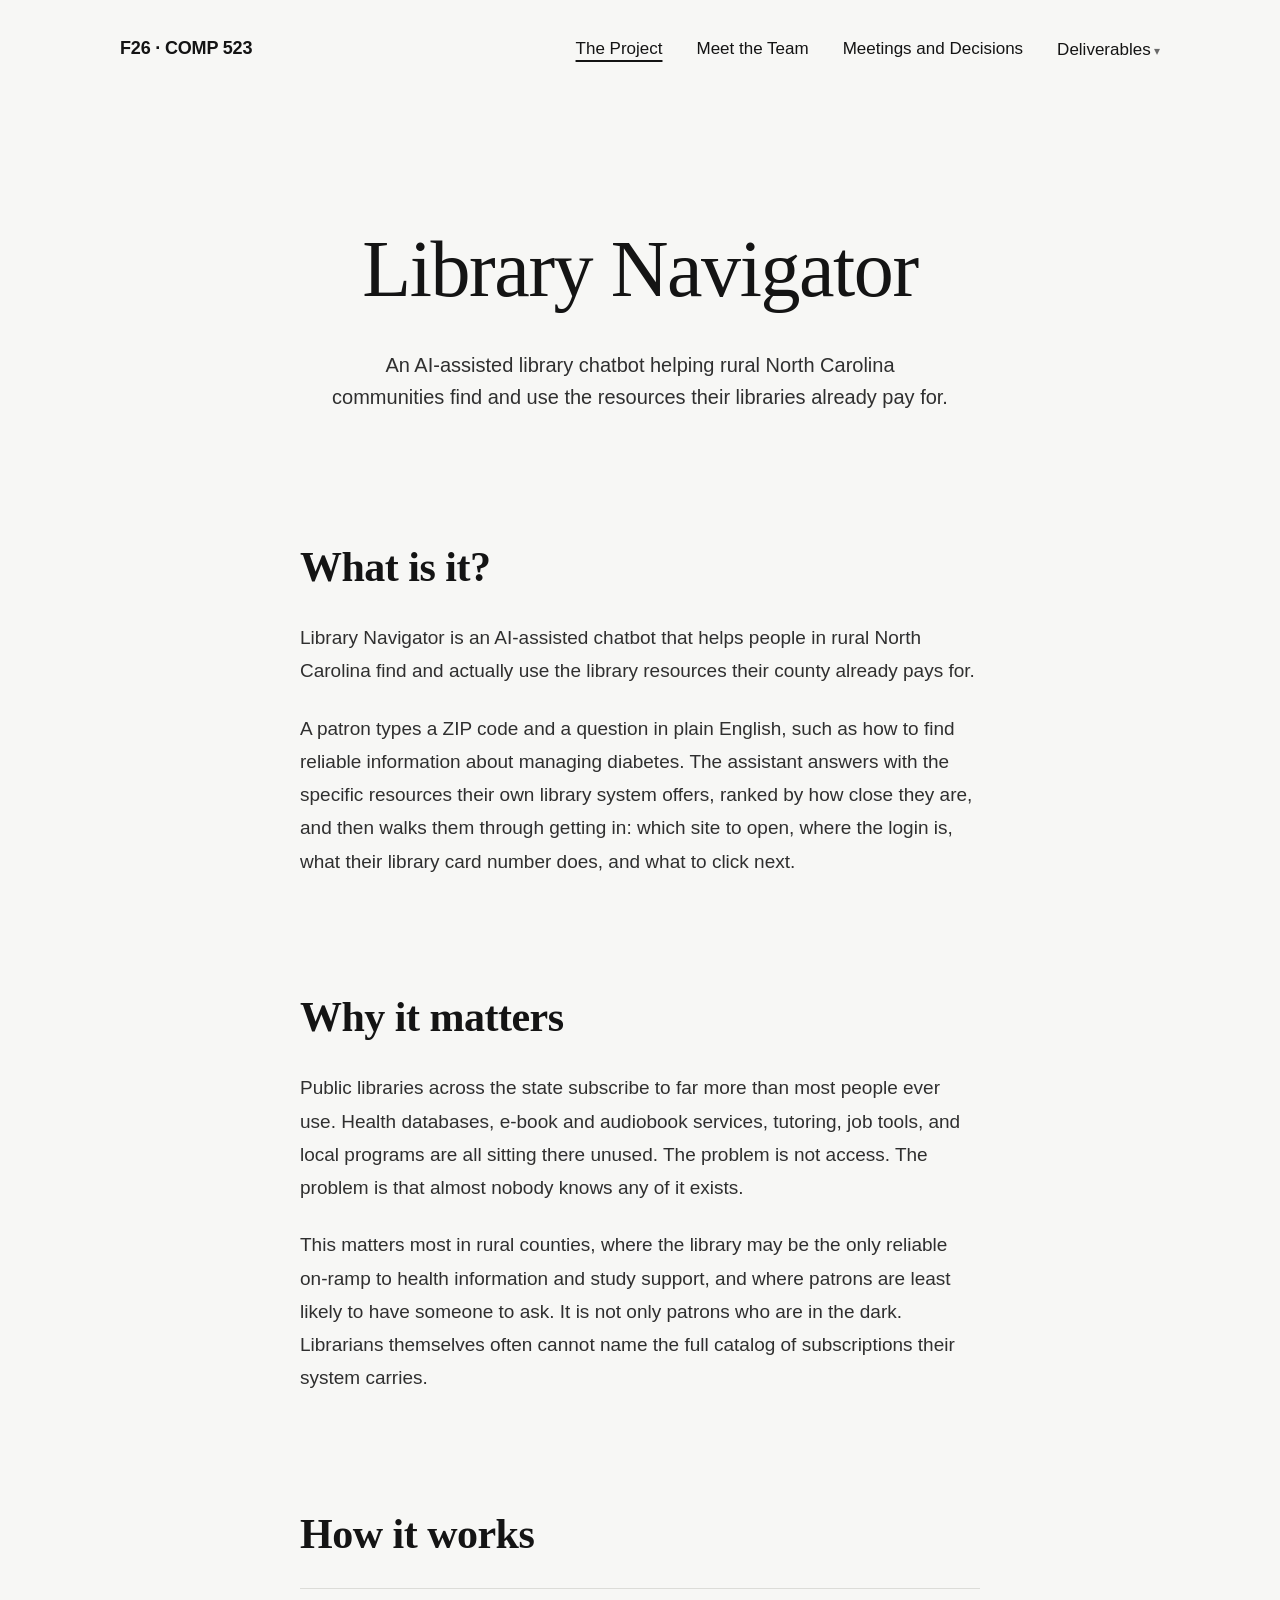
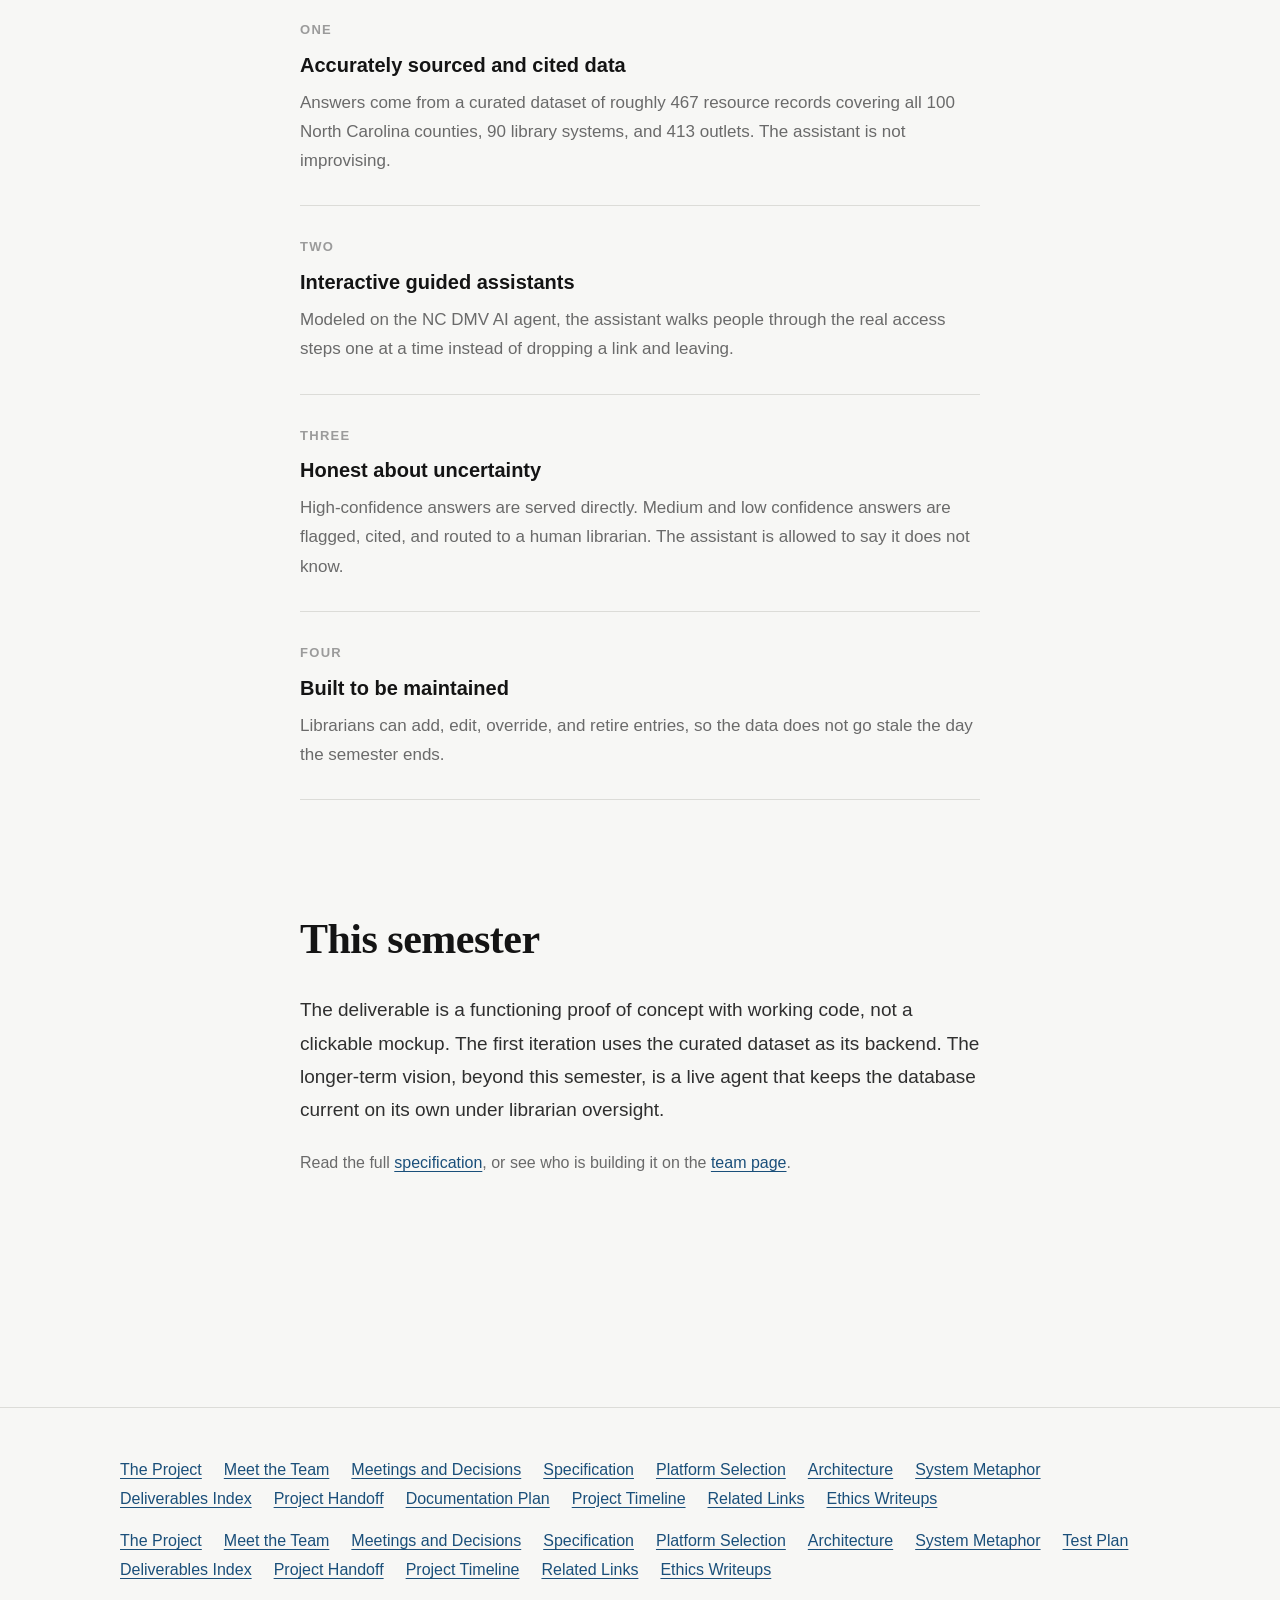
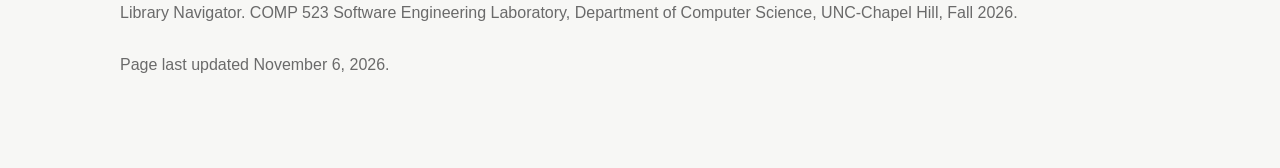
<file: index.html>
<!DOCTYPE html>
<html lang="en">
<head>
<meta charset="utf-8">
<meta name="viewport" content="width=device-width, initial-scale=1">
<title>Library Navigator | F26 COMP 523</title>
<meta name="description" content="An AI-assisted library chatbot helping rural North Carolina communities find the resources their libraries already pay for.">
<link rel="stylesheet" href="assets/site.css">
</head>
<body>
<a class="skip" href="#main">Skip to content</a>

<header>
  <div class="masthead">
    <a class="brand" href="index.html">F26 &middot; COMP 523</a>
    <button class="navtoggle" type="button" aria-expanded="false" aria-controls="primary-nav">Menu</button>
    <nav class="nav" id="primary-nav" aria-label="Primary">
      <a href="index.html" data-page="index.html">The Project</a>
      <a href="team.html" data-page="team.html">Meet the Team</a>
      <a href="meetings.html" data-page="meetings.html">Meetings and Decisions</a>
      <div class="menu">
        <button class="menubtn" type="button" aria-expanded="false" aria-haspopup="true">Deliverables</button>
        <ul class="menulist">
          <li><a href="specification.html" data-page="specification.html">Specification</a></li>
          <li><a href="platform.html" data-page="platform.html">Platform Selection</a></li>
          <li><a href="architecture.html" data-page="architecture.html">Architecture</a></li>
          <li><a href="metaphor.html" data-page="metaphor.html">System Metaphor</a></li>
          <li><a href="testplan.html" data-page="testplan.html">Test Plan</a></li>
          <li><a href="deliverables.html" data-page="deliverables.html">Deliverables Index</a></li>
          <li><a href="handoff.html" data-page="handoff.html">Project Handoff</a></li>
          <li><a href="documentation-plan.html" data-page="documentation-plan.html">Documentation Plan</a></li>
          <li><a href="timeline.html" data-page="timeline.html">Project Timeline</a></li>
          <li><a href="resources.html" data-page="resources.html">Related Links</a></li>
          <li><a href="ethics.html" data-page="ethics.html">Ethics Writeups</a></li>
        </ul>
      </div>
    </nav>
  </div>
</header>

<main id="main">

  <div class="pagehead">
    <h1 class="pagetitle">Library Navigator</h1>
    <p class="deck">An AI-assisted library chatbot helping rural North Carolina communities find and use the resources their libraries already pay for.</p>
  </div>

  <section class="section">
    <div class="col">
      <h2>What is it?</h2>
      <p>Library Navigator is an AI-assisted chatbot that helps people in rural
      North Carolina find and actually use the library resources their county
      already pays for.</p>
      <p>A patron types a ZIP code and a question in plain English, such as how to
      find reliable information about managing diabetes. The assistant answers with
      the specific resources their own library system offers, ranked by how close
      they are, and then walks them through getting in: which site to open, where
      the login is, what their library card number does, and what to click next.</p>
    </div>
  </section>
  <section class="section">
    <div class="col">
      <h2>Why it matters</h2>
      <p>Public libraries across the state subscribe to far more than most people
      ever use. Health databases, e-book and audiobook services, tutoring, job
      tools, and local programs are all sitting there unused. The problem is not
      access. The problem is that almost nobody knows any of it exists.</p>
      <p>This matters most in rural counties, where the library may be the only
      reliable on-ramp to health information and study support, and where patrons
      are least likely to have someone to ask. It is not only patrons who are in
      the dark. Librarians themselves often cannot name the full catalog of
      subscriptions their system carries.</p>
    </div>
  </section>
  <section class="section">
    <div class="col">
      <h2>How it works</h2>
      <div class="records">
      <div class="record">
        <div class="record-label">One</div>
        <div class="record-title">Accurately sourced and cited data</div>
        <div class="record-body">Answers come from a curated dataset of roughly 467 resource records covering all 100 North Carolina counties, 90 library systems, and 413 outlets. The assistant is not improvising.</div>
      </div>
      <div class="record">
        <div class="record-label">Two</div>
        <div class="record-title">Interactive guided assistants</div>
        <div class="record-body">Modeled on the NC DMV AI agent, the assistant walks people through the real access steps one at a time instead of dropping a link and leaving.</div>
      </div>
      <div class="record">
        <div class="record-label">Three</div>
        <div class="record-title">Honest about uncertainty</div>
        <div class="record-body">High-confidence answers are served directly. Medium and low confidence answers are flagged, cited, and routed to a human librarian. The assistant is allowed to say it does not know.</div>
      </div>
      <div class="record">
        <div class="record-label">Four</div>
        <div class="record-title">Built to be maintained</div>
        <div class="record-body">Librarians can add, edit, override, and retire entries, so the data does not go stale the day the semester ends.</div>
      </div>
      </div>
    </div>
  </section>
  <section class="section">
    <div class="col">
      <h2>This semester</h2>
      <p>The deliverable is a functioning proof of concept with working code, not a
      clickable mockup. The first iteration uses the curated dataset as its
      backend. The longer-term vision, beyond this semester, is a live agent that
      keeps the database current on its own under librarian oversight.</p>
      <p class="small muted">Read the full <a href="specification.html">specification</a>,
      or see who is building it on the <a href="team.html">team page</a>.</p>
    </div>
  </section>


</main>

<footer class="sitefoot">
  <div class="sitefoot-inner">
    <div class="sitefoot-nav"><a href="index.html">The Project</a><a href="team.html">Meet the Team</a><a href="meetings.html">Meetings and Decisions</a><a href="specification.html">Specification</a><a href="platform.html">Platform Selection</a><a href="architecture.html">Architecture</a><a href="metaphor.html">System Metaphor</a><a href="deliverables.html">Deliverables Index</a><a href="handoff.html">Project Handoff</a><a href="documentation-plan.html">Documentation Plan</a><a href="timeline.html">Project Timeline</a><a href="resources.html">Related Links</a><a href="ethics.html">Ethics Writeups</a></div>
    <div class="sitefoot-nav"><a href="index.html">The Project</a><a href="team.html">Meet the Team</a><a href="meetings.html">Meetings and Decisions</a><a href="specification.html">Specification</a><a href="platform.html">Platform Selection</a><a href="architecture.html">Architecture</a><a href="metaphor.html">System Metaphor</a><a href="testplan.html">Test Plan</a><a href="deliverables.html">Deliverables Index</a><a href="handoff.html">Project Handoff</a><a href="timeline.html">Project Timeline</a><a href="resources.html">Related Links</a><a href="ethics.html">Ethics Writeups</a></div>
    <p>Library Navigator. COMP 523 Software Engineering Laboratory, Department of
    Computer Science, UNC-Chapel Hill, Fall 2026.</p>
    <p class="updated small"></p>
  </div>
</footer>

<script src="assets/data.js"></script>
<script src="assets/site.js"></script>
</body>
</html>
</file>
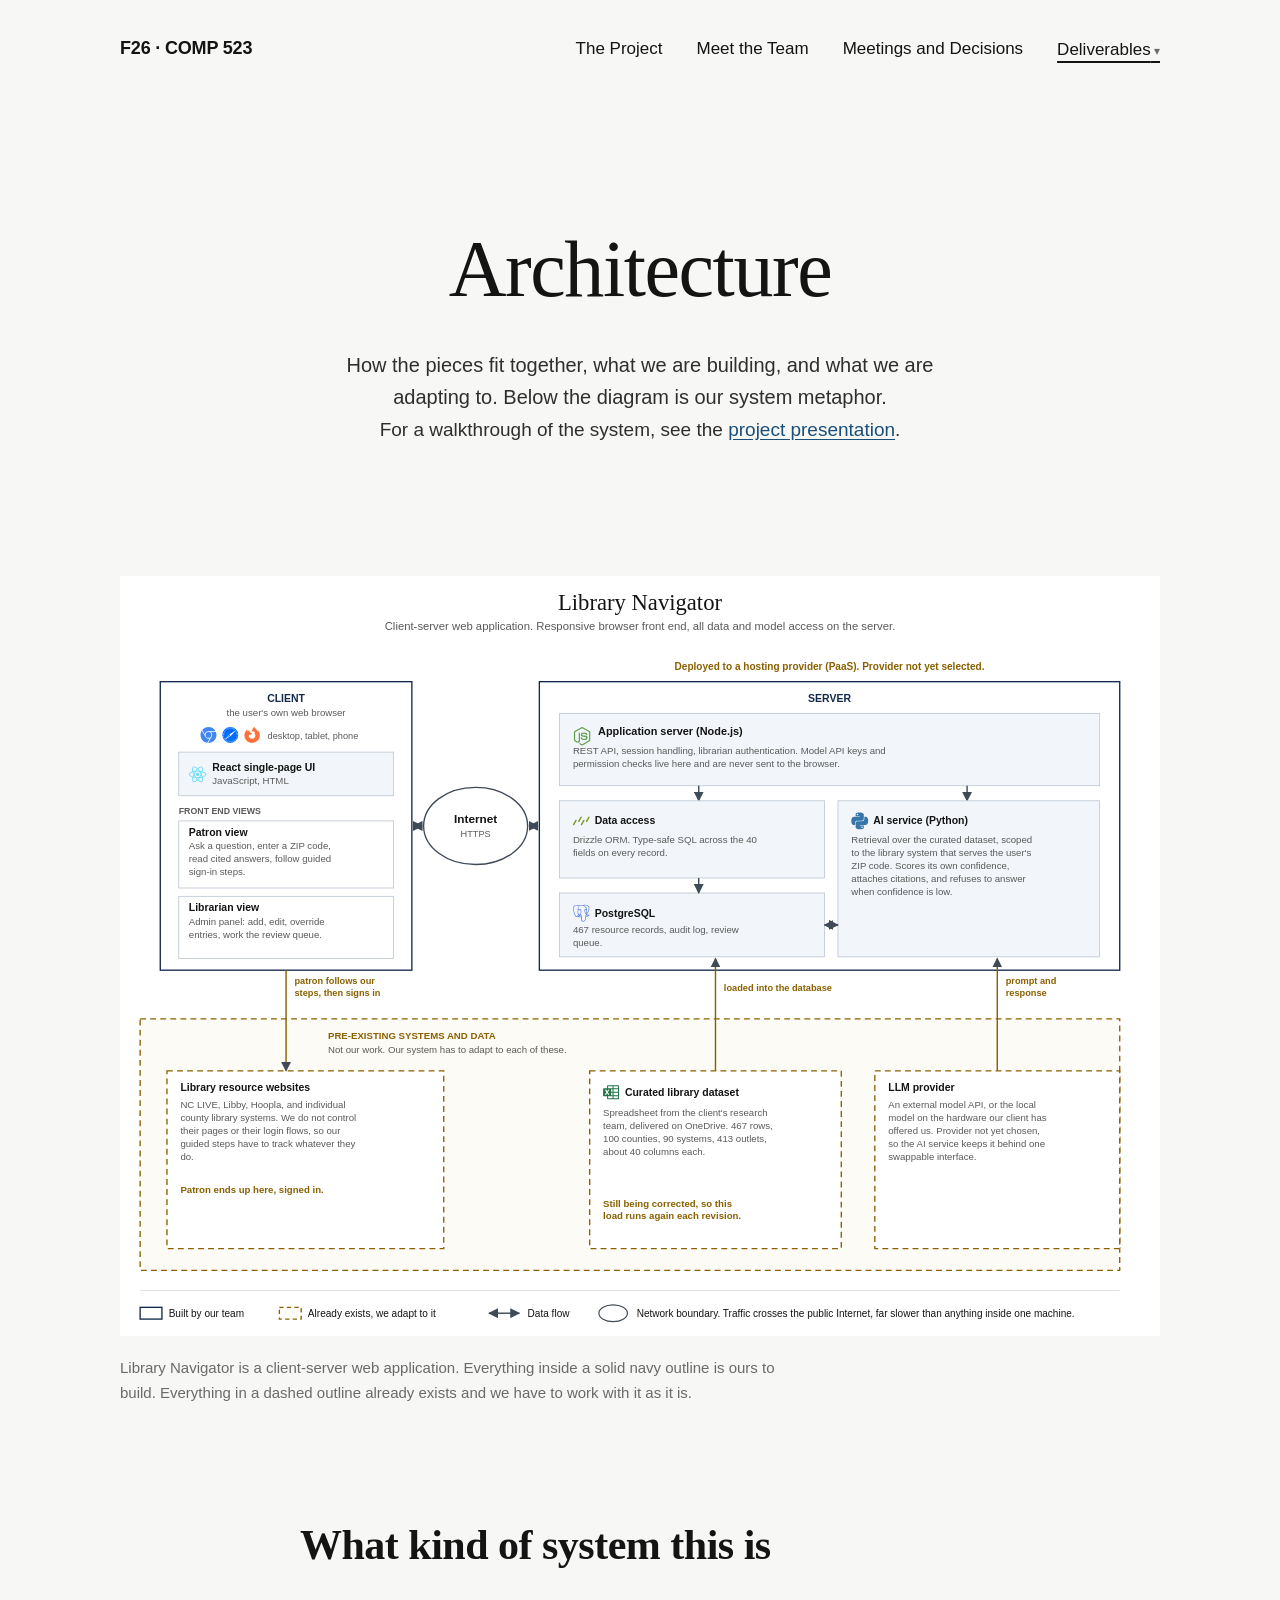
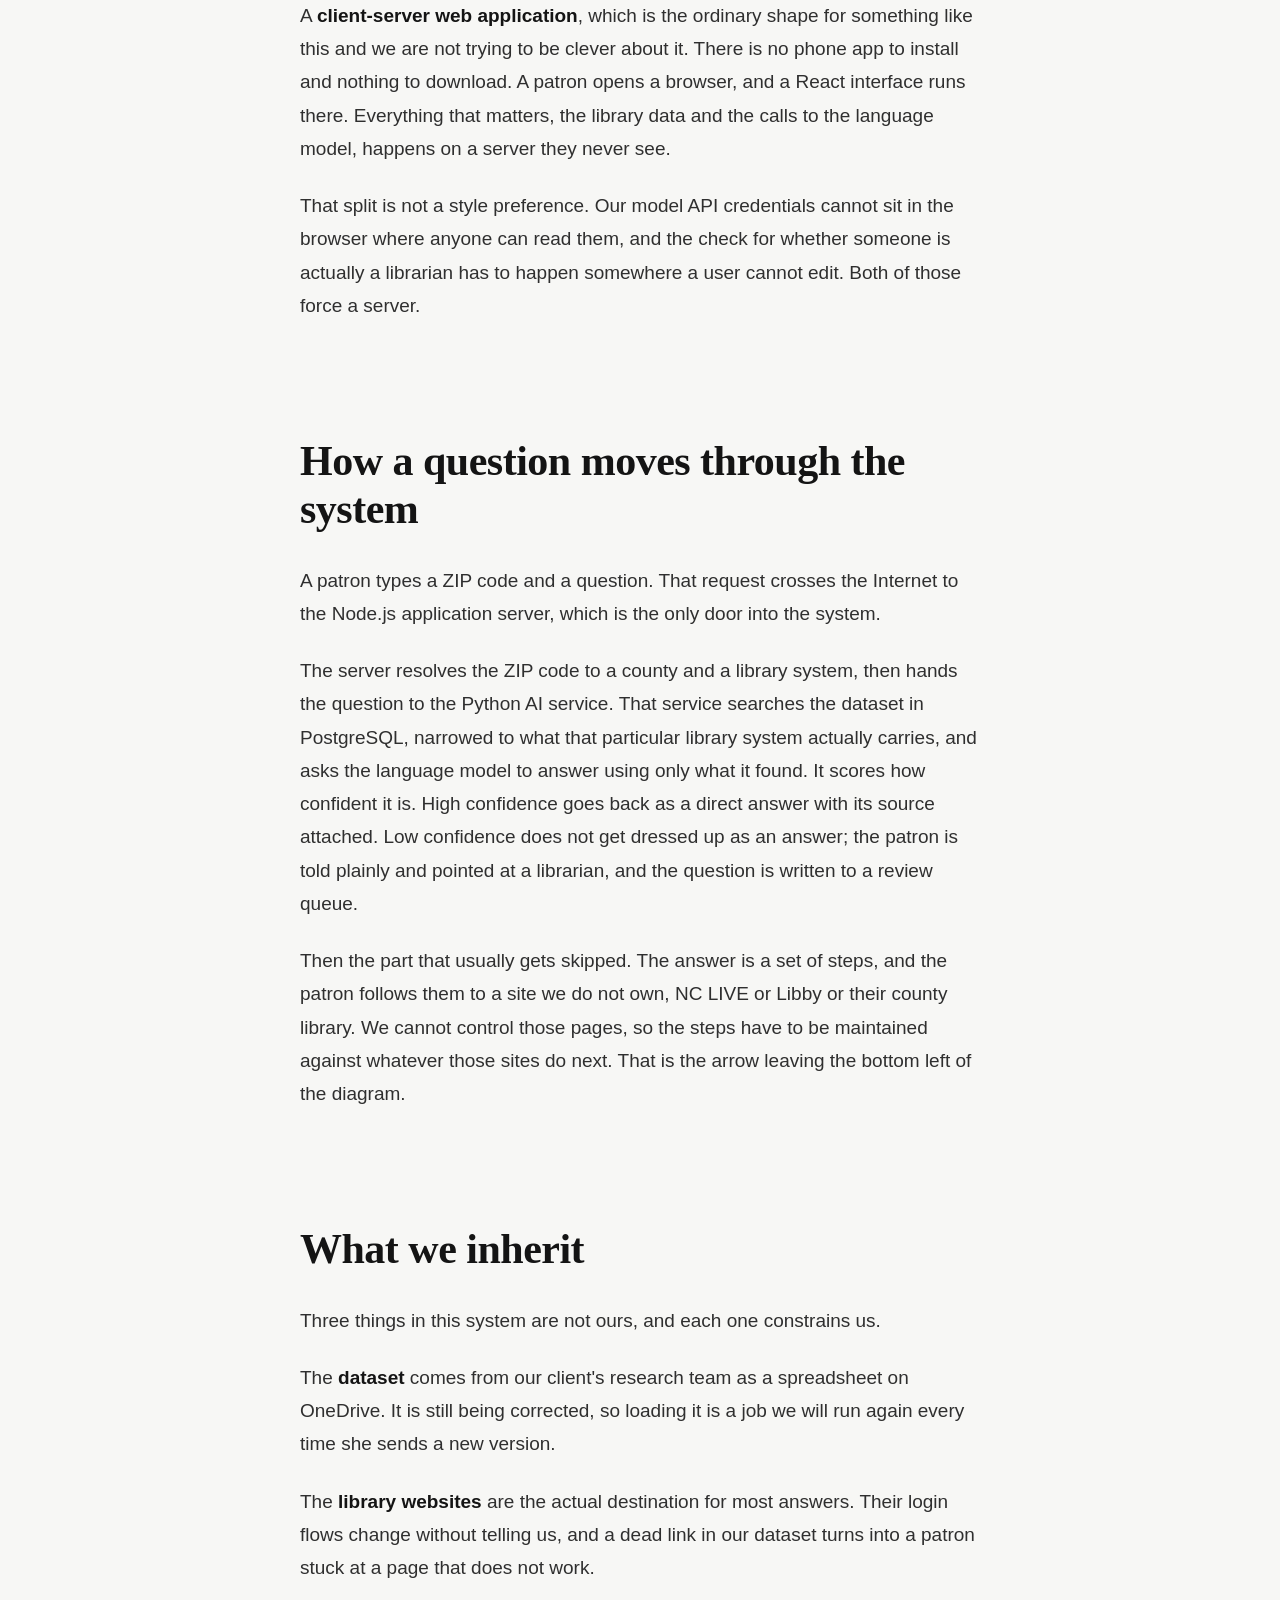
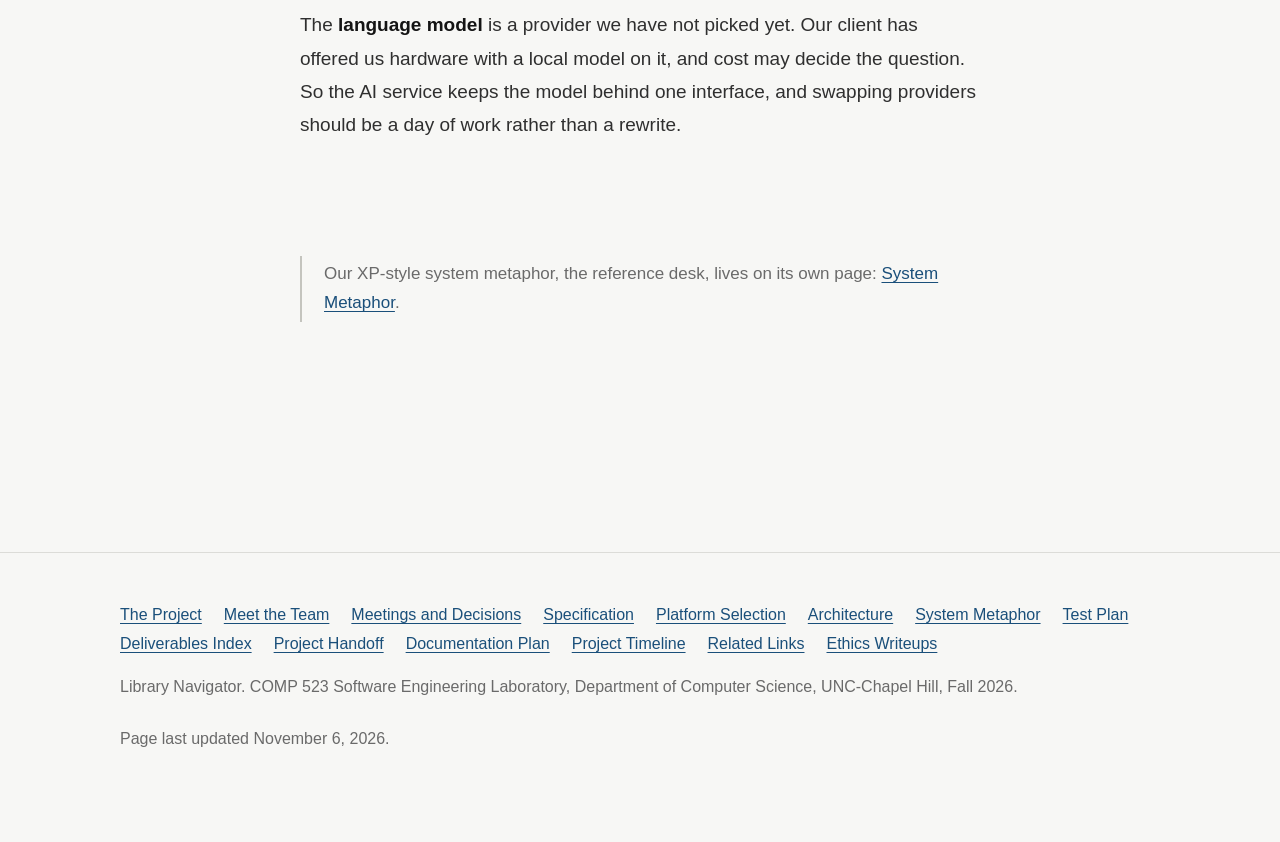
<file: architecture.html>
<!DOCTYPE html>
<html lang="en">
<head>
<meta charset="utf-8">
<meta name="viewport" content="width=device-width, initial-scale=1">
<title>Architecture and System Metaphor | F26 COMP 523</title>
<meta name="description" content="Architecture diagram and XP-style system metaphor for Library Navigator, a client-server web application.">
<link rel="stylesheet" href="assets/site.css">
</head>
<body>
<a class="skip" href="#main">Skip to content</a>

<header>
  <div class="masthead">
    <a class="brand" href="index.html">F26 &middot; COMP 523</a>
    <button class="navtoggle" type="button" aria-expanded="false" aria-controls="primary-nav">Menu</button>
    <nav class="nav" id="primary-nav" aria-label="Primary">
      <a href="index.html" data-page="index.html">The Project</a>
      <a href="team.html" data-page="team.html">Meet the Team</a>
      <a href="meetings.html" data-page="meetings.html">Meetings and Decisions</a>
      <div class="menu">
        <button class="menubtn" type="button" aria-expanded="false" aria-haspopup="true">Deliverables</button>
        <ul class="menulist">
          <li><a href="specification.html" data-page="specification.html">Specification</a></li>
          <li><a href="platform.html" data-page="platform.html">Platform Selection</a></li>
          <li><a href="architecture.html" data-page="architecture.html">Architecture</a></li>
          <li><a href="metaphor.html" data-page="metaphor.html">System Metaphor</a></li>
          <li><a href="testplan.html" data-page="testplan.html">Test Plan</a></li>
          <li><a href="deliverables.html" data-page="deliverables.html">Deliverables Index</a></li>
          <li><a href="handoff.html" data-page="handoff.html">Project Handoff</a></li>
          <li><a href="documentation-plan.html" data-page="documentation-plan.html">Documentation Plan</a></li>
          <li><a href="timeline.html" data-page="timeline.html">Project Timeline</a></li>
          <li><a href="resources.html" data-page="resources.html">Related Links</a></li>
          <li><a href="ethics.html" data-page="ethics.html">Ethics Writeups</a></li>
        </ul>
      </div>
    </nav>
  </div>
</header>

<main id="main">

  <div class="pagehead">
    <h1 class="pagetitle">Architecture</h1>
    <p class="deck">How the pieces fit together, what we are building, and what we are
    adapting to. Below the diagram is our system metaphor.</p>
    <p>For a walkthrough of the system, see the 
      <a href="https://docs.google.com/presentation/d/1XlP-alvGlKUiFMnP3gaOsZP42ueCCMOlAE8kYZl3Lm4/view?usp=sharing" target="_blank" rel="noopener">project presentation</a>.
    </p>
  </div>

  <section class="section">
    <figure class="diagram">
      <svg xmlns="http://www.w3.org/2000/svg" viewBox="0 0 1240 906" role="img" aria-labelledby="archtitle archdesc">
<title id="archtitle">Library Navigator architecture diagram</title>
<desc id="archdesc">A client-server web application. Patrons and librarians use a React interface in a web browser, which communicates over the Internet with a Node.js application server. The server holds a Python AI service for retrieval and guardrails, a Drizzle ORM data access layer, and a PostgreSQL database. Three pre-existing systems sit outside our work: the library resource websites patrons are guided to, the curated dataset supplied by the client, and an external LLM provider.</desc>
<defs><marker id="ah" viewBox="0 0 10 10" refX="9" refY="5" markerWidth="7" markerHeight="7" orient="auto-start-reverse"><path d="M0 0 L10 5 L0 10 z" fill="#3f4a57"/></marker><marker id="ahs" viewBox="0 0 10 10" refX="9" refY="5" markerWidth="7" markerHeight="7" orient="auto-start-reverse"><path d="M0 0 L10 5 L0 10 z" fill="#3f4a57"/></marker></defs>
<rect width="1240" height="906" fill="#ffffff"/>
<text x="620" y="40" font-family="ui-serif, Georgia, 'Times New Roman', serif" font-size="27" fill="#141414" font-weight="400" text-anchor="middle">Library Navigator</text>
<text x="620" y="64" font-family="-apple-system, BlinkMacSystemFont, 'Segoe UI', Helvetica, Arial, sans-serif" font-size="13.5" fill="#5a5a5a" font-weight="400" text-anchor="middle">Client-server web application. Responsive browser front end, all data and model access on the server.</text>
<text x="846" y="112" font-family="-apple-system, BlinkMacSystemFont, 'Segoe UI', Helvetica, Arial, sans-serif" font-size="12" fill="#8a6000" font-weight="600" text-anchor="middle">Deployed to a hosting provider (PaaS). Provider not yet selected.</text>
<rect x="48" y="126" width="300" height="344" fill="#ffffff" stroke="#13294B" stroke-width="1.6"/>
<text x="198" y="150" font-family="-apple-system, BlinkMacSystemFont, 'Segoe UI', Helvetica, Arial, sans-serif" font-size="12.5" fill="#13294B" font-weight="700" text-anchor="middle">CLIENT</text>
<text x="198" y="167" font-family="-apple-system, BlinkMacSystemFont, 'Segoe UI', Helvetica, Arial, sans-serif" font-size="11.5" fill="#5a5a5a" font-weight="400" text-anchor="middle">the user's own web browser</text>
<g transform="translate(96,180) scale(0.791667)"><path d="M12 0C8.21 0 4.831 1.757 2.632 4.501l3.953 6.848A5.454 5.454 0 0 1 12 6.545h10.691A12 12 0 0 0 12 0zM1.931 5.47A11.943 11.943 0 0 0 0 12c0 6.012 4.42 10.991 10.189 11.864l3.953-6.847a5.45 5.45 0 0 1-6.865-2.29zm13.342 2.166a5.446 5.446 0 0 1 1.45 7.09l.002.001h-.002l-5.344 9.257c.206.01.413.016.621.016 6.627 0 12-5.373 12-12 0-1.54-.29-3.011-.818-4.364zM12 16.364a4.364 4.364 0 1 1 0-8.728 4.364 4.364 0 0 1 0 8.728Z" fill="#4285F4"/></g>
<g transform="translate(122,180) scale(0.791667)"><path d="M12 0A12 12 0 0 0 0 12a12 12 0 0 0 12 12 12 12 0 0 0 12-12A12 12 0 0 0 12 0zm-.004.953h.006c.063 0 .113.05.113.113v1.842c0 .063-.05.113-.113.113h-.006a.112.112 0 0 1-.113-.113V1.066c0-.063.05-.113.113-.113zm-.941.041c.056.001.104.046.11.104l.077.918a.112.112 0 0 1-.101.12h-.01a.11.11 0 0 1-.12-.1l-.08-.919a.112.112 0 0 1 .102-.12h.01l.012-.003zm1.892 0H12.965a.113.113 0 0 1 .103.121l-.08.92a.111.111 0 0 1-.12.102h-.009a.111.111 0 0 1-.101-.121l.078-.92a.112.112 0 0 1 .111-.102zm-2.838.123a.11.11 0 0 1 .106.092l.32 1.818c.01.06-.03.119-.09.13l-.01.001a.111.111 0 0 1-.128-.09l-.32-1.818a.111.111 0 0 1 .09-.129l.01-.002a.103.103 0 0 1 .022-.002zm3.784.002h.021l.008.002c.061.01.102.07.092.131l-.32 1.814c-.011.062-.07.101-.132.09h-.005a.113.113 0 0 1-.092-.13l.32-1.815a.111.111 0 0 1 .108-.092zm-4.715.203c.048.002.09.035.103.084l.239.893a.112.112 0 0 1-.079.139l-.005.001a.114.114 0 0 1-.14-.08l-.237-.894a.11.11 0 0 1 .078-.137l.006-.002a.123.123 0 0 1 .035-.004zm5.644 0a.11.11 0 0 1 .033.004l.006.002c.06.016.097.079.08.139l-.24.892a.112.112 0 0 1-.137.08l-.005-.002a.114.114 0 0 1-.08-.138l.24-.893a.112.112 0 0 1 .103-.084zm-6.562.285a.11.11 0 0 1 .107.073L9 3.42a.107.107 0 0 1-.064.139l-.012.005a.11.11 0 0 1-.14-.066L8.15 1.76a.11.11 0 0 1 .065-.14l.014-.005a.106.106 0 0 1 .03-.008zm7.469.002c.014 0 .028.001.042.006l.012.006c.057.02.087.082.067.139l-.633 1.738a.11.11 0 0 1-.14.066l-.013-.003A.11.11 0 0 1 15 3.42l.633-1.738a.108.108 0 0 1 .096-.073zm-8.352.366a.112.112 0 0 1 .105.064l.393.838a.112.112 0 0 1-.055.148l-.008.004a.11.11 0 0 1-.146-.054l-.395-.838a.112.112 0 0 1 .055-.149l.008-.004a.11.11 0 0 1 .043-.01zm9.246 0a.11.11 0 0 1 .043.01l.006.003a.11.11 0 0 1 .053.149l-.391.838a.112.112 0 0 1-.148.054l-.006-.002a.112.112 0 0 1-.055-.148l.393-.84a.112.112 0 0 1 .105-.064zm-10.092.44c.04-.002.08.018.102.056l.922 1.597a.113.113 0 0 1-.041.155l-.006.002a.113.113 0 0 1-.154-.041l-.922-1.598a.113.113 0 0 1 .04-.154l.007-.002a.11.11 0 0 1 .052-.016zm10.94.001c.018 0 .035.004.052.014l.004.002a.114.114 0 0 1 .041.156l-.923 1.596a.114.114 0 0 1-.157.04l-.004-.001a.112.112 0 0 1-.04-.155l.925-1.595a.113.113 0 0 1 .102-.057zM5.729 2.93a.11.11 0 0 1 .093.047l.532.753a.114.114 0 0 1-.028.159l-.004.002a.114.114 0 0 1-.158-.028l-.531-.752a.114.114 0 0 1 .027-.158l.006-.002a.113.113 0 0 1 .063-.021zm12.542 0a.11.11 0 0 1 .063.02l.006.003a.112.112 0 0 1 .027.156l-.531.756a.112.112 0 0 1-.156.028l-.006-.004a.112.112 0 0 1-.028-.157l.532-.755a.11.11 0 0 1 .093-.047zm.747.578a.11.11 0 0 1 .08.027l.006.004c.047.04.053.111.013.158L17.932 5.11a.11.11 0 0 1-.157.016l-.005-.006a.11.11 0 0 1-.014-.156l1.185-1.414a.114.114 0 0 1 .077-.041zM4.984 3.51a.11.11 0 0 1 .077.039L6.244 4.96a.112.112 0 0 1-.014.158l-.003.004a.112.112 0 0 1-.159-.014L4.883 3.697a.112.112 0 0 1 .013-.158l.006-.004a.111.111 0 0 1 .082-.025zm-.714.64c.027 0 .055.01.076.032l.658.66a.107.107 0 0 1 0 .152l-.01.01a.107.107 0 0 1-.152 0l-.66-.658a.11.11 0 0 1 0-.155l.01-.01a.111.111 0 0 1 .078-.03zm15.462 0c.028 0 .055.01.077.032l.007.007a.109.109 0 0 1 0 .155l-.658.66a.109.109 0 0 1-.154 0l-.008-.008a.109.109 0 0 1 0-.154l.658-.66a.11.11 0 0 1 .078-.032zm.707.66c.038 0 .071.02.092.075a.112.112 0 0 1-.023.117l-7.606 8.08c-3.084 2.024-6.149 4.04-9.222 6.05-.078.051-.17.082-.211-.028a.112.112 0 0 1 .023-.118l7.594-8.08c3.084-2.023 6.161-4.039 9.234-6.049a.247.247 0 0 1 .12-.046zm-16.824.045a.109.109 0 0 1 .08.026l1.416 1.187a.11.11 0 0 1 .014.157l-.006.005a.11.11 0 0 1-.156.014L3.549 5.057a.109.109 0 0 1-.014-.155l.006-.007a.108.108 0 0 1 .074-.04zm17.336.756c.036 0 .072.017.094.05l.004.003a.114.114 0 0 1-.028.158l-.753.53a.112.112 0 0 1-.157-.028l-.004-.004a.114.114 0 0 1 .028-.158l.754-.53a.113.113 0 0 1 .062-.02zm-17.904.002c.02 0 .042.007.06.02l.76.531c.05.035.06.103.026.152l-.006.01a.109.109 0 0 1-.153.026l-.76-.532a.109.109 0 0 1-.025-.152l.006-.01a.108.108 0 0 1 .092-.045zm-.512.803c.018 0 .036.006.053.016l1.596.923a.111.111 0 0 1 .04.153l-.003.006a.111.111 0 0 1-.153.04L2.473 6.63a.111.111 0 0 1-.041-.152l.004-.006a.11.11 0 0 1 .1-.055zm18.932 0a.11.11 0 0 1 .1.055l.001.004a.113.113 0 0 1-.04.154l-1.596.926a.113.113 0 0 1-.155-.041l-.002-.004a.113.113 0 0 1 .041-.155l1.596-.925a.115.115 0 0 1 .055-.014zm-19.373.846c.014 0 .029.003.043.01l.838.392a.11.11 0 0 1 .052.147l-.004.01a.11.11 0 0 1-.146.052l-.838-.393a.11.11 0 0 1-.053-.146l.004-.01a.109.109 0 0 1 .104-.062zm19.81.002a.11.11 0 0 1 .106.062l.002.008a.11.11 0 0 1-.053.146l-.838.393a.11.11 0 0 1-.146-.053l-.004-.008a.11.11 0 0 1 .052-.146l.838-.393a.11.11 0 0 1 .043-.01zm-20.183.88c.014 0 .028.001.043.006l1.732.631a.112.112 0 0 1 .067.145l-.002.006a.11.11 0 0 1-.143.066l-1.732-.63a.113.113 0 0 1-.069-.145l.002-.004a.115.115 0 0 1 .102-.074zm20.549 0a.113.113 0 0 1 .11.075l.003.004a.115.115 0 0 1-.069.146l-1.732.629a.112.112 0 0 1-.145-.066l-.001-.006a.113.113 0 0 1 .068-.145l1.732-.63a.11.11 0 0 1 .034-.006zm-20.836.909a.11.11 0 0 1 .033.004l.892.24c.06.016.096.077.08.137l-.002.007a.11.11 0 0 1-.136.079l-.895-.239a.113.113 0 0 1-.078-.138l.002-.006a.113.113 0 0 1 .104-.084zm21.13.002a.115.115 0 0 1 .106.084v.004a.112.112 0 0 1-.078.138l-.893.239a.112.112 0 0 1-.138-.079v-.005a.112.112 0 0 1 .078-.14l.892-.237a.11.11 0 0 1 .033-.004zm-21.335.93.023.001 1.814.323c.062.01.101.069.09.13v.006a.111.111 0 0 1-.13.09l-1.815-.322a.113.113 0 0 1-.092-.131l.002-.006a.11.11 0 0 1 .108-.092zm21.519.001h.022c.052.002.1.038.109.092v.006c.01.062-.03.12-.092.13l-1.814.321a.113.113 0 0 1-.131-.092v-.005a.113.113 0 0 1 .092-.131l1.814-.32zm-21.644.944h.011l.922.084a.11.11 0 0 1 .102.119l-.002.01a.11.11 0 0 1-.121.1l-.922-.083a.11.11 0 0 1-.1-.12v-.009a.111.111 0 0 1 .11-.101zm21.779.002h.012c.056 0 .106.043.11.101v.008a.111.111 0 0 1-.1.121l-.923.08a.111.111 0 0 1-.12-.101v-.008a.111.111 0 0 1 .1-.121l.92-.08zm-11.82.73L6.091 16.95c2.02-1.324 4.039-2.646 6.066-3.976l-1.095-1.31zm11.87.219c.063 0 .114.05.114.113v.004c0 .063-.05.113-.113.113l-1.844.004a.113.113 0 0 1-.113-.113v-.004c0-.063.05-.113.113-.113l1.844-.004zm-21.869.002h1.844c.062 0 .112.05.112.111v.008c0 .062-.05.111-.112.111H1.064a.111.111 0 0 1-.11-.111v-.008c0-.061.049-.111.11-.111zm.952.875h.011a.11.11 0 0 1 .11.101v.006a.111.111 0 0 1-.102.121l-.922.08a.11.11 0 0 1-.119-.101l-.002-.006a.111.111 0 0 1 .102-.121l.922-.08zm19.955 0h.011l.922.08a.11.11 0 0 1 .102.119v.008a.112.112 0 0 1-.121.101l-.922-.08a.11.11 0 0 1-.102-.119v-.008a.111.111 0 0 1 .11-.101zm-18.924.705c.053.001.098.04.107.094l.002.004c.011.061-.03.12-.092.13l-1.812.32a.113.113 0 0 1-.13-.091v-.004a.115.115 0 0 1 .09-.133l1.811-.318a.117.117 0 0 1 .024-.002zm17.902 0c.008 0 .016 0 .024.002l1.816.32c.061.011.1.07.09.131v.004a.113.113 0 0 1-.131.092l-1.816-.32a.112.112 0 0 1-.09-.131v-.004a.113.113 0 0 1 .107-.094zM2.332 14.477a.11.11 0 0 1 .104.082l.002.005c.016.06-.02.121-.08.137l-.891.24a.112.112 0 0 1-.137-.08l-.002-.006a.112.112 0 0 1 .08-.136l.89-.239a.112.112 0 0 1 .034-.003zm19.332 0c.011 0 .024 0 .035.003l.893.239c.06.016.096.077.08.136l-.002.006a.111.111 0 0 1-.137.078l-.894-.238a.111.111 0 0 1-.078-.137l.002-.005a.109.109 0 0 1 .101-.082zm-18.213.517a.11.11 0 0 1 .11.074l.002.004a.112.112 0 0 1-.067.145l-1.732.63a.113.113 0 0 1-.145-.068l-.002-.004a.113.113 0 0 1 .069-.144L3.418 15a.11.11 0 0 1 .033-.006zm17.086 0c.015 0 .029 0 .043.006l1.734.63a.111.111 0 0 1 .067.143l-.002.008a.111.111 0 0 1-.143.067l-1.734-.631a.111.111 0 0 1-.066-.143l.002-.008a.111.111 0 0 1 .1-.072zM2.92 16.117a.109.109 0 0 1 .103.063l.004.01a.108.108 0 0 1-.052.144l-.838.393a.11.11 0 0 1-.147-.055l-.004-.008a.11.11 0 0 1 .053-.146l.838-.391a.112.112 0 0 1 .043-.01zm18.158 0a.11.11 0 0 1 .043.01l.838.39c.056.027.08.093.055.149l-.002.004a.112.112 0 0 1-.149.055l-.838-.391a.112.112 0 0 1-.054-.148l.002-.004a.112.112 0 0 1 .105-.065zm-16.957.315c.04-.001.078.02.1.056l.004.004a.11.11 0 0 1-.041.153l-1.596.921a.113.113 0 0 1-.154-.04l-.002-.005a.113.113 0 0 1 .04-.154l1.596-.922a.109.109 0 0 1 .053-.013zm15.756 0c.018 0 .036.004.053.013l1.597.924a.11.11 0 0 1 .041.152l-.002.004a.11.11 0 0 1-.152.041l-1.598-.921a.113.113 0 0 1-.04-.155l.001-.002a.111.111 0 0 1 .1-.056zm.328 1.193a.11.11 0 0 1 .06.021l.758.534c.05.035.061.102.026.152l-.004.008a.111.111 0 0 1-.154.027l-.756-.535a.109.109 0 0 1-.028-.152l.006-.008a.11.11 0 0 1 .092-.047zm-16.412.002c.035 0 .072.016.094.047l.004.008a.109.109 0 0 1-.028.152l-.756.531a.108.108 0 0 1-.152-.025l-.006-.008a.109.109 0 0 1 .028-.152l.755-.534a.107.107 0 0 1 .061-.019zm15.162.102a.112.112 0 0 1 .082.025l1.414 1.187a.11.11 0 0 1 .014.157l-.004.004a.113.113 0 0 1-.158.013L18.89 17.93a.11.11 0 0 1-.014-.157l.004-.005a.108.108 0 0 1 .074-.04zm-12.812 1.12a.11.11 0 0 1 .08.026l.007.008a.11.11 0 0 1 .014.154L5.06 20.451a.11.11 0 0 1-.155.012l-.008-.006a.11.11 0 0 1-.013-.154l1.185-1.414a.11.11 0 0 1 .075-.04zm11.703 0c.032 0 .065.015.088.042l1.181 1.41c.04.048.035.12-.013.16l-.002.002a.114.114 0 0 1-.16-.014l-1.182-1.41a.114.114 0 0 1 .013-.16l.002-.002a.115.115 0 0 1 .073-.027zm-12.928.114c.027 0 .054.01.074.031l.014.012a.107.107 0 0 1 0 .15l-.662.66a.105.105 0 0 1-.149 0l-.011-.011a.105.105 0 0 1 0-.149l.66-.662a.105.105 0 0 1 .074-.031zm14.164 0c.027 0 .053.01.074.031l.66.662a.106.106 0 0 1 0 .15l-.011.012a.106.106 0 0 1-.15-.002l-.66-.66a.106.106 0 0 1 .001-.15l.01-.012a.108.108 0 0 1 .076-.031zm-11.627.797c.018 0 .034.006.05.015l.007.004a.11.11 0 0 1 .04.15l-.921 1.598a.11.11 0 0 1-.15.041l-.008-.004a.111.111 0 0 1-.04-.152l.922-1.596a.113.113 0 0 1 .1-.056zm9.088.002a.11.11 0 0 1 .1.054l.925 1.596a.113.113 0 0 1-.04.154h-.005a.11.11 0 0 1-.152-.039l-.926-1.595a.113.113 0 0 1 .041-.155l.004-.002a.108.108 0 0 1 .053-.013zm-10.285.324c.021 0 .043.008.062.021l.004.002c.051.036.063.106.028.157l-.53.755a.112.112 0 0 1-.156.028l-.004-.002a.112.112 0 0 1-.027-.156l.53-.756a.113.113 0 0 1 .093-.05zm11.484.002c.036 0 .072.015.094.047l.53.756c.035.05.023.12-.028.156l-.004.002a.112.112 0 0 1-.156-.028l-.53-.755a.112.112 0 0 1 .028-.157l.004-.002a.112.112 0 0 1 .062-.02zm-8.863.342a.11.11 0 0 1 .043.006l.012.005c.056.02.084.081.064.137l-.633 1.74a.105.105 0 0 1-.136.063l-.014-.004a.106.106 0 0 1-.065-.137l.633-1.74a.107.107 0 0 1 .096-.07zm6.232 0a.107.107 0 0 1 .106.07l.633 1.738a.107.107 0 0 1-.065.137l-.015.006a.107.107 0 0 1-.137-.065L15 20.578a.107.107 0 0 1 .064-.137l.014-.005a.117.117 0 0 1 .033-.006zm-4.695.41c.008 0 .014 0 .021.002l.006.002c.062.01.101.067.09.129l-.318 1.812a.113.113 0 0 1-.131.092l-.004-.002a.111.111 0 0 1-.092-.129l.32-1.812a.113.113 0 0 1 .108-.094zm3.146.002c.008-.002.015 0 .022 0a.111.111 0 0 1 .107.092l.32 1.812c.012.061-.03.12-.091.131l-.004.002a.113.113 0 0 1-.13-.092l-.321-1.812a.113.113 0 0 1 .092-.131l.005-.002zm-5.79.119a.11.11 0 0 1 .042.01l.004.002a.114.114 0 0 1 .055.15l-.393.834a.112.112 0 0 1-.148.055l-.004-.002a.112.112 0 0 1-.055-.149l.393-.836a.112.112 0 0 1 .105-.064zm8.458 0a.108.108 0 0 1 .104.062l.39.84a.11.11 0 0 1-.052.147l-.008.004a.11.11 0 0 1-.146-.055l-.391-.838a.11.11 0 0 1 .053-.146l.008-.004a.11.11 0 0 1 .042-.01zm-4.236.018H12c.063 0 .115.05.115.113l.002 1.84c0 .063-.05.113-.113.113h-.006a.113.113 0 0 1-.113-.113l-.004-1.838c0-.063.05-.115.113-.115zm-2.592.578c.011 0 .022 0 .034.004l.005.002c.06.016.095.077.079.136l-.24.893a.111.111 0 0 1-.137.078l-.006-.002a.111.111 0 0 1-.078-.137l.24-.89a.113.113 0 0 1 .103-.084zm5.196.002a.11.11 0 0 1 .103.082l.24.89a.11.11 0 0 1-.078.137l-.006.002a.11.11 0 0 1-.136-.078l-.24-.89a.11.11 0 0 1 .078-.138l.005-.002a.112.112 0 0 1 .034-.003zm-3.475.302h.01l.008.002c.061.006.107.06.101.121l-.08.92a.112.112 0 0 1-.121.102h-.008a.11.11 0 0 1-.1-.121l.08-.922a.111.111 0 0 1 .11-.102zm1.736 0h.02a.11.11 0 0 1 .107.102l.08.924a.11.11 0 0 1-.101.119l-.008.002a.11.11 0 0 1-.12-.102l-.08-.924a.112.112 0 0 1 .102-.12z" fill="#006CFF"/></g>
<g transform="translate(148,180) scale(0.791667)"><path d="M8.824 7.287c.008 0 .004 0 0 0zm-2.8-1.4c.006 0 .003 0 0 0zm16.754 2.161c-.505-1.215-1.53-2.528-2.333-2.943.654 1.283 1.033 2.57 1.177 3.53l.002.02c-1.314-3.278-3.544-4.6-5.366-7.477-.091-.147-.184-.292-.273-.446a3.545 3.545 0 01-.13-.24 2.118 2.118 0 01-.172-.46.03.03 0 00-.027-.03.038.038 0 00-.021 0l-.006.001a.037.037 0 00-.01.005L15.624 0c-2.585 1.515-3.657 4.168-3.932 5.856a6.197 6.197 0 00-2.305.587.297.297 0 00-.147.37c.057.162.24.24.396.17a5.622 5.622 0 012.008-.523l.067-.005a5.847 5.847 0 011.957.222l.095.03a5.816 5.816 0 01.616.228c.08.036.16.073.238.112l.107.055a5.835 5.835 0 01.368.211 5.953 5.953 0 012.034 2.104c-.62-.437-1.733-.868-2.803-.681 4.183 2.09 3.06 9.292-2.737 9.02a5.164 5.164 0 01-1.513-.292 4.42 4.42 0 01-.538-.232c-1.42-.735-2.593-2.121-2.74-3.806 0 0 .537-2 3.845-2 .357 0 1.38-.998 1.398-1.287-.005-.095-2.029-.9-2.817-1.677-.422-.416-.622-.616-.8-.767a3.47 3.47 0 00-.301-.227 5.388 5.388 0 01-.032-2.842c-1.195.544-2.124 1.403-2.8 2.163h-.006c-.46-.584-.428-2.51-.402-2.913-.006-.025-.343.176-.389.206-.406.29-.787.616-1.136.974-.397.403-.76.839-1.085 1.303a9.816 9.816 0 00-1.562 3.52c-.003.013-.11.487-.19 1.073-.013.09-.026.181-.037.272a7.8 7.8 0 00-.069.667l-.002.034-.023.387-.001.06C.386 18.795 5.593 24 12.016 24c5.752 0 10.527-4.176 11.463-9.661.02-.149.035-.298.052-.448.232-1.994-.025-4.09-.753-5.844z" fill="#FF7139"/></g>
<text x="176" y="194" font-family="-apple-system, BlinkMacSystemFont, 'Segoe UI', Helvetica, Arial, sans-serif" font-size="11" fill="#5a5a5a" font-weight="400" text-anchor="start">desktop, tablet, phone</text>
<rect x="70" y="210" width="256" height="52" fill="#f2f5f9" stroke="#c3cdd9" stroke-width="1.1"/>
<g transform="translate(82,226) scale(0.875)"><path d="M14.23 12.004a2.236 2.236 0 0 1-2.235 2.236 2.236 2.236 0 0 1-2.236-2.236 2.236 2.236 0 0 1 2.235-2.236 2.236 2.236 0 0 1 2.236 2.236zm2.648-10.69c-1.346 0-3.107.96-4.888 2.622-1.78-1.653-3.542-2.602-4.887-2.602-.41 0-.783.093-1.106.278-1.375.793-1.683 3.264-.973 6.365C1.98 8.917 0 10.42 0 12.004c0 1.59 1.99 3.097 5.043 4.03-.704 3.113-.39 5.588.988 6.38.32.187.69.275 1.102.275 1.345 0 3.107-.96 4.888-2.624 1.78 1.654 3.542 2.603 4.887 2.603.41 0 .783-.09 1.106-.275 1.374-.792 1.683-3.263.973-6.365C22.02 15.096 24 13.59 24 12.004c0-1.59-1.99-3.097-5.043-4.032.704-3.11.39-5.587-.988-6.38-.318-.184-.688-.277-1.092-.278zm-.005 1.09v.006c.225 0 .406.044.558.127.666.382.955 1.835.73 3.704-.054.46-.142.945-.25 1.44-.96-.236-2.006-.417-3.107-.534-.66-.905-1.345-1.727-2.035-2.447 1.592-1.48 3.087-2.292 4.105-2.295zm-9.77.02c1.012 0 2.514.808 4.11 2.28-.686.72-1.37 1.537-2.02 2.442-1.107.117-2.154.298-3.113.538-.112-.49-.195-.964-.254-1.42-.23-1.868.054-3.32.714-3.707.19-.09.4-.127.563-.132zm4.882 3.05c.455.468.91.992 1.36 1.564-.44-.02-.89-.034-1.345-.034-.46 0-.915.01-1.36.034.44-.572.895-1.096 1.345-1.565zM12 8.1c.74 0 1.477.034 2.202.093.406.582.802 1.203 1.183 1.86.372.64.71 1.29 1.018 1.946-.308.655-.646 1.31-1.013 1.95-.38.66-.773 1.288-1.18 1.87-.728.063-1.466.098-2.21.098-.74 0-1.477-.035-2.202-.093-.406-.582-.802-1.204-1.183-1.86-.372-.64-.71-1.29-1.018-1.946.303-.657.646-1.313 1.013-1.954.38-.66.773-1.286 1.18-1.868.728-.064 1.466-.098 2.21-.098zm-3.635.254c-.24.377-.48.763-.704 1.16-.225.39-.435.782-.635 1.174-.265-.656-.49-1.31-.676-1.947.64-.15 1.315-.283 2.015-.386zm7.26 0c.695.103 1.365.23 2.006.387-.18.632-.405 1.282-.66 1.933-.2-.39-.41-.783-.64-1.174-.225-.392-.465-.774-.705-1.146zm3.063.675c.484.15.944.317 1.375.498 1.732.74 2.852 1.708 2.852 2.476-.005.768-1.125 1.74-2.857 2.475-.42.18-.88.342-1.355.493-.28-.958-.646-1.956-1.1-2.98.45-1.017.81-2.01 1.085-2.964zm-13.395.004c.278.96.645 1.957 1.1 2.98-.45 1.017-.812 2.01-1.086 2.964-.484-.15-.944-.318-1.37-.5-1.732-.737-2.852-1.706-2.852-2.474 0-.768 1.12-1.742 2.852-2.476.42-.18.88-.342 1.356-.494zm11.678 4.28c.265.657.49 1.312.676 1.948-.64.157-1.316.29-2.016.39.24-.375.48-.762.705-1.158.225-.39.435-.788.636-1.18zm-9.945.02c.2.392.41.783.64 1.175.23.39.465.772.705 1.143-.695-.102-1.365-.23-2.006-.386.18-.63.406-1.282.66-1.933zM17.92 16.32c.112.493.2.968.254 1.423.23 1.868-.054 3.32-.714 3.708-.147.09-.338.128-.563.128-1.012 0-2.514-.807-4.11-2.28.686-.72 1.37-1.536 2.02-2.44 1.107-.118 2.154-.3 3.113-.54zm-11.83.01c.96.234 2.006.415 3.107.532.66.905 1.345 1.727 2.035 2.446-1.595 1.483-3.092 2.295-4.11 2.295-.22-.005-.406-.05-.553-.132-.666-.38-.955-1.834-.73-3.703.054-.46.142-.944.25-1.438zm4.56.64c.44.02.89.034 1.345.034.46 0 .915-.01 1.36-.034-.44.572-.895 1.095-1.345 1.565-.455-.47-.91-.993-1.36-1.565z" fill="#61DAFB"/></g>
<text x="110" y="232" font-family="-apple-system, BlinkMacSystemFont, 'Segoe UI', Helvetica, Arial, sans-serif" font-size="12.5" fill="#141414" font-weight="600" text-anchor="start">React single-page UI</text>
<text x="110" y="248" font-family="-apple-system, BlinkMacSystemFont, 'Segoe UI', Helvetica, Arial, sans-serif" font-size="11.5" fill="#5a5a5a" font-weight="400" text-anchor="start">JavaScript, HTML</text>
<text x="70" y="284" font-family="-apple-system, BlinkMacSystemFont, 'Segoe UI', Helvetica, Arial, sans-serif" font-size="10.5" fill="#5a5a5a" font-weight="700" text-anchor="start">FRONT END VIEWS</text>
<rect x="70" y="292" width="256" height="80" fill="#ffffff" stroke="#c3cdd9" stroke-width="1.1"/>
<text x="82" y="310" font-family="-apple-system, BlinkMacSystemFont, 'Segoe UI', Helvetica, Arial, sans-serif" font-size="12.5" fill="#141414" font-weight="600" text-anchor="start">Patron view</text>
<text x="82" y="326" font-family="-apple-system, BlinkMacSystemFont, 'Segoe UI', Helvetica, Arial, sans-serif" font-size="11.5" fill="#5a5a5a" font-weight="400" text-anchor="start"><tspan x="82" dy="0">Ask a question, enter a ZIP code,</tspan><tspan x="82" dy="15.5">read cited answers, follow guided</tspan><tspan x="82" dy="15.5">sign-in steps.</tspan></text>
<rect x="70" y="382" width="256" height="74" fill="#ffffff" stroke="#c3cdd9" stroke-width="1.1"/>
<text x="82" y="400" font-family="-apple-system, BlinkMacSystemFont, 'Segoe UI', Helvetica, Arial, sans-serif" font-size="12.5" fill="#141414" font-weight="600" text-anchor="start">Librarian view</text>
<text x="82" y="416" font-family="-apple-system, BlinkMacSystemFont, 'Segoe UI', Helvetica, Arial, sans-serif" font-size="11.5" fill="#5a5a5a" font-weight="400" text-anchor="start"><tspan x="82" dy="0">Admin panel: add, edit, override</tspan><tspan x="82" dy="15.5">entries, work the review queue.</tspan></text>
<ellipse cx="424" cy="298" rx="62" ry="46" fill="#ffffff" stroke="#3f4a57" stroke-width="1.6"/>
<text x="424" y="294" font-family="-apple-system, BlinkMacSystemFont, 'Segoe UI', Helvetica, Arial, sans-serif" font-size="14" fill="#141414" font-weight="600" text-anchor="middle">Internet</text>
<text x="424" y="311" font-family="-apple-system, BlinkMacSystemFont, 'Segoe UI', Helvetica, Arial, sans-serif" font-size="11" fill="#5a5a5a" font-weight="400" text-anchor="middle">HTTPS</text>
<line x1="350" y1="298" x2="360" y2="298" stroke="#3f4a57" stroke-width="1.7" marker-end="url(#ah)" marker-start="url(#ahs)"/>
<line x1="488" y1="298" x2="498" y2="298" stroke="#3f4a57" stroke-width="1.7" marker-end="url(#ah)" marker-start="url(#ahs)"/>
<rect x="500" y="126" width="692" height="344" fill="#ffffff" stroke="#13294B" stroke-width="1.6"/>
<text x="846" y="150" font-family="-apple-system, BlinkMacSystemFont, 'Segoe UI', Helvetica, Arial, sans-serif" font-size="12.5" fill="#13294B" font-weight="700" text-anchor="middle">SERVER</text>
<rect x="524" y="164" width="644" height="86" fill="#f2f5f9" stroke="#c3cdd9" stroke-width="1.1"/>
<g transform="translate(540,180) scale(0.916667)"><path d="M11.998,24c-0.321,0-0.641-0.084-0.922-0.247l-2.936-1.737c-0.438-0.245-0.224-0.332-0.08-0.383 c0.585-0.203,0.703-0.25,1.328-0.604c0.065-0.037,0.151-0.023,0.218,0.017l2.256,1.339c0.082,0.045,0.197,0.045,0.272,0l8.795-5.076 c0.082-0.047,0.134-0.141,0.134-0.238V6.921c0-0.099-0.053-0.192-0.137-0.242l-8.791-5.072c-0.081-0.047-0.189-0.047-0.271,0 L3.075,6.68C2.99,6.729,2.936,6.825,2.936,6.921v10.15c0,0.097,0.054,0.189,0.139,0.235l2.409,1.392 c1.307,0.654,2.108-0.116,2.108-0.89V7.787c0-0.142,0.114-0.253,0.256-0.253h1.115c0.139,0,0.255,0.112,0.255,0.253v10.021 c0,1.745-0.95,2.745-2.604,2.745c-0.508,0-0.909,0-2.026-0.551L2.28,18.675c-0.57-0.329-0.922-0.945-0.922-1.604V6.921 c0-0.659,0.353-1.275,0.922-1.603l8.795-5.082c0.557-0.315,1.296-0.315,1.848,0l8.794,5.082c0.57,0.329,0.924,0.944,0.924,1.603 v10.15c0,0.659-0.354,1.273-0.924,1.604l-8.794,5.078C12.643,23.916,12.324,24,11.998,24z M19.099,13.993 c0-1.9-1.284-2.406-3.987-2.763c-2.731-0.361-3.009-0.548-3.009-1.187c0-0.528,0.235-1.233,2.258-1.233 c1.807,0,2.473,0.389,2.747,1.607c0.024,0.115,0.129,0.199,0.247,0.199h1.141c0.071,0,0.138-0.031,0.186-0.081 c0.048-0.054,0.074-0.123,0.067-0.196c-0.177-2.098-1.571-3.076-4.388-3.076c-2.508,0-4.004,1.058-4.004,2.833 c0,1.925,1.488,2.457,3.895,2.695c2.88,0.282,3.103,0.703,3.103,1.269c0,0.983-0.789,1.402-2.642,1.402 c-2.327,0-2.839-0.584-3.011-1.742c-0.02-0.124-0.126-0.215-0.253-0.215h-1.137c-0.141,0-0.254,0.112-0.254,0.253 c0,1.482,0.806,3.248,4.655,3.248C17.501,17.007,19.099,15.91,19.099,13.993z" fill="#5FA04E"/></g>
<text x="570" y="190" font-family="-apple-system, BlinkMacSystemFont, 'Segoe UI', Helvetica, Arial, sans-serif" font-size="13" fill="#141414" font-weight="600" text-anchor="start">Application server (Node.js)</text>
<text x="540" y="212" font-family="-apple-system, BlinkMacSystemFont, 'Segoe UI', Helvetica, Arial, sans-serif" font-size="11.5" fill="#5a5a5a" font-weight="400" text-anchor="start"><tspan x="540" dy="0">REST API, session handling, librarian authentication. Model API keys and</tspan><tspan x="540" dy="15.5">permission checks live here and are never sent to the browser.</tspan></text>
<line x1="690" y1="250" x2="690" y2="268" stroke="#3f4a57" stroke-width="1.7" marker-end="url(#ah)"/>
<line x1="1010" y1="250" x2="1010" y2="268" stroke="#3f4a57" stroke-width="1.7" marker-end="url(#ah)"/>
<rect x="524" y="268" width="316" height="92" fill="#f2f5f9" stroke="#c3cdd9" stroke-width="1.1"/>
<g transform="translate(540,282) scale(0.833333)"><path d="M5.353 11.823a1.036 1.036 0 0 0-.395-1.422 1.063 1.063 0 0 0-1.437.399L.138 16.702a1.035 1.035 0 0 0 .395 1.422 1.063 1.063 0 0 0 1.437-.398l3.383-5.903Zm11.216 0a1.036 1.036 0 0 0-.394-1.422 1.064 1.064 0 0 0-1.438.399l-3.382 5.902a1.036 1.036 0 0 0 .394 1.422c.506.283 1.15.104 1.438-.398l3.382-5.903Zm7.293-4.525a1.036 1.036 0 0 0-.395-1.422 1.062 1.062 0 0 0-1.437.399l-3.383 5.902a1.036 1.036 0 0 0 .395 1.422 1.063 1.063 0 0 0 1.437-.399l3.383-5.902Zm-11.219 0a1.035 1.035 0 0 0-.394-1.422 1.064 1.064 0 0 0-1.438.398l-3.382 5.903a1.036 1.036 0 0 0 .394 1.422c.506.282 1.15.104 1.438-.399l3.382-5.902Z" fill="#7a9b2e"/></g>
<text x="566" y="296" font-family="-apple-system, BlinkMacSystemFont, 'Segoe UI', Helvetica, Arial, sans-serif" font-size="12.5" fill="#141414" font-weight="600" text-anchor="start">Data access</text>
<text x="540" y="318" font-family="-apple-system, BlinkMacSystemFont, 'Segoe UI', Helvetica, Arial, sans-serif" font-size="11.5" fill="#5a5a5a" font-weight="400" text-anchor="start"><tspan x="540" dy="0">Drizzle ORM. Type-safe SQL across the 40</tspan><tspan x="540" dy="15.5">fields on every record.</tspan></text>
<rect x="524" y="378" width="316" height="76" fill="#f2f5f9" stroke="#c3cdd9" stroke-width="1.1"/>
<g transform="translate(540,392) scale(0.833333)"><path d="M23.5594 14.7228a.5269.5269 0 0 0-.0563-.1191c-.139-.2632-.4768-.3418-1.0074-.2321-1.6533.3411-2.2935.1312-2.5256-.0191 1.342-2.0482 2.445-4.522 3.0411-6.8297.2714-1.0507.7982-3.5237.1222-4.7316a1.5641 1.5641 0 0 0-.1509-.235C21.6931.9086 19.8007.0248 17.5099.0005c-1.4947-.0158-2.7705.3461-3.1161.4794a9.449 9.449 0 0 0-.5159-.0816 8.044 8.044 0 0 0-1.3114-.1278c-1.1822-.0184-2.2038.2642-3.0498.8406-.8573-.3211-4.7888-1.645-7.2219.0788C.9359 2.1526.3086 3.8733.4302 6.3043c.0409.818.5069 3.334 1.2423 5.7436.4598 1.5065.9387 2.7019 1.4334 3.582.553.9942 1.1259 1.5933 1.7143 1.7895.4474.1491 1.1327.1441 1.8581-.7279.8012-.9635 1.5903-1.8258 1.9446-2.2069.4351.2355.9064.3625 1.39.3772a.0569.0569 0 0 0 .0004.0041 11.0312 11.0312 0 0 0-.2472.3054c-.3389.4302-.4094.5197-1.5002.7443-.3102.064-1.1344.2339-1.1464.8115-.0025.1224.0329.2309.0919.3268.2269.4231.9216.6097 1.015.6331 1.3345.3335 2.5044.092 3.3714-.6787-.017 2.231.0775 4.4174.3454 5.0874.2212.5529.7618 1.9045 2.4692 1.9043.2505 0 .5263-.0291.8296-.0941 1.7819-.3821 2.5557-1.1696 2.855-2.9059.1503-.8707.4016-2.8753.5388-4.1012.0169-.0703.0357-.1207.057-.1362.0007-.0005.0697-.0471.4272.0307a.3673.3673 0 0 0 .0443.0068l.2539.0223.0149.001c.8468.0384 1.9114-.1426 2.5312-.4308.6438-.2988 1.8057-1.0323 1.5951-1.6698zM2.371 11.8765c-.7435-2.4358-1.1779-4.8851-1.2123-5.5719-.1086-2.1714.4171-3.6829 1.5623-4.4927 1.8367-1.2986 4.8398-.5408 6.108-.13-.0032.0032-.0066.0061-.0098.0094-2.0238 2.044-1.9758 5.536-1.9708 5.7495-.0002.0823.0066.1989.0162.3593.0348.5873.0996 1.6804-.0735 2.9184-.1609 1.1504.1937 2.2764.9728 3.0892.0806.0841.1648.1631.2518.2374-.3468.3714-1.1004 1.1926-1.9025 2.1576-.5677.6825-.9597.5517-1.0886.5087-.3919-.1307-.813-.5871-1.2381-1.3223-.4796-.839-.9635-2.0317-1.4155-3.5126zm6.0072 5.0871c-.1711-.0428-.3271-.1132-.4322-.1772.0889-.0394.2374-.0902.4833-.1409 1.2833-.2641 1.4815-.4506 1.9143-1.0002.0992-.126.2116-.2687.3673-.4426a.3549.3549 0 0 0 .0737-.1298c.1708-.1513.2724-.1099.4369-.0417.156.0646.3078.26.3695.4752.0291.1016.0619.2945-.0452.4444-.9043 1.2658-2.2216 1.2494-3.1676 1.0128zm2.094-3.988-.0525.141c-.133.3566-.2567.6881-.3334 1.003-.6674-.0021-1.3168-.2872-1.8105-.8024-.6279-.6551-.9131-1.5664-.7825-2.5004.1828-1.3079.1153-2.4468.079-3.0586-.005-.0857-.0095-.1607-.0122-.2199.2957-.2621 1.6659-.9962 2.6429-.7724.4459.1022.7176.4057.8305.928.5846 2.7038.0774 3.8307-.3302 4.7363-.084.1866-.1633.3629-.2311.5454zm7.3637 4.5725c-.0169.1768-.0358.376-.0618.5959l-.146.4383a.3547.3547 0 0 0-.0182.1077c-.0059.4747-.054.6489-.115.8693-.0634.2292-.1353.4891-.1794 1.0575-.11 1.4143-.8782 2.2267-2.4172 2.5565-1.5155.3251-1.7843-.4968-2.0212-1.2217a6.5824 6.5824 0 0 0-.0769-.2266c-.2154-.5858-.1911-1.4119-.1574-2.5551.0165-.5612-.0249-1.9013-.3302-2.6462.0044-.2932.0106-.5909.019-.8918a.3529.3529 0 0 0-.0153-.1126 1.4927 1.4927 0 0 0-.0439-.208c-.1226-.4283-.4213-.7866-.7797-.9351-.1424-.059-.4038-.1672-.7178-.0869.067-.276.1831-.5875.309-.9249l.0529-.142c.0595-.16.134-.3257.213-.5012.4265-.9476 1.0106-2.2453.3766-5.1772-.2374-1.0981-1.0304-1.6343-2.2324-1.5098-.7207.0746-1.3799.3654-1.7088.5321a5.6716 5.6716 0 0 0-.1958.1041c.0918-1.1064.4386-3.1741 1.7357-4.4823a4.0306 4.0306 0 0 1 .3033-.276.3532.3532 0 0 0 .1447-.0644c.7524-.5706 1.6945-.8506 2.802-.8325.4091.0067.8017.0339 1.1742.081 1.939.3544 3.2439 1.4468 4.0359 2.3827.8143.9623 1.2552 1.9315 1.4312 2.4543-1.3232-.1346-2.2234.1268-2.6797.779-.9926 1.4189.543 4.1729 1.2811 5.4964.1353.2426.2522.4522.2889.5413.2403.5825.5515.9713.7787 1.2552.0696.087.1372.1714.1885.245-.4008.1155-1.1208.3825-1.0552 1.717-.0123.1563-.0423.4469-.0834.8148-.0461.2077-.0702.4603-.0994.7662zm.8905-1.6211c-.0405-.8316.2691-.9185.5967-1.0105a2.8566 2.8566 0 0 0 .135-.0406 1.202 1.202 0 0 0 .1342.103c.5703.3765 1.5823.4213 3.0068.1344-.2016.1769-.5189.3994-.9533.6011-.4098.1903-1.0957.333-1.7473.3636-.7197.0336-1.0859-.0807-1.1721-.151zm.5695-9.2712c-.0059.3508-.0542.6692-.1054 1.0017-.055.3576-.112.7274-.1264 1.1762-.0142.4368.0404.8909.0932 1.3301.1066.887.216 1.8003-.2075 2.7014a3.5272 3.5272 0 0 1-.1876-.3856c-.0527-.1276-.1669-.3326-.3251-.6162-.6156-1.1041-2.0574-3.6896-1.3193-4.7446.3795-.5427 1.3408-.5661 2.1781-.463zm.2284 7.0137a12.3762 12.3762 0 0 0-.0853-.1074l-.0355-.0444c.7262-1.1995.5842-2.3862.4578-3.4385-.0519-.4318-.1009-.8396-.0885-1.2226.0129-.4061.0666-.7543.1185-1.0911.0639-.415.1288-.8443.1109-1.3505.0134-.0531.0188-.1158.0118-.1902-.0457-.4855-.5999-1.938-1.7294-3.253-.6076-.7073-1.4896-1.4972-2.6889-2.0395.5251-.1066 1.2328-.2035 2.0244-.1859 2.0515.0456 3.6746.8135 4.8242 2.2824a.908.908 0 0 1 .0667.1002c.7231 1.3556-.2762 6.2751-2.9867 10.5405zm-8.8166-6.1162c-.025.1794-.3089.4225-.6211.4225a.5821.5821 0 0 1-.0809-.0056c-.1873-.026-.3765-.144-.5059-.3156-.0458-.0605-.1203-.178-.1055-.2844.0055-.0401.0261-.0985.0925-.1488.1182-.0894.3518-.1226.6096-.0867.3163.0441.6426.1938.6113.4186zm7.9305-.4114c.0111.0792-.049.201-.1531.3102-.0683.0717-.212.1961-.4079.2232a.5456.5456 0 0 1-.075.0052c-.2935 0-.5414-.2344-.5607-.3717-.024-.1765.2641-.3106.5611-.352.297-.0414.6111.0088.6356.1851z" fill="#4169E1"/></g>
<text x="566" y="406" font-family="-apple-system, BlinkMacSystemFont, 'Segoe UI', Helvetica, Arial, sans-serif" font-size="12.5" fill="#141414" font-weight="600" text-anchor="start">PostgreSQL</text>
<text x="540" y="426" font-family="-apple-system, BlinkMacSystemFont, 'Segoe UI', Helvetica, Arial, sans-serif" font-size="11.5" fill="#5a5a5a" font-weight="400" text-anchor="start"><tspan x="540" dy="0">467 resource records, audit log, review</tspan><tspan x="540" dy="15.5">queue.</tspan></text>
<line x1="690" y1="360" x2="690" y2="378" stroke="#3f4a57" stroke-width="1.7" marker-end="url(#ah)"/>
<rect x="856" y="268" width="312" height="186" fill="#f2f5f9" stroke="#c3cdd9" stroke-width="1.1"/>
<g transform="translate(872,282) scale(0.833333)"><path d="M14.25.18l.9.2.73.26.59.3.45.32.34.34.25.34.16.33.1.3.04.26.02.2-.01.13V8.5l-.05.63-.13.55-.21.46-.26.38-.3.31-.33.25-.35.19-.35.14-.33.1-.3.07-.26.04-.21.02H8.77l-.69.05-.59.14-.5.22-.41.27-.33.32-.27.35-.2.36-.15.37-.1.35-.07.32-.04.27-.02.21v3.06H3.17l-.21-.03-.28-.07-.32-.12-.35-.18-.36-.26-.36-.36-.35-.46-.32-.59-.28-.73-.21-.88-.14-1.05-.05-1.23.06-1.22.16-1.04.24-.87.32-.71.36-.57.4-.44.42-.33.42-.24.4-.16.36-.1.32-.05.24-.01h.16l.06.01h8.16v-.83H6.18l-.01-2.75-.02-.37.05-.34.11-.31.17-.28.25-.26.31-.23.38-.2.44-.18.51-.15.58-.12.64-.1.71-.06.77-.04.84-.02 1.27.05zm-6.3 1.98l-.23.33-.08.41.08.41.23.34.33.22.41.09.41-.09.33-.22.23-.34.08-.41-.08-.41-.23-.33-.33-.22-.41-.09-.41.09zm13.09 3.95l.28.06.32.12.35.18.36.27.36.35.35.47.32.59.28.73.21.88.14 1.04.05 1.23-.06 1.23-.16 1.04-.24.86-.32.71-.36.57-.4.45-.42.33-.42.24-.4.16-.36.09-.32.05-.24.02-.16-.01h-8.22v.82h5.84l.01 2.76.02.36-.05.34-.11.31-.17.29-.25.25-.31.24-.38.2-.44.17-.51.15-.58.13-.64.09-.71.07-.77.04-.84.01-1.27-.04-1.07-.14-.9-.2-.73-.25-.59-.3-.45-.33-.34-.34-.25-.34-.16-.33-.1-.3-.04-.25-.02-.2.01-.13v-5.34l.05-.64.13-.54.21-.46.26-.38.3-.32.33-.24.35-.2.35-.14.33-.1.3-.06.26-.04.21-.02.13-.01h5.84l.69-.05.59-.14.5-.21.41-.28.33-.32.27-.35.2-.36.15-.36.1-.35.07-.32.04-.28.02-.21V6.07h2.09l.14.01zm-6.47 14.25l-.23.33-.08.41.08.41.23.33.33.23.41.08.41-.08.33-.23.23-.33.08-.41-.08-.41-.23-.33-.33-.23-.41-.08-.41.08z" fill="#3776AB"/></g>
<text x="898" y="296" font-family="-apple-system, BlinkMacSystemFont, 'Segoe UI', Helvetica, Arial, sans-serif" font-size="12.5" fill="#141414" font-weight="600" text-anchor="start">AI service (Python)</text>
<text x="872" y="318" font-family="-apple-system, BlinkMacSystemFont, 'Segoe UI', Helvetica, Arial, sans-serif" font-size="11.5" fill="#5a5a5a" font-weight="400" text-anchor="start"><tspan x="872" dy="0">Retrieval over the curated dataset, scoped</tspan><tspan x="872" dy="15.5">to the library system that serves the user's</tspan><tspan x="872" dy="15.5">ZIP code. Scores its own confidence,</tspan><tspan x="872" dy="15.5">attaches citations, and refuses to answer</tspan><tspan x="872" dy="15.5">when confidence is low.</tspan></text>
<line x1="856" y1="416" x2="840" y2="416" stroke="#3f4a57" stroke-width="1.7" marker-end="url(#ah)" marker-start="url(#ahs)"/>
<rect x="24" y="528" width="1168" height="300" fill="#fdfbf5" stroke="#8a6000" stroke-width="1.6" stroke-dasharray="7 5"/>
<text x="248" y="552" font-family="-apple-system, BlinkMacSystemFont, 'Segoe UI', Helvetica, Arial, sans-serif" font-size="11.5" fill="#8a6000" font-weight="700" text-anchor="start">PRE-EXISTING SYSTEMS AND DATA</text>
<text x="248" y="569" font-family="-apple-system, BlinkMacSystemFont, 'Segoe UI', Helvetica, Arial, sans-serif" font-size="11.5" fill="#5a5a5a" font-weight="400" text-anchor="start">Not our work. Our system has to adapt to each of these.</text>
<rect x="56" y="590" width="330" height="212" fill="#ffffff" stroke="#8a6000" stroke-width="1.6" stroke-dasharray="7 5"/>
<text x="72" y="614" font-family="-apple-system, BlinkMacSystemFont, 'Segoe UI', Helvetica, Arial, sans-serif" font-size="12.5" fill="#141414" font-weight="600" text-anchor="start">Library resource websites</text>
<text x="72" y="634" font-family="-apple-system, BlinkMacSystemFont, 'Segoe UI', Helvetica, Arial, sans-serif" font-size="11.5" fill="#5a5a5a" font-weight="400" text-anchor="start"><tspan x="72" dy="0">NC LIVE, Libby, Hoopla, and individual</tspan><tspan x="72" dy="15.5">county library systems. We do not control</tspan><tspan x="72" dy="15.5">their pages or their login flows, so our</tspan><tspan x="72" dy="15.5">guided steps have to track whatever they</tspan><tspan x="72" dy="15.5">do.</tspan></text>
<text x="72" y="736" font-family="-apple-system, BlinkMacSystemFont, 'Segoe UI', Helvetica, Arial, sans-serif" font-size="11.5" fill="#8a6000" font-weight="600" text-anchor="start">Patron ends up here, signed in.</text>
<rect x="560" y="590" width="300" height="212" fill="#ffffff" stroke="#8a6000" stroke-width="1.6" stroke-dasharray="7 5"/>
<g transform="translate(576,606) scale(0.791667)"><path d="M23 1.5q.41 0 .7.3.3.29.3.7v19q0 .41-.3.7-.29.3-.7.3H7q-.41 0-.7-.3-.3-.29-.3-.7V18H1q-.41 0-.7-.3-.3-.29-.3-.7V7q0-.41.3-.7Q.58 6 1 6h5V2.5q0-.41.3-.7.29-.3.7-.3zM6 13.28l1.42 2.66h2.14l-2.38-3.87 2.34-3.8H7.46l-1.3 2.4-.05.08-.04.09-.64-1.28-.66-1.29H2.59l2.27 3.82-2.48 3.85h2.16zM14.25 21v-3H7.5v3zm0-4.5v-3.75H12v3.75zm0-5.25V7.5H12v3.75zm0-5.25V3H7.5v3zm8.25 15v-3h-6.75v3zm0-4.5v-3.75h-6.75v3.75zm0-5.25V7.5h-6.75v3.75zm0-5.25V3h-6.75v3Z" fill="#217346"/></g>
<text x="602" y="620" font-family="-apple-system, BlinkMacSystemFont, 'Segoe UI', Helvetica, Arial, sans-serif" font-size="12.5" fill="#141414" font-weight="600" text-anchor="start">Curated library dataset</text>
<text x="576" y="644" font-family="-apple-system, BlinkMacSystemFont, 'Segoe UI', Helvetica, Arial, sans-serif" font-size="11.5" fill="#5a5a5a" font-weight="400" text-anchor="start"><tspan x="576" dy="0">Spreadsheet from the client's research</tspan><tspan x="576" dy="15.5">team, delivered on OneDrive. 467 rows,</tspan><tspan x="576" dy="15.5">100 counties, 90 systems, 413 outlets,</tspan><tspan x="576" dy="15.5">about 40 columns each.</tspan></text>
<text x="576" y="752" font-family="-apple-system, BlinkMacSystemFont, 'Segoe UI', Helvetica, Arial, sans-serif" font-size="11.5" fill="#8a6000" font-weight="600" text-anchor="start">Still being corrected, so this</text>
<text x="576" y="767" font-family="-apple-system, BlinkMacSystemFont, 'Segoe UI', Helvetica, Arial, sans-serif" font-size="11.5" fill="#8a6000" font-weight="600" text-anchor="start">load runs again each revision.</text>
<rect x="900" y="590" width="292" height="212" fill="#ffffff" stroke="#8a6000" stroke-width="1.6" stroke-dasharray="7 5"/>
<text x="916" y="614" font-family="-apple-system, BlinkMacSystemFont, 'Segoe UI', Helvetica, Arial, sans-serif" font-size="12.5" fill="#141414" font-weight="600" text-anchor="start">LLM provider</text>
<text x="916" y="634" font-family="-apple-system, BlinkMacSystemFont, 'Segoe UI', Helvetica, Arial, sans-serif" font-size="11.5" fill="#5a5a5a" font-weight="400" text-anchor="start"><tspan x="916" dy="0">An external model API, or the local</tspan><tspan x="916" dy="15.5">model on the hardware our client has</tspan><tspan x="916" dy="15.5">offered us. Provider not yet chosen,</tspan><tspan x="916" dy="15.5">so the AI service keeps it behind one</tspan><tspan x="916" dy="15.5">swappable interface.</tspan></text>
<line x1="198" y1="470" x2="198" y2="590" stroke="#8a6000" stroke-width="1.7" marker-end="url(#ah)"/>
<text x="208" y="487" font-family="-apple-system, BlinkMacSystemFont, 'Segoe UI', Helvetica, Arial, sans-serif" font-size="11" fill="#8a6000" font-weight="600" text-anchor="start">patron follows our</text>
<text x="208" y="501" font-family="-apple-system, BlinkMacSystemFont, 'Segoe UI', Helvetica, Arial, sans-serif" font-size="11" fill="#8a6000" font-weight="600" text-anchor="start">steps, then signs in</text>
<line x1="710" y1="590" x2="710" y2="456" stroke="#8a6000" stroke-width="1.7" marker-end="url(#ah)"/>
<text x="720" y="495" font-family="-apple-system, BlinkMacSystemFont, 'Segoe UI', Helvetica, Arial, sans-serif" font-size="11" fill="#8a6000" font-weight="600" text-anchor="start">loaded into the database</text>
<line x1="1046" y1="590" x2="1046" y2="456" stroke="#8a6000" stroke-width="1.7" marker-end="url(#ah)"/>
<text x="1056" y="487" font-family="-apple-system, BlinkMacSystemFont, 'Segoe UI', Helvetica, Arial, sans-serif" font-size="11" fill="#8a6000" font-weight="600" text-anchor="start">prompt and</text>
<text x="1056" y="501" font-family="-apple-system, BlinkMacSystemFont, 'Segoe UI', Helvetica, Arial, sans-serif" font-size="11" fill="#8a6000" font-weight="600" text-anchor="start">response</text>
<line x1="24" y1="852" x2="1192" y2="852" stroke="#dcdcd8" stroke-width="1"/>
<rect x="24" y="872" width="26" height="14" fill="#ffffff" stroke="#13294B" stroke-width="1.6"/>
<text x="58" y="883" font-family="-apple-system, BlinkMacSystemFont, 'Segoe UI', Helvetica, Arial, sans-serif" font-size="12" fill="#141414" font-weight="400" text-anchor="start">Built by our team</text>
<rect x="190" y="872" width="26" height="14" fill="#fdfbf5" stroke="#8a6000" stroke-width="1.6" stroke-dasharray="5 4"/>
<text x="224" y="883" font-family="-apple-system, BlinkMacSystemFont, 'Segoe UI', Helvetica, Arial, sans-serif" font-size="12" fill="#141414" font-weight="400" text-anchor="start">Already exists, we adapt to it</text>
<line x1="440" y1="879" x2="476" y2="879" stroke="#3f4a57" stroke-width="1.7" marker-end="url(#ah)" marker-start="url(#ahs)"/>
<text x="486" y="883" font-family="-apple-system, BlinkMacSystemFont, 'Segoe UI', Helvetica, Arial, sans-serif" font-size="12" fill="#141414" font-weight="400" text-anchor="start">Data flow</text>
<ellipse cx="588" cy="879" rx="17" ry="10" fill="#ffffff" stroke="#3f4a57" stroke-width="1.4"/>
<text x="616" y="883" font-family="-apple-system, BlinkMacSystemFont, 'Segoe UI', Helvetica, Arial, sans-serif" font-size="12" fill="#141414" font-weight="400" text-anchor="start">Network boundary. Traffic crosses the public Internet, far slower than anything inside one machine.</text>
</svg>
      <figcaption class="diagram-caption">Library Navigator is a client-server web
      application. Everything inside a solid navy outline is ours to build. Everything in a
      dashed outline already exists and we have to work with it as it is.</figcaption>
    </figure>
  </section>

  <section class="section">
    <div class="col">
      <h2>What kind of system this is</h2>
      <p>A <strong>client-server web application</strong>, which is the ordinary shape for
      something like this and we are not trying to be clever about it. There is no phone app
      to install and nothing to download. A patron opens a browser, and a React interface runs
      there. Everything that matters, the library data and the calls to the language model,
      happens on a server they never see.</p>
      <p>That split is not a style preference. Our model API credentials cannot sit in the
      browser where anyone can read them, and the check for whether someone is actually a
      librarian has to happen somewhere a user cannot edit. Both of those force a server.</p>
    </div>
  </section>

  <section class="section">
    <div class="col">
      <h2>How a question moves through the system</h2>
      <p>A patron types a ZIP code and a question. That request crosses the Internet to the
      Node.js application server, which is the only door into the system.</p>
      <p>The server resolves the ZIP code to a county and a library system, then hands the
      question to the Python AI service. That service searches the dataset in PostgreSQL,
      narrowed to what that particular library system actually carries, and asks the language
      model to answer using only what it found. It scores how confident it is. High confidence
      goes back as a direct answer with its source attached. Low confidence does not get
      dressed up as an answer; the patron is told plainly and pointed at a librarian, and the
      question is written to a review queue.</p>
      <p>Then the part that usually gets skipped. The answer is a set of steps, and the patron
      follows them to a site we do not own, NC LIVE or Libby or their county library. We cannot
      control those pages, so the steps have to be maintained against whatever those sites do
      next. That is the arrow leaving the bottom left of the diagram.</p>
    </div>
  </section>

  <section class="section">
    <div class="col">
      <h2>What we inherit</h2>
      <p>Three things in this system are not ours, and each one constrains us.</p>
      <p>The <strong>dataset</strong> comes from our client's research team as a spreadsheet on
      OneDrive. It is still being corrected, so loading it is a job we will run again every
      time she sends a new version.</p>
      <p>The <strong>library websites</strong> are the actual destination for most answers. Their
      login flows change without telling us, and a dead link in our dataset turns into a patron
      stuck at a page that does not work.</p>
      <p>The <strong>language model</strong> is a provider we have not picked yet. Our client has
      offered us hardware with a local model on it, and cost may decide the question. So the AI
      service keeps the model behind one interface, and swapping providers should be a day of
      work rather than a rewrite.</p>
    </div>
  </section>

  <section class="section">
    <div class="col">
      <p class="note">Our XP-style system metaphor, the reference desk, lives on its own
      page: <a href="metaphor.html">System Metaphor</a>.</p>
    </div>
  </section>

</main>

<footer class="sitefoot">
  <div class="sitefoot-inner">
    <div class="sitefoot-nav"><a href="index.html">The Project</a><a href="team.html">Meet the Team</a><a href="meetings.html">Meetings and Decisions</a><a href="specification.html">Specification</a><a href="platform.html">Platform Selection</a><a href="architecture.html">Architecture</a><a href="metaphor.html">System Metaphor</a><a href="testplan.html">Test Plan</a><a href="deliverables.html">Deliverables Index</a><a href="handoff.html">Project Handoff</a><a href="documentation-plan.html">Documentation Plan</a><a href="timeline.html">Project Timeline</a><a href="resources.html">Related Links</a><a href="ethics.html">Ethics Writeups</a></div>
    <p>Library Navigator. COMP 523 Software Engineering Laboratory, Department of
    Computer Science, UNC-Chapel Hill, Fall 2026.</p>
    <p class="updated small"></p>
  </div>
</footer>

<script src="assets/data.js"></script>
<script src="assets/site.js"></script>
</body>
</html>
</file>
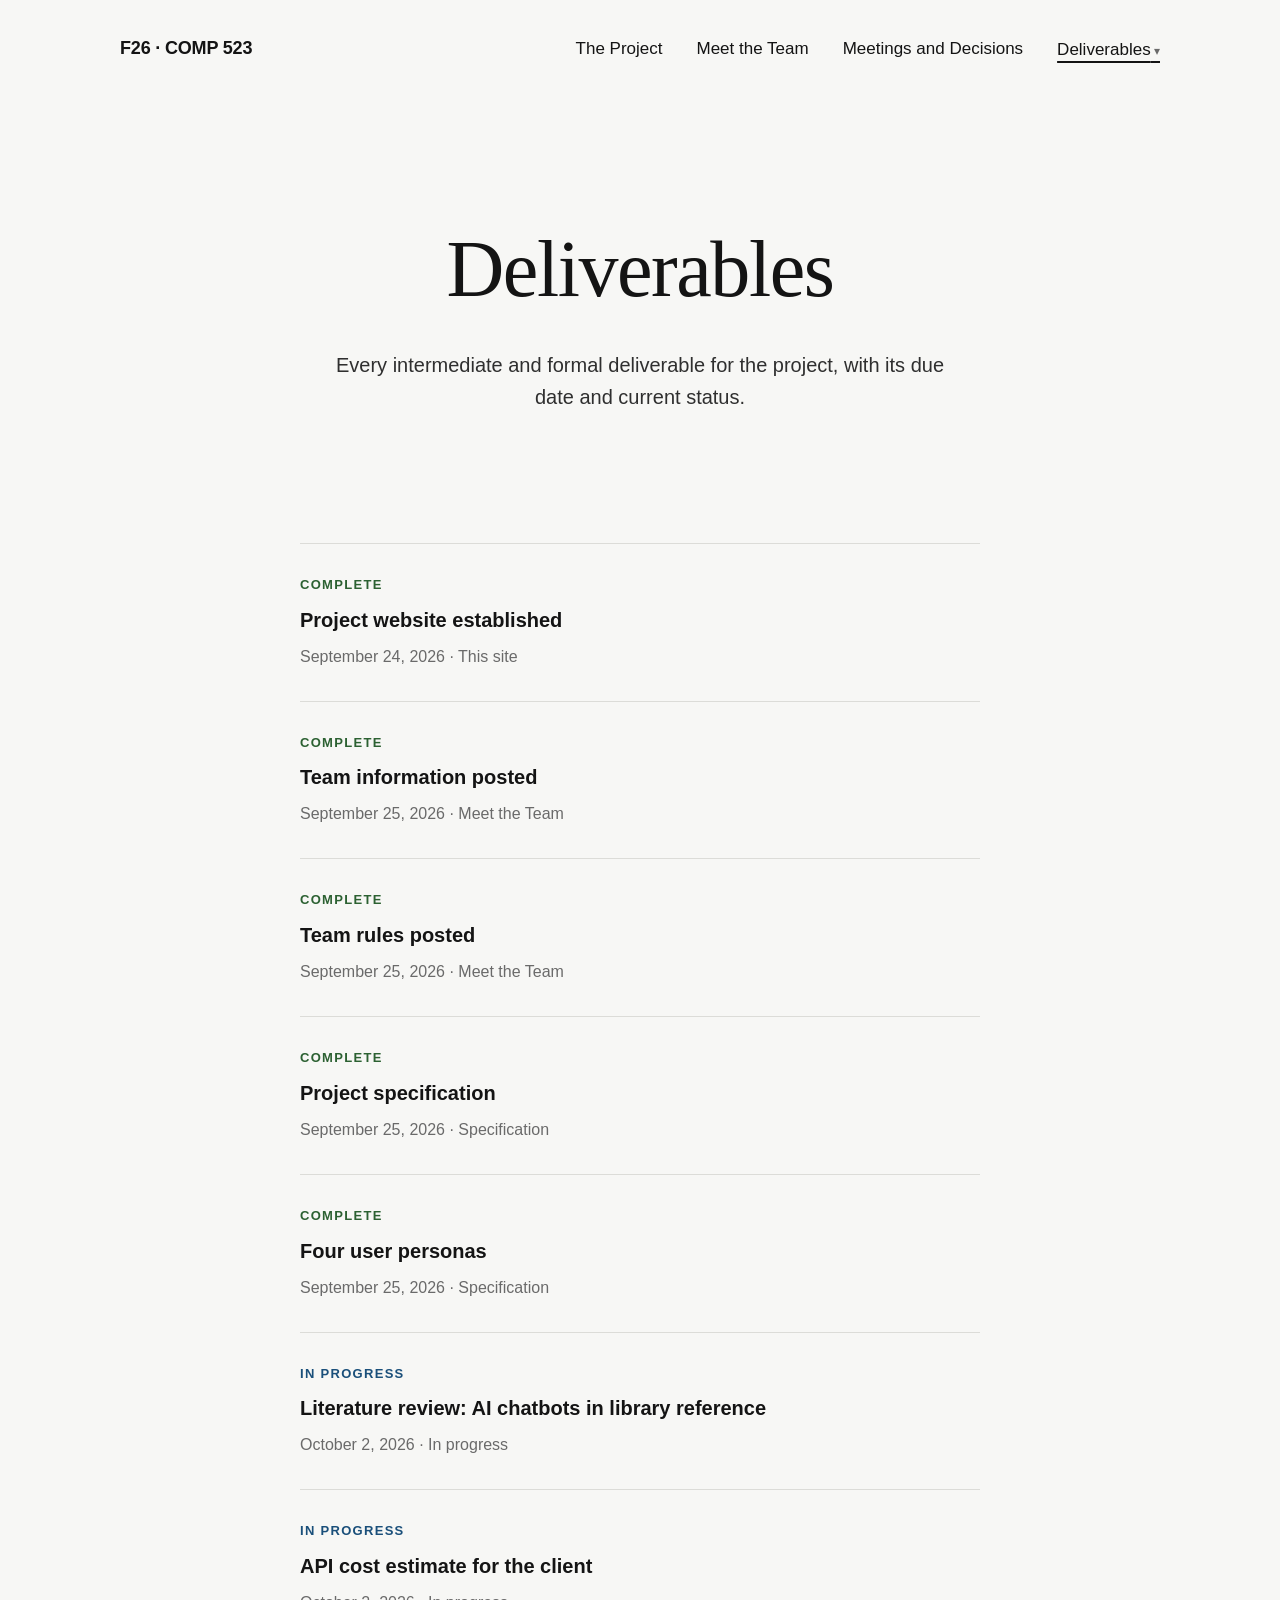
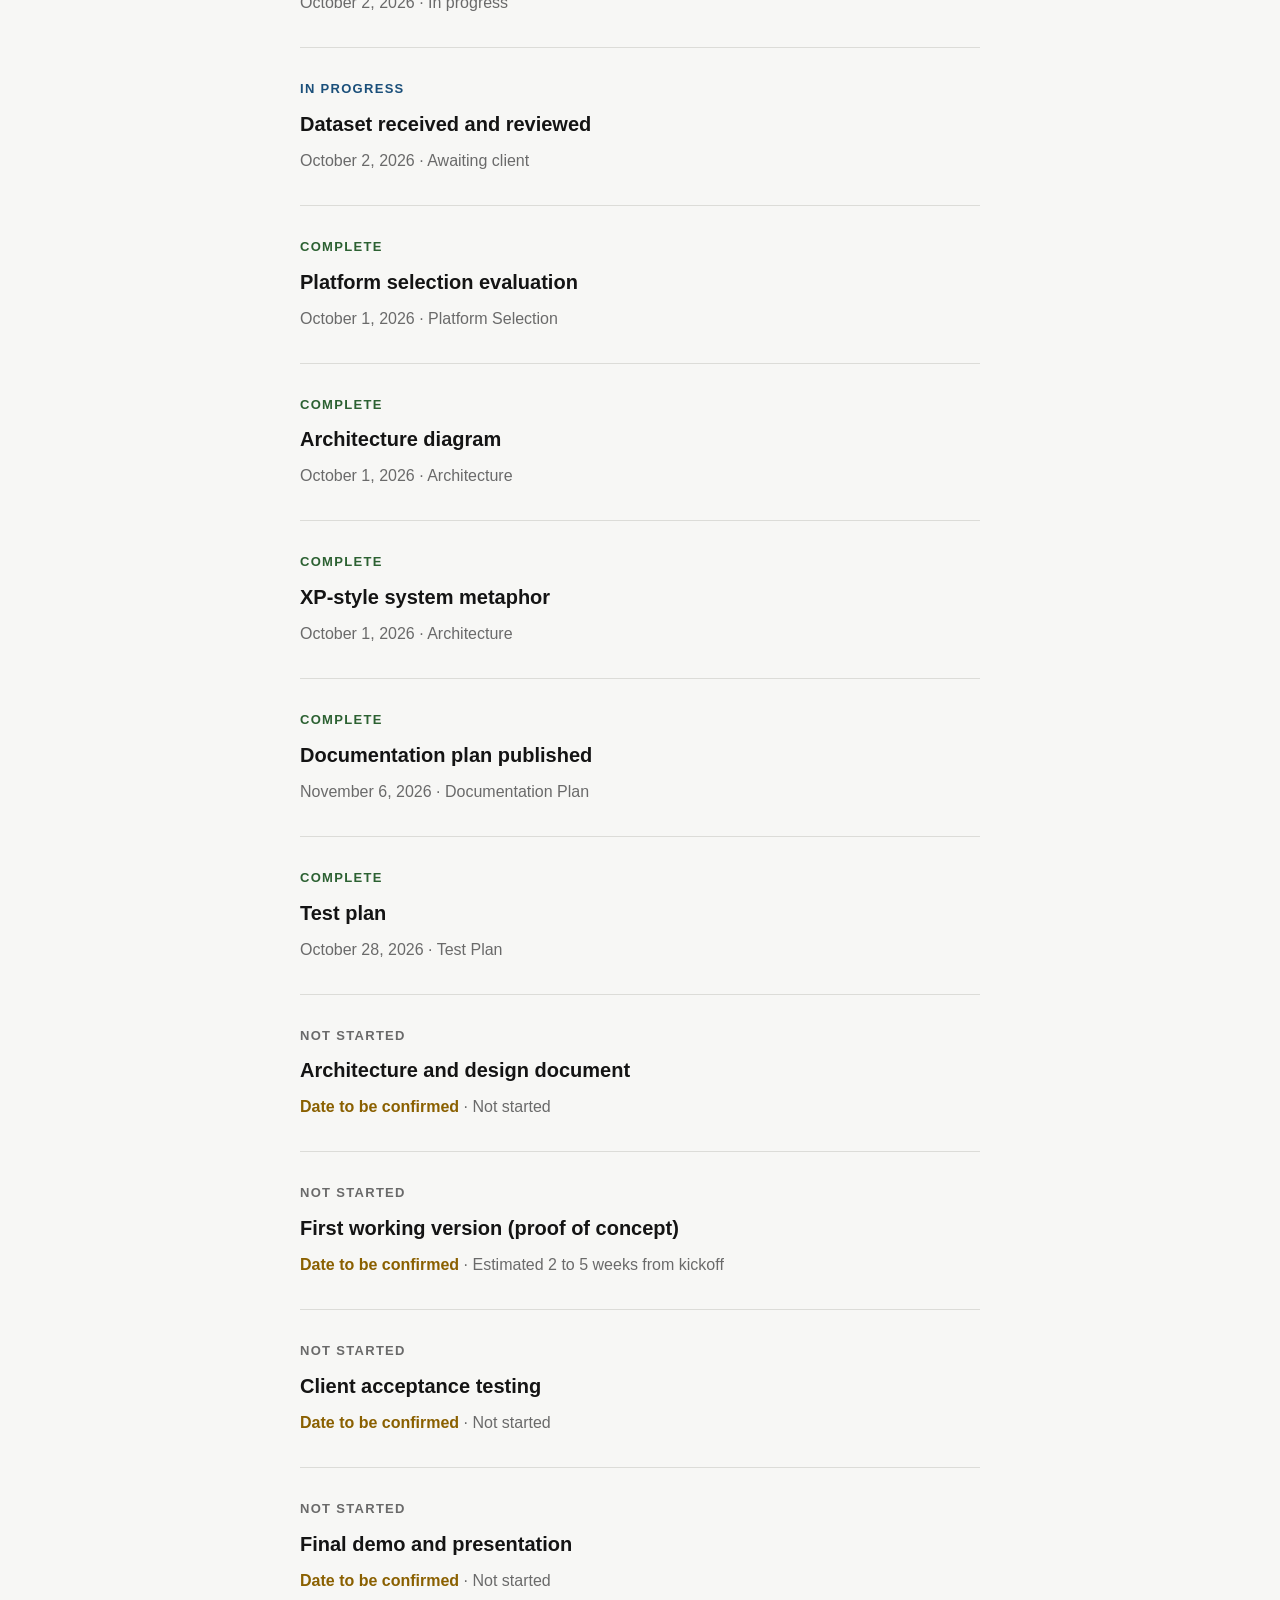
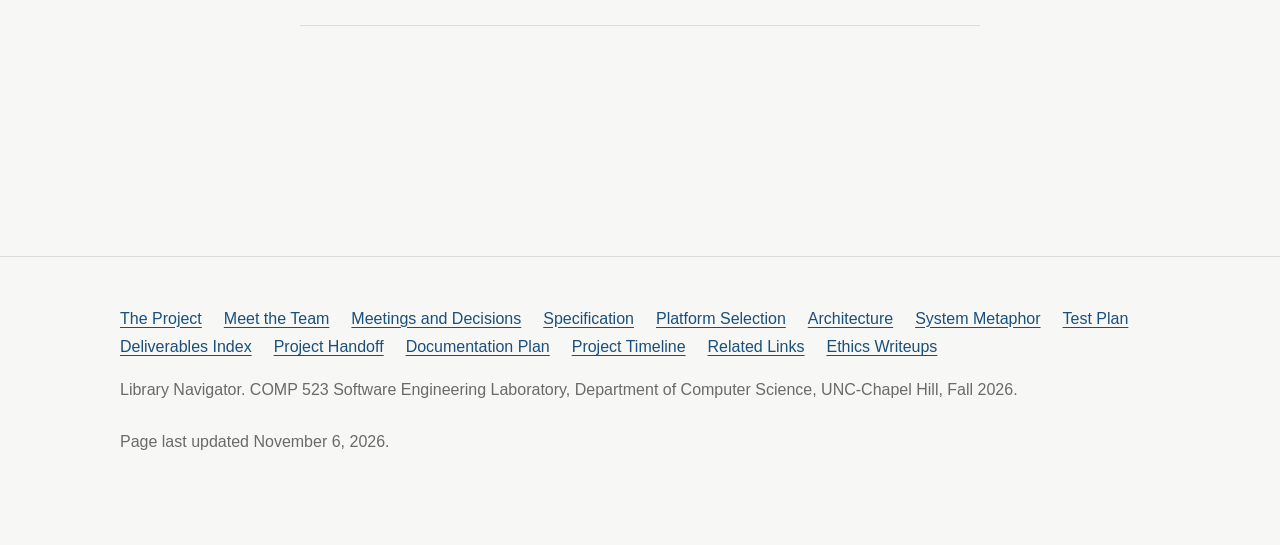
<file: deliverables.html>
<!DOCTYPE html>
<html lang="en">
<head>
<meta charset="utf-8">
<meta name="viewport" content="width=device-width, initial-scale=1">
<title>Deliverables | F26 COMP 523</title>
<meta name="description" content="Course deliverables for the Library Navigator project, with due dates and status.">
<link rel="stylesheet" href="assets/site.css">
</head>
<body>
<a class="skip" href="#main">Skip to content</a>

<header>
  <div class="masthead">
    <a class="brand" href="index.html">F26 &middot; COMP 523</a>
    <button class="navtoggle" type="button" aria-expanded="false" aria-controls="primary-nav">Menu</button>
    <nav class="nav" id="primary-nav" aria-label="Primary">
      <a href="index.html" data-page="index.html">The Project</a>
      <a href="team.html" data-page="team.html">Meet the Team</a>
      <a href="meetings.html" data-page="meetings.html">Meetings and Decisions</a>
      <div class="menu">
        <button class="menubtn" type="button" aria-expanded="false" aria-haspopup="true">Deliverables</button>
        <ul class="menulist">
          <li><a href="specification.html" data-page="specification.html">Specification</a></li>
          <li><a href="platform.html" data-page="platform.html">Platform Selection</a></li>
          <li><a href="architecture.html" data-page="architecture.html">Architecture</a></li>
          <li><a href="metaphor.html" data-page="metaphor.html">System Metaphor</a></li>
          <li><a href="testplan.html" data-page="testplan.html">Test Plan</a></li>
          <li><a href="deliverables.html" data-page="deliverables.html">Deliverables Index</a></li>
          <li><a href="handoff.html" data-page="handoff.html">Project Handoff</a></li>
          <li><a href="documentation-plan.html" data-page="documentation-plan.html">Documentation Plan</a></li>
          <li><a href="timeline.html" data-page="timeline.html">Project Timeline</a></li>
          <li><a href="resources.html" data-page="resources.html">Related Links</a></li>
          <li><a href="ethics.html" data-page="ethics.html">Ethics Writeups</a></li>
        </ul>
      </div>
    </nav>
  </div>
</header>

<main id="main">

  <div class="pagehead">
    <h1 class="pagetitle">Deliverables</h1>
    <p class="deck">Every intermediate and formal deliverable for the project, with its due date and current status.</p>
  </div>

  <section class="section">
    <div class="col">
      <div id="deliverables-list"></div>
    </div>
  </section>


</main>

<footer class="sitefoot">
  <div class="sitefoot-inner">
    <div class="sitefoot-nav"><a href="index.html">The Project</a><a href="team.html">Meet the Team</a><a href="meetings.html">Meetings and Decisions</a><a href="specification.html">Specification</a><a href="platform.html">Platform Selection</a><a href="architecture.html">Architecture</a><a href="metaphor.html">System Metaphor</a><a href="testplan.html">Test Plan</a><a href="deliverables.html">Deliverables Index</a><a href="handoff.html">Project Handoff</a><a href="documentation-plan.html">Documentation Plan</a><a href="timeline.html">Project Timeline</a><a href="resources.html">Related Links</a><a href="ethics.html">Ethics Writeups</a></div>
    <p>Library Navigator. COMP 523 Software Engineering Laboratory, Department of
    Computer Science, UNC-Chapel Hill, Fall 2026.</p>
    <p class="updated small"></p>
  </div>
</footer>

<script src="assets/data.js"></script>
<script src="assets/site.js"></script>
</body>
</html>
</file>
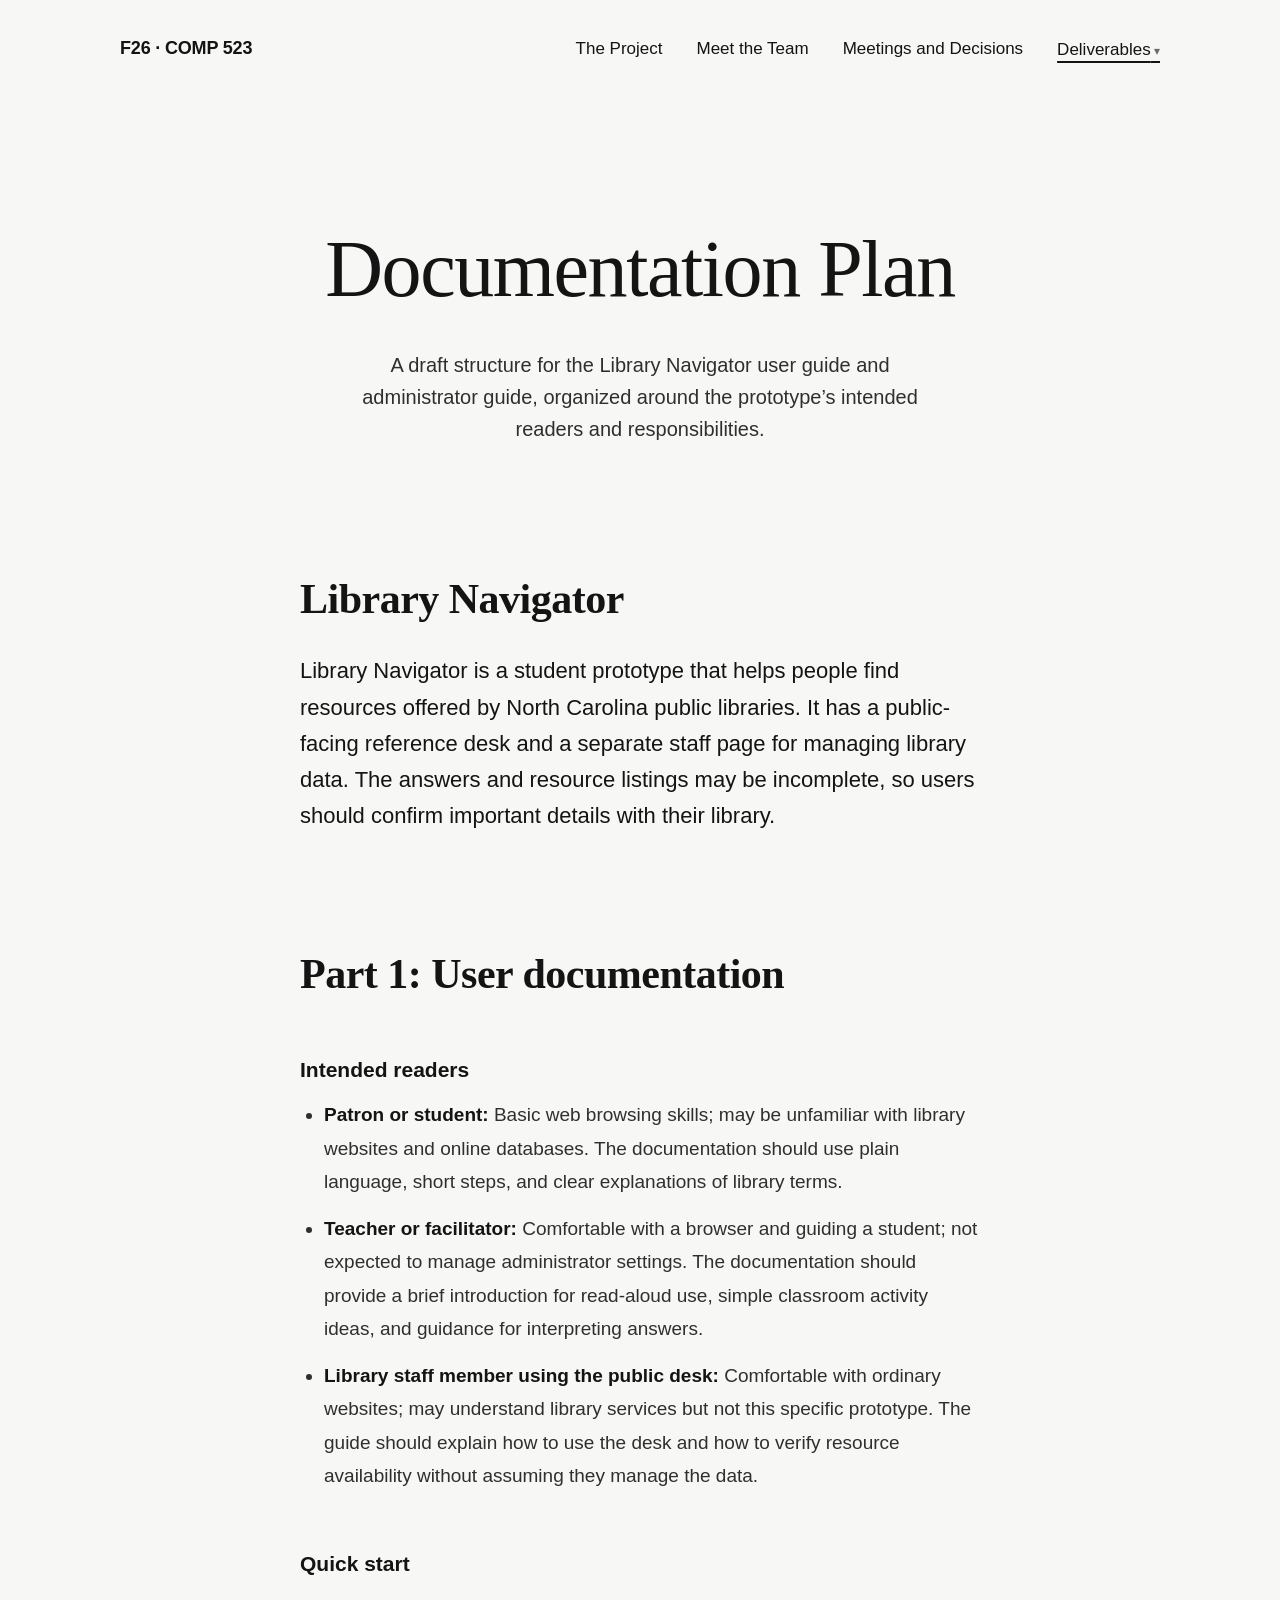
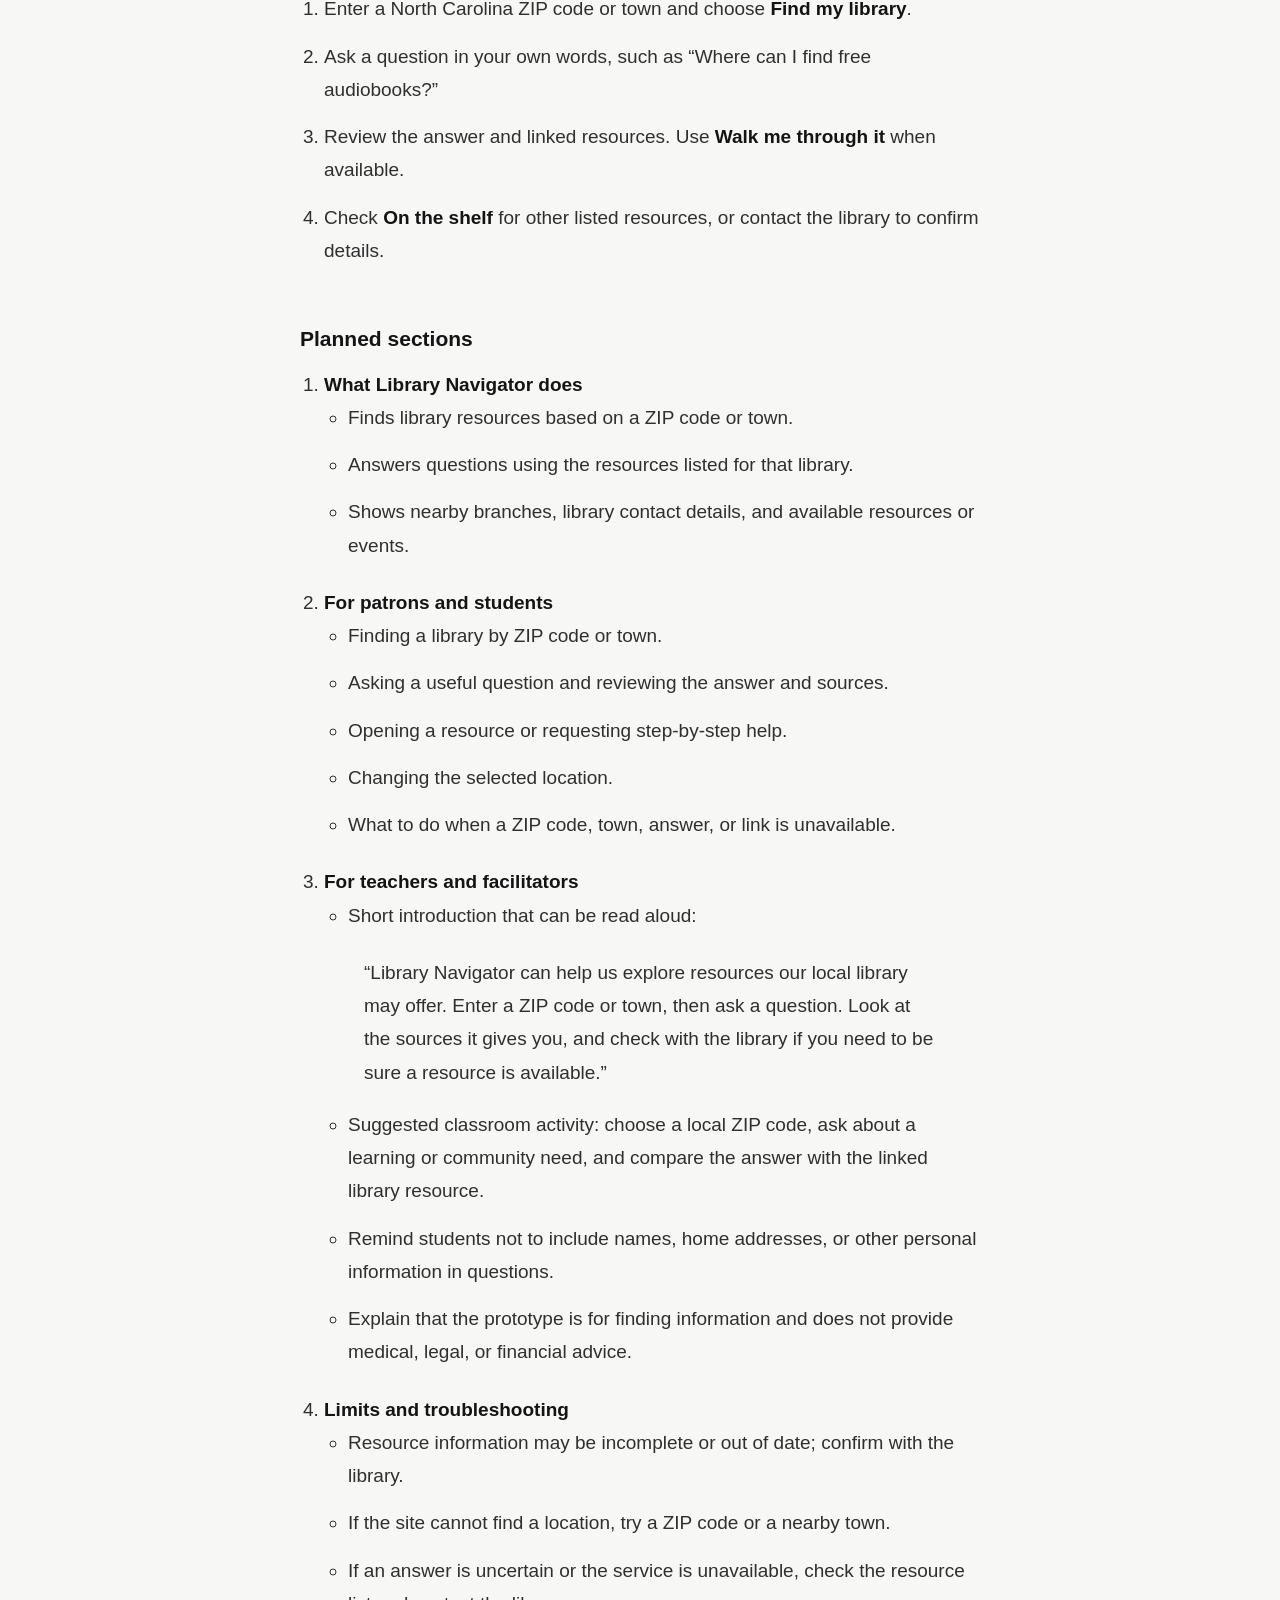
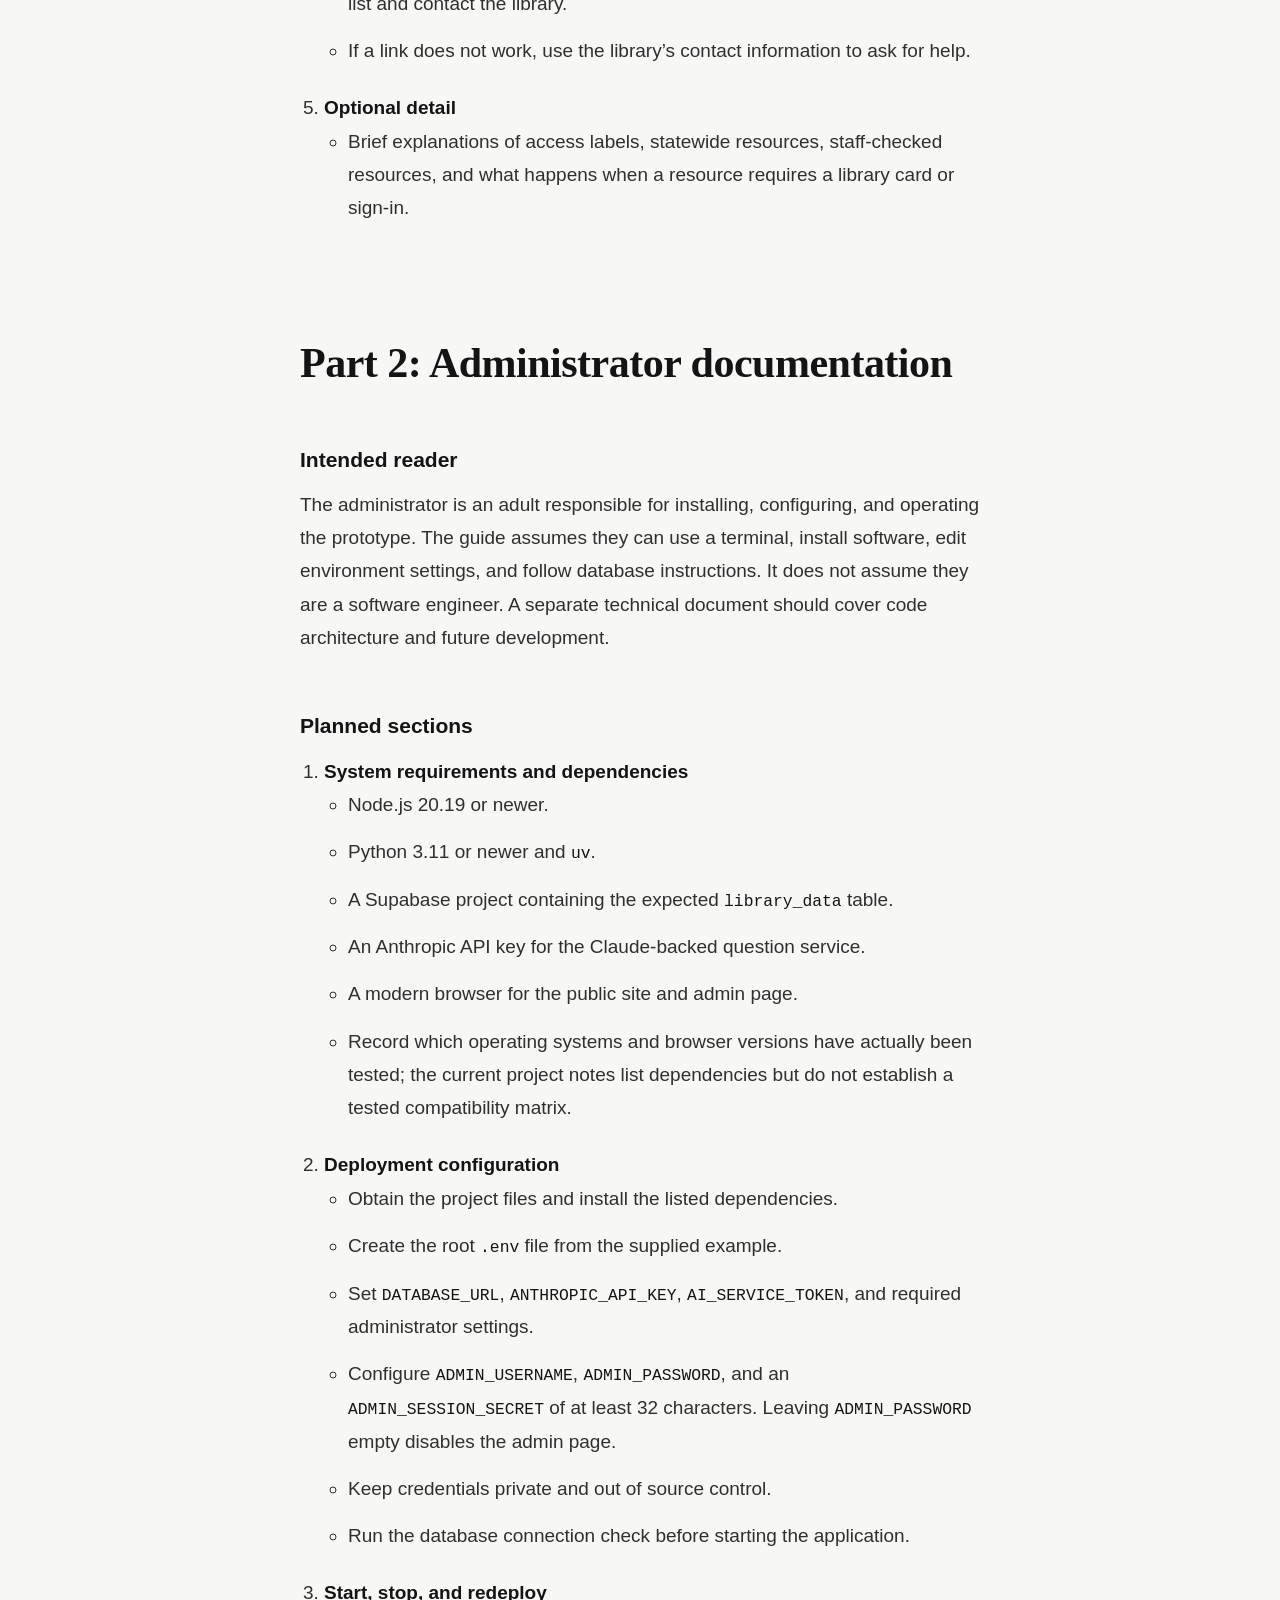
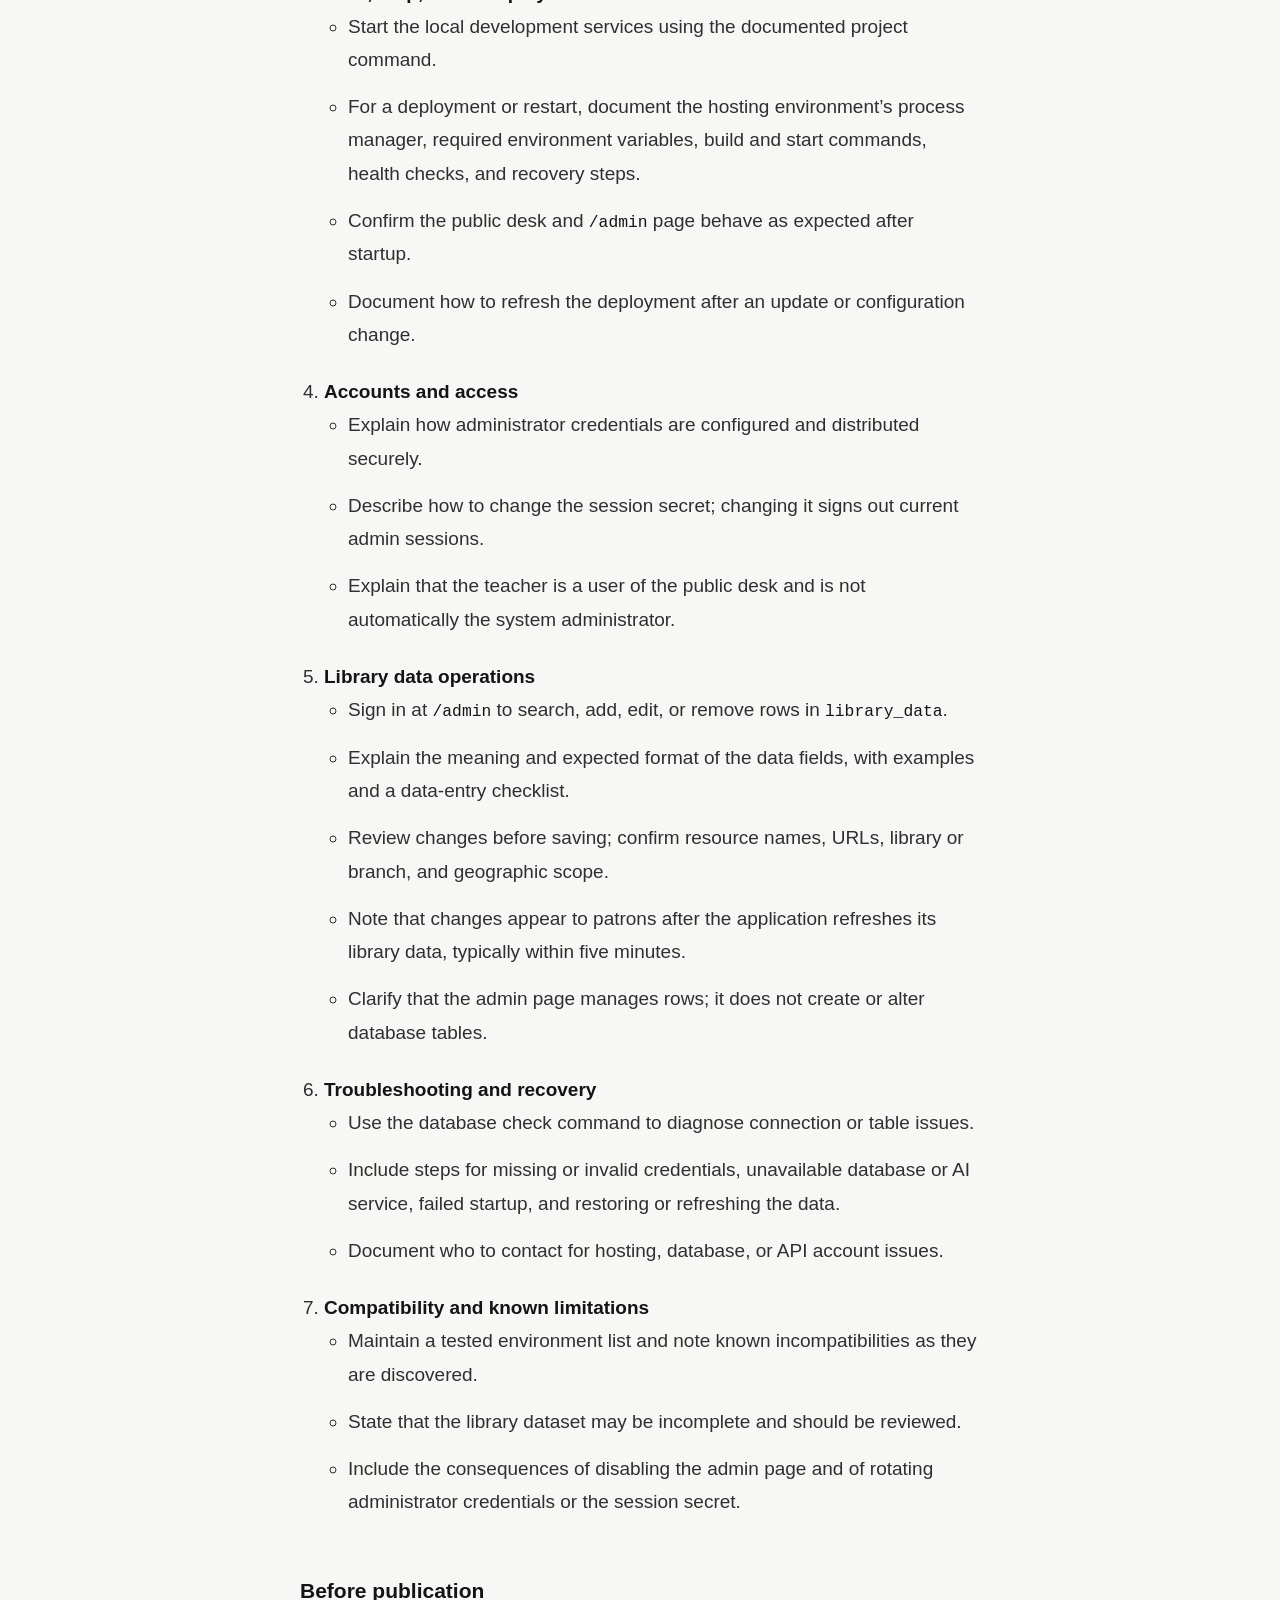
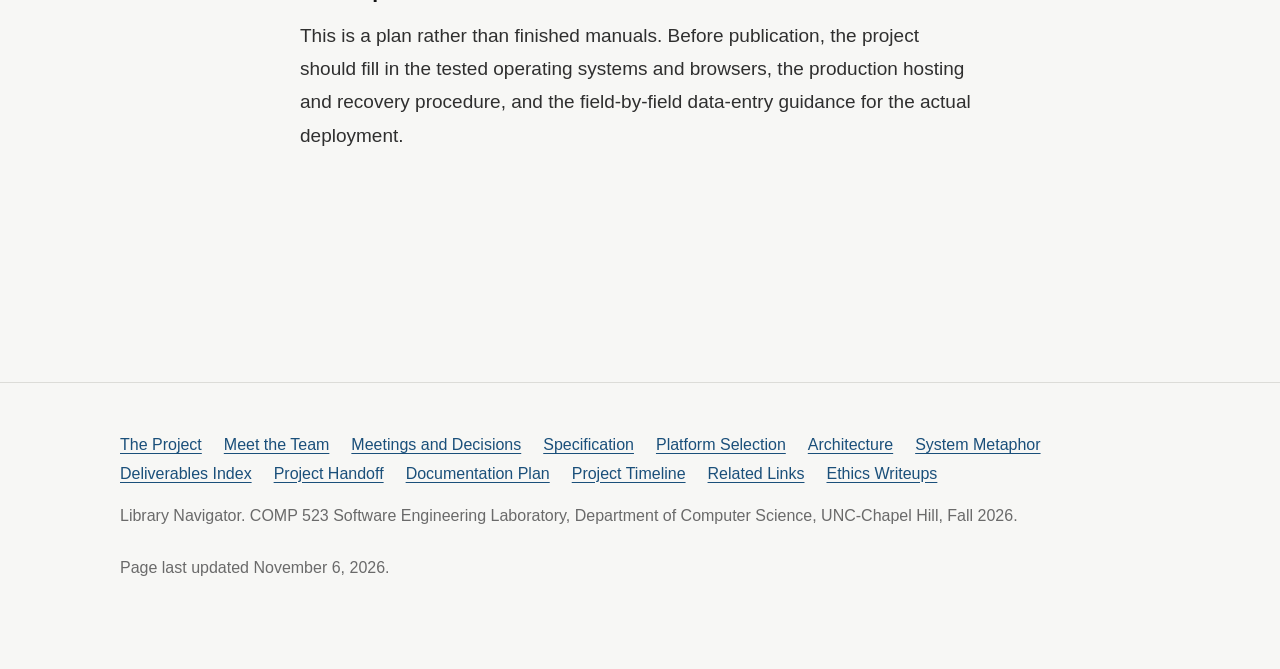
<file: documentation-plan.html>
<!DOCTYPE html>
<html lang="en">
<head>
<meta charset="utf-8">
<meta name="viewport" content="width=device-width, initial-scale=1">
<title>Documentation Plan | F26 COMP 523</title>
<meta name="description" content="Documentation plan for the Library Navigator project, covering user guidance and administrator setup.">
<link rel="stylesheet" href="assets/site.css">
</head>
<body>
<a class="skip" href="#main">Skip to content</a>

<header>
  <div class="masthead">
    <a class="brand" href="index.html">F26 &middot; COMP 523</a>
    <button class="navtoggle" type="button" aria-expanded="false" aria-controls="primary-nav">Menu</button>
    <nav class="nav" id="primary-nav" aria-label="Primary">
      <a href="index.html" data-page="index.html">The Project</a>
      <a href="team.html" data-page="team.html">Meet the Team</a>
      <a href="meetings.html" data-page="meetings.html">Meetings and Decisions</a>
      <div class="menu">
        <button class="menubtn" type="button" aria-expanded="false" aria-haspopup="true">Deliverables</button>
        <ul class="menulist">
          <li><a href="specification.html" data-page="specification.html">Specification</a></li>
          <li><a href="platform.html" data-page="platform.html">Platform Selection</a></li>
          <li><a href="architecture.html" data-page="architecture.html">Architecture</a></li>
          <li><a href="metaphor.html" data-page="metaphor.html">System Metaphor</a></li>
          <li><a href="deliverables.html" data-page="deliverables.html">Deliverables Index</a></li>
          <li><a href="handoff.html" data-page="handoff.html">Project Handoff</a></li>
          <li><a href="documentation-plan.html" data-page="documentation-plan.html">Documentation Plan</a></li>
          <li><a href="timeline.html" data-page="timeline.html">Project Timeline</a></li>
          <li><a href="resources.html" data-page="resources.html">Related Links</a></li>
          <li><a href="ethics.html" data-page="ethics.html">Ethics Writeups</a></li>
        </ul>
      </div>
    </nav>
  </div>
</header>

<main id="main">
  <div class="pagehead">
    <h1 class="pagetitle">Documentation Plan</h1>
    <p class="deck">A draft structure for the Library Navigator user guide and administrator guide, organized around the prototype’s intended readers and responsibilities.</p>
  </div>

  <section class="section">
    <div class="col">
      <h2>Library Navigator</h2>
      <p class="lede">Library Navigator is a student prototype that helps people find resources offered by North Carolina public libraries. It has a public-facing reference desk and a separate staff page for managing library data. The answers and resource listings may be incomplete, so users should confirm important details with their library.</p>
    </div>
  </section>

  <section class="section">
    <div class="col">
      <h2>Part 1: User documentation</h2>

      <h3>Intended readers</h3>
      <ul>
        <li><strong>Patron or student:</strong> Basic web browsing skills; may be unfamiliar with library websites and online databases. The documentation should use plain language, short steps, and clear explanations of library terms.</li>
        <li><strong>Teacher or facilitator:</strong> Comfortable with a browser and guiding a student; not expected to manage administrator settings. The documentation should provide a brief introduction for read-aloud use, simple classroom activity ideas, and guidance for interpreting answers.</li>
        <li><strong>Library staff member using the public desk:</strong> Comfortable with ordinary websites; may understand library services but not this specific prototype. The guide should explain how to use the desk and how to verify resource availability without assuming they manage the data.</li>
      </ul>

      <h3>Quick start</h3>
      <ol>
        <li>Enter a North Carolina ZIP code or town and choose <strong>Find my library</strong>.</li>
        <li>Ask a question in your own words, such as “Where can I find free audiobooks?”</li>
        <li>Review the answer and linked resources. Use <strong>Walk me through it</strong> when available.</li>
        <li>Check <strong>On the shelf</strong> for other listed resources, or contact the library to confirm details.</li>
      </ol>

      <h3>Planned sections</h3>
      <ol>
        <li><strong>What Library Navigator does</strong>
          <ul>
            <li>Finds library resources based on a ZIP code or town.</li>
            <li>Answers questions using the resources listed for that library.</li>
            <li>Shows nearby branches, library contact details, and available resources or events.</li>
          </ul>
        </li>
        <li><strong>For patrons and students</strong>
          <ul>
            <li>Finding a library by ZIP code or town.</li>
            <li>Asking a useful question and reviewing the answer and sources.</li>
            <li>Opening a resource or requesting step-by-step help.</li>
            <li>Changing the selected location.</li>
            <li>What to do when a ZIP code, town, answer, or link is unavailable.</li>
          </ul>
        </li>
        <li><strong>For teachers and facilitators</strong>
          <ul>
            <li>Short introduction that can be read aloud:</li>
          </ul>
          <blockquote>“Library Navigator can help us explore resources our local library may offer. Enter a ZIP code or town, then ask a question. Look at the sources it gives you, and check with the library if you need to be sure a resource is available.”</blockquote>
          <ul>
            <li>Suggested classroom activity: choose a local ZIP code, ask about a learning or community need, and compare the answer with the linked library resource.</li>
            <li>Remind students not to include names, home addresses, or other personal information in questions.</li>
            <li>Explain that the prototype is for finding information and does not provide medical, legal, or financial advice.</li>
          </ul>
        </li>
        <li><strong>Limits and troubleshooting</strong>
          <ul>
            <li>Resource information may be incomplete or out of date; confirm with the library.</li>
            <li>If the site cannot find a location, try a ZIP code or a nearby town.</li>
            <li>If an answer is uncertain or the service is unavailable, check the resource list and contact the library.</li>
            <li>If a link does not work, use the library’s contact information to ask for help.</li>
          </ul>
        </li>
        <li><strong>Optional detail</strong>
          <ul>
            <li>Brief explanations of access labels, statewide resources, staff-checked resources, and what happens when a resource requires a library card or sign-in.</li>
          </ul>
        </li>
      </ol>
    </div>
  </section>

  <section class="section">
    <div class="col">
      <h2>Part 2: Administrator documentation</h2>

      <h3>Intended reader</h3>
      <p>The administrator is an adult responsible for installing, configuring, and operating the prototype. The guide assumes they can use a terminal, install software, edit environment settings, and follow database instructions. It does not assume they are a software engineer. A separate technical document should cover code architecture and future development.</p>

      <h3>Planned sections</h3>
      <ol>
        <li><strong>System requirements and dependencies</strong>
          <ul>
            <li>Node.js 20.19 or newer.</li>
            <li>Python 3.11 or newer and <code>uv</code>.</li>
            <li>A Supabase project containing the expected <code>library_data</code> table.</li>
            <li>An Anthropic API key for the Claude-backed question service.</li>
            <li>A modern browser for the public site and admin page.</li>
            <li>Record which operating systems and browser versions have actually been tested; the current project notes list dependencies but do not establish a tested compatibility matrix.</li>
          </ul>
        </li>
        <li><strong>Deployment configuration</strong>
          <ul>
            <li>Obtain the project files and install the listed dependencies.</li>
            <li>Create the root <code>.env</code> file from the supplied example.</li>
            <li>Set <code>DATABASE_URL</code>, <code>ANTHROPIC_API_KEY</code>, <code>AI_SERVICE_TOKEN</code>, and required administrator settings.</li>
            <li>Configure <code>ADMIN_USERNAME</code>, <code>ADMIN_PASSWORD</code>, and an <code>ADMIN_SESSION_SECRET</code> of at least 32 characters. Leaving <code>ADMIN_PASSWORD</code> empty disables the admin page.</li>
            <li>Keep credentials private and out of source control.</li>
            <li>Run the database connection check before starting the application.</li>
          </ul>
        </li>
        <li><strong>Start, stop, and redeploy</strong>
          <ul>
            <li>Start the local development services using the documented project command.</li>
            <li>For a deployment or restart, document the hosting environment’s process manager, required environment variables, build and start commands, health checks, and recovery steps.</li>
            <li>Confirm the public desk and <code>/admin</code> page behave as expected after startup.</li>
            <li>Document how to refresh the deployment after an update or configuration change.</li>
          </ul>
        </li>
        <li><strong>Accounts and access</strong>
          <ul>
            <li>Explain how administrator credentials are configured and distributed securely.</li>
            <li>Describe how to change the session secret; changing it signs out current admin sessions.</li>
            <li>Explain that the teacher is a user of the public desk and is not automatically the system administrator.</li>
          </ul>
        </li>
        <li><strong>Library data operations</strong>
          <ul>
            <li>Sign in at <code>/admin</code> to search, add, edit, or remove rows in <code>library_data</code>.</li>
            <li>Explain the meaning and expected format of the data fields, with examples and a data-entry checklist.</li>
            <li>Review changes before saving; confirm resource names, URLs, library or branch, and geographic scope.</li>
            <li>Note that changes appear to patrons after the application refreshes its library data, typically within five minutes.</li>
            <li>Clarify that the admin page manages rows; it does not create or alter database tables.</li>
          </ul>
        </li>
        <li><strong>Troubleshooting and recovery</strong>
          <ul>
            <li>Use the database check command to diagnose connection or table issues.</li>
            <li>Include steps for missing or invalid credentials, unavailable database or AI service, failed startup, and restoring or refreshing the data.</li>
            <li>Document who to contact for hosting, database, or API account issues.</li>
          </ul>
        </li>
        <li><strong>Compatibility and known limitations</strong>
          <ul>
            <li>Maintain a tested environment list and note known incompatibilities as they are discovered.</li>
            <li>State that the library dataset may be incomplete and should be reviewed.</li>
            <li>Include the consequences of disabling the admin page and of rotating administrator credentials or the session secret.</li>
          </ul>
        </li>
      </ol>

      <h3>Before publication</h3>
      <p>This is a plan rather than finished manuals. Before publication, the project should fill in the tested operating systems and browsers, the production hosting and recovery procedure, and the field-by-field data-entry guidance for the actual deployment.</p>
    </div>
  </section>
</main>

<footer class="sitefoot">
  <div class="sitefoot-inner">
    <div class="sitefoot-nav"><a href="index.html">The Project</a><a href="team.html">Meet the Team</a><a href="meetings.html">Meetings and Decisions</a><a href="specification.html">Specification</a><a href="platform.html">Platform Selection</a><a href="architecture.html">Architecture</a><a href="metaphor.html">System Metaphor</a><a href="deliverables.html">Deliverables Index</a><a href="handoff.html">Project Handoff</a><a href="documentation-plan.html">Documentation Plan</a><a href="timeline.html">Project Timeline</a><a href="resources.html">Related Links</a><a href="ethics.html">Ethics Writeups</a></div>
    <p>Library Navigator. COMP 523 Software Engineering Laboratory, Department of
    Computer Science, UNC-Chapel Hill, Fall 2026.</p>
    <p class="updated small"></p>
  </div>
</footer>

<script src="assets/data.js"></script>
<script src="assets/site.js"></script>
</body>
</html>
</file>
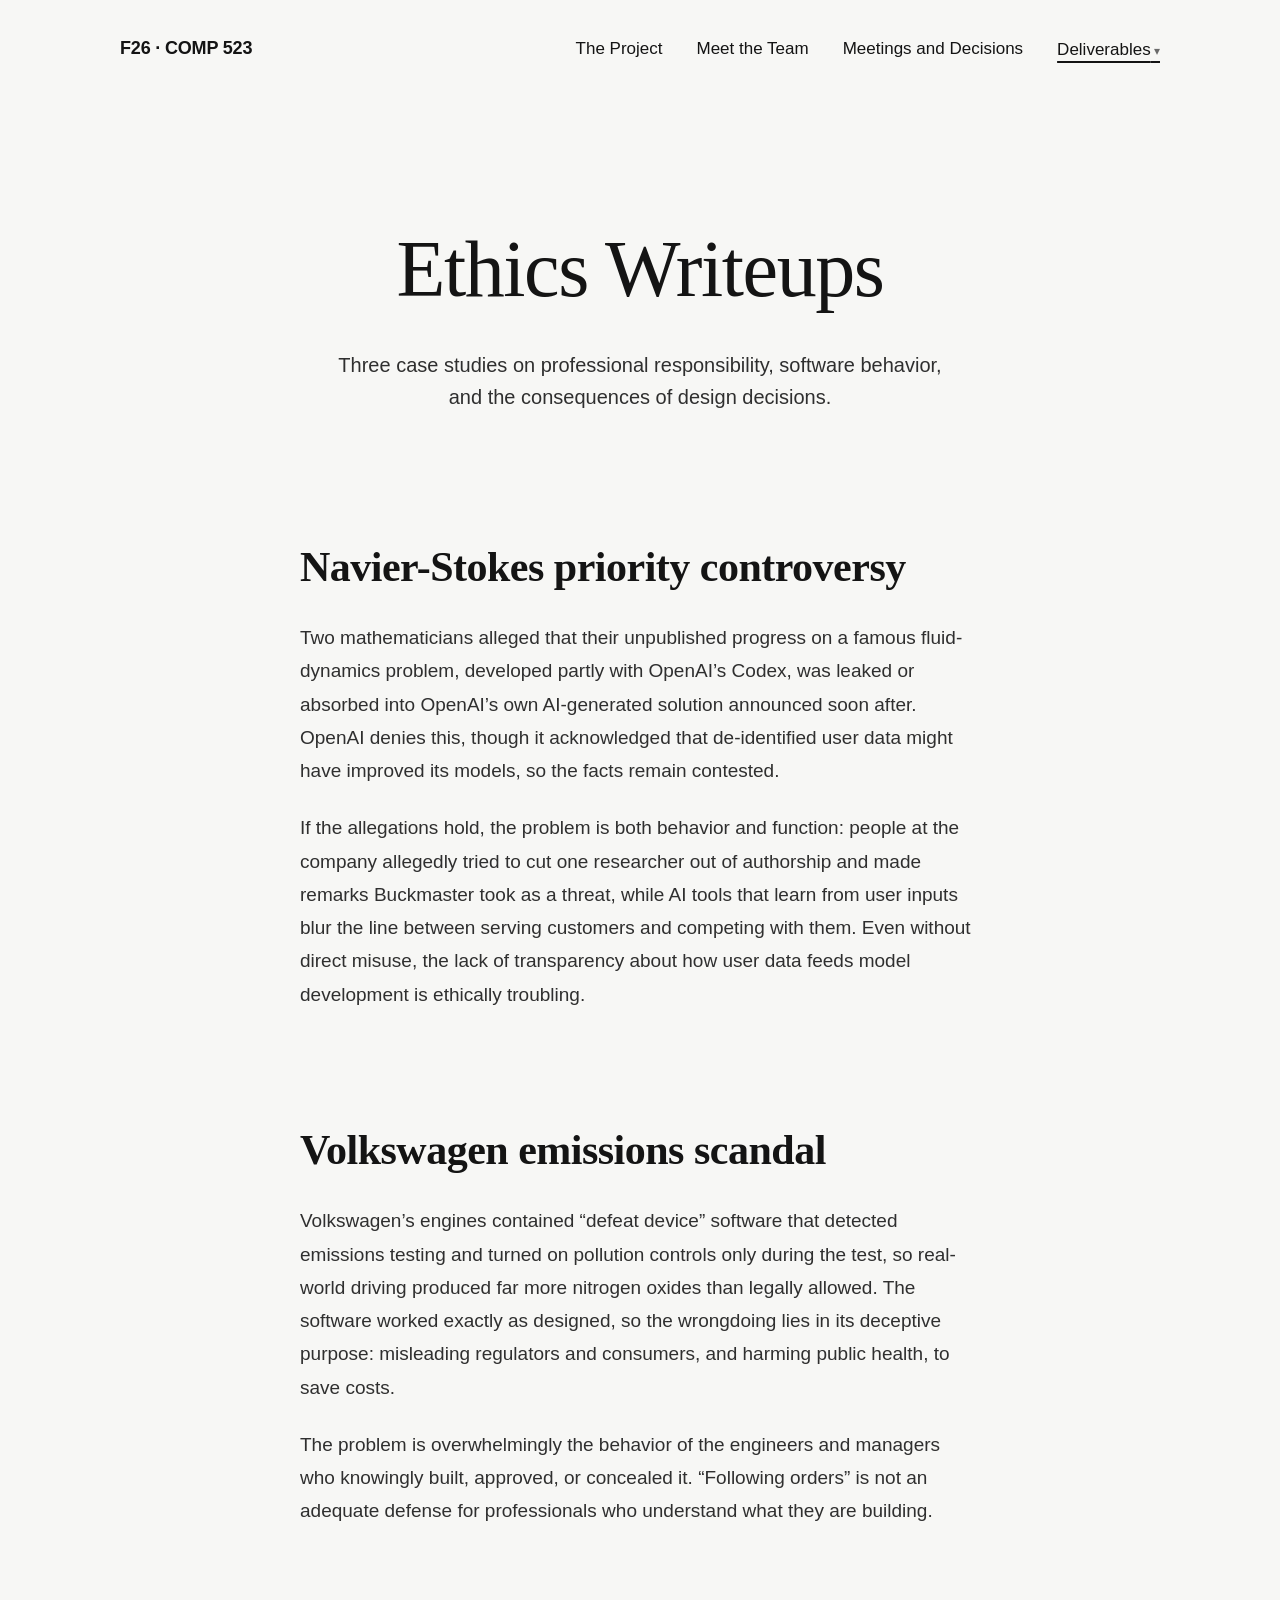
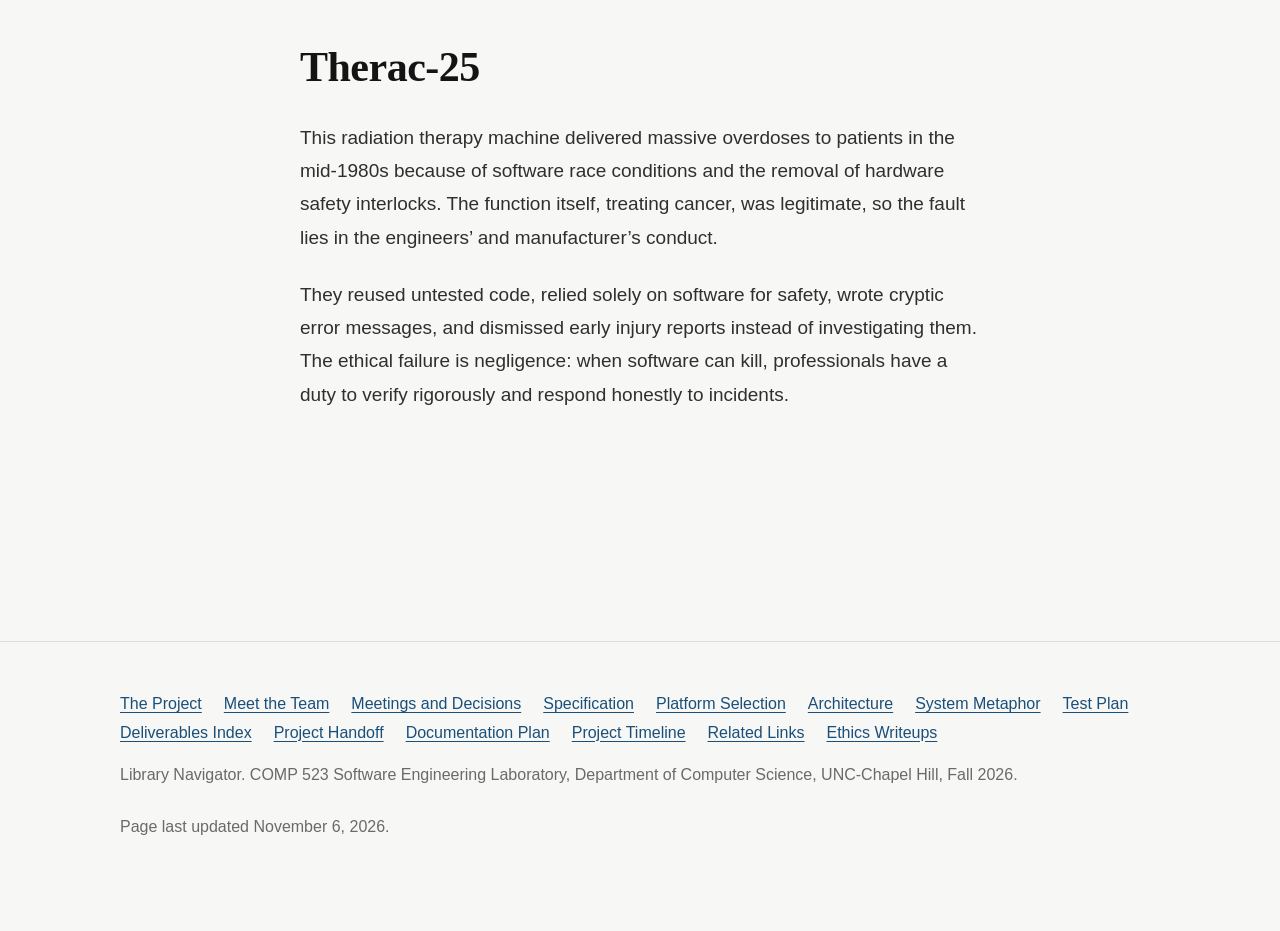
<file: ethics.html>
<!DOCTYPE html>
<html lang="en">
<head>
<meta charset="utf-8">
<meta name="viewport" content="width=device-width, initial-scale=1">
<title>Ethics Writeups | F26 COMP 523</title>
<meta name="description" content="Ethical analysis of the Navier-Stokes priority controversy, the Volkswagen emissions scandal, and Therac-25.">
<link rel="stylesheet" href="assets/site.css">
</head>
<body>
<a class="skip" href="#main">Skip to content</a>

<header>
  <div class="masthead">
    <a class="brand" href="index.html">F26 &middot; COMP 523</a>
    <button class="navtoggle" type="button" aria-expanded="false" aria-controls="primary-nav">Menu</button>
    <nav class="nav" id="primary-nav" aria-label="Primary">
      <a href="index.html" data-page="index.html">The Project</a>
      <a href="team.html" data-page="team.html">Meet the Team</a>
      <a href="meetings.html" data-page="meetings.html">Meetings and Decisions</a>
      <div class="menu">
        <button class="menubtn" type="button" aria-expanded="false" aria-haspopup="true">Deliverables</button>
        <ul class="menulist">
          <li><a href="specification.html" data-page="specification.html">Specification</a></li>
          <li><a href="platform.html" data-page="platform.html">Platform Selection</a></li>
          <li><a href="architecture.html" data-page="architecture.html">Architecture</a></li>
          <li><a href="metaphor.html" data-page="metaphor.html">System Metaphor</a></li>
          <li><a href="testplan.html" data-page="testplan.html">Test Plan</a></li>
          <li><a href="deliverables.html" data-page="deliverables.html">Deliverables Index</a></li>
          <li><a href="handoff.html" data-page="handoff.html">Project Handoff</a></li>
          <li><a href="documentation-plan.html" data-page="documentation-plan.html">Documentation Plan</a></li>
          <li><a href="timeline.html" data-page="timeline.html">Project Timeline</a></li>
          <li><a href="resources.html" data-page="resources.html">Related Links</a></li>
          <li><a href="ethics.html" data-page="ethics.html">Ethics Writeups</a></li>
        </ul>
      </div>
    </nav>
  </div>
</header>

<main id="main">
  <div class="pagehead">
    <h1 class="pagetitle">Ethics Writeups</h1>
    <p class="deck">Three case studies on professional responsibility, software behavior, and the consequences of design decisions.</p>
  </div>

  <section class="section">
    <div class="col">
      <h2>Navier-Stokes priority controversy</h2>
      <p>Two mathematicians alleged that their unpublished progress on a famous fluid-dynamics problem, developed partly with OpenAI’s Codex, was leaked or absorbed into OpenAI’s own AI-generated solution announced soon after. OpenAI denies this, though it acknowledged that de-identified user data might have improved its models, so the facts remain contested.</p>
      <p>If the allegations hold, the problem is both behavior and function: people at the company allegedly tried to cut one researcher out of authorship and made remarks Buckmaster took as a threat, while AI tools that learn from user inputs blur the line between serving customers and competing with them. Even without direct misuse, the lack of transparency about how user data feeds model development is ethically troubling.</p>
    </div>
  </section>

  <section class="section">
    <div class="col">
      <h2>Volkswagen emissions scandal</h2>
      <p>Volkswagen’s engines contained “defeat device” software that detected emissions testing and turned on pollution controls only during the test, so real-world driving produced far more nitrogen oxides than legally allowed. The software worked exactly as designed, so the wrongdoing lies in its deceptive purpose: misleading regulators and consumers, and harming public health, to save costs.</p>
      <p>The problem is overwhelmingly the behavior of the engineers and managers who knowingly built, approved, or concealed it. “Following orders” is not an adequate defense for professionals who understand what they are building.</p>
    </div>
  </section>

  <section class="section">
    <div class="col">
      <h2>Therac-25</h2>
      <p>This radiation therapy machine delivered massive overdoses to patients in the mid-1980s because of software race conditions and the removal of hardware safety interlocks. The function itself, treating cancer, was legitimate, so the fault lies in the engineers’ and manufacturer’s conduct.</p>
      <p>They reused untested code, relied solely on software for safety, wrote cryptic error messages, and dismissed early injury reports instead of investigating them. The ethical failure is negligence: when software can kill, professionals have a duty to verify rigorously and respond honestly to incidents.</p>
    </div>
  </section>
</main>

<footer class="sitefoot">
  <div class="sitefoot-inner">
    <div class="sitefoot-nav"><a href="index.html">The Project</a><a href="team.html">Meet the Team</a><a href="meetings.html">Meetings and Decisions</a><a href="specification.html">Specification</a><a href="platform.html">Platform Selection</a><a href="architecture.html">Architecture</a><a href="metaphor.html">System Metaphor</a><a href="testplan.html">Test Plan</a><a href="deliverables.html">Deliverables Index</a><a href="handoff.html">Project Handoff</a><a href="documentation-plan.html">Documentation Plan</a><a href="timeline.html">Project Timeline</a><a href="resources.html">Related Links</a><a href="ethics.html">Ethics Writeups</a></div>
    <p>Library Navigator. COMP 523 Software Engineering Laboratory, Department of
    Computer Science, UNC-Chapel Hill, Fall 2026.</p>
    <p class="updated small"></p>
  </div>
</footer>

<script src="assets/data.js"></script>
<script src="assets/site.js"></script>
</body>
</html>
</file>
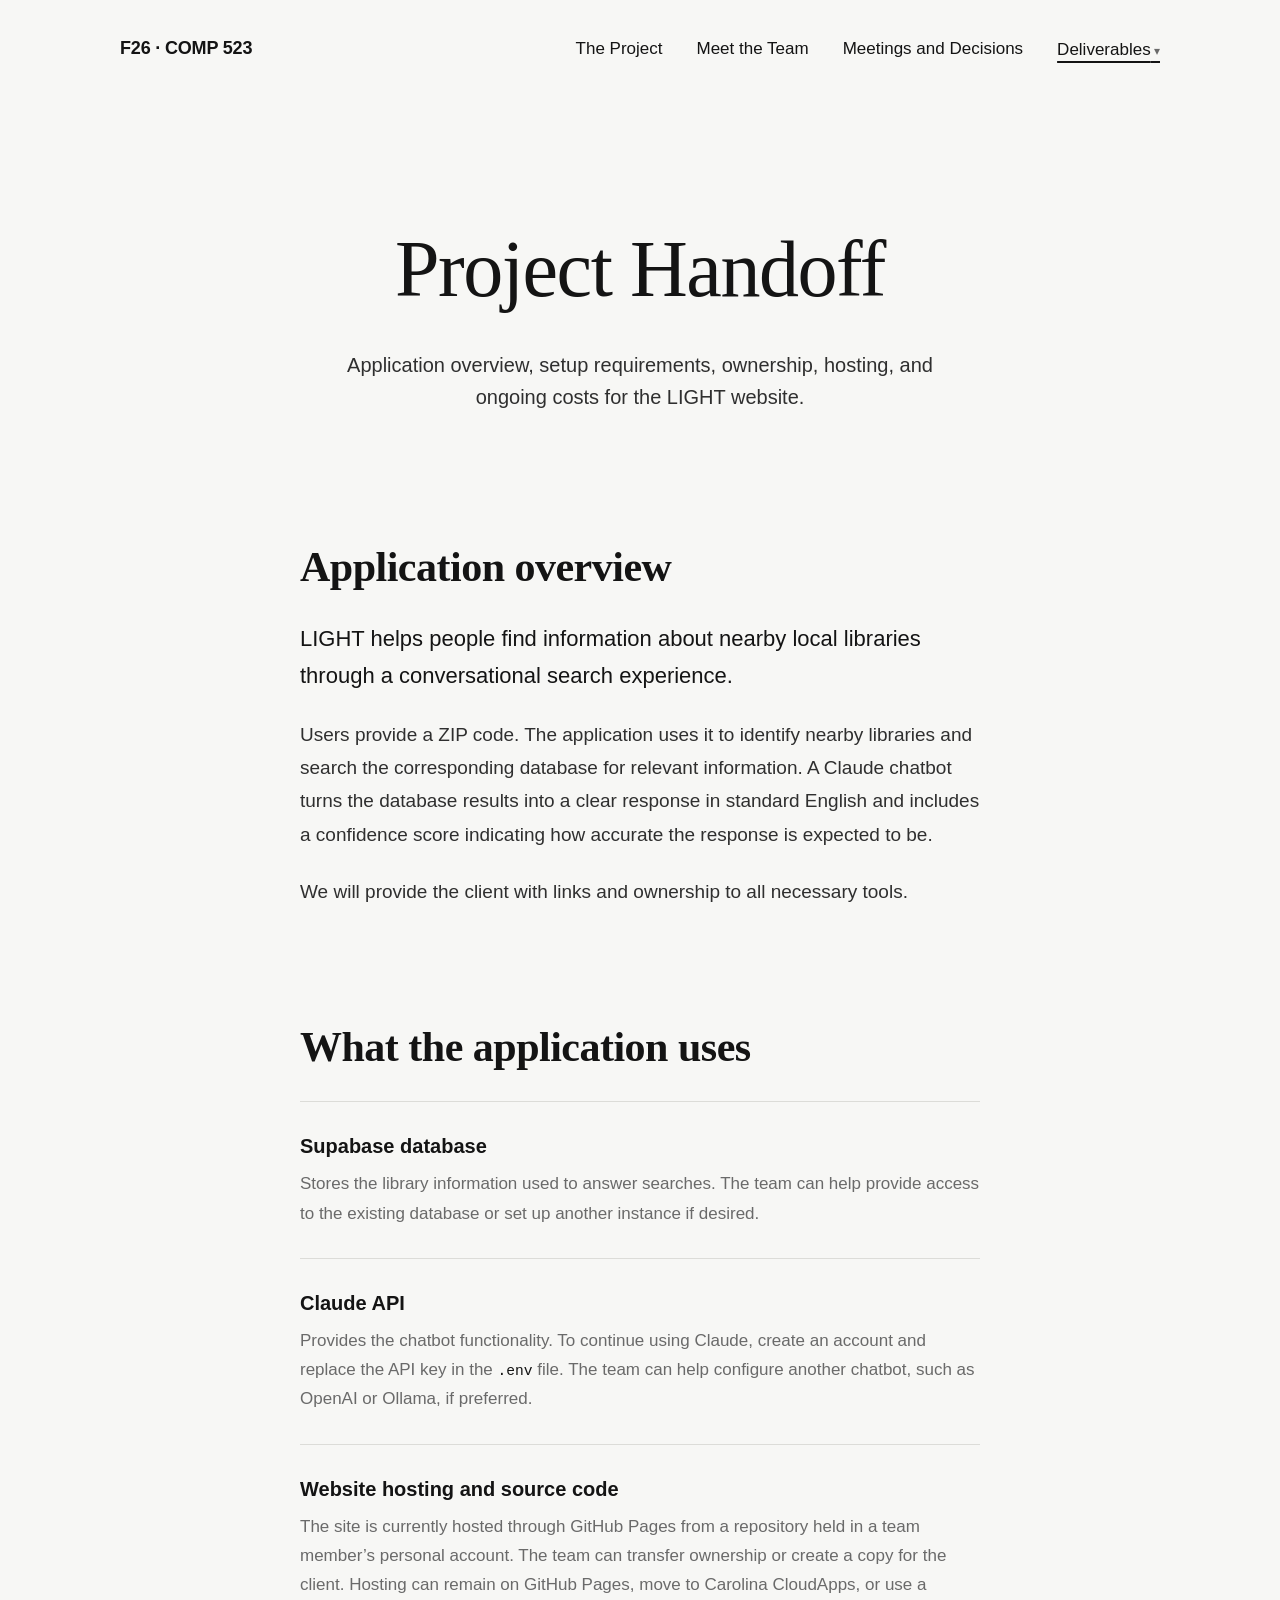
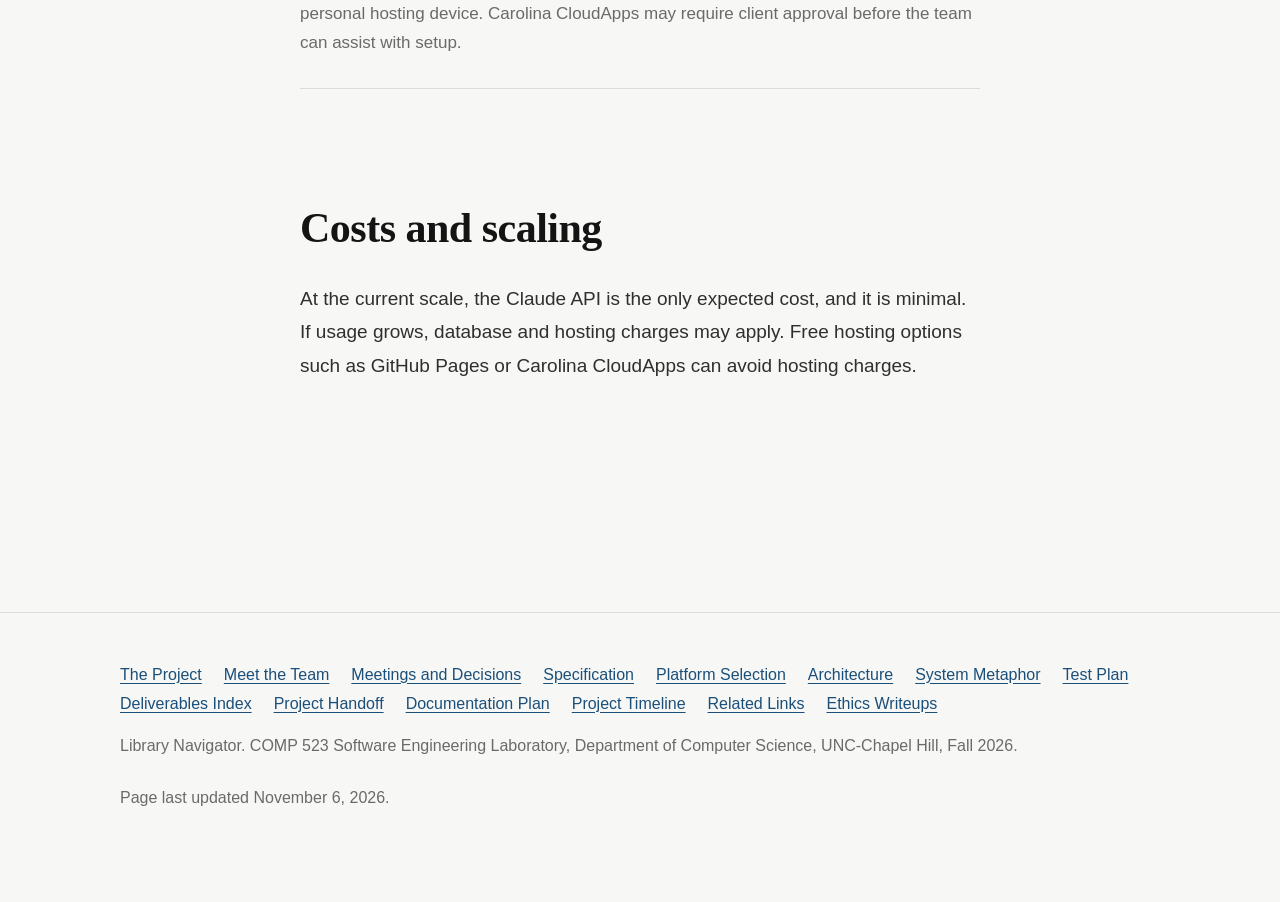
<file: handoff.html>
<!DOCTYPE html>
<html lang="en">
<head>
<meta charset="utf-8">
<meta name="viewport" content="width=device-width, initial-scale=1">
<title>Related Links | F26 COMP 523</title>
<meta name="description" content="External resources the team references while building Library Navigator.">
<link rel="stylesheet" href="assets/site.css">
</head>
<body>
<a class="skip" href="#main">Skip to content</a>

<header>
  <div class="masthead">
    <a class="brand" href="index.html">F26 &middot; COMP 523</a>
    <button class="navtoggle" type="button" aria-expanded="false" aria-controls="primary-nav">Menu</button>
    <nav class="nav" id="primary-nav" aria-label="Primary">
      <a href="index.html" data-page="index.html">The Project</a>
      <a href="team.html" data-page="team.html">Meet the Team</a>
      <a href="meetings.html" data-page="meetings.html">Meetings and Decisions</a>
      <div class="menu">
        <button class="menubtn" type="button" aria-expanded="false" aria-haspopup="true">Deliverables</button>
        <ul class="menulist">
          <li><a href="specification.html" data-page="specification.html">Specification</a></li>
          <li><a href="platform.html" data-page="platform.html">Platform Selection</a></li>
          <li><a href="architecture.html" data-page="architecture.html">Architecture</a></li>
          <li><a href="metaphor.html" data-page="metaphor.html">System Metaphor</a></li>
          <li><a href="testplan.html" data-page="testplan.html">Test Plan</a></li>
          <li><a href="deliverables.html" data-page="deliverables.html">Deliverables Index</a></li>
          <li><a href="handoff.html" data-page="handoff.html">Project Handoff</a></li>
          <li><a href="documentation-plan.html" data-page="documentation-plan.html">Documentation Plan</a></li>
          <li><a href="timeline.html" data-page="timeline.html">Project Timeline</a></li>
          <li><a href="resources.html" data-page="resources.html">Related Links</a></li>
          <li><a href="ethics.html" data-page="ethics.html">Ethics Writeups</a></li>
        </ul>
      </div>
    </nav>
  </div>
</header>

<main id="main">
  <div class="pagehead">
    <h1 class="pagetitle">Project Handoff</h1>
    <p class="deck">Application overview, setup requirements, ownership, hosting, and ongoing costs for the LIGHT website.</p>
  </div>

  <section class="section">
    <div class="col">
      <h2>Application overview</h2>
      <p class="lede">LIGHT helps people find information about nearby local libraries through a conversational search experience.</p>
      <p>Users provide a ZIP code. The application uses it to identify nearby libraries and search the corresponding database for relevant information. A Claude chatbot turns the database results into a clear response in standard English and includes a confidence score indicating how accurate the response is expected to be.</p>
      <p>We will provide the client with links and ownership to all necessary tools.</p>
    </div>
  </section>

  <section class="section">
    <div class="col">
      <h2>What the application uses</h2>
      <div class="record">
        <div class="record-title">Supabase database</div>
        <p class="record-body">Stores the library information used to answer searches. The team can help provide access to the existing database or set up another instance if desired.</p>
      </div>
      <div class="record">
        <div class="record-title">Claude API</div>
        <p class="record-body">Provides the chatbot functionality. To continue using Claude, create an account and replace the API key in the <code>.env</code> file. The team can help configure another chatbot, such as OpenAI or Ollama, if preferred.</p>
      </div>
      <div class="record">
        <div class="record-title">Website hosting and source code</div>
        <p class="record-body">The site is currently hosted through GitHub Pages from a repository held in a team member’s personal account. The team can transfer ownership or create a copy for the client. Hosting can remain on GitHub Pages, move to Carolina CloudApps, or use a personal hosting device. Carolina CloudApps may require client approval before the team can assist with setup.</p>
      </div>
    </div>
  </section>

  <section class="section">
    <div class="col">
      <h2>Costs and scaling</h2>
      <p>At the current scale, the Claude API is the only expected cost, and it is minimal. If usage grows, database and hosting charges may apply. Free hosting options such as GitHub Pages or Carolina CloudApps can avoid hosting charges.</p>
    </div>
  </section>
</main>

<footer class="sitefoot">
  <div class="sitefoot-inner">
    <div class="sitefoot-nav"><a href="index.html">The Project</a><a href="team.html">Meet the Team</a><a href="meetings.html">Meetings and Decisions</a><a href="specification.html">Specification</a><a href="platform.html">Platform Selection</a><a href="architecture.html">Architecture</a><a href="metaphor.html">System Metaphor</a><a href="testplan.html">Test Plan</a><a href="deliverables.html">Deliverables Index</a><a href="handoff.html">Project Handoff</a><a href="documentation-plan.html">Documentation Plan</a><a href="timeline.html">Project Timeline</a><a href="resources.html">Related Links</a><a href="ethics.html">Ethics Writeups</a></div>
    <p>Library Navigator. COMP 523 Software Engineering Laboratory, Department of
    Computer Science, UNC-Chapel Hill, Fall 2026.</p>
    <p class="updated small"></p>
  </div>
</footer>

<script src="assets/data.js"></script>
<script src="assets/site.js"></script>
</body>
</html>
</file>
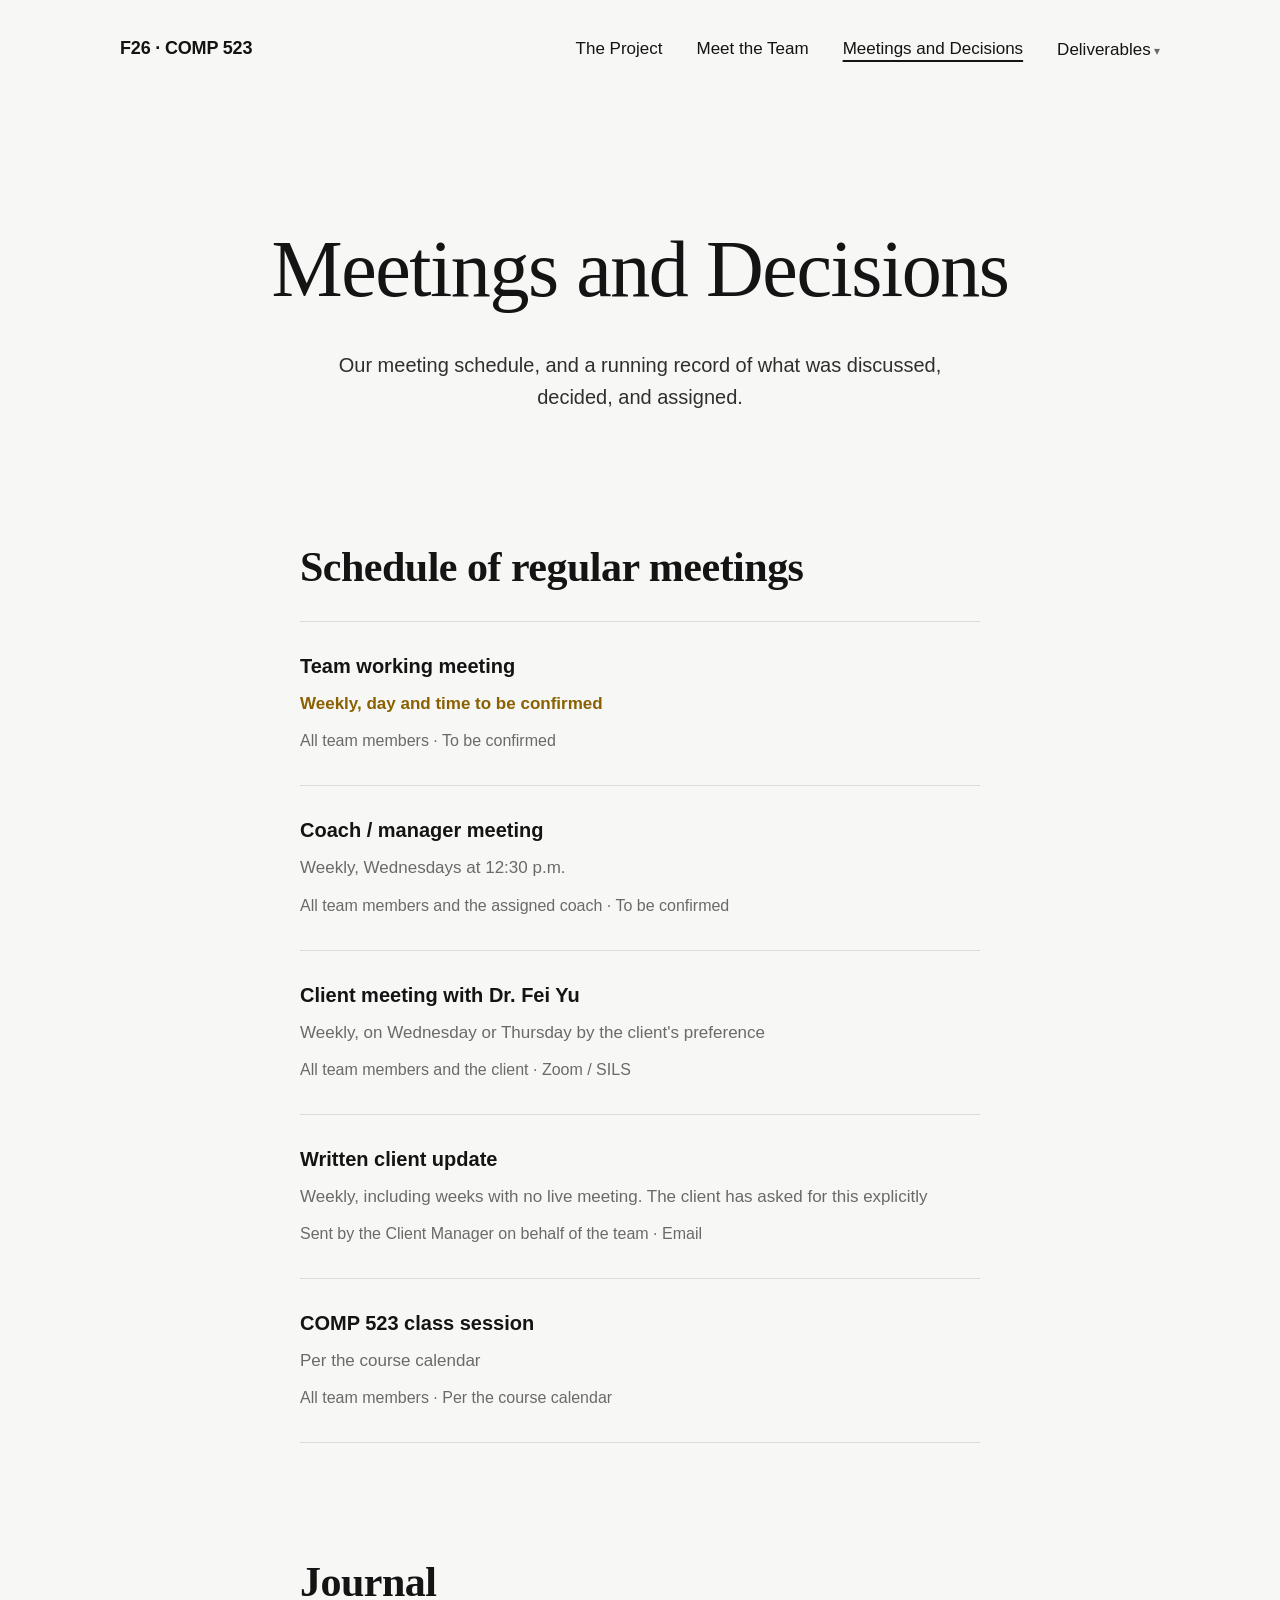
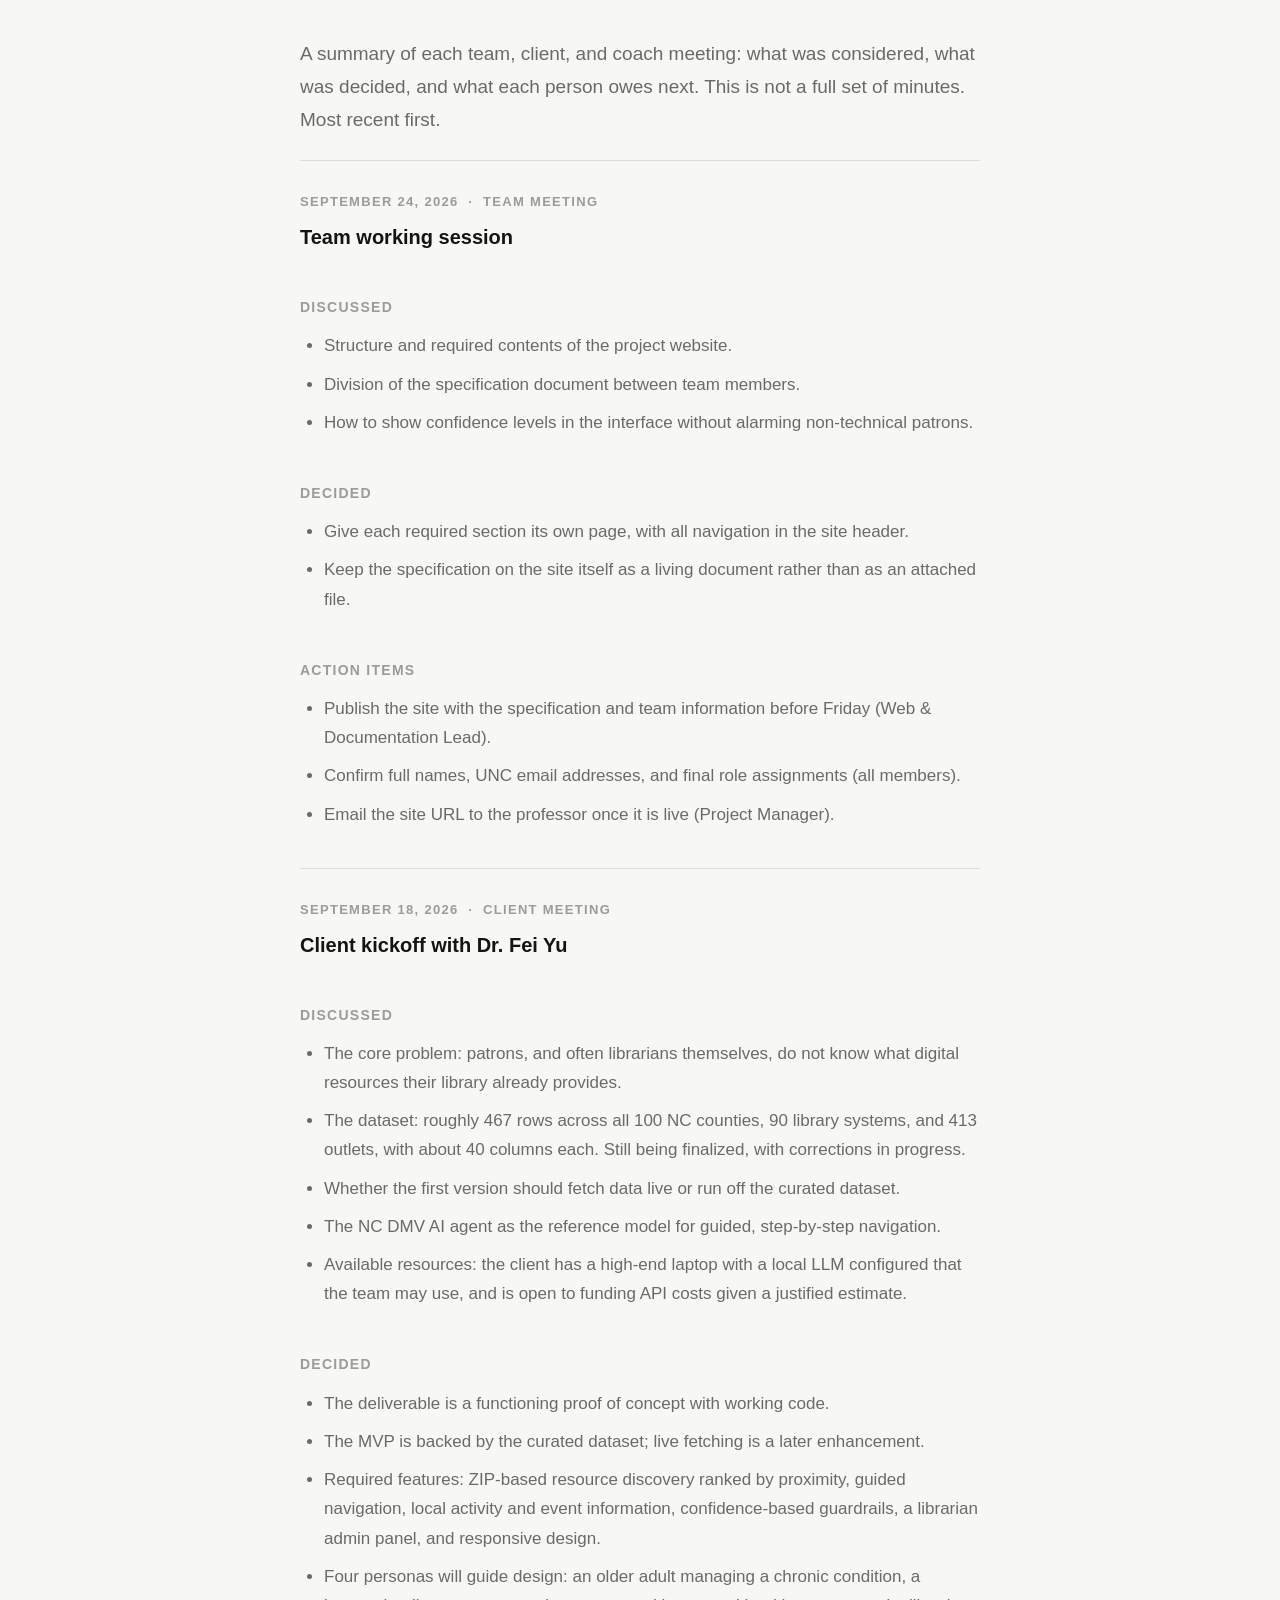
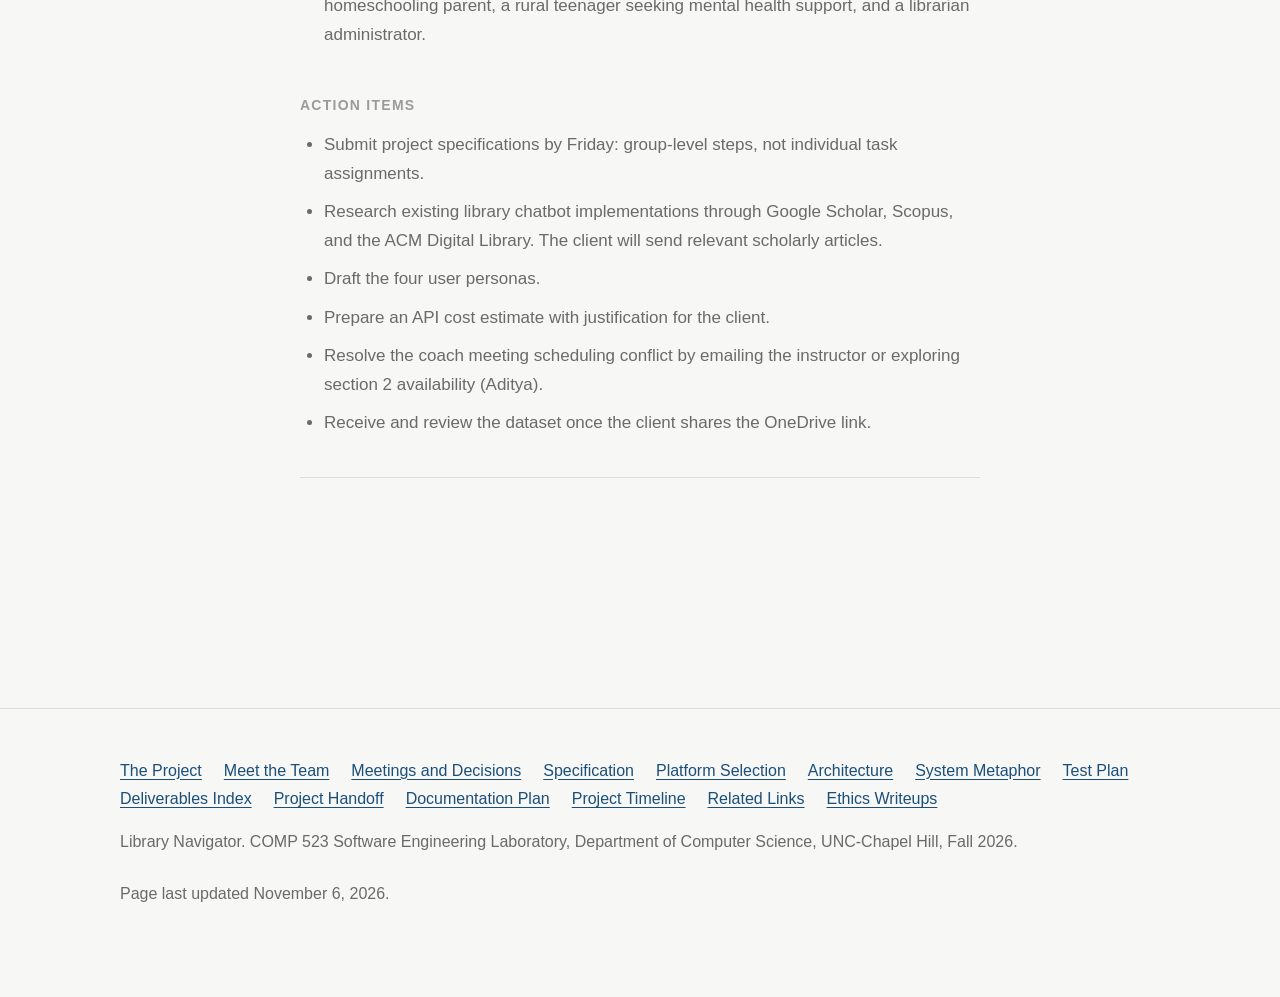
<file: meetings.html>
<!DOCTYPE html>
<html lang="en">
<head>
<meta charset="utf-8">
<meta name="viewport" content="width=device-width, initial-scale=1">
<title>Meetings and Decisions | F26 COMP 523</title>
<meta name="description" content="Schedule of regular meetings and the running journal of team, client, and coach meetings.">
<link rel="stylesheet" href="assets/site.css">
</head>
<body>
<a class="skip" href="#main">Skip to content</a>

<header>
  <div class="masthead">
    <a class="brand" href="index.html">F26 &middot; COMP 523</a>
    <button class="navtoggle" type="button" aria-expanded="false" aria-controls="primary-nav">Menu</button>
    <nav class="nav" id="primary-nav" aria-label="Primary">
      <a href="index.html" data-page="index.html">The Project</a>
      <a href="team.html" data-page="team.html">Meet the Team</a>
      <a href="meetings.html" data-page="meetings.html">Meetings and Decisions</a>
      <div class="menu">
        <button class="menubtn" type="button" aria-expanded="false" aria-haspopup="true">Deliverables</button>
        <ul class="menulist">
          <li><a href="specification.html" data-page="specification.html">Specification</a></li>
          <li><a href="platform.html" data-page="platform.html">Platform Selection</a></li>
          <li><a href="architecture.html" data-page="architecture.html">Architecture</a></li>
          <li><a href="metaphor.html" data-page="metaphor.html">System Metaphor</a></li>
          <li><a href="testplan.html" data-page="testplan.html">Test Plan</a></li>
          <li><a href="deliverables.html" data-page="deliverables.html">Deliverables Index</a></li>
          <li><a href="handoff.html" data-page="handoff.html">Project Handoff</a></li>
          <li><a href="documentation-plan.html" data-page="documentation-plan.html">Documentation Plan</a></li>
          <li><a href="timeline.html" data-page="timeline.html">Project Timeline</a></li>
          <li><a href="resources.html" data-page="resources.html">Related Links</a></li>
          <li><a href="ethics.html" data-page="ethics.html">Ethics Writeups</a></li>
        </ul>
      </div>
    </nav>
  </div>
</header>

<main id="main">

  <div class="pagehead">
    <h1 class="pagetitle">Meetings and Decisions</h1>
    <p class="deck">Our meeting schedule, and a running record of what was discussed, decided, and assigned.</p>
  </div>

  <section class="section">
    <div class="col">
      <h2>Schedule of regular meetings</h2>
      <div id="schedule-list"></div>
    </div>
  </section>
  <section class="section">
    <div class="col">
      <h2>Journal</h2>
      <p class="muted">A summary of each team, client, and coach meeting: what was
      considered, what was decided, and what each person owes next. This is not a
      full set of minutes. Most recent first.</p>
      <div id="journal-list"></div>
    </div>
  </section>


</main>

<footer class="sitefoot">
  <div class="sitefoot-inner">
    <div class="sitefoot-nav"><a href="index.html">The Project</a><a href="team.html">Meet the Team</a><a href="meetings.html">Meetings and Decisions</a><a href="specification.html">Specification</a><a href="platform.html">Platform Selection</a><a href="architecture.html">Architecture</a><a href="metaphor.html">System Metaphor</a><a href="testplan.html">Test Plan</a><a href="deliverables.html">Deliverables Index</a><a href="handoff.html">Project Handoff</a><a href="documentation-plan.html">Documentation Plan</a><a href="timeline.html">Project Timeline</a><a href="resources.html">Related Links</a><a href="ethics.html">Ethics Writeups</a></div>
    <p>Library Navigator. COMP 523 Software Engineering Laboratory, Department of
    Computer Science, UNC-Chapel Hill, Fall 2026.</p>
    <p class="updated small"></p>
  </div>
</footer>

<script src="assets/data.js"></script>
<script src="assets/site.js"></script>
</body>
</html>
</file>
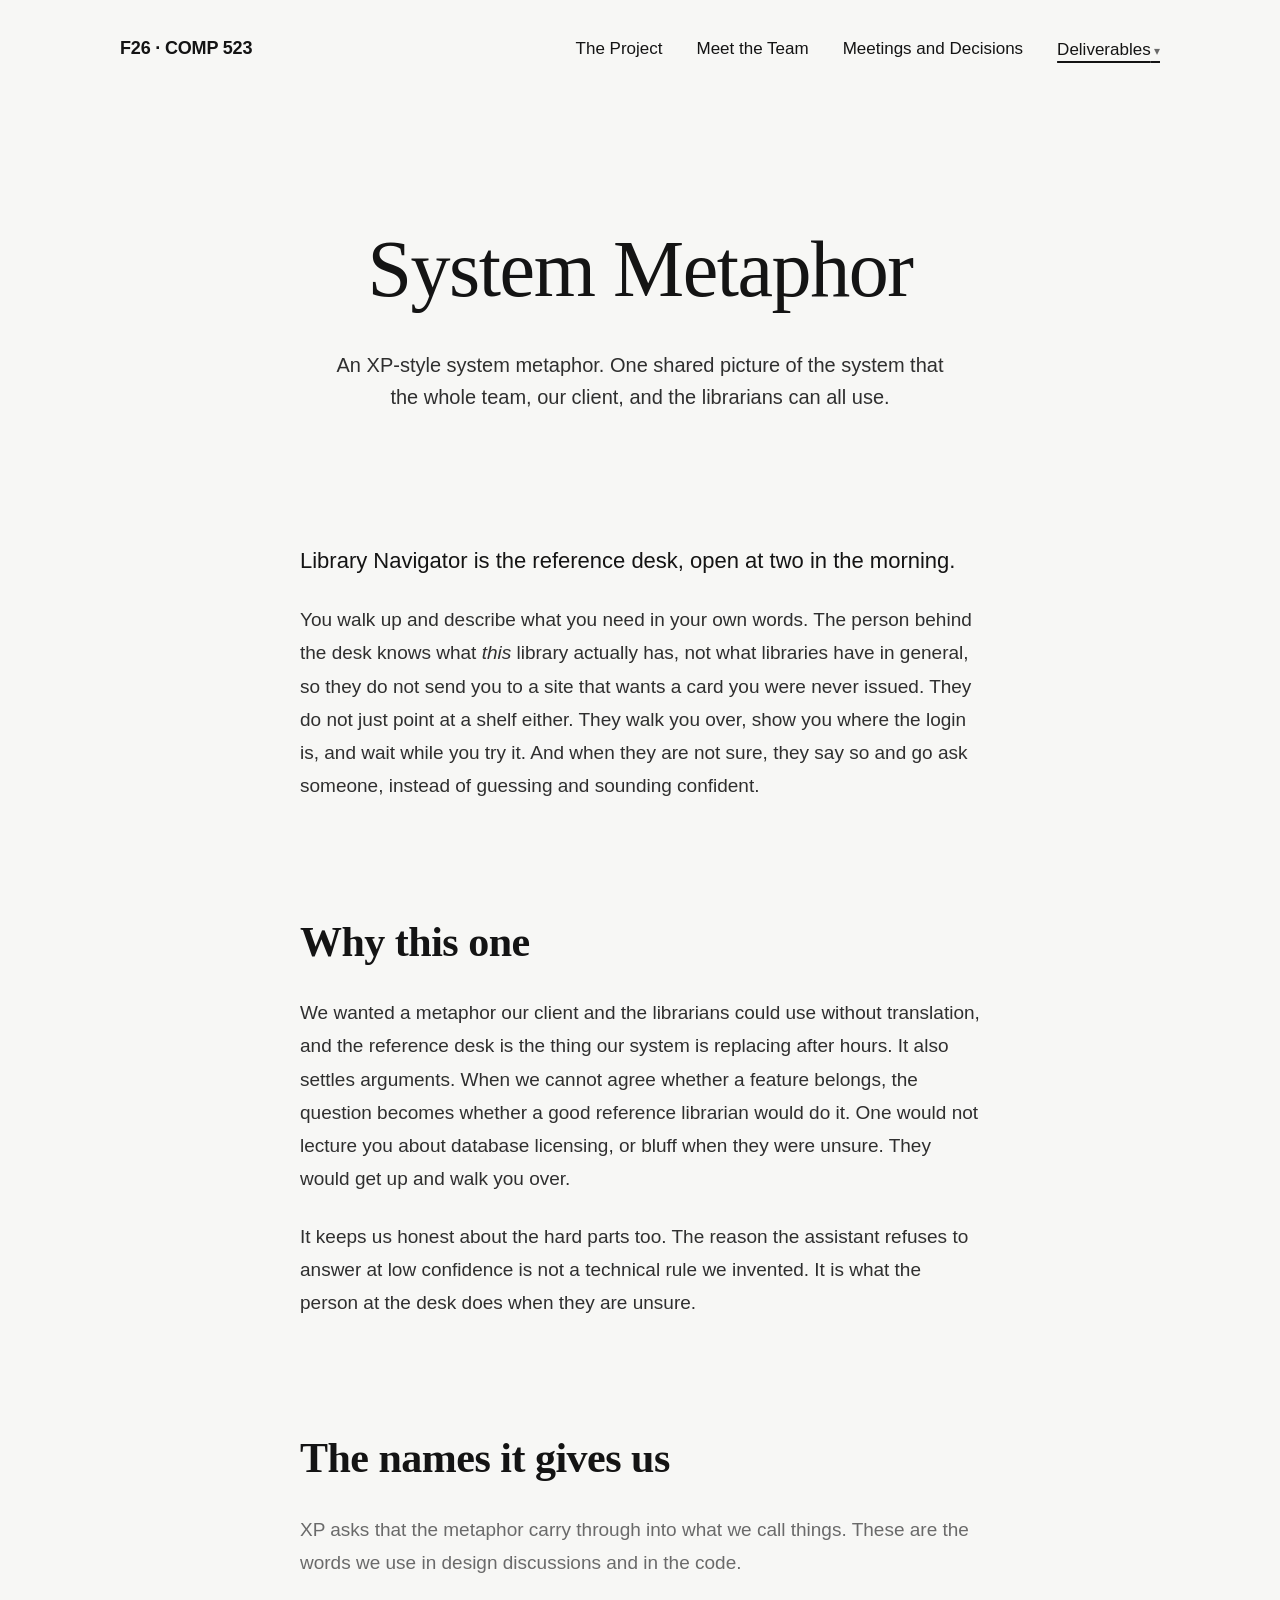
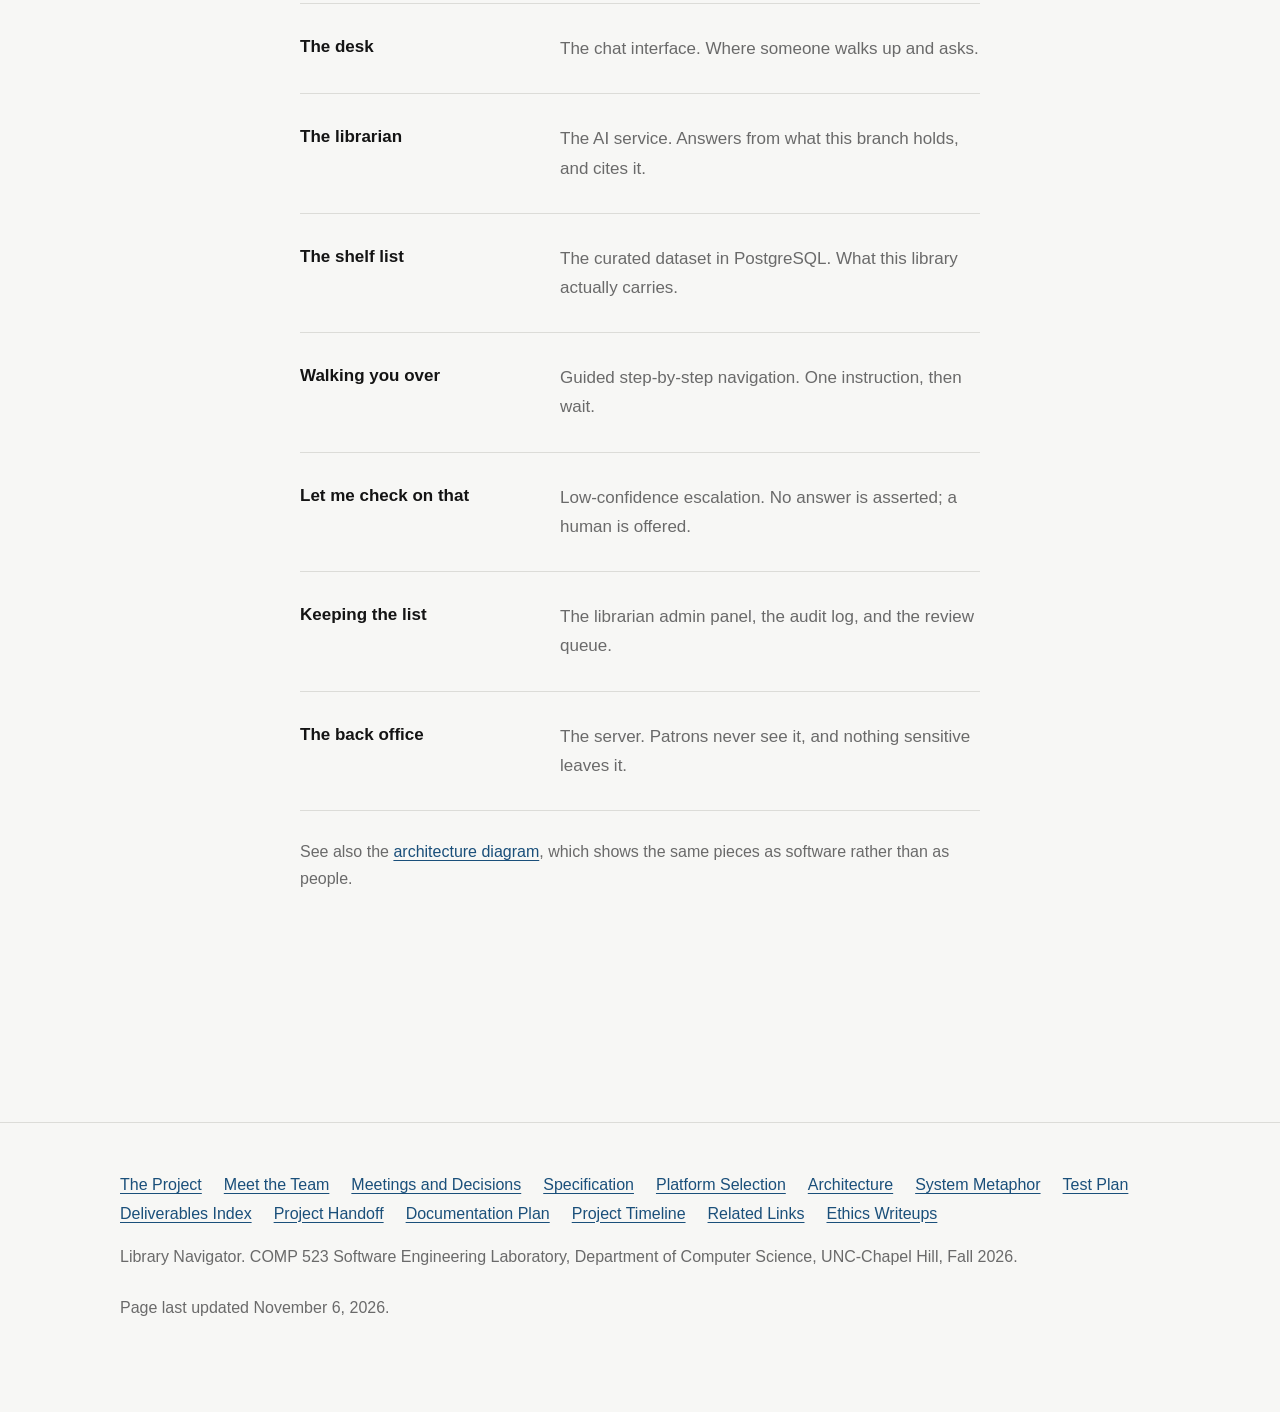
<file: metaphor.html>
<!DOCTYPE html>
<html lang="en">
<head>
<meta charset="utf-8">
<meta name="viewport" content="width=device-width, initial-scale=1">
<title>System Metaphor | F26 COMP 523</title>
<meta name="description" content="The XP-style system metaphor for Library Navigator: the reference desk, open at two in the morning.">
<link rel="stylesheet" href="assets/site.css">
</head>
<body>
<a class="skip" href="#main">Skip to content</a>

<header>
  <div class="masthead">
    <a class="brand" href="index.html">F26 &middot; COMP 523</a>
    <button class="navtoggle" type="button" aria-expanded="false" aria-controls="primary-nav">Menu</button>
    <nav class="nav" id="primary-nav" aria-label="Primary">
      <a href="index.html" data-page="index.html">The Project</a>
      <a href="team.html" data-page="team.html">Meet the Team</a>
      <a href="meetings.html" data-page="meetings.html">Meetings and Decisions</a>
      <div class="menu">
        <button class="menubtn" type="button" aria-expanded="false" aria-haspopup="true">Deliverables</button>
        <ul class="menulist">
          <li><a href="specification.html" data-page="specification.html">Specification</a></li>
          <li><a href="platform.html" data-page="platform.html">Platform Selection</a></li>
          <li><a href="architecture.html" data-page="architecture.html">Architecture</a></li>
          <li><a href="metaphor.html" data-page="metaphor.html">System Metaphor</a></li>
          <li><a href="testplan.html" data-page="testplan.html">Test Plan</a></li>
          <li><a href="deliverables.html" data-page="deliverables.html">Deliverables Index</a></li>
          <li><a href="handoff.html" data-page="handoff.html">Project Handoff</a></li>
          <li><a href="documentation-plan.html" data-page="documentation-plan.html">Documentation Plan</a></li>
          <li><a href="timeline.html" data-page="timeline.html">Project Timeline</a></li>
          <li><a href="resources.html" data-page="resources.html">Related Links</a></li>
          <li><a href="ethics.html" data-page="ethics.html">Ethics Writeups</a></li>
        </ul>
      </div>
    </nav>
  </div>
</header>

<main id="main">

  <div class="pagehead">
    <h1 class="pagetitle">System Metaphor</h1>
    <p class="deck">An XP-style system metaphor. One shared picture of the system that the whole team, our client, and the librarians can all use.</p>
  </div>

  <section class="section">
    <div class="col">
      <p class="lede">Library Navigator is the reference desk, open at two in the morning.</p>
      <p>You walk up and describe what you need in your own words. The person behind the desk
      knows what <em>this</em> library actually has, not what libraries have in general, so they
      do not send you to a site that wants a card you were never issued. They do not just point
      at a shelf either. They walk you over, show you where the login is, and wait while you try
      it. And when they are not sure, they say so and go ask someone, instead of guessing and
      sounding confident.</p>
    </div>
  </section>

  <section class="section">
    <div class="col">
      <h2>Why this one</h2>
      <p>We wanted a metaphor our client and the librarians could use without translation, and
      the reference desk is the thing our system is replacing after hours. It also settles
      arguments. When we cannot agree whether a feature belongs, the question becomes whether a
      good reference librarian would do it. One would not lecture you about database licensing, or bluff when they were unsure. They would get up and walk you over.</p>
      <p>It keeps us honest about the hard parts too. The reason the assistant refuses to answer
      at low confidence is not a technical rule we invented. It is what the person at the desk
      does when they are unsure.</p>
    </div>
  </section>

  <section class="section">
    <div class="col">
      <h2>The names it gives us</h2>
      <p class="muted">XP asks that the metaphor carry through into what we call things. These
      are the words we use in design discussions and in the code.</p>
      <div class="records">
        <div class="record"><div class="pair"><div class="pair-term">The desk</div><div class="pair-body">The chat interface. Where someone walks up and asks.</div></div></div>
        <div class="record"><div class="pair"><div class="pair-term">The librarian</div><div class="pair-body">The AI service. Answers from what this branch holds, and cites it.</div></div></div>
        <div class="record"><div class="pair"><div class="pair-term">The shelf list</div><div class="pair-body">The curated dataset in PostgreSQL. What this library actually carries.</div></div></div>
        <div class="record"><div class="pair"><div class="pair-term">Walking you over</div><div class="pair-body">Guided step-by-step navigation. One instruction, then wait.</div></div></div>
        <div class="record"><div class="pair"><div class="pair-term">Let me check on that</div><div class="pair-body">Low-confidence escalation. No answer is asserted; a human is offered.</div></div></div>
        <div class="record"><div class="pair"><div class="pair-term">Keeping the list</div><div class="pair-body">The librarian admin panel, the audit log, and the review queue.</div></div></div>
        <div class="record"><div class="pair"><div class="pair-term">The back office</div><div class="pair-body">The server. Patrons never see it, and nothing sensitive leaves it.</div></div></div>
      </div>
      <p class="small muted" style="margin-top:28px">See also the
      <a href="architecture.html">architecture diagram</a>, which shows the same pieces as
      software rather than as people.</p>
    </div>
  </section>

</main>

<footer class="sitefoot">
  <div class="sitefoot-inner">
    <div class="sitefoot-nav"><a href="index.html">The Project</a><a href="team.html">Meet the Team</a><a href="meetings.html">Meetings and Decisions</a><a href="specification.html">Specification</a><a href="platform.html">Platform Selection</a><a href="architecture.html">Architecture</a><a href="metaphor.html">System Metaphor</a><a href="testplan.html">Test Plan</a><a href="deliverables.html">Deliverables Index</a><a href="handoff.html">Project Handoff</a><a href="documentation-plan.html">Documentation Plan</a><a href="timeline.html">Project Timeline</a><a href="resources.html">Related Links</a><a href="ethics.html">Ethics Writeups</a></div>
    <p>Library Navigator. COMP 523 Software Engineering Laboratory, Department of
    Computer Science, UNC-Chapel Hill, Fall 2026.</p>
    <p class="updated small"></p>
  </div>
</footer>

<script src="assets/data.js"></script>
<script src="assets/site.js"></script>
</body>
</html>
</file>
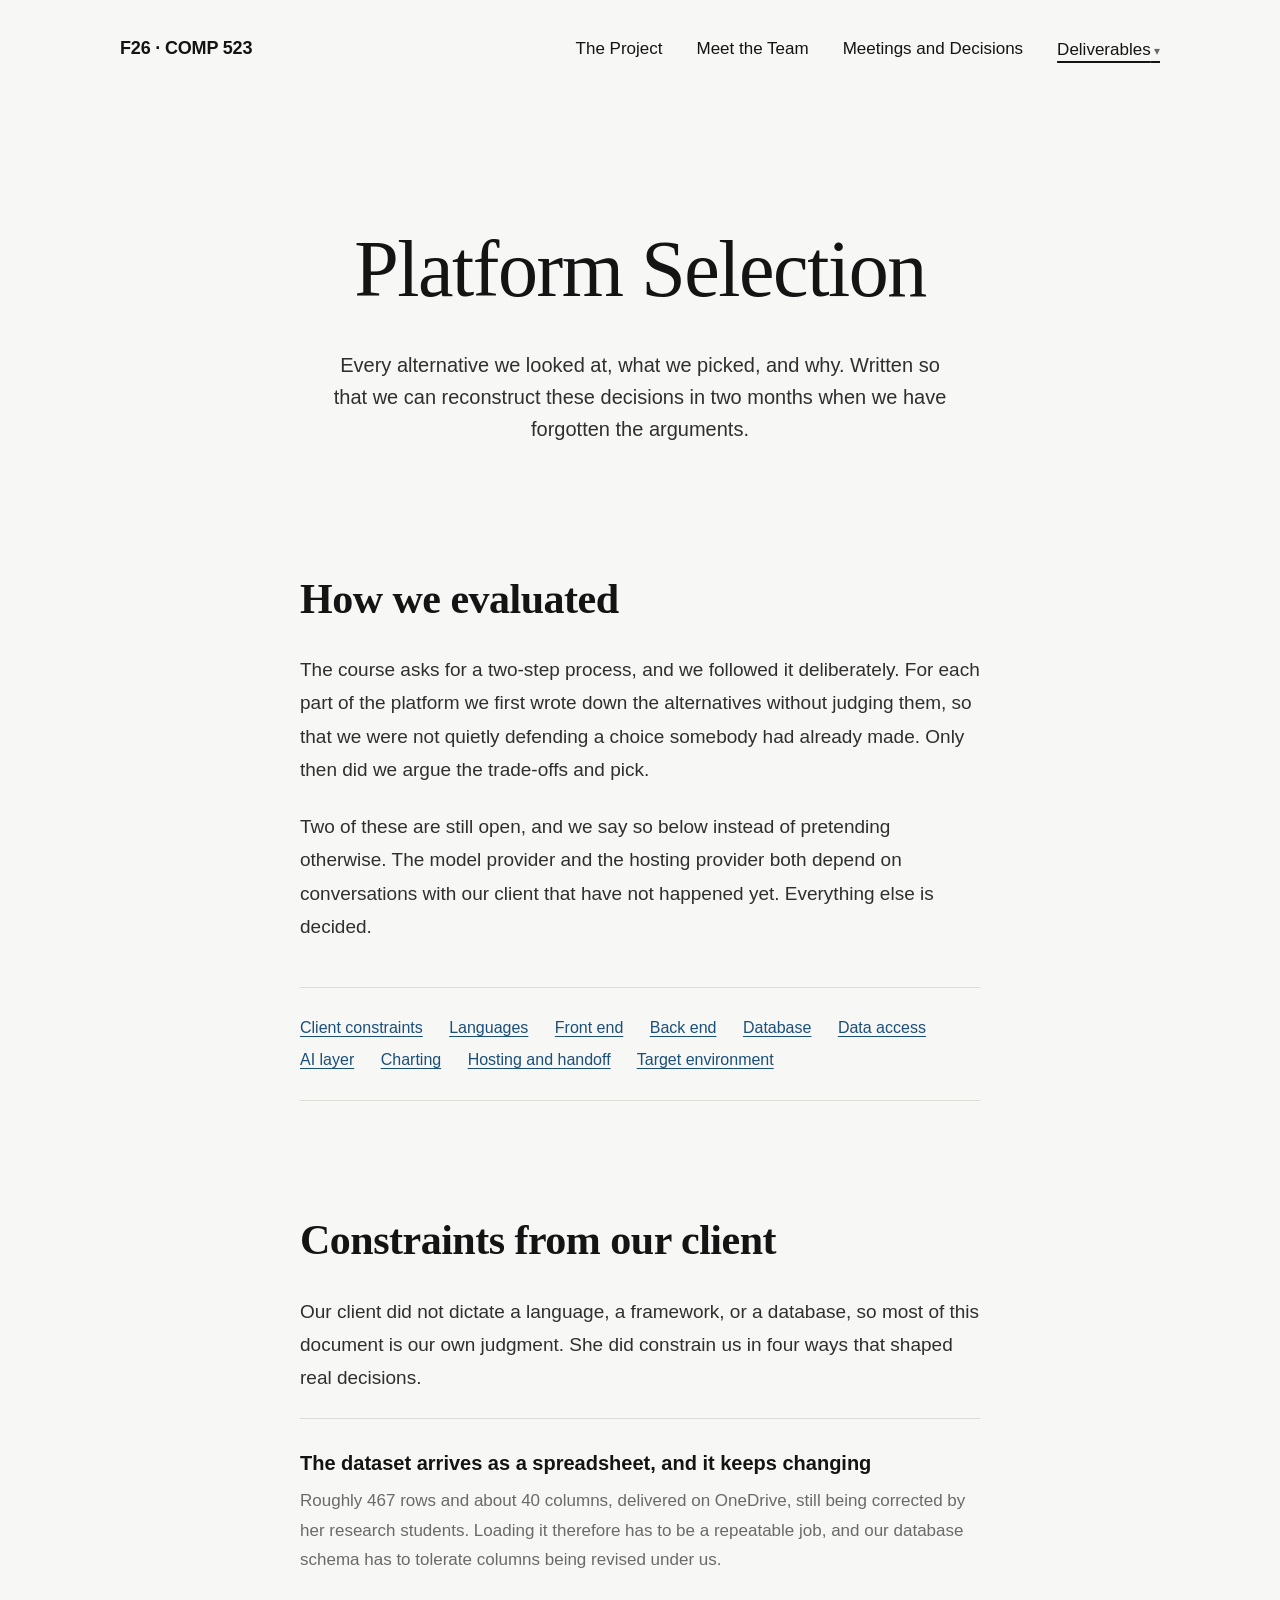
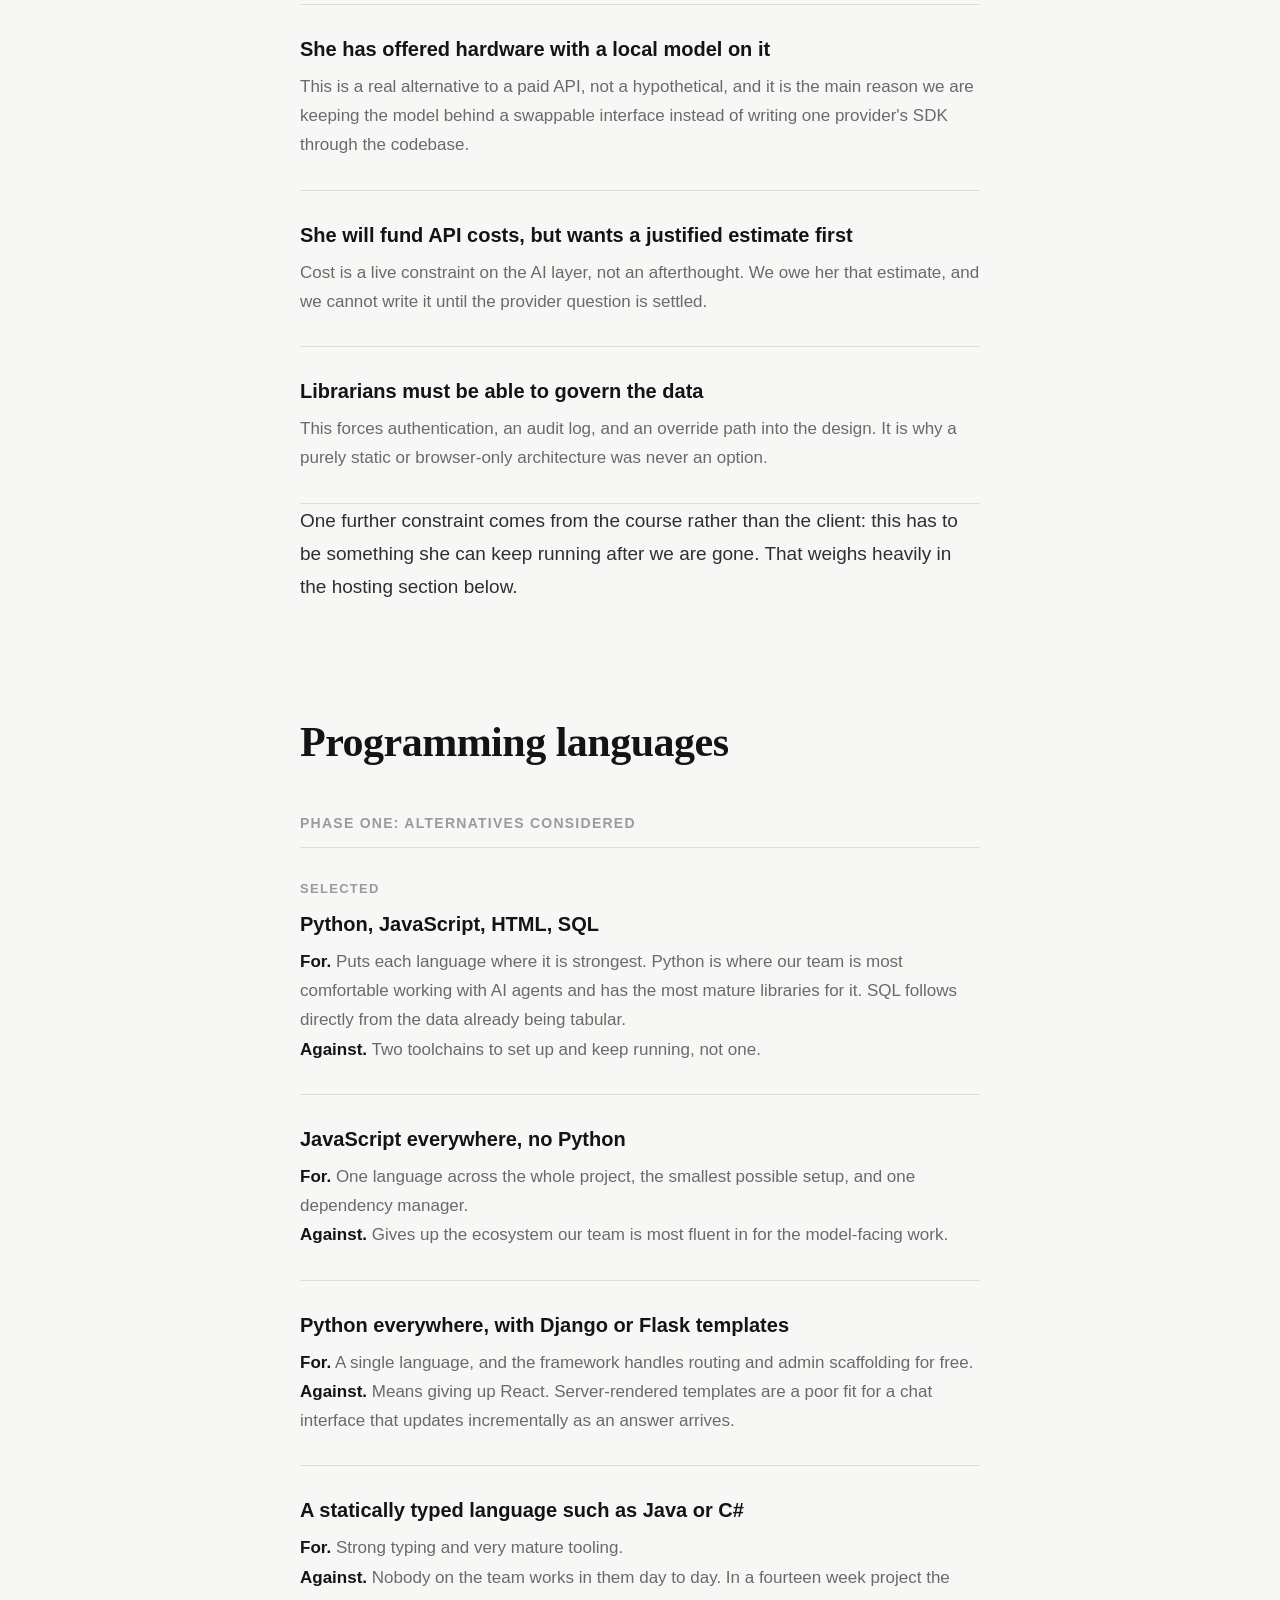
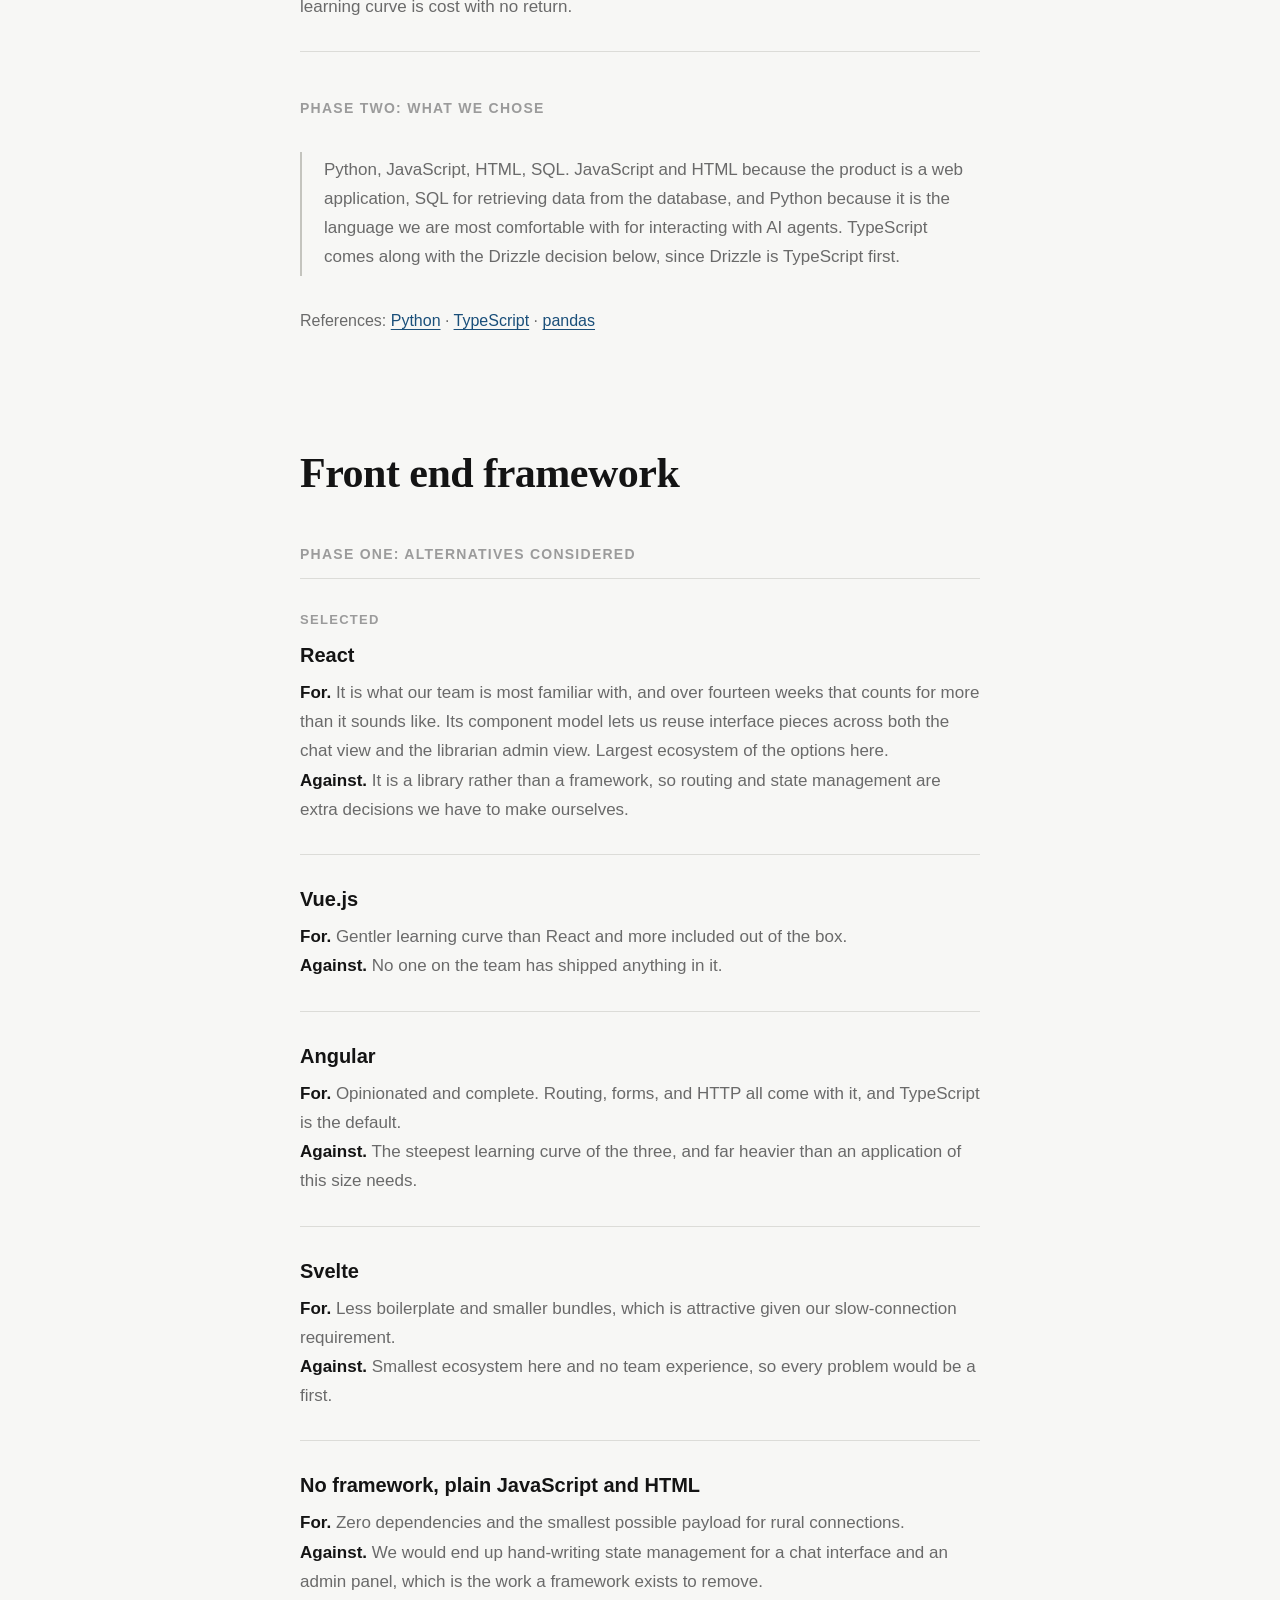
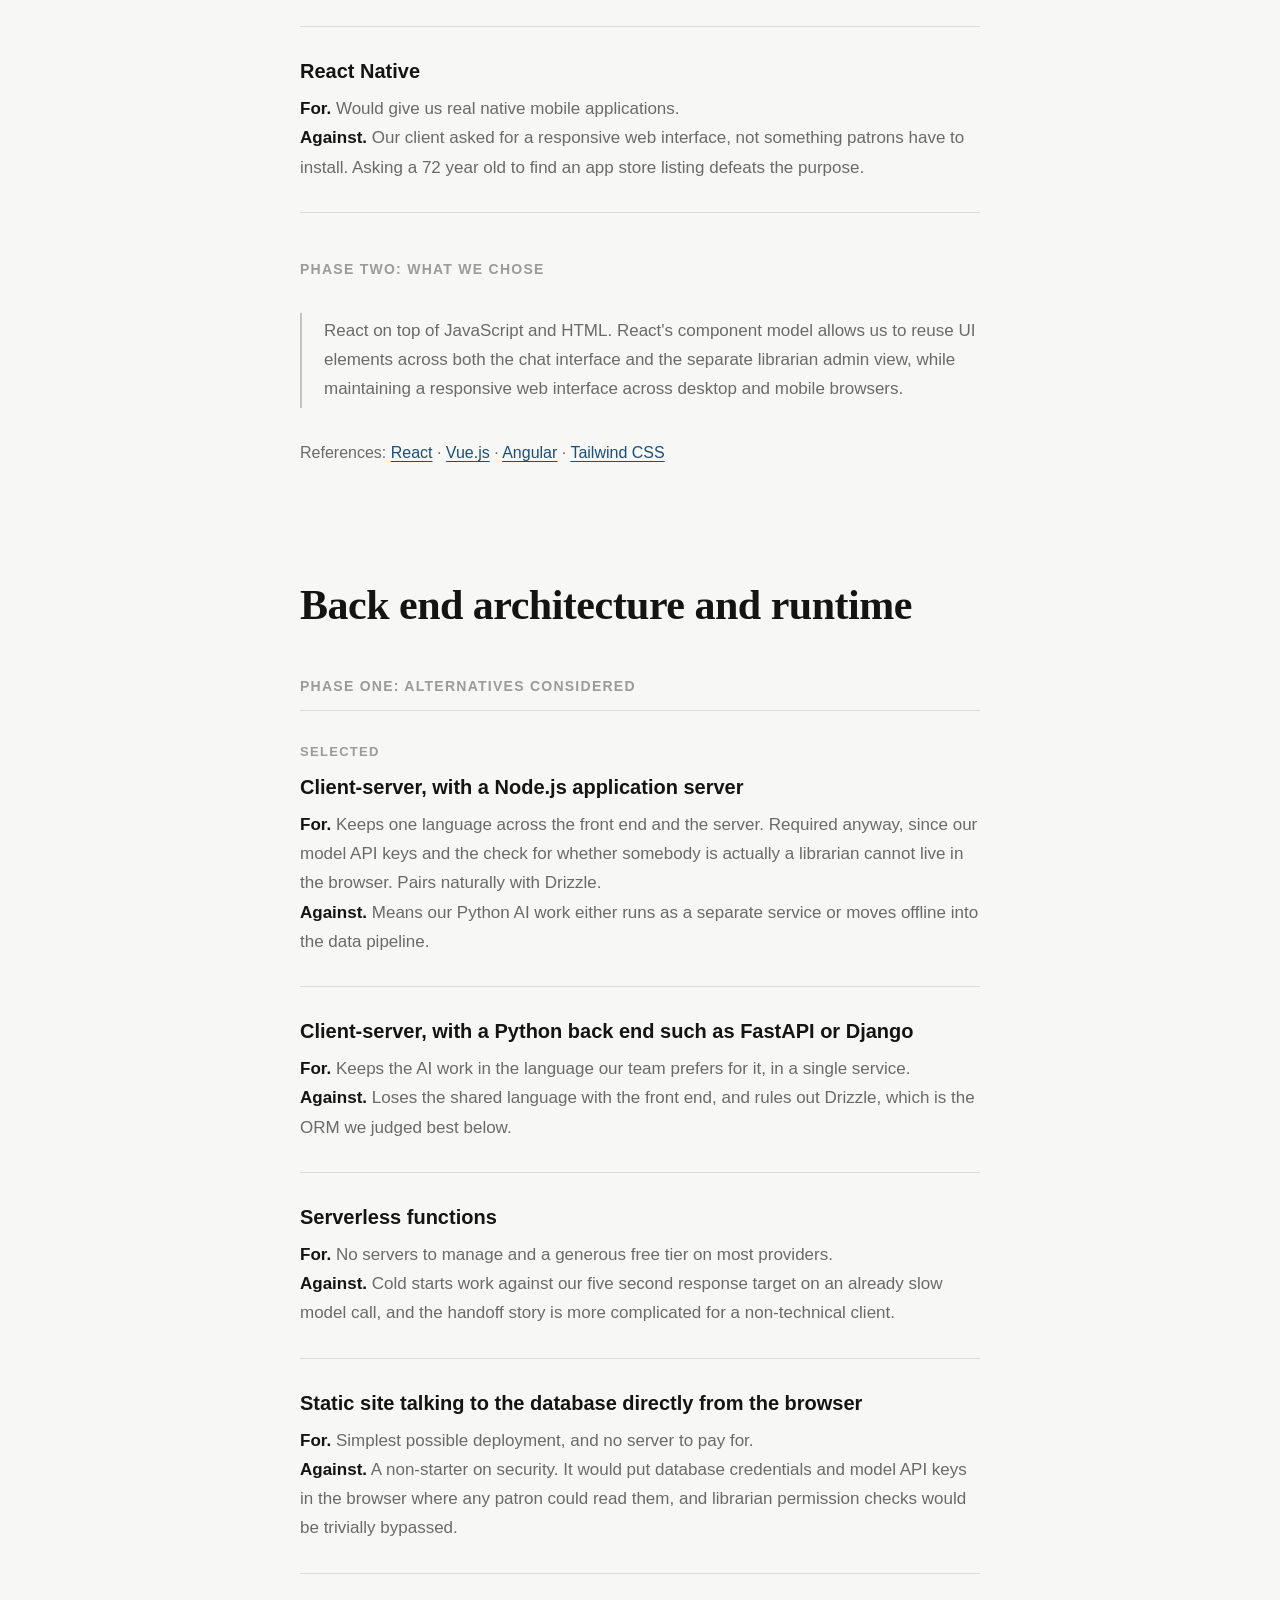
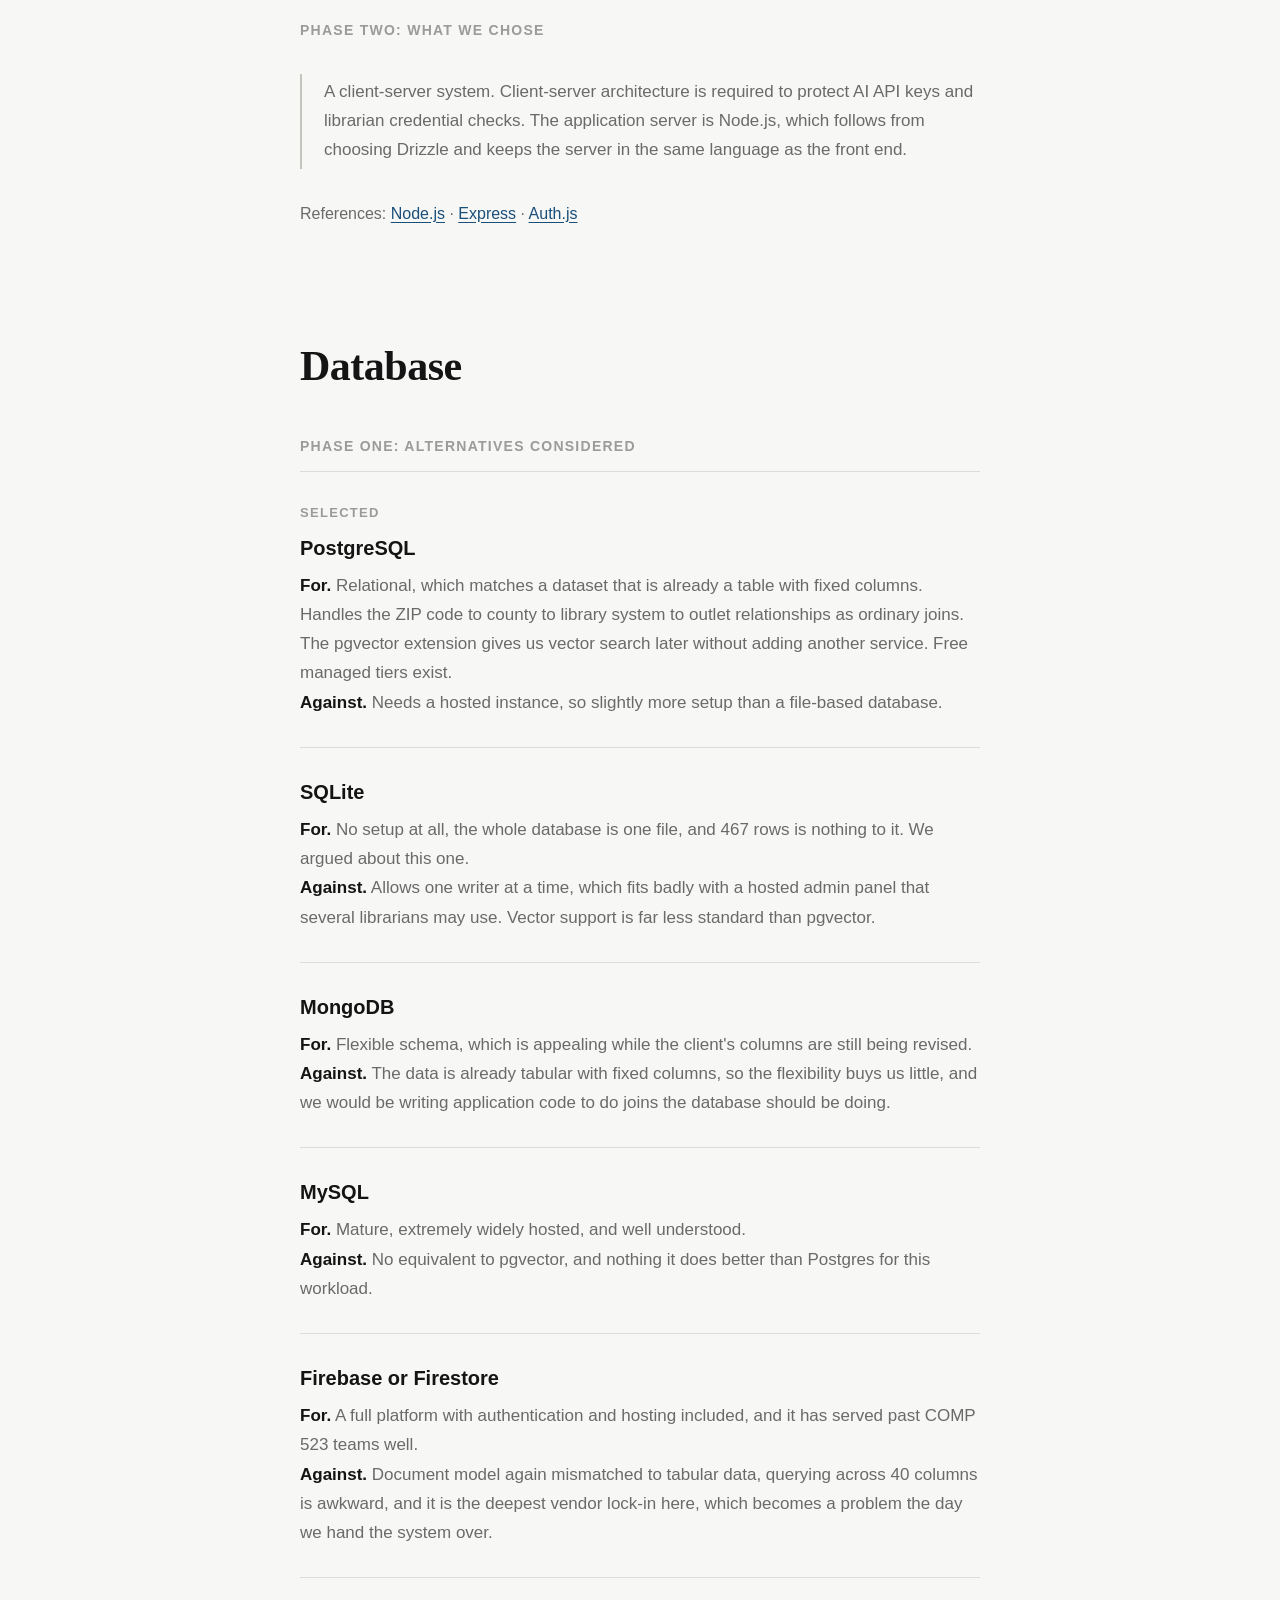
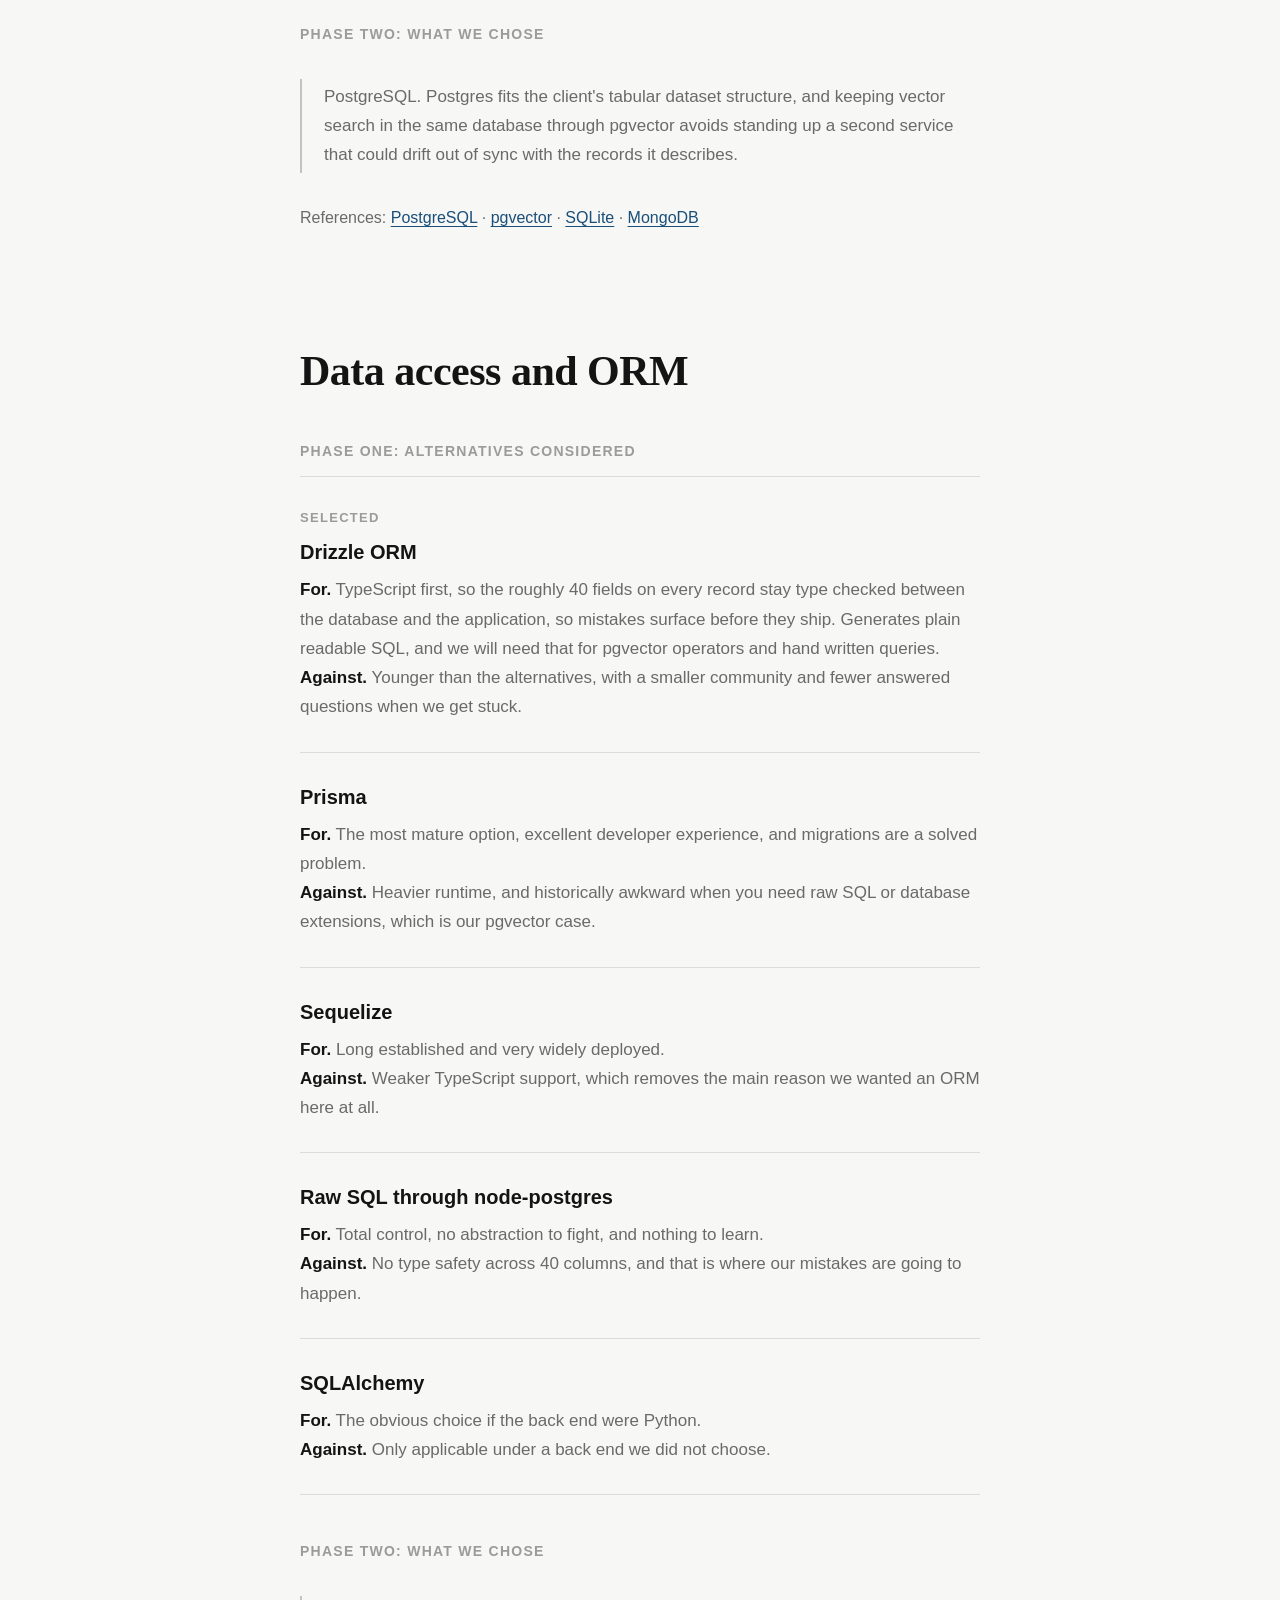
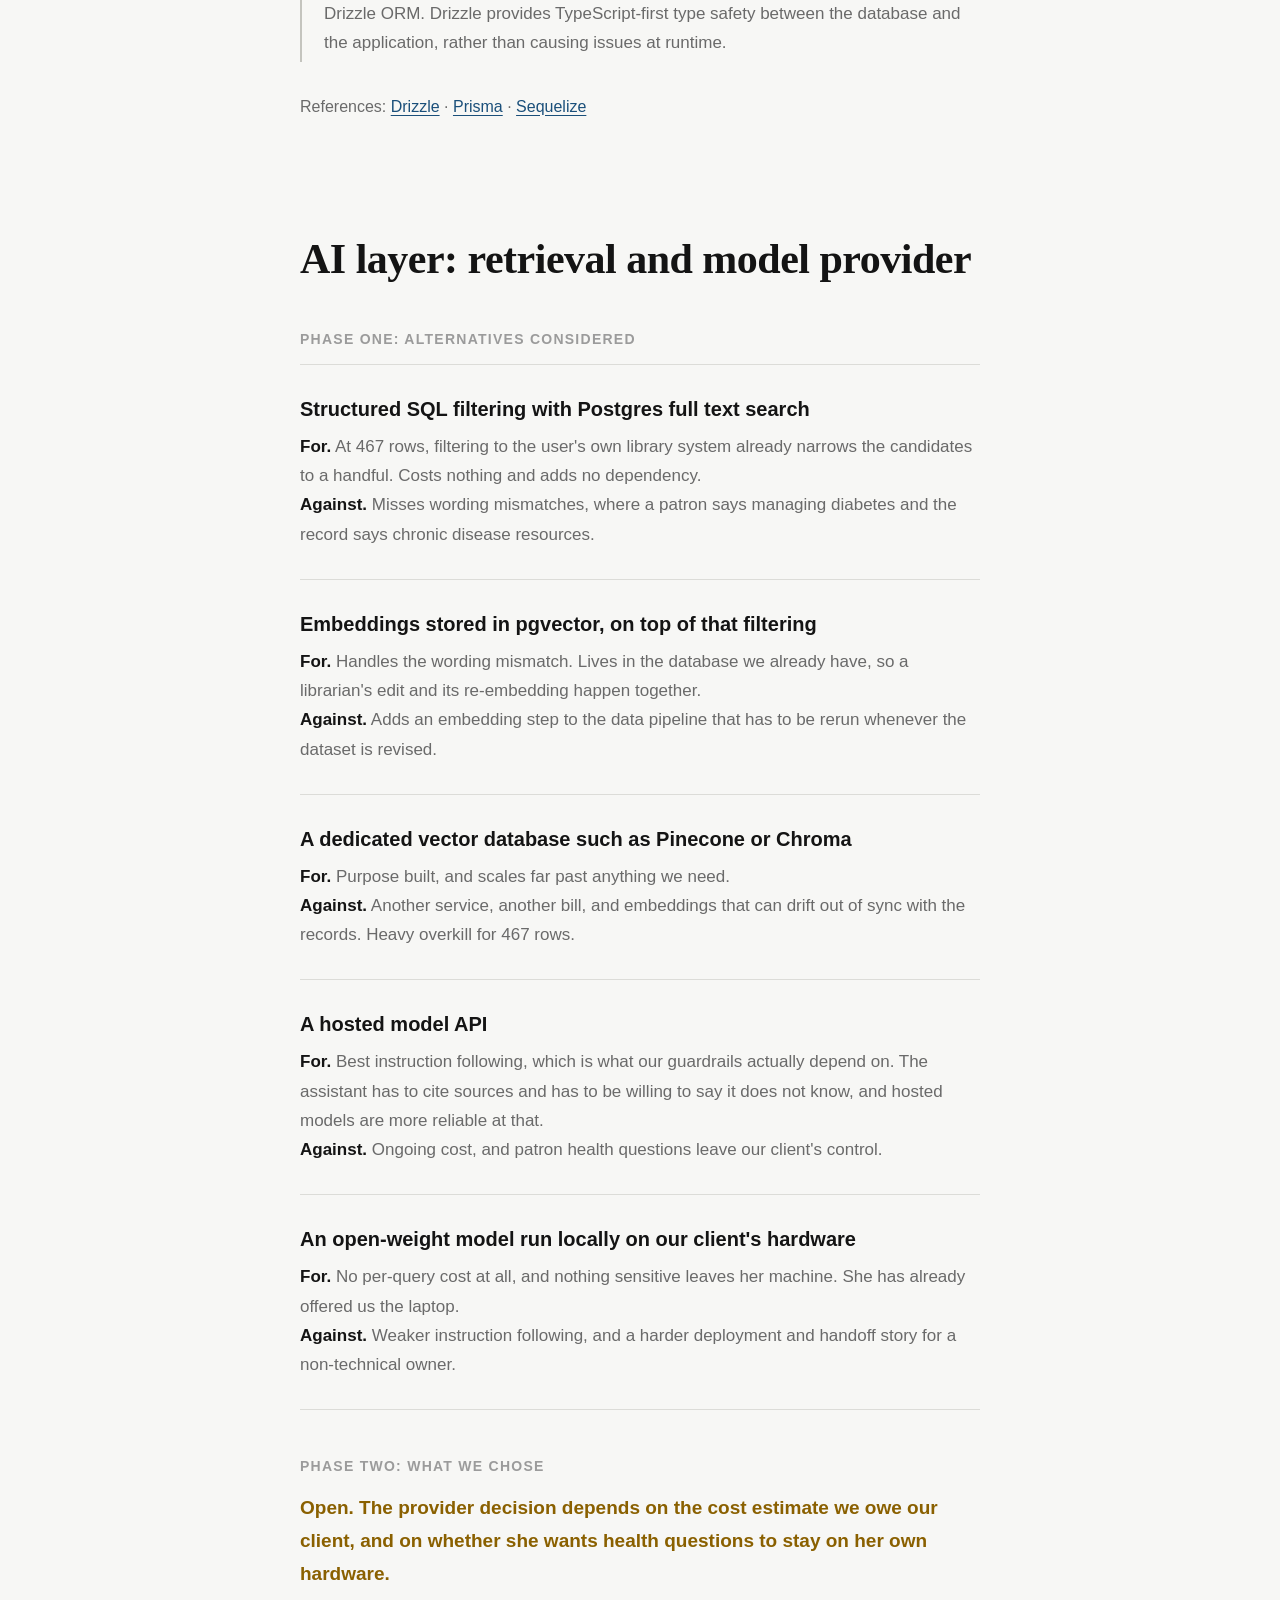
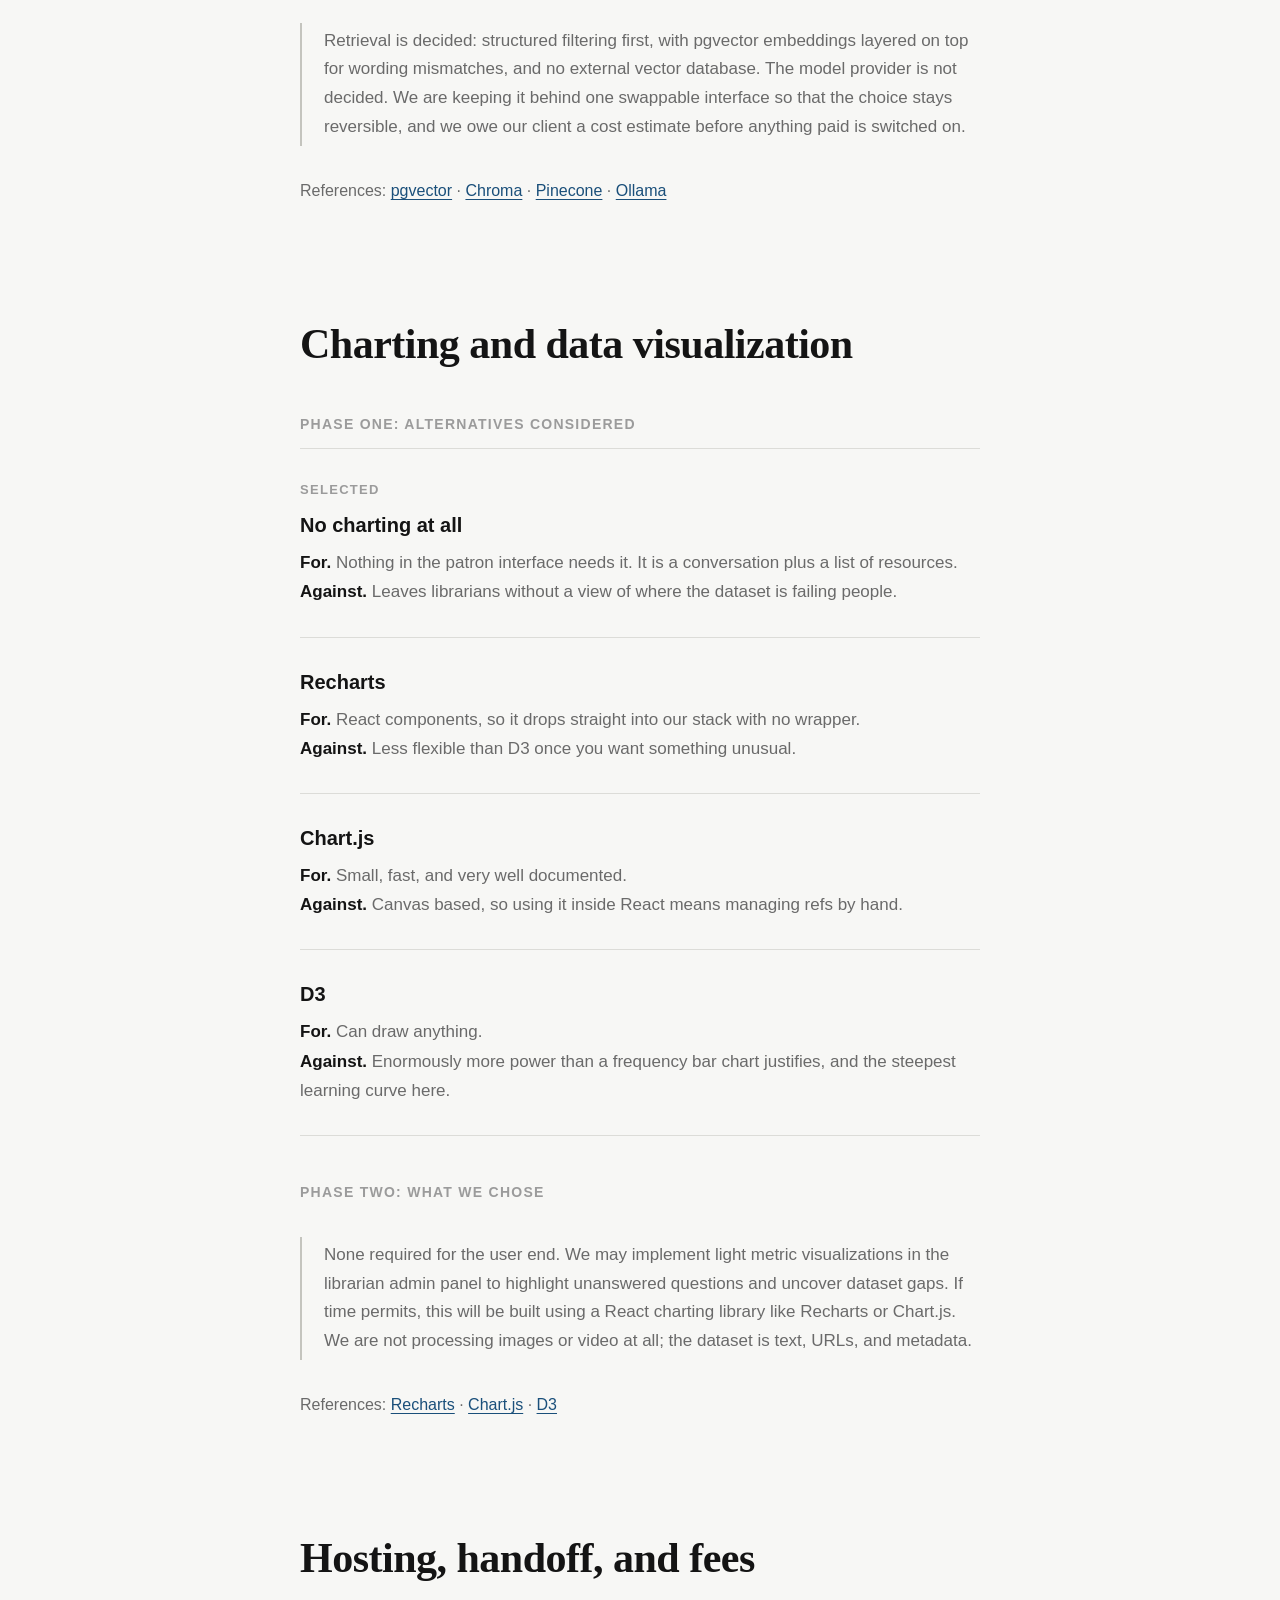
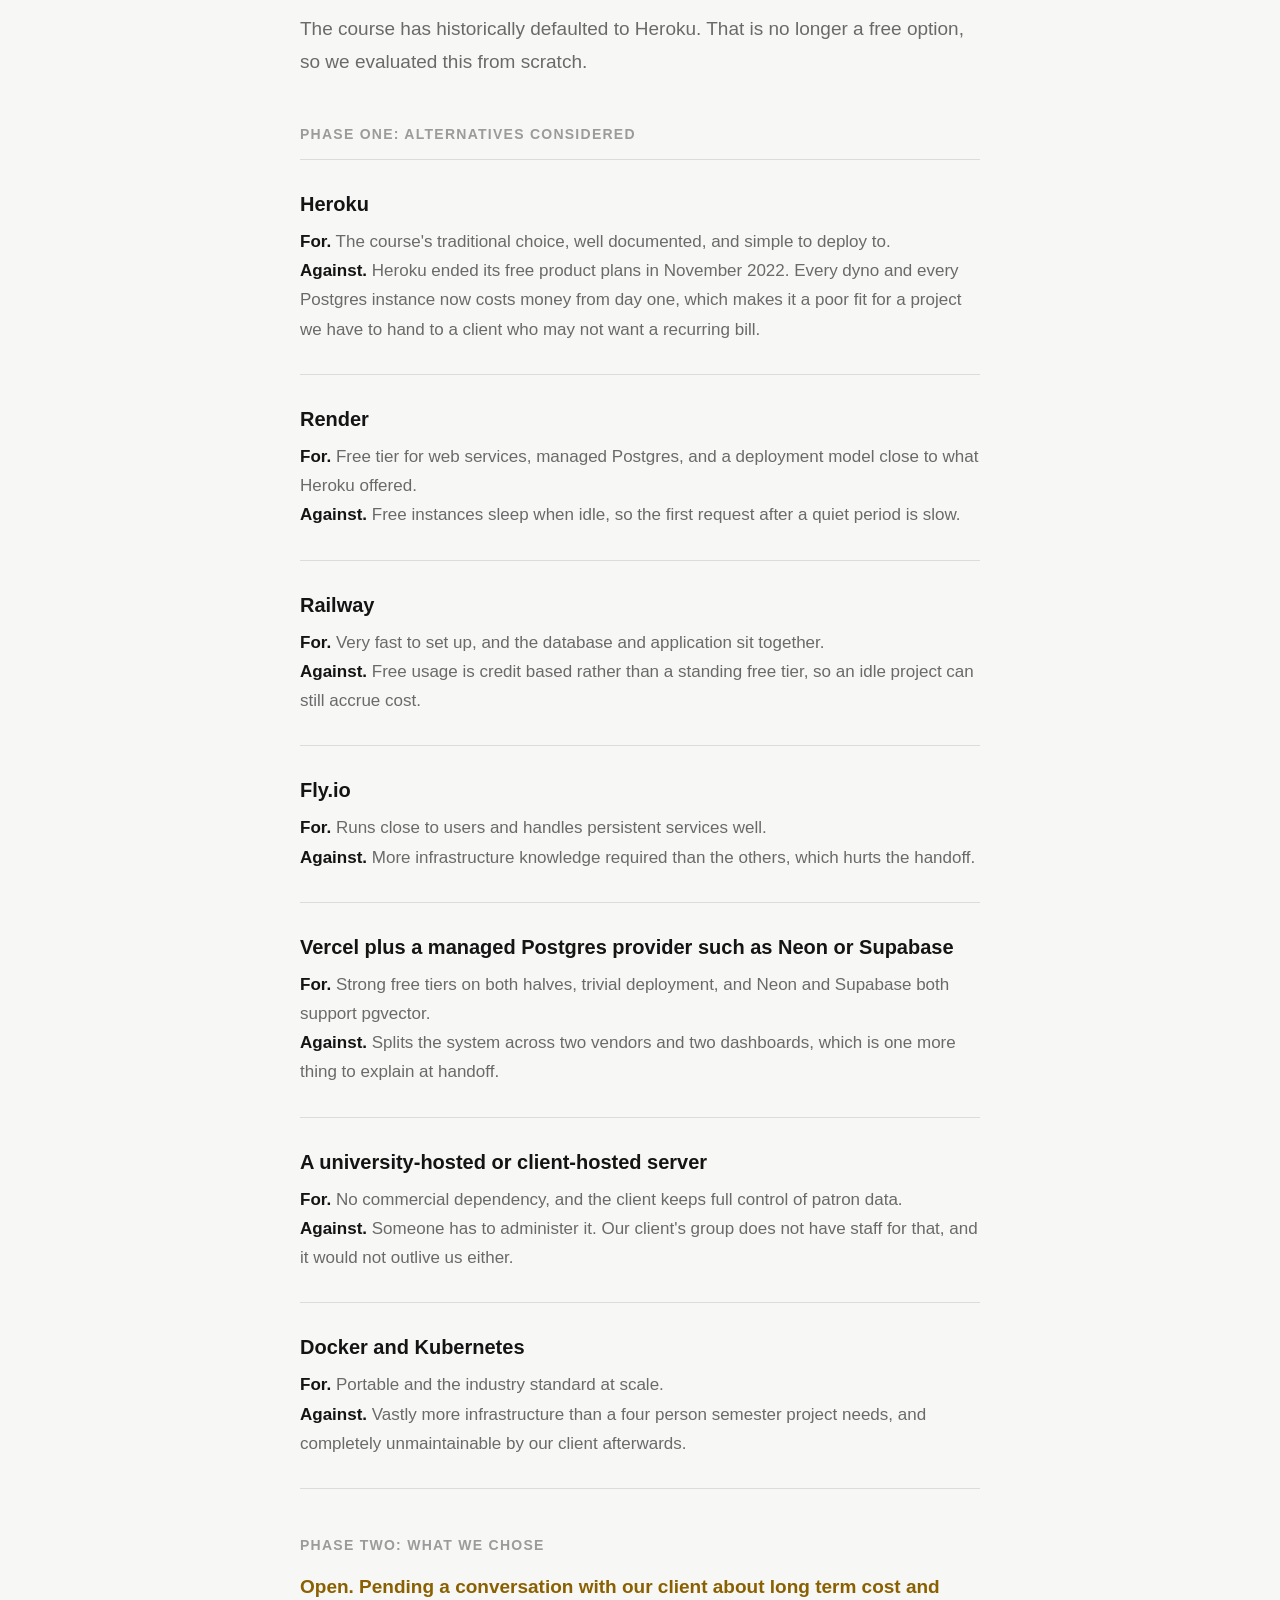
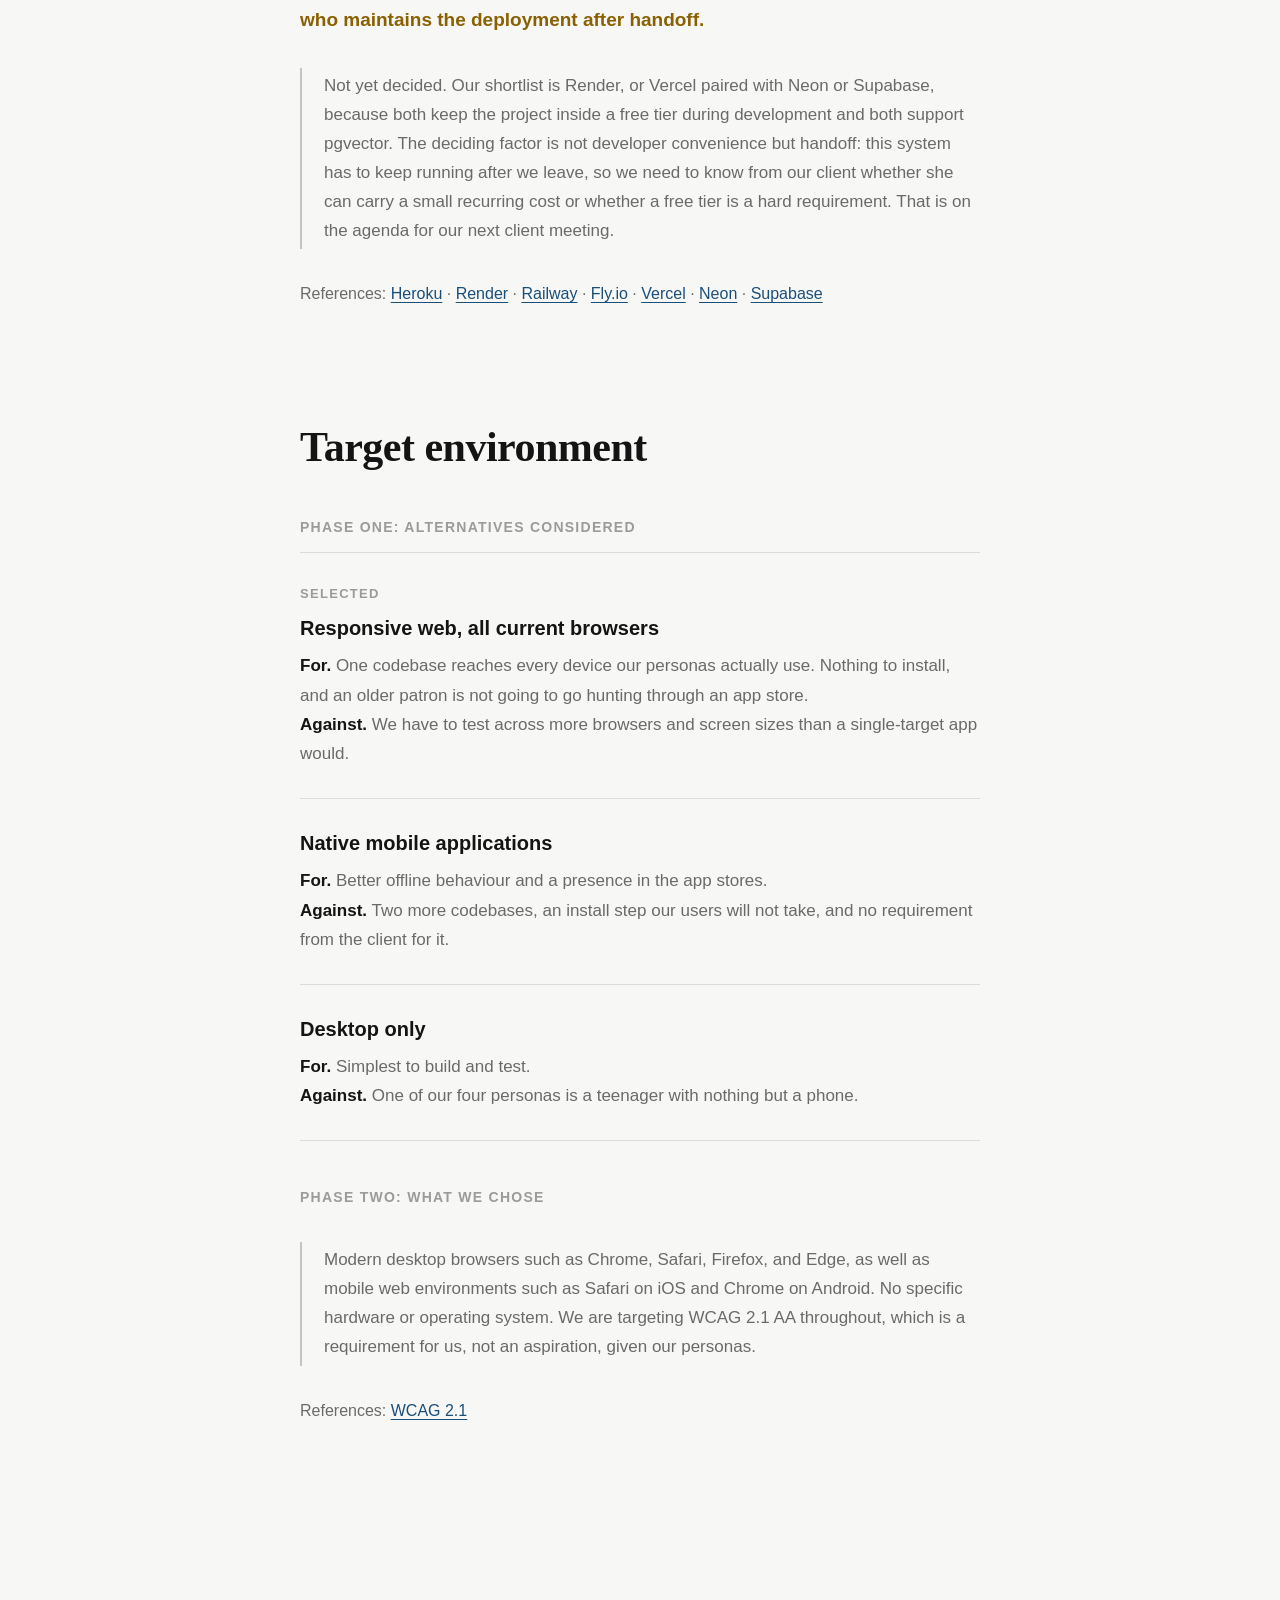
<file: platform.html>
<!DOCTYPE html>
<html lang="en">
<head>
<meta charset="utf-8">
<meta name="viewport" content="width=device-width, initial-scale=1">
<title>Platform Selection | F26 COMP 523</title>
<meta name="description" content="Evaluation of alternative development platforms for Library Navigator, with pros and cons, references, and the choices we made.">
<link rel="stylesheet" href="assets/site.css">
</head>
<body>
<a class="skip" href="#main">Skip to content</a>

<header>
  <div class="masthead">
    <a class="brand" href="index.html">F26 &middot; COMP 523</a>
    <button class="navtoggle" type="button" aria-expanded="false" aria-controls="primary-nav">Menu</button>
    <nav class="nav" id="primary-nav" aria-label="Primary">
      <a href="index.html" data-page="index.html">The Project</a>
      <a href="team.html" data-page="team.html">Meet the Team</a>
      <a href="meetings.html" data-page="meetings.html">Meetings and Decisions</a>
      <div class="menu">
        <button class="menubtn" type="button" aria-expanded="false" aria-haspopup="true">Deliverables</button>
        <ul class="menulist">
          <li><a href="specification.html" data-page="specification.html">Specification</a></li>
          <li><a href="platform.html" data-page="platform.html">Platform Selection</a></li>
          <li><a href="architecture.html" data-page="architecture.html">Architecture</a></li>
          <li><a href="metaphor.html" data-page="metaphor.html">System Metaphor</a></li>
          <li><a href="testplan.html" data-page="testplan.html">Test Plan</a></li>
          <li><a href="deliverables.html" data-page="deliverables.html">Deliverables Index</a></li>
          <li><a href="handoff.html" data-page="handoff.html">Project Handoff</a></li>
          <li><a href="documentation-plan.html" data-page="documentation-plan.html">Documentation Plan</a></li>
          <li><a href="timeline.html" data-page="timeline.html">Project Timeline</a></li>
          <li><a href="resources.html" data-page="resources.html">Related Links</a></li>
          <li><a href="ethics.html" data-page="ethics.html">Ethics Writeups</a></li>
        </ul>
      </div>
    </nav>
  </div>
</header>

<main id="main">

  <div class="pagehead">
    <h1 class="pagetitle">Platform Selection</h1>
    <p class="deck">Every alternative we looked at, what we picked, and why. Written so that we
    can reconstruct these decisions in two months when we have forgotten the arguments.</p>
  </div>

  <section class="section">
    <div class="col">
      <h2>How we evaluated</h2>
      <p>The course asks for a two-step process, and we followed it deliberately. For each part
      of the platform we first wrote down the alternatives without judging them, so that we were
      not quietly defending a choice somebody had already made. Only then did we argue the
      trade-offs and pick.</p>
      <p>Two of these are still open, and we say so below instead of pretending otherwise. The
      model provider and the hosting provider both depend on conversations with our client that
      have not happened yet. Everything else is decided.</p>
      <div class="jump">
        <a href="#constraints">Client constraints</a>
        <a href="#languages">Languages</a>
        <a href="#frontend">Front end</a>
        <a href="#backend">Back end</a>
        <a href="#database">Database</a>
        <a href="#orm">Data access</a>
        <a href="#ai">AI layer</a>
        <a href="#charting">Charting</a>
        <a href="#hosting">Hosting and handoff</a>
        <a href="#target">Target environment</a>
      </div>
    </div>
  </section>

  <section class="section" id="constraints">
    <div class="col">
      <h2>Constraints from our client</h2>
      <p>Our client did not dictate a language, a framework, or a database, so most of this
      document is our own judgment. She did constrain us in four ways that shaped real
      decisions.</p>
      <div class="records">
        <div class="record"><div class="record-title">The dataset arrives as a spreadsheet, and it keeps changing</div>
        <div class="record-body">Roughly 467 rows and about 40 columns, delivered on OneDrive, still being
        corrected by her research students. Loading it therefore has to be a repeatable job, and our database schema has to tolerate columns being revised
        under us.</div></div>
        <div class="record"><div class="record-title">She has offered hardware with a local model on it</div>
        <div class="record-body">This is a real alternative to a paid API, not a hypothetical,
        and it is the main reason we are keeping the model behind a swappable interface instead of
        writing one provider's SDK through the codebase.</div></div>
        <div class="record"><div class="record-title">She will fund API costs, but wants a justified estimate first</div>
        <div class="record-body">Cost is a live constraint on the AI layer, not an afterthought. We owe
        her that estimate, and we cannot write it until the provider question is settled.</div></div>
        <div class="record"><div class="record-title">Librarians must be able to govern the data</div>
        <div class="record-body">This forces authentication, an audit log, and an override path into the
        design. It is why a purely static or browser-only architecture was never an option.</div></div>
      </div>
      <p>One further constraint comes from the course rather than the client: this has to be
      something she can keep running after we are gone. That weighs heavily in the hosting
      section below.</p>
    </div>
  </section>
  <section class="section" id="languages">
    <div class="col">
      <h2>Programming languages</h2>
      <h4>Phase one: alternatives considered</h4>
      <div class="records">
      <div class="record">
        <div class="record-label">Selected</div>
        <div class="record-title">Python, JavaScript, HTML, SQL</div>
        <div class="record-body"><strong>For.</strong> Puts each language where it is strongest. Python is where our team is most comfortable working with AI agents and has the most mature libraries for it. SQL follows directly from the data already being tabular.<br><strong>Against.</strong> Two toolchains to set up and keep running, not one.</div>
      </div>
      <div class="record">
        <div class="record-title">JavaScript everywhere, no Python</div>
        <div class="record-body"><strong>For.</strong> One language across the whole project, the smallest possible setup, and one dependency manager.<br><strong>Against.</strong> Gives up the ecosystem our team is most fluent in for the model-facing work.</div>
      </div>
      <div class="record">
        <div class="record-title">Python everywhere, with Django or Flask templates</div>
        <div class="record-body"><strong>For.</strong> A single language, and the framework handles routing and admin scaffolding for free.<br><strong>Against.</strong> Means giving up React. Server-rendered templates are a poor fit for a chat interface that updates incrementally as an answer arrives.</div>
      </div>
      <div class="record">
        <div class="record-title">A statically typed language such as Java or C#</div>
        <div class="record-body"><strong>For.</strong> Strong typing and very mature tooling.<br><strong>Against.</strong> Nobody on the team works in them day to day. In a fourteen week project the learning curve is cost with no return.</div>
      </div>
      </div>
      <h4>Phase two: what we chose</h4>
      <p class="note">Python, JavaScript, HTML, SQL. JavaScript and HTML because the product is a web application, SQL for retrieving data from the database, and Python because it is the language we are most comfortable with for interacting with AI agents. TypeScript comes along with the Drizzle decision below, since Drizzle is TypeScript first.</p>
      <p class="small muted">References: <a href="https://www.python.org" rel="noopener noreferrer">Python</a> &middot; <a href="https://www.typescriptlang.org" rel="noopener noreferrer">TypeScript</a> &middot; <a href="https://pandas.pydata.org" rel="noopener noreferrer">pandas</a></p>
    </div>
  </section>
  <section class="section" id="frontend">
    <div class="col">
      <h2>Front end framework</h2>
      <h4>Phase one: alternatives considered</h4>
      <div class="records">
      <div class="record">
        <div class="record-label">Selected</div>
        <div class="record-title">React</div>
        <div class="record-body"><strong>For.</strong> It is what our team is most familiar with, and over fourteen weeks that counts for more than it sounds like. Its component model lets us reuse interface pieces across both the chat view and the librarian admin view. Largest ecosystem of the options here.<br><strong>Against.</strong> It is a library rather than a framework, so routing and state management are extra decisions we have to make ourselves.</div>
      </div>
      <div class="record">
        <div class="record-title">Vue.js</div>
        <div class="record-body"><strong>For.</strong> Gentler learning curve than React and more included out of the box.<br><strong>Against.</strong> No one on the team has shipped anything in it.</div>
      </div>
      <div class="record">
        <div class="record-title">Angular</div>
        <div class="record-body"><strong>For.</strong> Opinionated and complete. Routing, forms, and HTTP all come with it, and TypeScript is the default.<br><strong>Against.</strong> The steepest learning curve of the three, and far heavier than an application of this size needs.</div>
      </div>
      <div class="record">
        <div class="record-title">Svelte</div>
        <div class="record-body"><strong>For.</strong> Less boilerplate and smaller bundles, which is attractive given our slow-connection requirement.<br><strong>Against.</strong> Smallest ecosystem here and no team experience, so every problem would be a first.</div>
      </div>
      <div class="record">
        <div class="record-title">No framework, plain JavaScript and HTML</div>
        <div class="record-body"><strong>For.</strong> Zero dependencies and the smallest possible payload for rural connections.<br><strong>Against.</strong> We would end up hand-writing state management for a chat interface and an admin panel, which is the work a framework exists to remove.</div>
      </div>
      <div class="record">
        <div class="record-title">React Native</div>
        <div class="record-body"><strong>For.</strong> Would give us real native mobile applications.<br><strong>Against.</strong> Our client asked for a responsive web interface, not something patrons have to install. Asking a 72 year old to find an app store listing defeats the purpose.</div>
      </div>
      </div>
      <h4>Phase two: what we chose</h4>
      <p class="note">React on top of JavaScript and HTML. React's component model allows us to reuse UI elements across both the chat interface and the separate librarian admin view, while maintaining a responsive web interface across desktop and mobile browsers.</p>
      <p class="small muted">References: <a href="https://react.dev" rel="noopener noreferrer">React</a> &middot; <a href="https://vuejs.org" rel="noopener noreferrer">Vue.js</a> &middot; <a href="https://angular.dev" rel="noopener noreferrer">Angular</a> &middot; <a href="https://tailwindcss.com" rel="noopener noreferrer">Tailwind CSS</a></p>
    </div>
  </section>
  <section class="section" id="backend">
    <div class="col">
      <h2>Back end architecture and runtime</h2>
      <h4>Phase one: alternatives considered</h4>
      <div class="records">
      <div class="record">
        <div class="record-label">Selected</div>
        <div class="record-title">Client-server, with a Node.js application server</div>
        <div class="record-body"><strong>For.</strong> Keeps one language across the front end and the server. Required anyway, since our model API keys and the check for whether somebody is actually a librarian cannot live in the browser. Pairs naturally with Drizzle.<br><strong>Against.</strong> Means our Python AI work either runs as a separate service or moves offline into the data pipeline.</div>
      </div>
      <div class="record">
        <div class="record-title">Client-server, with a Python back end such as FastAPI or Django</div>
        <div class="record-body"><strong>For.</strong> Keeps the AI work in the language our team prefers for it, in a single service.<br><strong>Against.</strong> Loses the shared language with the front end, and rules out Drizzle, which is the ORM we judged best below.</div>
      </div>
      <div class="record">
        <div class="record-title">Serverless functions</div>
        <div class="record-body"><strong>For.</strong> No servers to manage and a generous free tier on most providers.<br><strong>Against.</strong> Cold starts work against our five second response target on an already slow model call, and the handoff story is more complicated for a non-technical client.</div>
      </div>
      <div class="record">
        <div class="record-title">Static site talking to the database directly from the browser</div>
        <div class="record-body"><strong>For.</strong> Simplest possible deployment, and no server to pay for.<br><strong>Against.</strong> A non-starter on security. It would put database credentials and model API keys in the browser where any patron could read them, and librarian permission checks would be trivially bypassed.</div>
      </div>
      </div>
      <h4>Phase two: what we chose</h4>
      <p class="note">A client-server system. Client-server architecture is required to protect AI API keys and librarian credential checks. The application server is Node.js, which follows from choosing Drizzle and keeps the server in the same language as the front end.</p>
      <p class="small muted">References: <a href="https://nodejs.org" rel="noopener noreferrer">Node.js</a> &middot; <a href="https://expressjs.com" rel="noopener noreferrer">Express</a> &middot; <a href="https://authjs.dev" rel="noopener noreferrer">Auth.js</a></p>
    </div>
  </section>
  <section class="section" id="database">
    <div class="col">
      <h2>Database</h2>
      <h4>Phase one: alternatives considered</h4>
      <div class="records">
      <div class="record">
        <div class="record-label">Selected</div>
        <div class="record-title">PostgreSQL</div>
        <div class="record-body"><strong>For.</strong> Relational, which matches a dataset that is already a table with fixed columns. Handles the ZIP code to county to library system to outlet relationships as ordinary joins. The pgvector extension gives us vector search later without adding another service. Free managed tiers exist.<br><strong>Against.</strong> Needs a hosted instance, so slightly more setup than a file-based database.</div>
      </div>
      <div class="record">
        <div class="record-title">SQLite</div>
        <div class="record-body"><strong>For.</strong> No setup at all, the whole database is one file, and 467 rows is nothing to it. We argued about this one.<br><strong>Against.</strong> Allows one writer at a time, which fits badly with a hosted admin panel that several librarians may use. Vector support is far less standard than pgvector.</div>
      </div>
      <div class="record">
        <div class="record-title">MongoDB</div>
        <div class="record-body"><strong>For.</strong> Flexible schema, which is appealing while the client's columns are still being revised.<br><strong>Against.</strong> The data is already tabular with fixed columns, so the flexibility buys us little, and we would be writing application code to do joins the database should be doing.</div>
      </div>
      <div class="record">
        <div class="record-title">MySQL</div>
        <div class="record-body"><strong>For.</strong> Mature, extremely widely hosted, and well understood.<br><strong>Against.</strong> No equivalent to pgvector, and nothing it does better than Postgres for this workload.</div>
      </div>
      <div class="record">
        <div class="record-title">Firebase or Firestore</div>
        <div class="record-body"><strong>For.</strong> A full platform with authentication and hosting included, and it has served past COMP 523 teams well.<br><strong>Against.</strong> Document model again mismatched to tabular data, querying across 40 columns is awkward, and it is the deepest vendor lock-in here, which becomes a problem the day we hand the system over.</div>
      </div>
      </div>
      <h4>Phase two: what we chose</h4>
      <p class="note">PostgreSQL. Postgres fits the client's tabular dataset structure, and keeping vector search in the same database through pgvector avoids standing up a second service that could drift out of sync with the records it describes.</p>
      <p class="small muted">References: <a href="https://www.postgresql.org" rel="noopener noreferrer">PostgreSQL</a> &middot; <a href="https://github.com/pgvector/pgvector" rel="noopener noreferrer">pgvector</a> &middot; <a href="https://www.sqlite.org" rel="noopener noreferrer">SQLite</a> &middot; <a href="https://www.mongodb.com" rel="noopener noreferrer">MongoDB</a></p>
    </div>
  </section>
  <section class="section" id="orm">
    <div class="col">
      <h2>Data access and ORM</h2>
      <h4>Phase one: alternatives considered</h4>
      <div class="records">
      <div class="record">
        <div class="record-label">Selected</div>
        <div class="record-title">Drizzle ORM</div>
        <div class="record-body"><strong>For.</strong> TypeScript first, so the roughly 40 fields on every record stay type checked between the database and the application, so mistakes surface before they ship. Generates plain readable SQL, and we will need that for pgvector operators and hand written queries.<br><strong>Against.</strong> Younger than the alternatives, with a smaller community and fewer answered questions when we get stuck.</div>
      </div>
      <div class="record">
        <div class="record-title">Prisma</div>
        <div class="record-body"><strong>For.</strong> The most mature option, excellent developer experience, and migrations are a solved problem.<br><strong>Against.</strong> Heavier runtime, and historically awkward when you need raw SQL or database extensions, which is our pgvector case.</div>
      </div>
      <div class="record">
        <div class="record-title">Sequelize</div>
        <div class="record-body"><strong>For.</strong> Long established and very widely deployed.<br><strong>Against.</strong> Weaker TypeScript support, which removes the main reason we wanted an ORM here at all.</div>
      </div>
      <div class="record">
        <div class="record-title">Raw SQL through node-postgres</div>
        <div class="record-body"><strong>For.</strong> Total control, no abstraction to fight, and nothing to learn.<br><strong>Against.</strong> No type safety across 40 columns, and that is where our mistakes are going to happen.</div>
      </div>
      <div class="record">
        <div class="record-title">SQLAlchemy</div>
        <div class="record-body"><strong>For.</strong> The obvious choice if the back end were Python.<br><strong>Against.</strong> Only applicable under a back end we did not choose.</div>
      </div>
      </div>
      <h4>Phase two: what we chose</h4>
      <p class="note">Drizzle ORM. Drizzle provides TypeScript-first type safety between the database and the application, rather than causing issues at runtime.</p>
      <p class="small muted">References: <a href="https://orm.drizzle.team" rel="noopener noreferrer">Drizzle</a> &middot; <a href="https://www.prisma.io" rel="noopener noreferrer">Prisma</a> &middot; <a href="https://sequelize.org" rel="noopener noreferrer">Sequelize</a></p>
    </div>
  </section>
  <section class="section" id="ai">
    <div class="col">
      <h2>AI layer: retrieval and model provider</h2>
      <h4>Phase one: alternatives considered</h4>
      <div class="records">
      <div class="record">
        <div class="record-title">Structured SQL filtering with Postgres full text search</div>
        <div class="record-body"><strong>For.</strong> At 467 rows, filtering to the user's own library system already narrows the candidates to a handful. Costs nothing and adds no dependency.<br><strong>Against.</strong> Misses wording mismatches, where a patron says managing diabetes and the record says chronic disease resources.</div>
      </div>
      <div class="record">
        <div class="record-title">Embeddings stored in pgvector, on top of that filtering</div>
        <div class="record-body"><strong>For.</strong> Handles the wording mismatch. Lives in the database we already have, so a librarian's edit and its re-embedding happen together.<br><strong>Against.</strong> Adds an embedding step to the data pipeline that has to be rerun whenever the dataset is revised.</div>
      </div>
      <div class="record">
        <div class="record-title">A dedicated vector database such as Pinecone or Chroma</div>
        <div class="record-body"><strong>For.</strong> Purpose built, and scales far past anything we need.<br><strong>Against.</strong> Another service, another bill, and embeddings that can drift out of sync with the records. Heavy overkill for 467 rows.</div>
      </div>
      <div class="record">
        <div class="record-title">A hosted model API</div>
        <div class="record-body"><strong>For.</strong> Best instruction following, which is what our guardrails actually depend on. The assistant has to cite sources and has to be willing to say it does not know, and hosted models are more reliable at that.<br><strong>Against.</strong> Ongoing cost, and patron health questions leave our client's control.</div>
      </div>
      <div class="record">
        <div class="record-title">An open-weight model run locally on our client's hardware</div>
        <div class="record-body"><strong>For.</strong> No per-query cost at all, and nothing sensitive leaves her machine. She has already offered us the laptop.<br><strong>Against.</strong> Weaker instruction following, and a harder deployment and handoff story for a non-technical owner.</div>
      </div>
      </div>
      <h4>Phase two: what we chose</h4>
      <p><span class="tbd">Open. The provider decision depends on the cost estimate we owe our client, and on whether she wants health questions to stay on her own hardware.</span></p>
      <p class="note">Retrieval is decided: structured filtering first, with pgvector embeddings layered on top for wording mismatches, and no external vector database. The model provider is not decided. We are keeping it behind one swappable interface so that the choice stays reversible, and we owe our client a cost estimate before anything paid is switched on.</p>
      <p class="small muted">References: <a href="https://github.com/pgvector/pgvector" rel="noopener noreferrer">pgvector</a> &middot; <a href="https://www.trychroma.com" rel="noopener noreferrer">Chroma</a> &middot; <a href="https://www.pinecone.io" rel="noopener noreferrer">Pinecone</a> &middot; <a href="https://ollama.com" rel="noopener noreferrer">Ollama</a></p>
    </div>
  </section>
  <section class="section" id="charting">
    <div class="col">
      <h2>Charting and data visualization</h2>
      <h4>Phase one: alternatives considered</h4>
      <div class="records">
      <div class="record">
        <div class="record-label">Selected</div>
        <div class="record-title">No charting at all</div>
        <div class="record-body"><strong>For.</strong> Nothing in the patron interface needs it. It is a conversation plus a list of resources.<br><strong>Against.</strong> Leaves librarians without a view of where the dataset is failing people.</div>
      </div>
      <div class="record">
        <div class="record-title">Recharts</div>
        <div class="record-body"><strong>For.</strong> React components, so it drops straight into our stack with no wrapper.<br><strong>Against.</strong> Less flexible than D3 once you want something unusual.</div>
      </div>
      <div class="record">
        <div class="record-title">Chart.js</div>
        <div class="record-body"><strong>For.</strong> Small, fast, and very well documented.<br><strong>Against.</strong> Canvas based, so using it inside React means managing refs by hand.</div>
      </div>
      <div class="record">
        <div class="record-title">D3</div>
        <div class="record-body"><strong>For.</strong> Can draw anything.<br><strong>Against.</strong> Enormously more power than a frequency bar chart justifies, and the steepest learning curve here.</div>
      </div>
      </div>
      <h4>Phase two: what we chose</h4>
      <p class="note">None required for the user end. We may implement light metric visualizations in the librarian admin panel to highlight unanswered questions and uncover dataset gaps. If time permits, this will be built using a React charting library like Recharts or Chart.js. We are not processing images or video at all; the dataset is text, URLs, and metadata.</p>
      <p class="small muted">References: <a href="https://recharts.org" rel="noopener noreferrer">Recharts</a> &middot; <a href="https://www.chartjs.org" rel="noopener noreferrer">Chart.js</a> &middot; <a href="https://d3js.org" rel="noopener noreferrer">D3</a></p>
    </div>
  </section>
  <section class="section" id="hosting">
    <div class="col">
      <h2>Hosting, handoff, and fees</h2>
      <p class="muted">The course has historically defaulted to Heroku. That is no longer a free option, so we evaluated this from scratch.</p>
      <h4>Phase one: alternatives considered</h4>
      <div class="records">
      <div class="record">
        <div class="record-title">Heroku</div>
        <div class="record-body"><strong>For.</strong> The course's traditional choice, well documented, and simple to deploy to.<br><strong>Against.</strong> Heroku ended its free product plans in November 2022. Every dyno and every Postgres instance now costs money from day one, which makes it a poor fit for a project we have to hand to a client who may not want a recurring bill.</div>
      </div>
      <div class="record">
        <div class="record-title">Render</div>
        <div class="record-body"><strong>For.</strong> Free tier for web services, managed Postgres, and a deployment model close to what Heroku offered.<br><strong>Against.</strong> Free instances sleep when idle, so the first request after a quiet period is slow.</div>
      </div>
      <div class="record">
        <div class="record-title">Railway</div>
        <div class="record-body"><strong>For.</strong> Very fast to set up, and the database and application sit together.<br><strong>Against.</strong> Free usage is credit based rather than a standing free tier, so an idle project can still accrue cost.</div>
      </div>
      <div class="record">
        <div class="record-title">Fly.io</div>
        <div class="record-body"><strong>For.</strong> Runs close to users and handles persistent services well.<br><strong>Against.</strong> More infrastructure knowledge required than the others, which hurts the handoff.</div>
      </div>
      <div class="record">
        <div class="record-title">Vercel plus a managed Postgres provider such as Neon or Supabase</div>
        <div class="record-body"><strong>For.</strong> Strong free tiers on both halves, trivial deployment, and Neon and Supabase both support pgvector.<br><strong>Against.</strong> Splits the system across two vendors and two dashboards, which is one more thing to explain at handoff.</div>
      </div>
      <div class="record">
        <div class="record-title">A university-hosted or client-hosted server</div>
        <div class="record-body"><strong>For.</strong> No commercial dependency, and the client keeps full control of patron data.<br><strong>Against.</strong> Someone has to administer it. Our client's group does not have staff for that, and it would not outlive us either.</div>
      </div>
      <div class="record">
        <div class="record-title">Docker and Kubernetes</div>
        <div class="record-body"><strong>For.</strong> Portable and the industry standard at scale.<br><strong>Against.</strong> Vastly more infrastructure than a four person semester project needs, and completely unmaintainable by our client afterwards.</div>
      </div>
      </div>
      <h4>Phase two: what we chose</h4>
      <p><span class="tbd">Open. Pending a conversation with our client about long term cost and who maintains the deployment after handoff.</span></p>
      <p class="note">Not yet decided. Our shortlist is Render, or Vercel paired with Neon or Supabase, because both keep the project inside a free tier during development and both support pgvector. The deciding factor is not developer convenience but handoff: this system has to keep running after we leave, so we need to know from our client whether she can carry a small recurring cost or whether a free tier is a hard requirement. That is on the agenda for our next client meeting.</p>
      <p class="small muted">References: <a href="https://www.heroku.com" rel="noopener noreferrer">Heroku</a> &middot; <a href="https://render.com" rel="noopener noreferrer">Render</a> &middot; <a href="https://railway.com" rel="noopener noreferrer">Railway</a> &middot; <a href="https://fly.io" rel="noopener noreferrer">Fly.io</a> &middot; <a href="https://vercel.com" rel="noopener noreferrer">Vercel</a> &middot; <a href="https://neon.com" rel="noopener noreferrer">Neon</a> &middot; <a href="https://supabase.com" rel="noopener noreferrer">Supabase</a></p>
    </div>
  </section>
  <section class="section" id="target">
    <div class="col">
      <h2>Target environment</h2>
      <h4>Phase one: alternatives considered</h4>
      <div class="records">
      <div class="record">
        <div class="record-label">Selected</div>
        <div class="record-title">Responsive web, all current browsers</div>
        <div class="record-body"><strong>For.</strong> One codebase reaches every device our personas actually use. Nothing to install, and an older patron is not going to go hunting through an app store.<br><strong>Against.</strong> We have to test across more browsers and screen sizes than a single-target app would.</div>
      </div>
      <div class="record">
        <div class="record-title">Native mobile applications</div>
        <div class="record-body"><strong>For.</strong> Better offline behaviour and a presence in the app stores.<br><strong>Against.</strong> Two more codebases, an install step our users will not take, and no requirement from the client for it.</div>
      </div>
      <div class="record">
        <div class="record-title">Desktop only</div>
        <div class="record-body"><strong>For.</strong> Simplest to build and test.<br><strong>Against.</strong> One of our four personas is a teenager with nothing but a phone.</div>
      </div>
      </div>
      <h4>Phase two: what we chose</h4>
      <p class="note">Modern desktop browsers such as Chrome, Safari, Firefox, and Edge, as well as mobile web environments such as Safari on iOS and Chrome on Android. No specific hardware or operating system. We are targeting WCAG 2.1 AA throughout, which is a requirement for us, not an aspiration, given our personas.</p>
      <p class="small muted">References: <a href="https://www.w3.org/TR/WCAG21/" rel="noopener noreferrer">WCAG 2.1</a></p>
    </div>
  </section>

</main>

<footer class="sitefoot">
  <div class="sitefoot-inner">
    <div class="sitefoot-nav"><a href="index.html">The Project</a><a href="team.html">Meet the Team</a><a href="meetings.html">Meetings and Decisions</a><a href="specification.html">Specification</a><a href="platform.html">Platform Selection</a><a href="architecture.html">Architecture</a><a href="metaphor.html">System Metaphor</a><a href="testplan.html">Test Plan</a><a href="deliverables.html">Deliverables Index</a><a href="handoff.html">Project Handoff</a><a href="documentation-plan.html">Documentation Plan</a><a href="timeline.html">Project Timeline</a><a href="resources.html">Related Links</a><a href="ethics.html">Ethics Writeups</a></div>
    <p>Library Navigator. COMP 523 Software Engineering Laboratory, Department of
    Computer Science, UNC-Chapel Hill, Fall 2026.</p>
    <p class="updated small"></p>
  </div>
</footer>

<script src="assets/data.js"></script>
<script src="assets/site.js"></script>
</body>
</html>
</file>
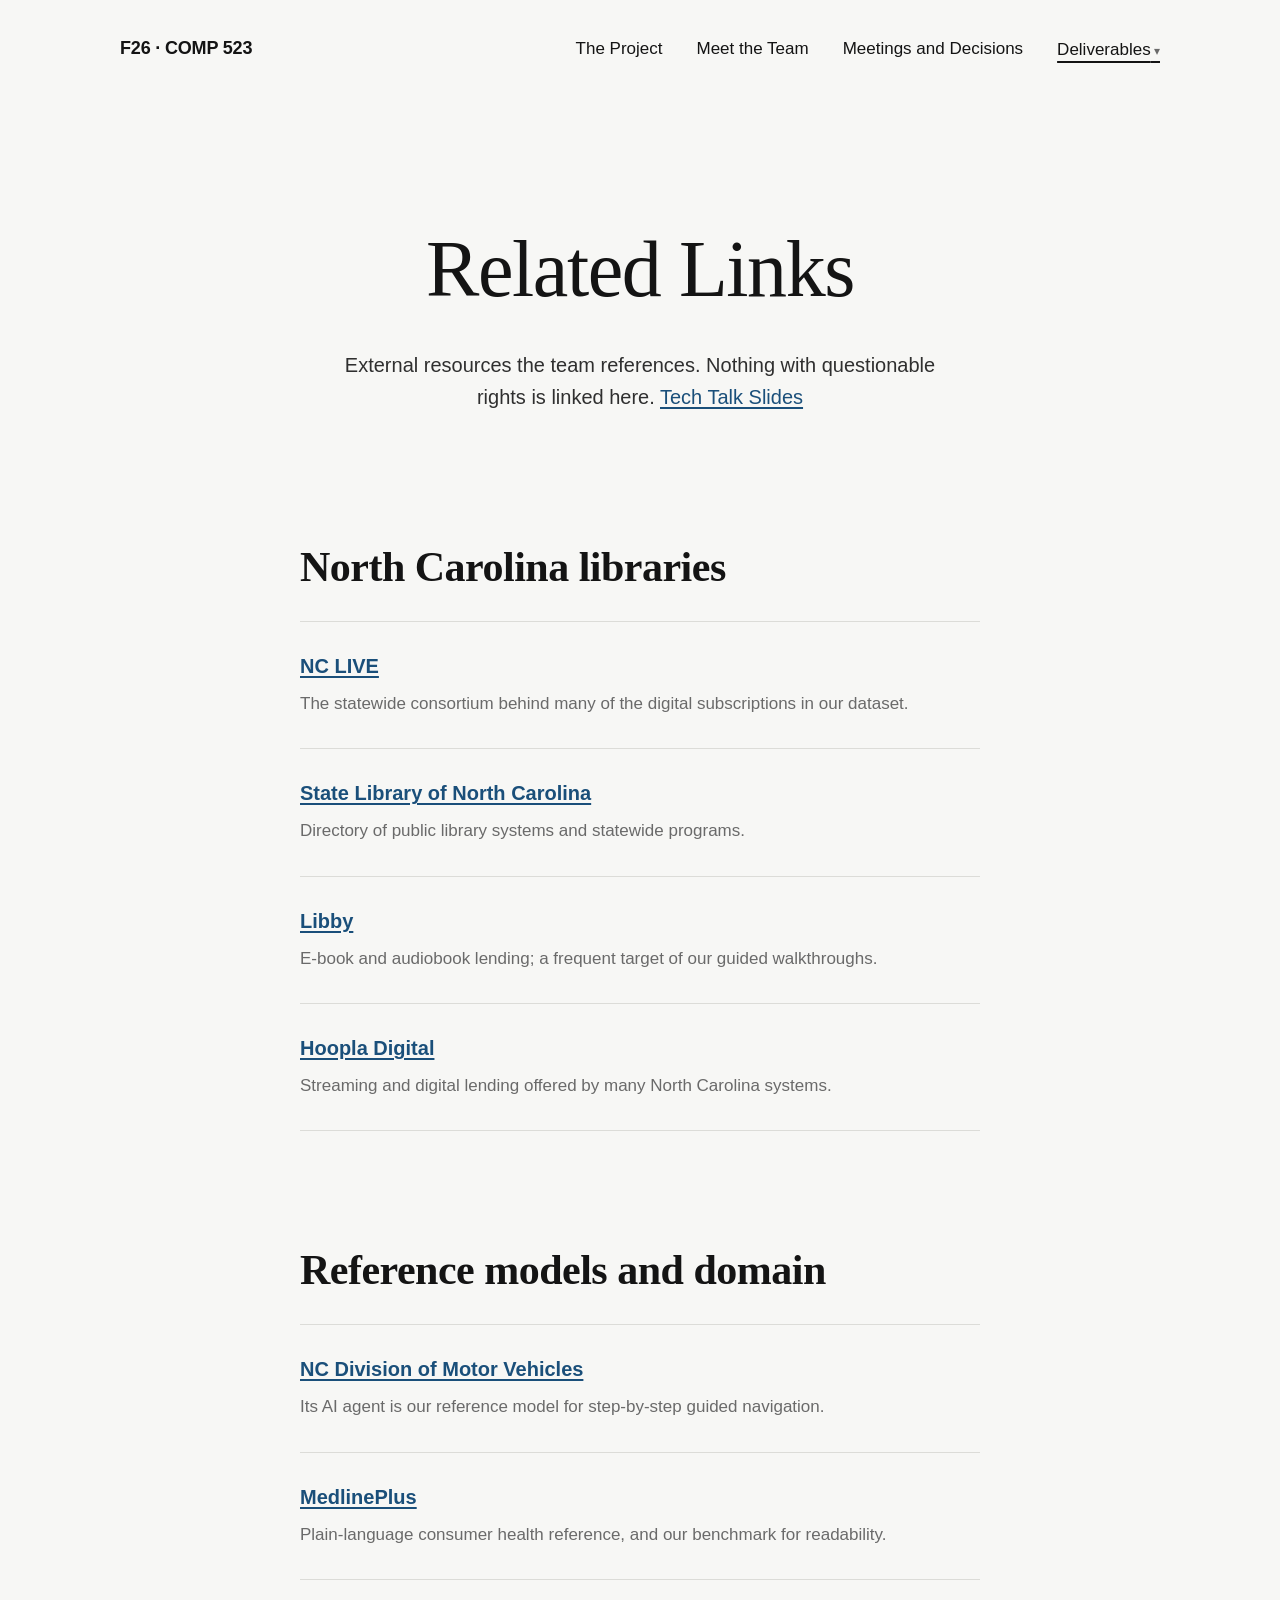
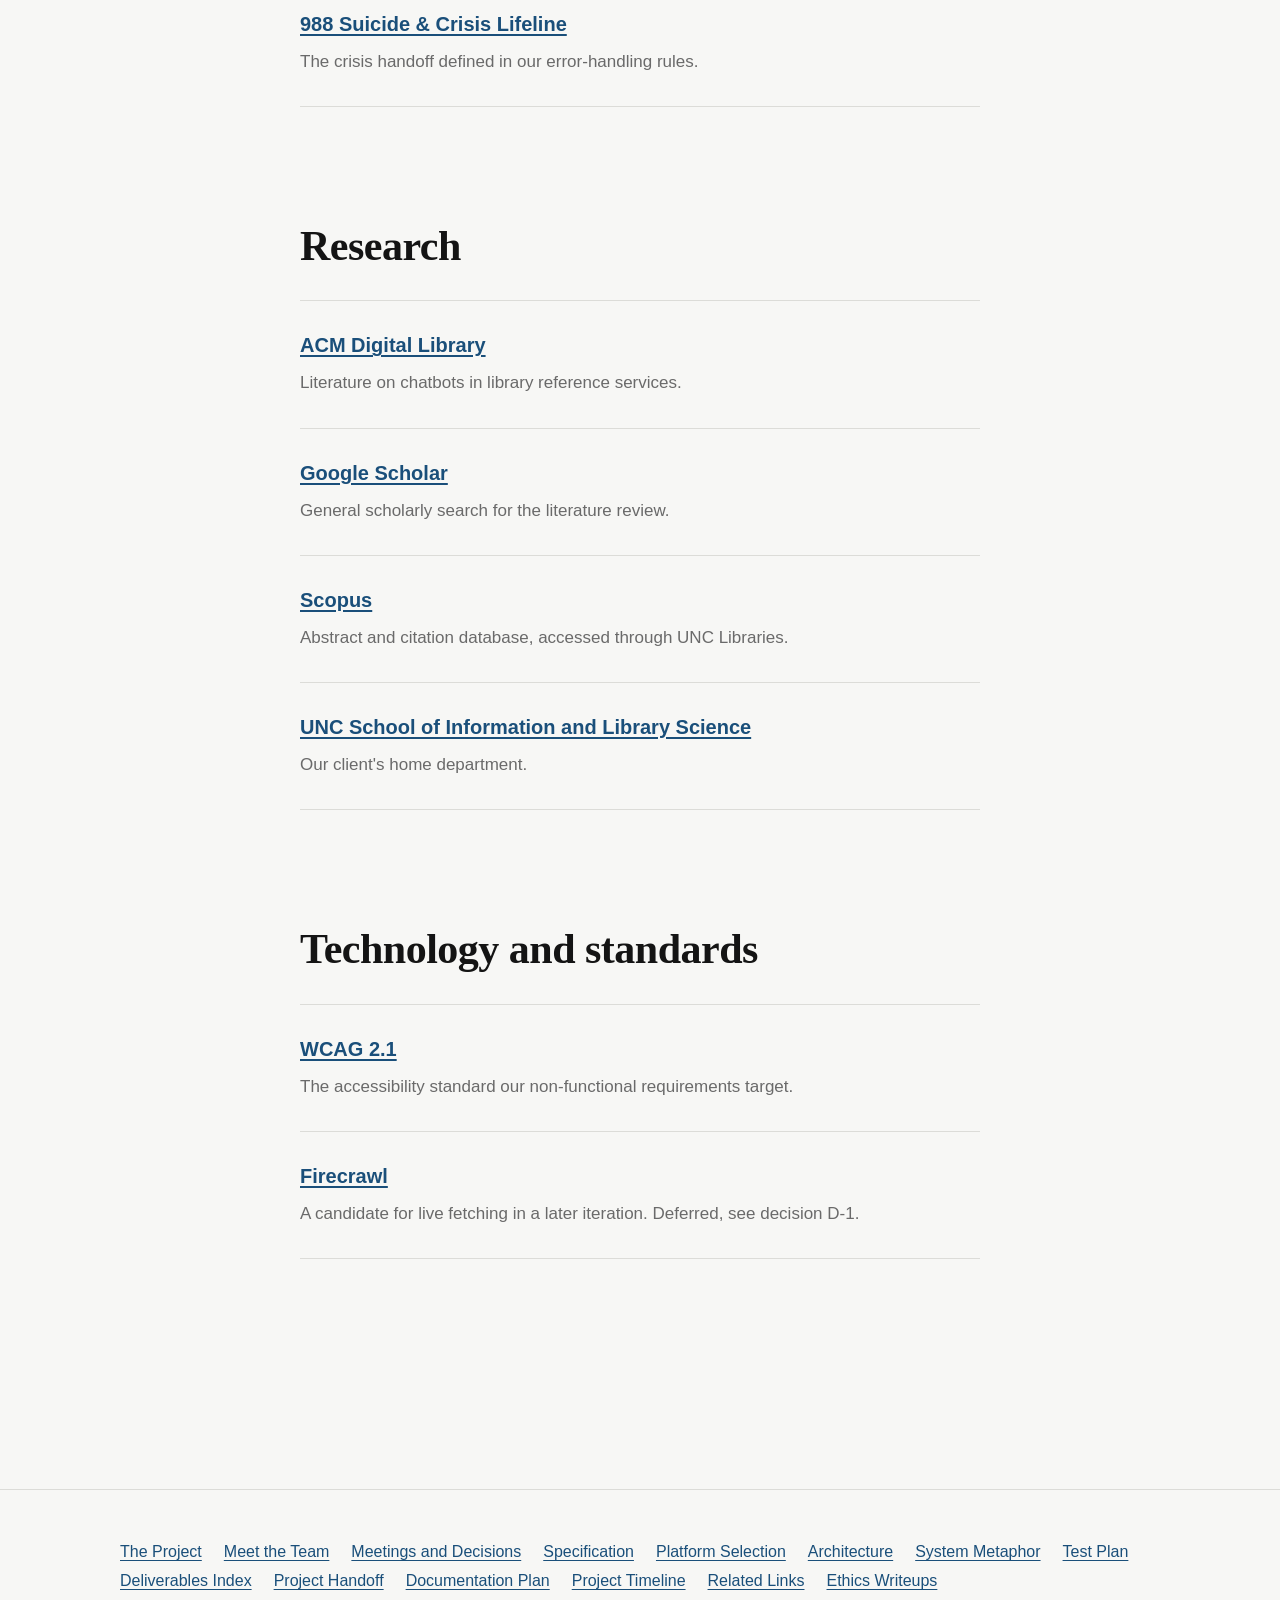
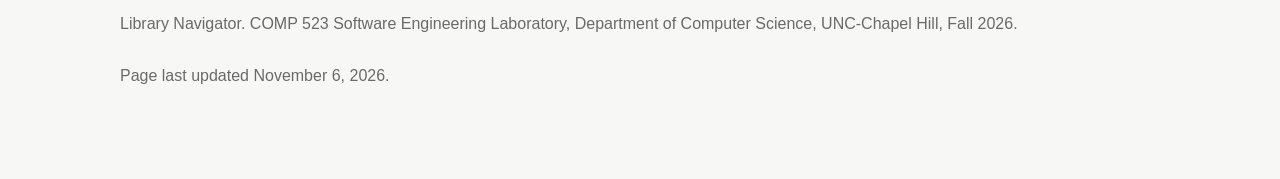
<file: resources.html>
<!DOCTYPE html>
<html lang="en">
<head>
<meta charset="utf-8">
<meta name="viewport" content="width=device-width, initial-scale=1">
<title>Related Links | F26 COMP 523</title>
<meta name="description" content="External resources the team references while building Library Navigator.">
<link rel="stylesheet" href="assets/site.css">
</head>
<body>
<a class="skip" href="#main">Skip to content</a>

<header>
  <div class="masthead">
    <a class="brand" href="index.html">F26 &middot; COMP 523</a>
    <button class="navtoggle" type="button" aria-expanded="false" aria-controls="primary-nav">Menu</button>
    <nav class="nav" id="primary-nav" aria-label="Primary">
      <a href="index.html" data-page="index.html">The Project</a>
      <a href="team.html" data-page="team.html">Meet the Team</a>
      <a href="meetings.html" data-page="meetings.html">Meetings and Decisions</a>
      <div class="menu">
        <button class="menubtn" type="button" aria-expanded="false" aria-haspopup="true">Deliverables</button>
        <ul class="menulist">
          <li><a href="specification.html" data-page="specification.html">Specification</a></li>
          <li><a href="platform.html" data-page="platform.html">Platform Selection</a></li>
          <li><a href="architecture.html" data-page="architecture.html">Architecture</a></li>
          <li><a href="metaphor.html" data-page="metaphor.html">System Metaphor</a></li>
          <li><a href="testplan.html" data-page="testplan.html">Test Plan</a></li>
          <li><a href="deliverables.html" data-page="deliverables.html">Deliverables Index</a></li>
          <li><a href="handoff.html" data-page="handoff.html">Project Handoff</a></li>
          <li><a href="documentation-plan.html" data-page="documentation-plan.html">Documentation Plan</a></li>
          <li><a href="timeline.html" data-page="timeline.html">Project Timeline</a></li>
          <li><a href="resources.html" data-page="resources.html">Related Links</a></li>
          <li><a href="ethics.html" data-page="ethics.html">Ethics Writeups</a></li>
        </ul>
      </div>
    </nav>
  </div>
</header>

<main id="main">

  <div class="pagehead">
    <h1 class="pagetitle">Related Links</h1>
    <p class="deck">External resources the team references. Nothing with questionable rights is linked here.
      <a href="https://docs.google.com/presentation/d/1bRBYDEefc-DPSEUvO9Ybp6IbbuRmiUULx7iKMDgiNLA/edit?usp=sharing" target="_blank" rel="noopener noreferrer">Tech Talk Slides</a>
    </p>
  </div>

  <div id="links-list"></div>


</main>

<footer class="sitefoot">
  <div class="sitefoot-inner">
    <div class="sitefoot-nav"><a href="index.html">The Project</a><a href="team.html">Meet the Team</a><a href="meetings.html">Meetings and Decisions</a><a href="specification.html">Specification</a><a href="platform.html">Platform Selection</a><a href="architecture.html">Architecture</a><a href="metaphor.html">System Metaphor</a><a href="testplan.html">Test Plan</a><a href="deliverables.html">Deliverables Index</a><a href="handoff.html">Project Handoff</a><a href="documentation-plan.html">Documentation Plan</a><a href="timeline.html">Project Timeline</a><a href="resources.html">Related Links</a><a href="ethics.html">Ethics Writeups</a></div>
    <p>Library Navigator. COMP 523 Software Engineering Laboratory, Department of
    Computer Science, UNC-Chapel Hill, Fall 2026.</p>
    <p class="updated small"></p>
  </div>
</footer>

<script src="assets/data.js"></script>
<script src="assets/site.js"></script>
</body>
</html>
</file>
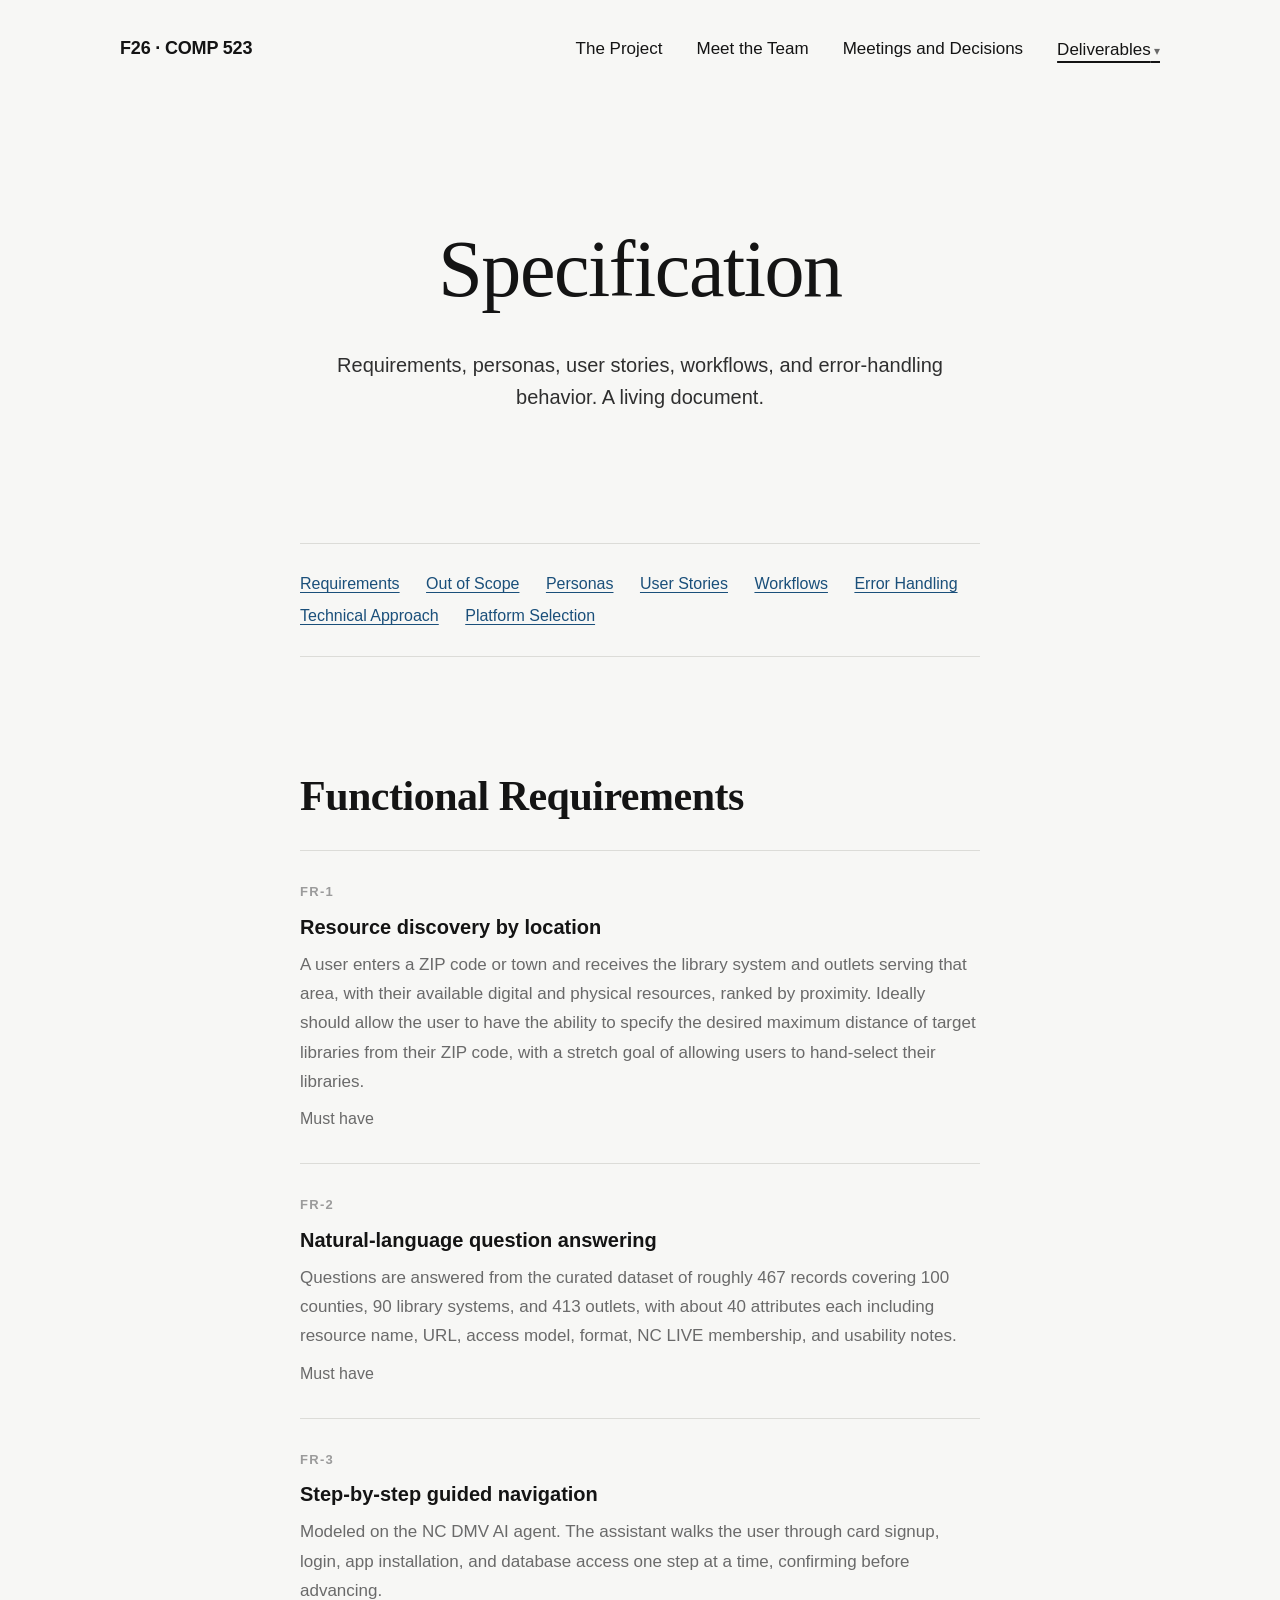
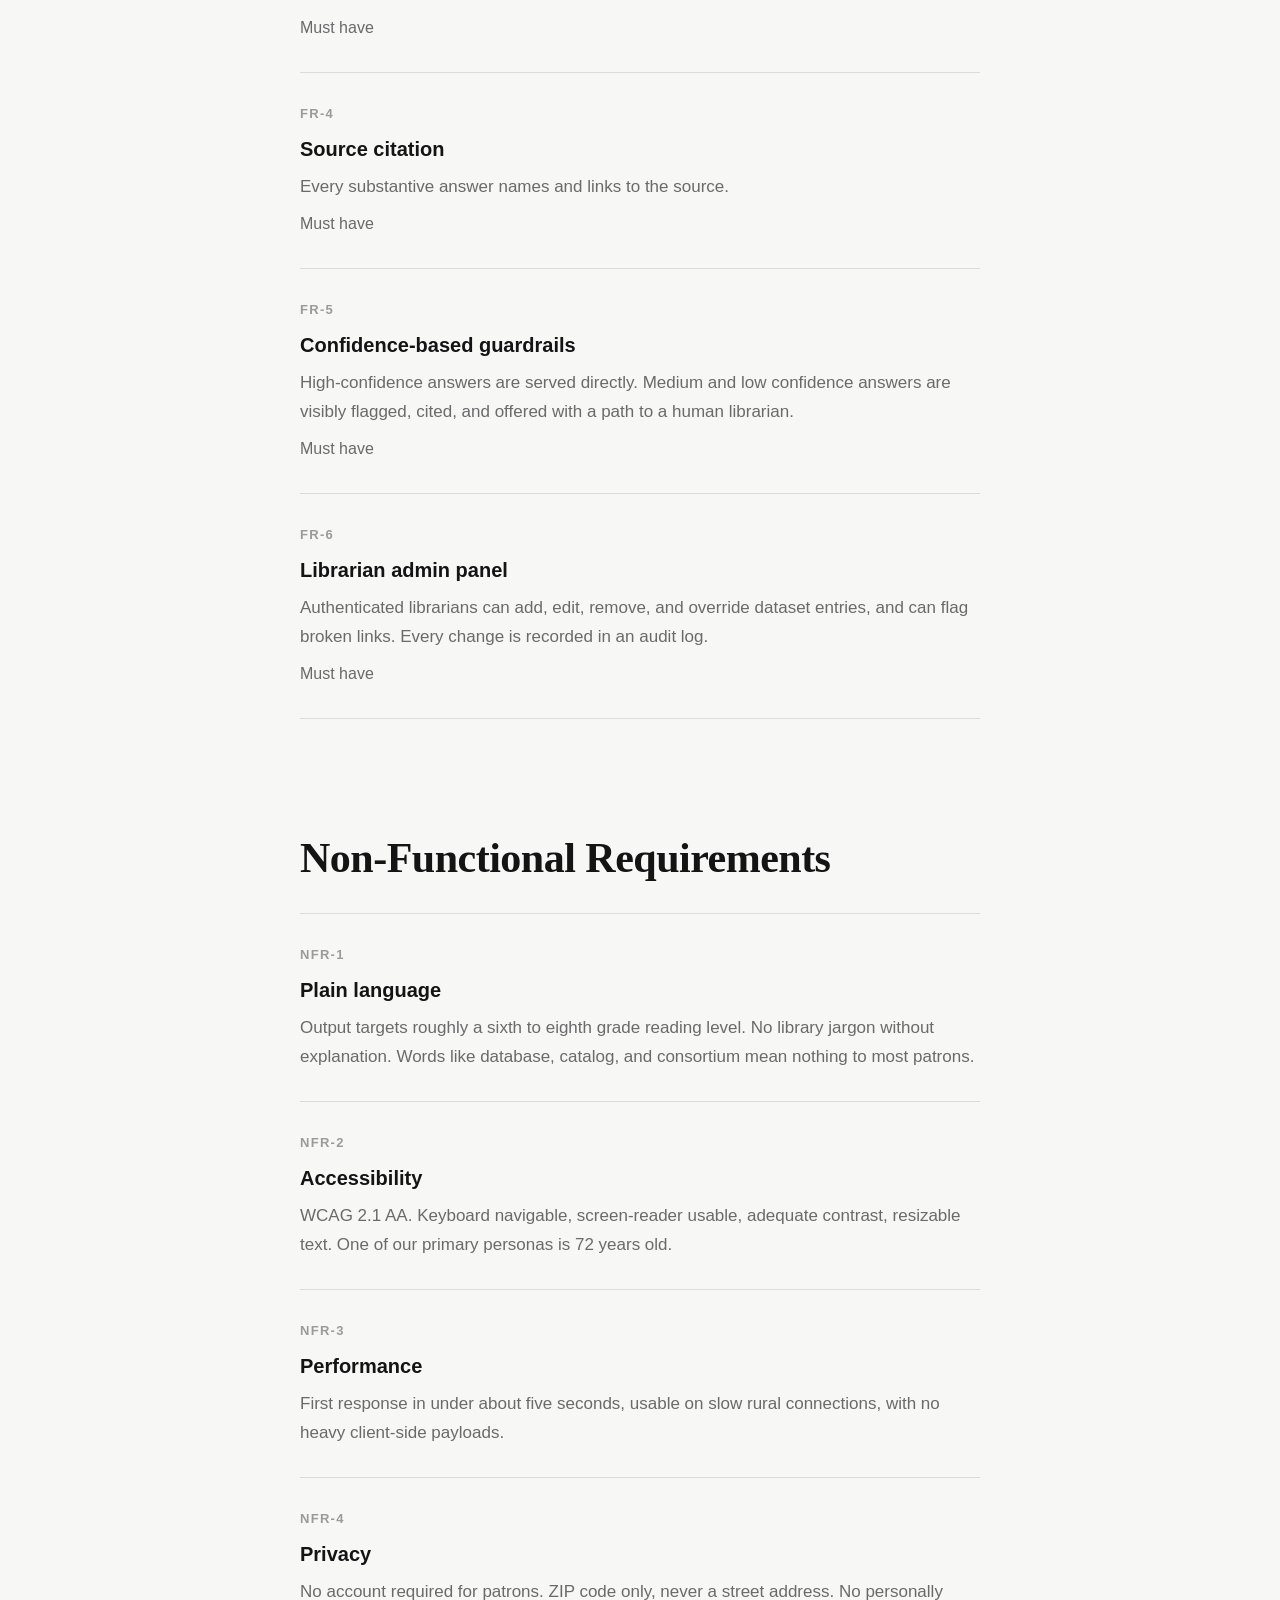
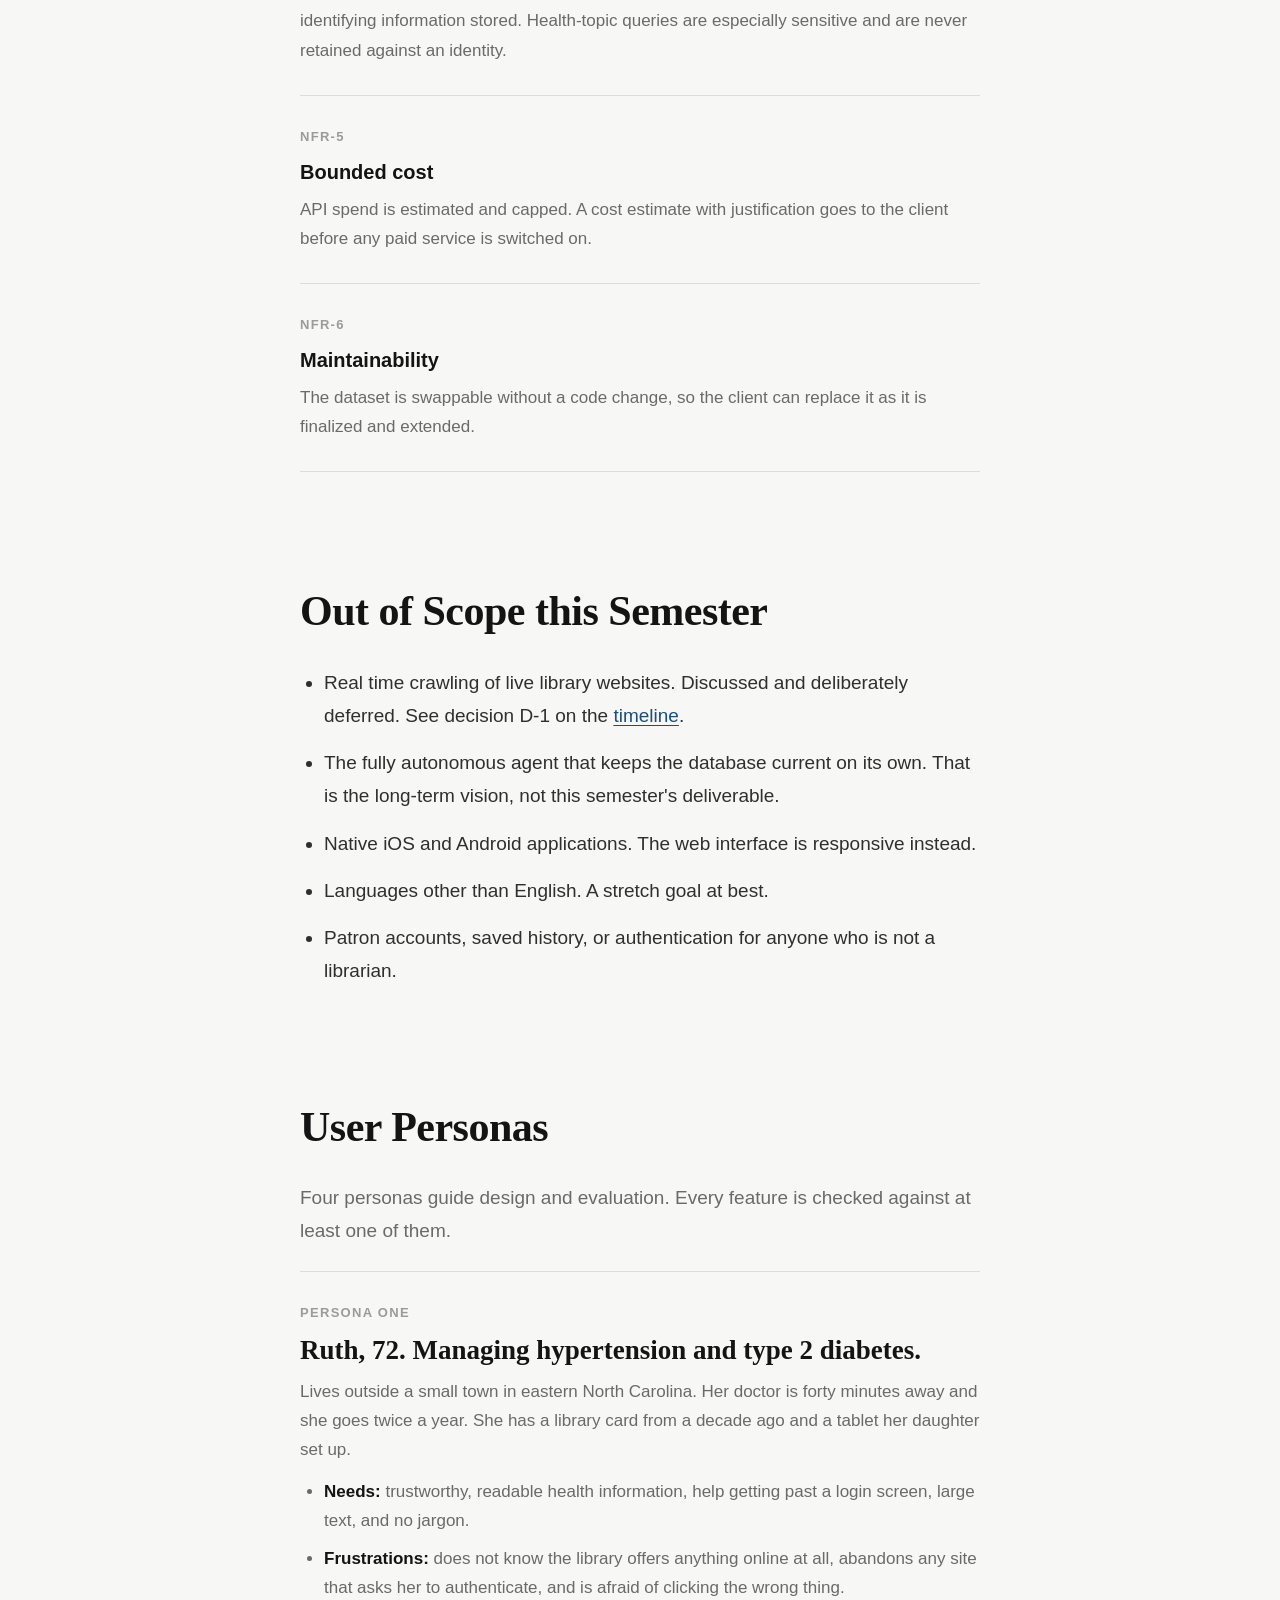
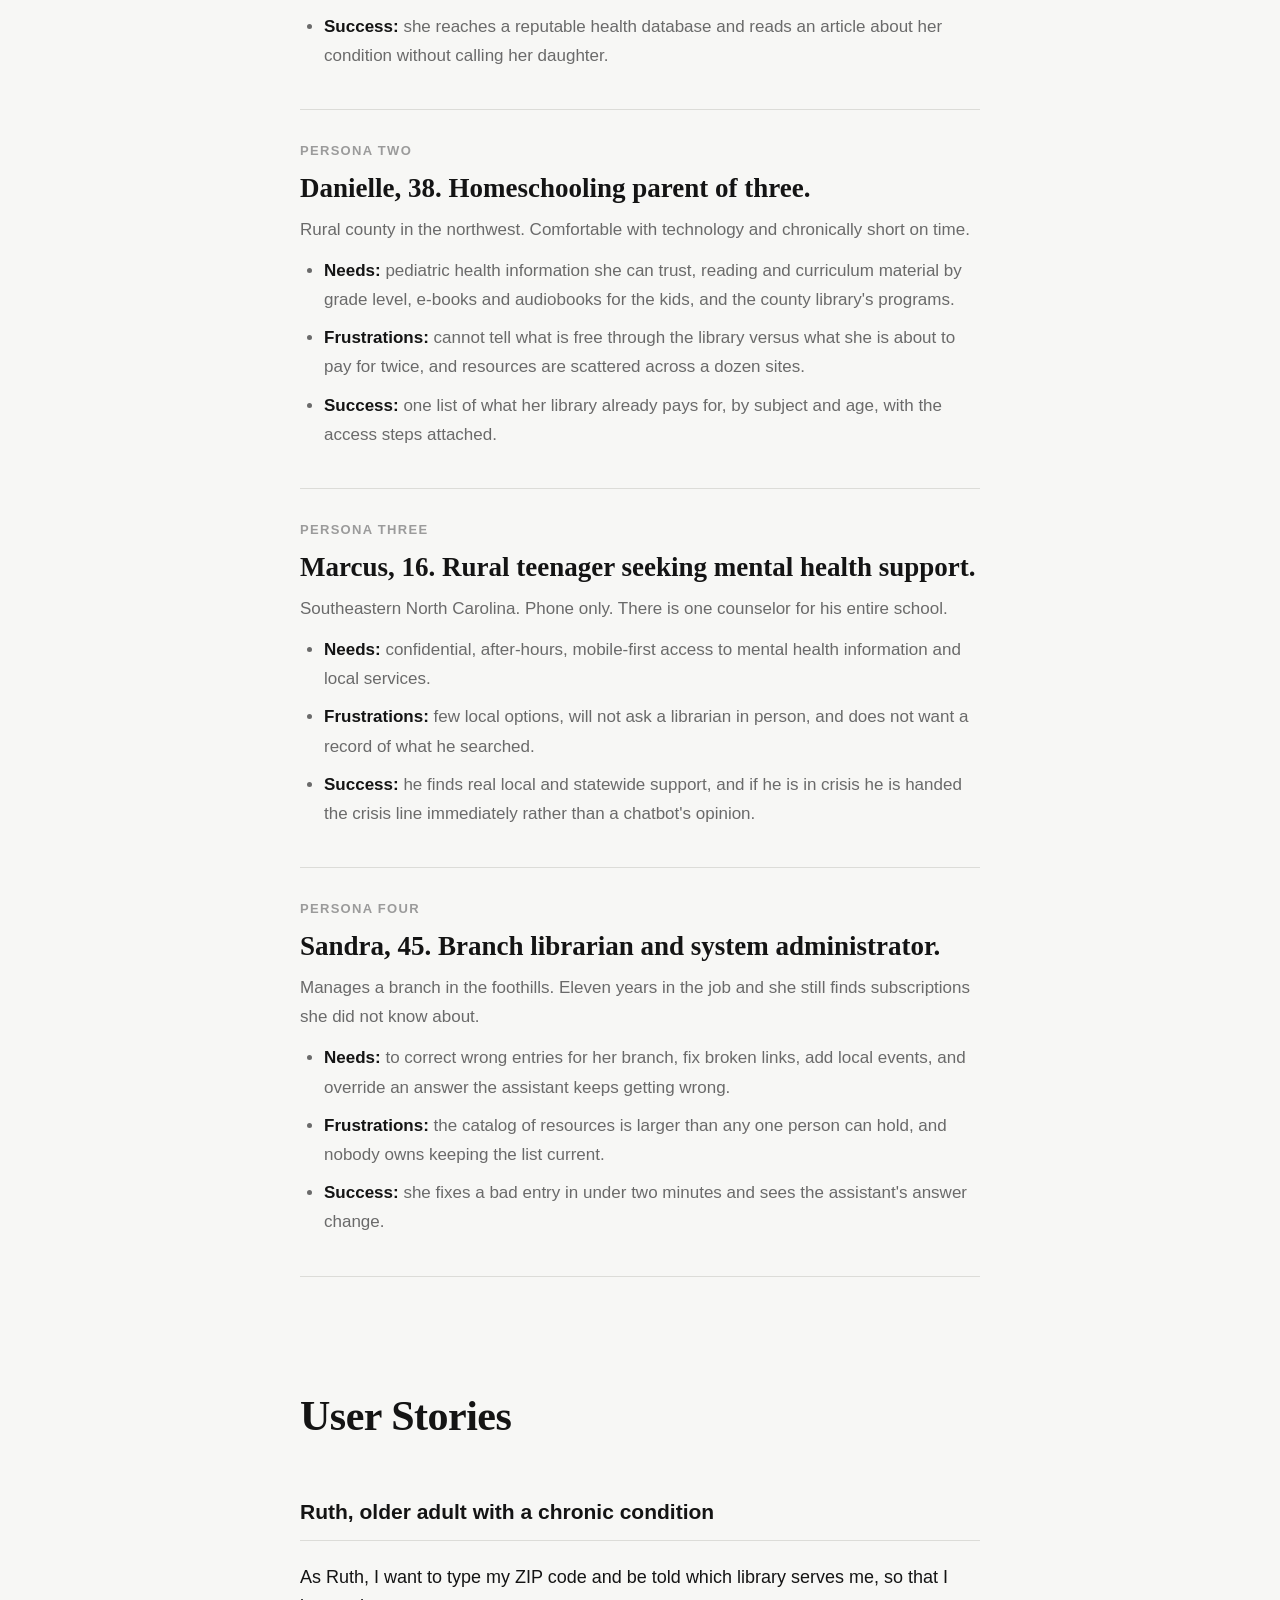
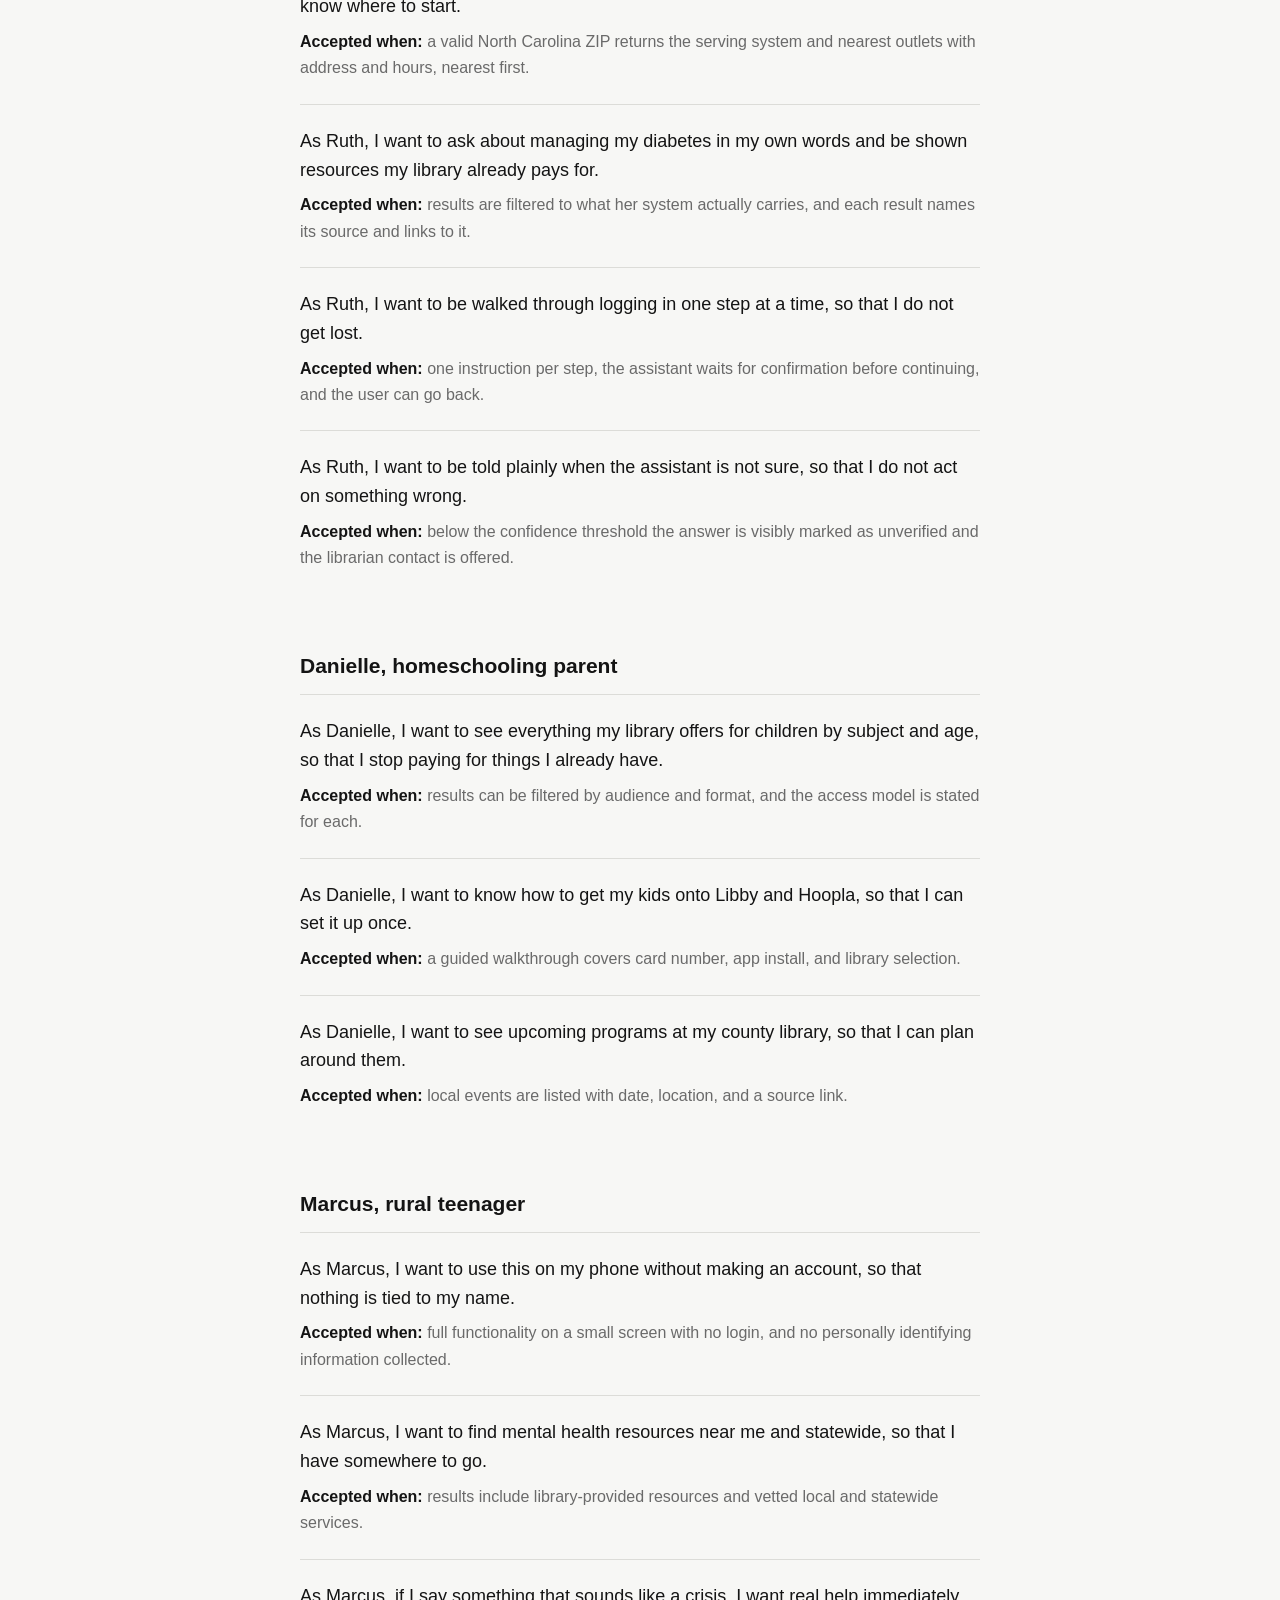
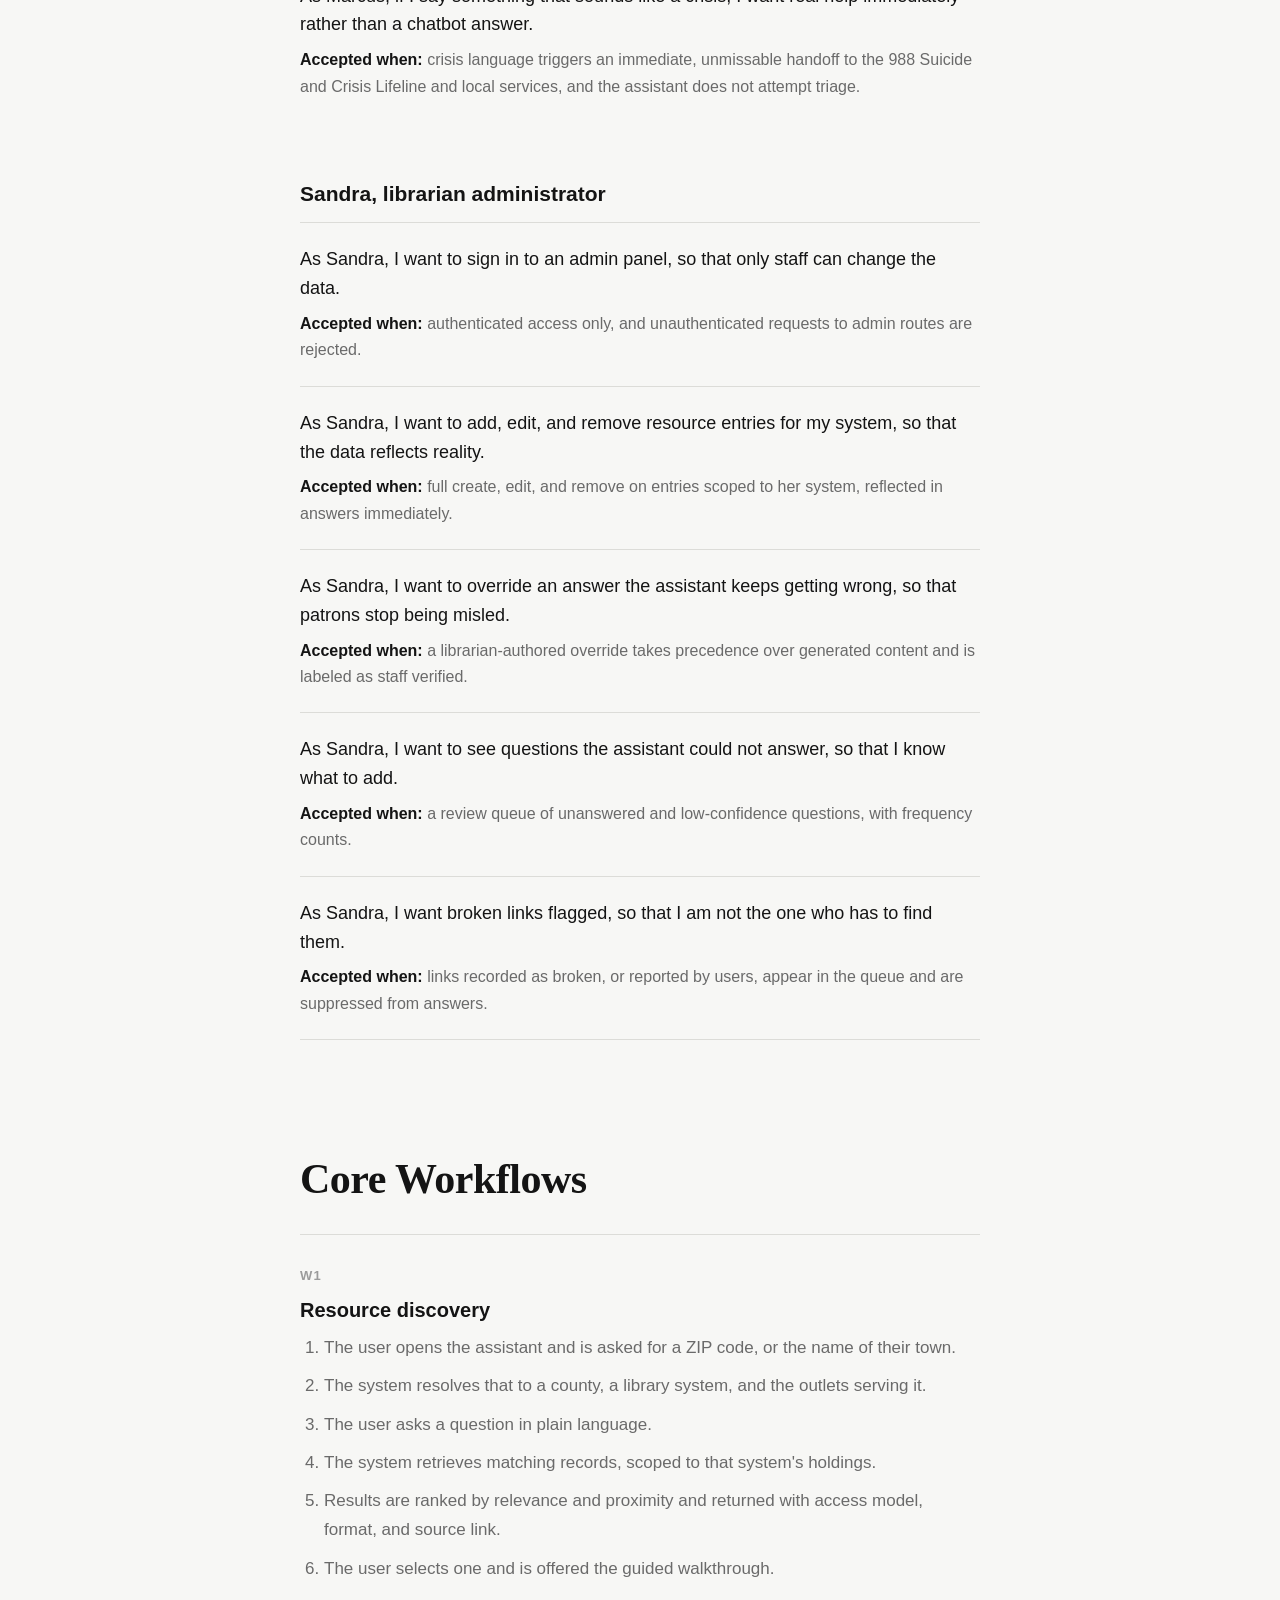
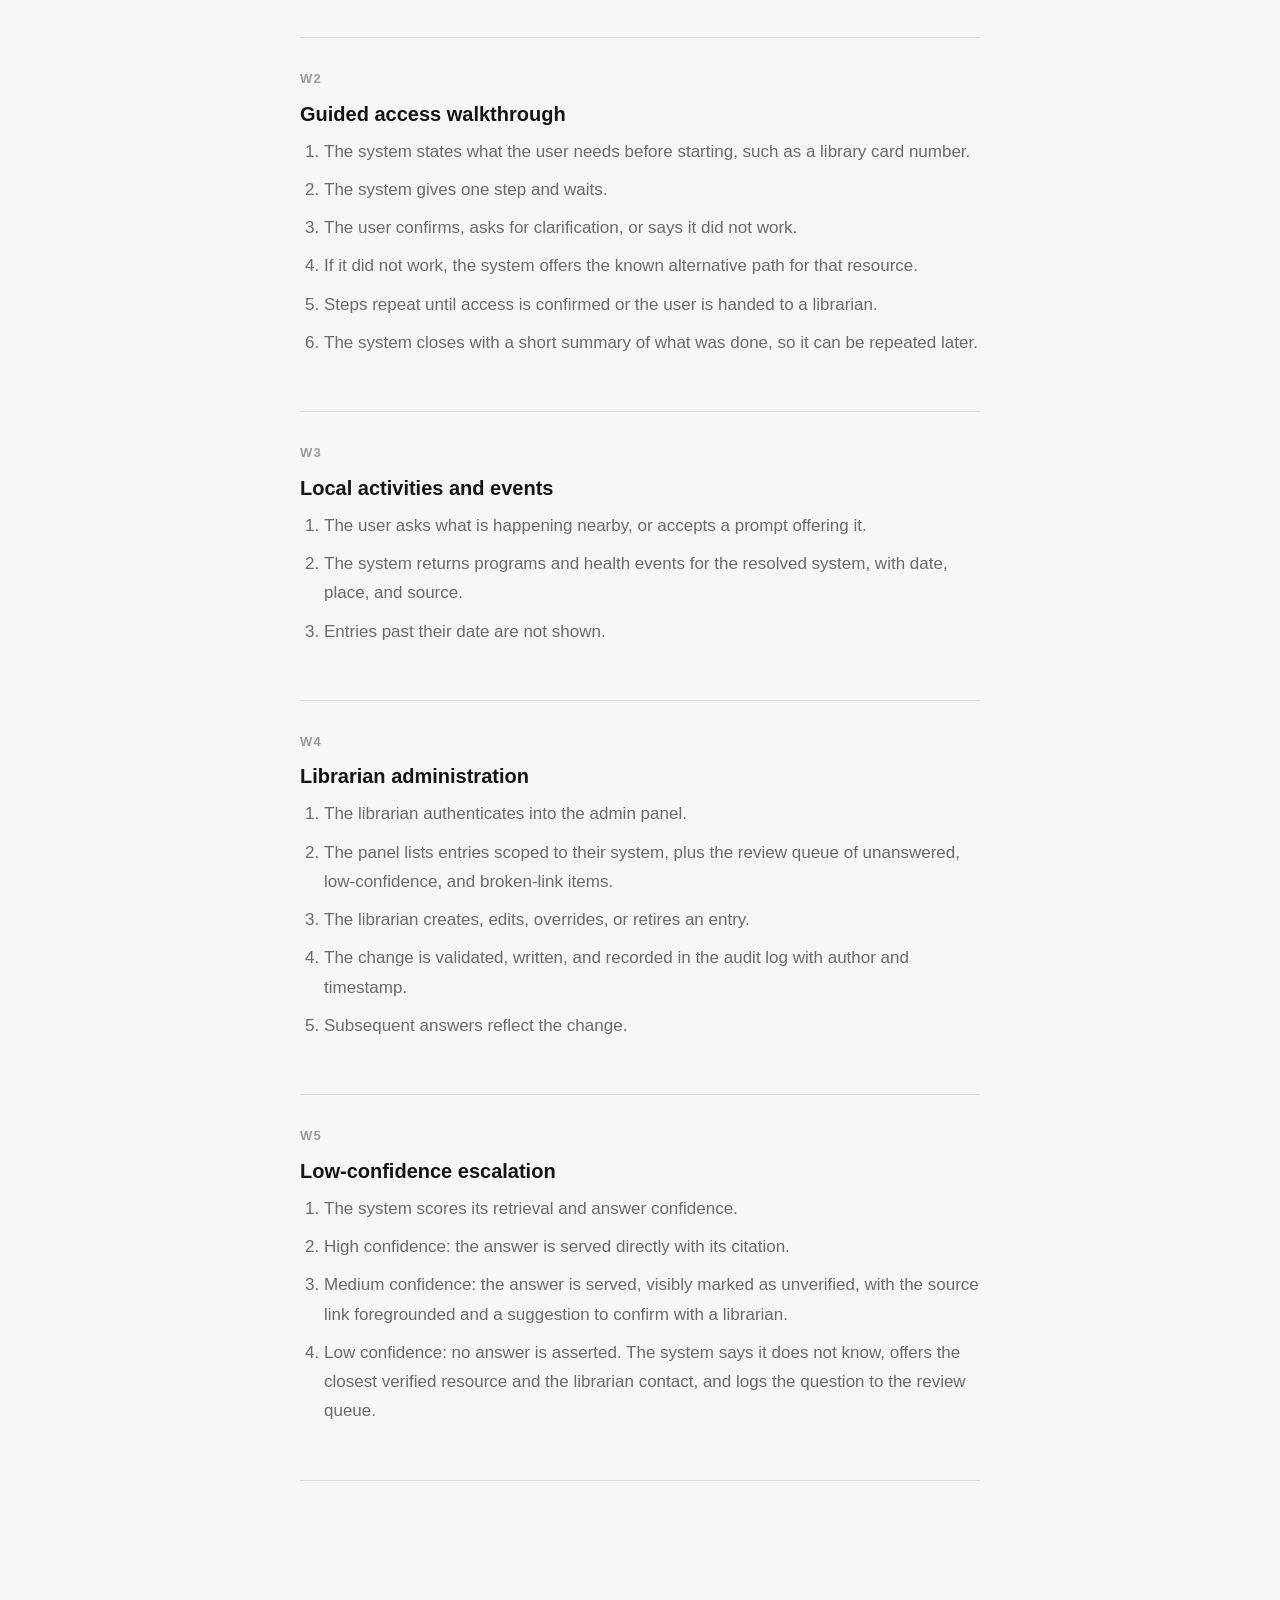
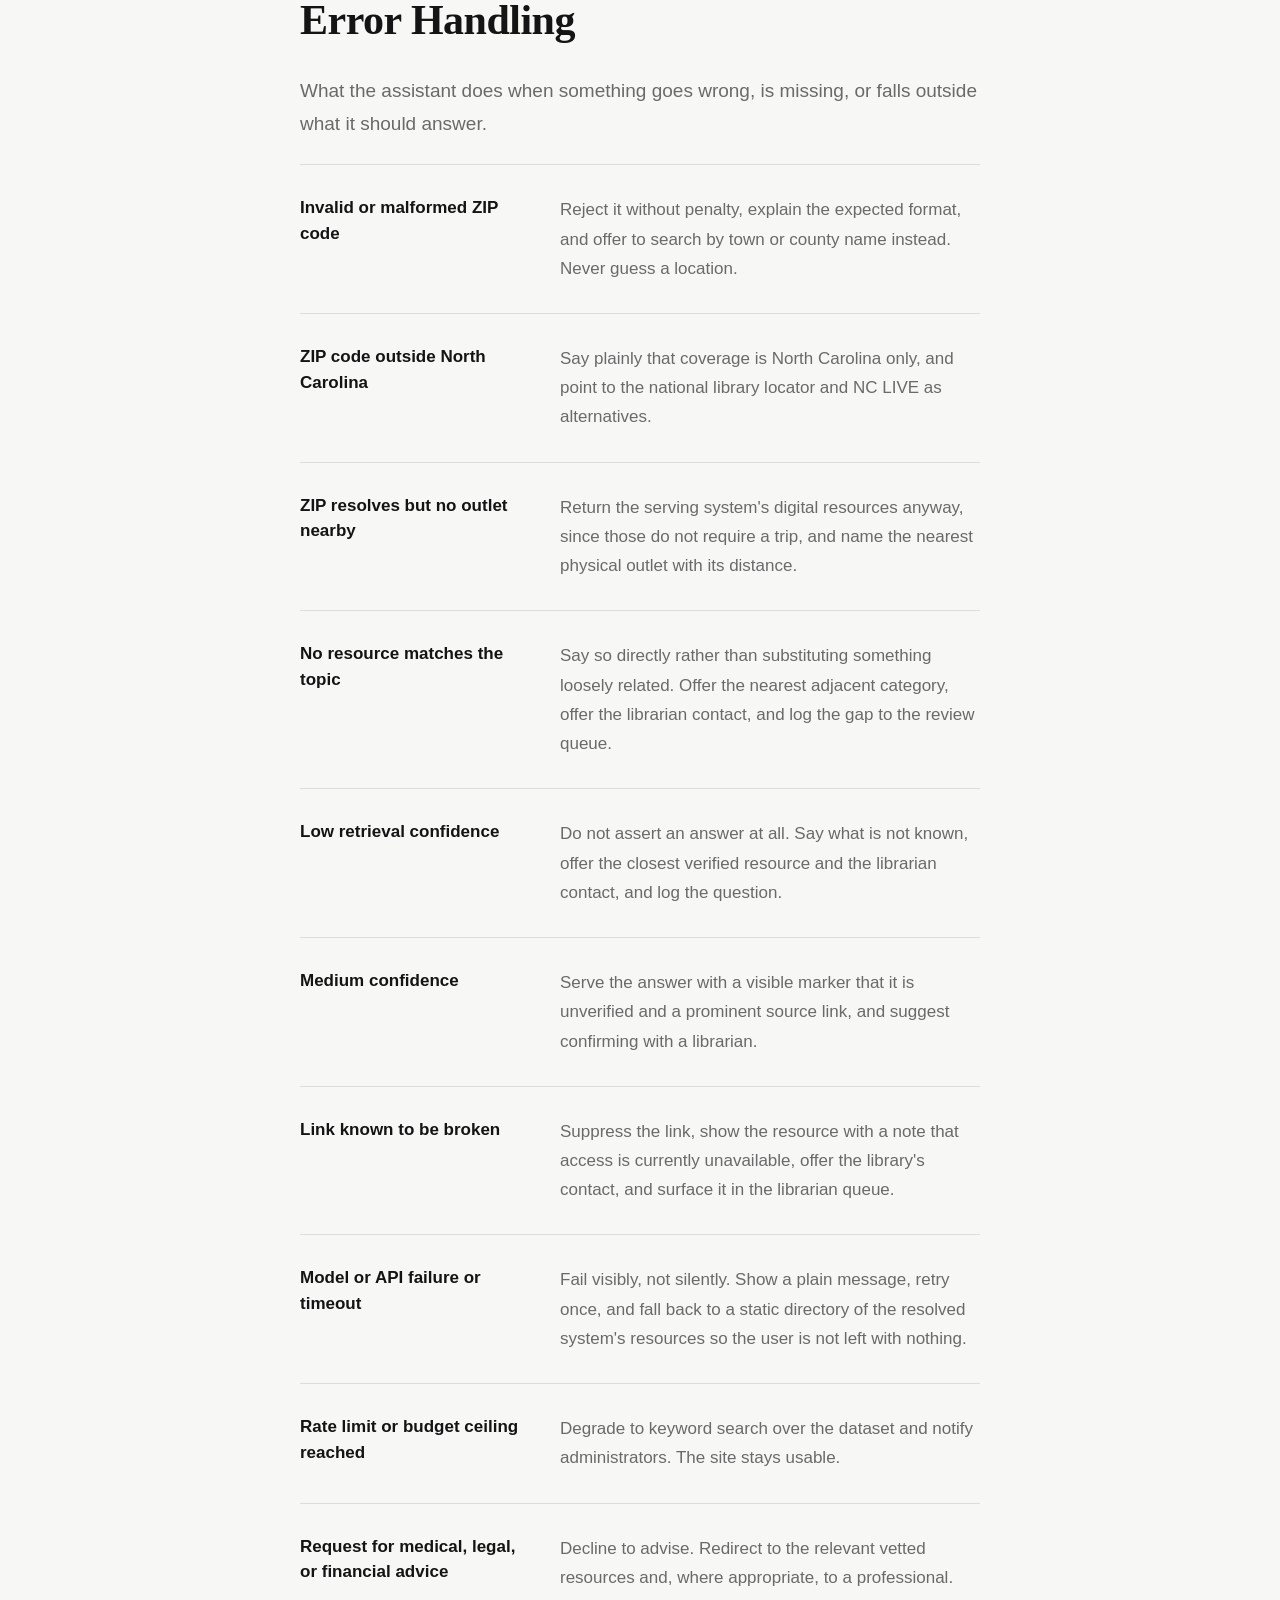
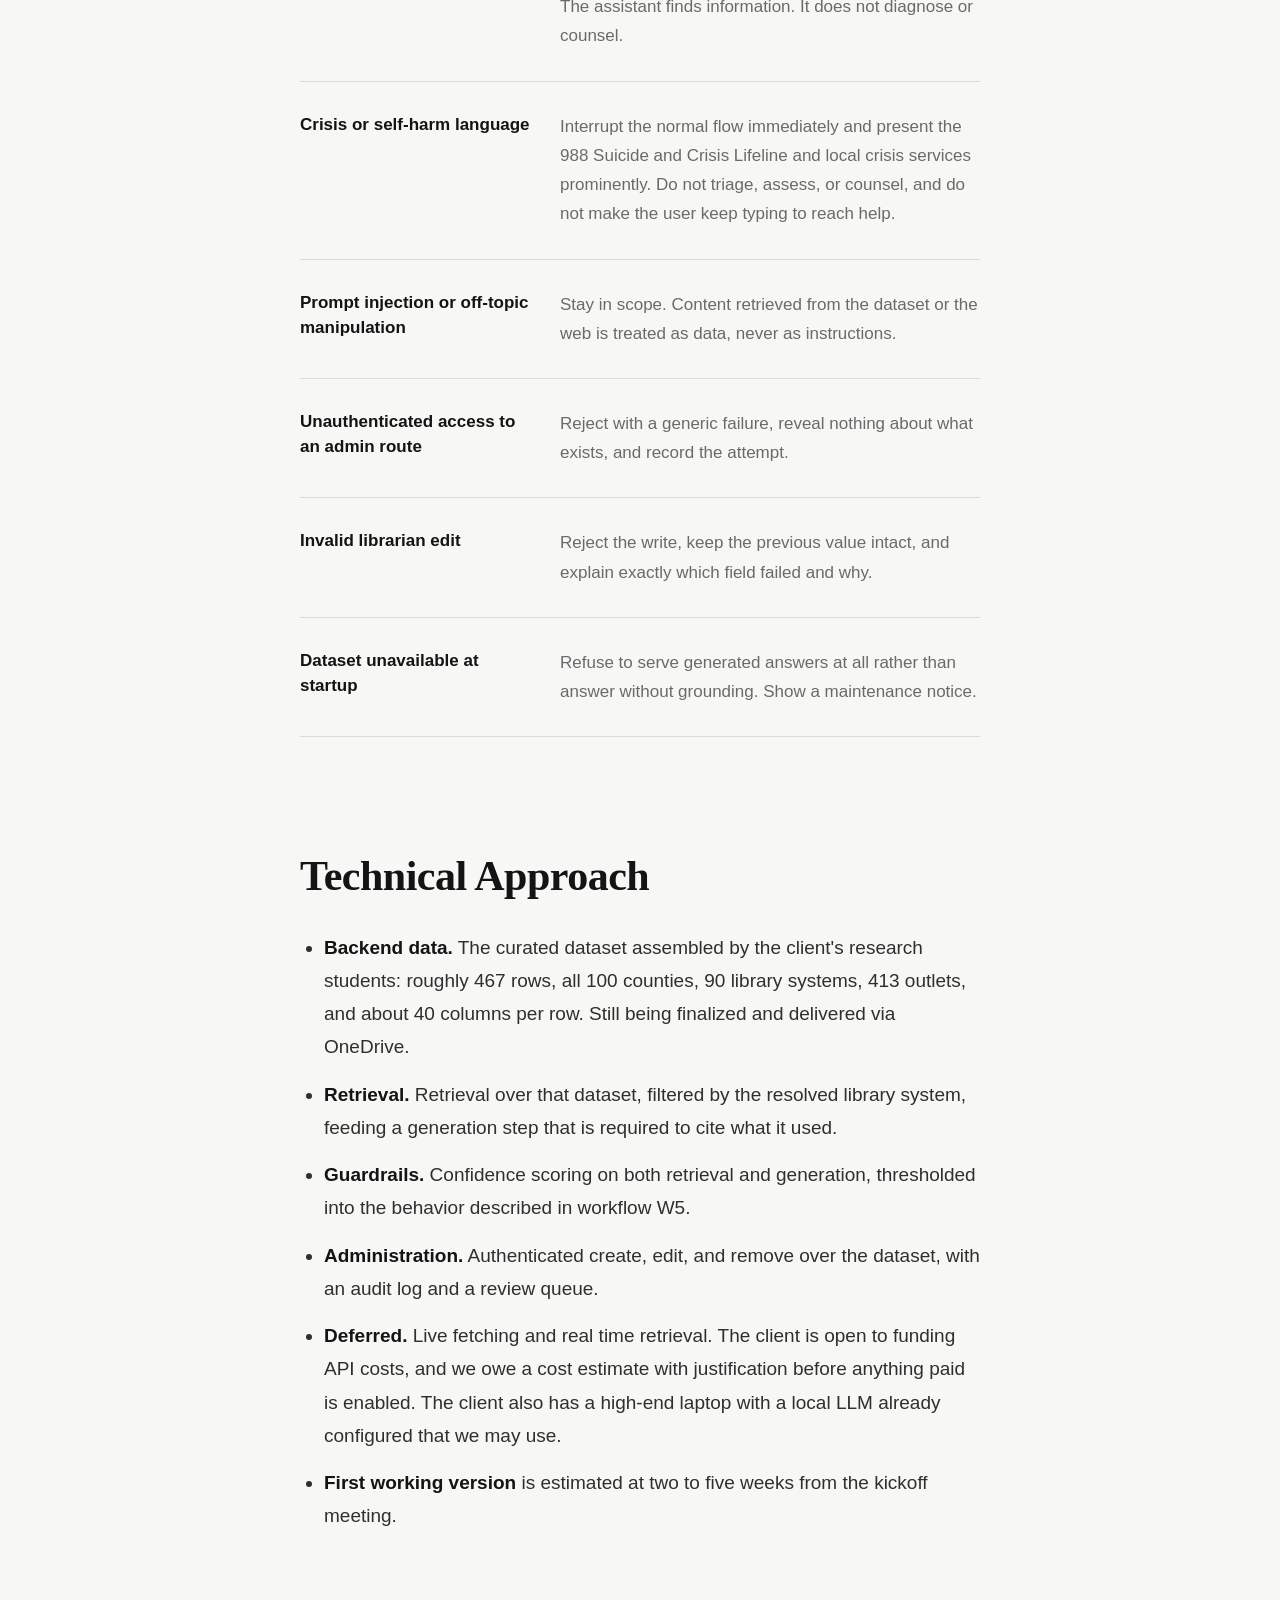
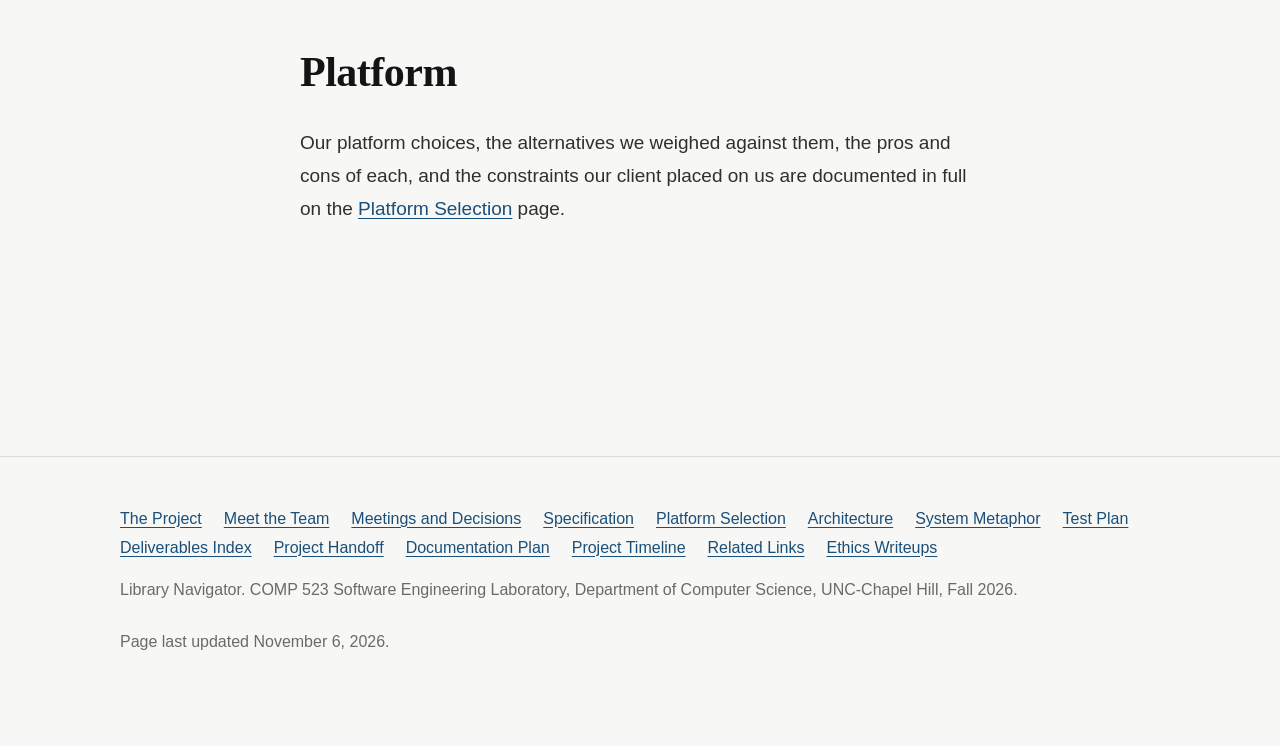
<file: specification.html>
<!DOCTYPE html>
<html lang="en">
<head>
<meta charset="utf-8">
<meta name="viewport" content="width=device-width, initial-scale=1">
<title>Specification | F26 COMP 523</title>
<meta name="description" content="Requirements, user personas, user stories, workflows, and error-handling behavior for Library Navigator.">
<link rel="stylesheet" href="assets/site.css">
</head>
<body>
<a class="skip" href="#main">Skip to content</a>

<header>
  <div class="masthead">
    <a class="brand" href="index.html">F26 &middot; COMP 523</a>
    <button class="navtoggle" type="button" aria-expanded="false" aria-controls="primary-nav">Menu</button>
    <nav class="nav" id="primary-nav" aria-label="Primary">
      <a href="index.html" data-page="index.html">The Project</a>
      <a href="team.html" data-page="team.html">Meet the Team</a>
      <a href="meetings.html" data-page="meetings.html">Meetings and Decisions</a>
      <div class="menu">
        <button class="menubtn" type="button" aria-expanded="false" aria-haspopup="true">Deliverables</button>
        <ul class="menulist">
          <li><a href="specification.html" data-page="specification.html">Specification</a></li>
          <li><a href="platform.html" data-page="platform.html">Platform Selection</a></li>
          <li><a href="architecture.html" data-page="architecture.html">Architecture</a></li>
          <li><a href="metaphor.html" data-page="metaphor.html">System Metaphor</a></li>
          <li><a href="testplan.html" data-page="testplan.html">Test Plan</a></li>
          <li><a href="deliverables.html" data-page="deliverables.html">Deliverables Index</a></li>
          <li><a href="handoff.html" data-page="handoff.html">Project Handoff</a></li>
          <li><a href="documentation-plan.html" data-page="documentation-plan.html">Documentation Plan</a></li>
          <li><a href="timeline.html" data-page="timeline.html">Project Timeline</a></li>
          <li><a href="resources.html" data-page="resources.html">Related Links</a></li>
          <li><a href="ethics.html" data-page="ethics.html">Ethics Writeups</a></li>
        </ul>
      </div>
    </nav>
  </div>
</header>

<main id="main">

  <div class="pagehead">
    <h1 class="pagetitle">Specification</h1>
    <p class="deck">Requirements, personas, user stories, workflows, and error-handling behavior. A living document.</p>
  </div>

  <section class="section">
    <div class="col">
      <div class="jump">
        <a href="#requirements">Requirements</a>
        <a href="#scope">Out of Scope</a>
        <a href="#personas">Personas</a>
        <a href="#stories">User Stories</a>
        <a href="#workflows">Workflows</a>
        <a href="#errors">Error Handling</a>
        <a href="#approach">Technical Approach</a>
        <a href="platform.html">Platform Selection</a>
      </div>
    </div>
  </section>
  <section class="section" id="requirements">
    <div class="col">
      <h2>Functional Requirements</h2>
      <div class="records">
      <div class="record">
        <div class="record-label">FR-1</div>
        <div class="record-title">Resource discovery by location</div>
        <div class="record-body">A user enters a ZIP code or town and receives the library system and outlets serving that area, with their available digital and physical resources, ranked by proximity. Ideally should allow the user to have the ability to specify the desired maximum distance of target libraries from their ZIP code, with a stretch goal of allowing users to hand-select their libraries.</div>
        <div class="record-meta">Must have</div>
      </div>
      <div class="record">
        <div class="record-label">FR-2</div>
        <div class="record-title">Natural-language question answering</div>
        <div class="record-body">Questions are answered from the curated dataset of roughly 467 records covering 100 counties, 90 library systems, and 413 outlets, with about 40 attributes each including resource name, URL, access model, format, NC LIVE membership, and usability notes.</div>
        <div class="record-meta">Must have</div>
      </div>
      <div class="record">
        <div class="record-label">FR-3</div>
        <div class="record-title">Step-by-step guided navigation</div>
        <div class="record-body">Modeled on the NC DMV AI agent. The assistant walks the user through card signup, login, app installation, and database access one step at a time, confirming before advancing.</div>
        <div class="record-meta">Must have</div>
      </div>
      <div class="record">
        <div class="record-label">FR-4</div>
        <div class="record-title">Source citation</div>
        <div class="record-body">Every substantive answer names and links to the source.</div>
        <div class="record-meta">Must have</div>
      </div>
      <div class="record">
        <div class="record-label">FR-5</div>
        <div class="record-title">Confidence-based guardrails</div>
        <div class="record-body">High-confidence answers are served directly. Medium and low confidence answers are visibly flagged, cited, and offered with a path to a human librarian.</div>
        <div class="record-meta">Must have</div>
      </div>
      <div class="record">
        <div class="record-label">FR-6</div>
        <div class="record-title">Librarian admin panel</div>
        <div class="record-body">Authenticated librarians can add, edit, remove, and override dataset entries, and can flag broken links. Every change is recorded in an audit log.</div>
        <div class="record-meta">Must have</div>
      </div>
      </div>
    </div>
  </section>
  <section class="section">
    <div class="col">
      <h2>Non-Functional Requirements</h2>
      <div class="records">
      <div class="record">
        <div class="record-label">NFR-1</div>
        <div class="record-title">Plain language</div>
        <div class="record-body">Output targets roughly a sixth to eighth grade reading level. No library jargon without explanation. Words like database, catalog, and consortium mean nothing to most patrons.</div>
      </div>
      <div class="record">
        <div class="record-label">NFR-2</div>
        <div class="record-title">Accessibility</div>
        <div class="record-body">WCAG 2.1 AA. Keyboard navigable, screen-reader usable, adequate contrast, resizable text. One of our primary personas is 72 years old.</div>
      </div>
      <div class="record">
        <div class="record-label">NFR-3</div>
        <div class="record-title">Performance</div>
        <div class="record-body">First response in under about five seconds, usable on slow rural connections, with no heavy client-side payloads.</div>
      </div>
      <div class="record">
        <div class="record-label">NFR-4</div>
        <div class="record-title">Privacy</div>
        <div class="record-body">No account required for patrons. ZIP code only, never a street address. No personally identifying information stored. Health-topic queries are especially sensitive and are never retained against an identity.</div>
      </div>
      <div class="record">
        <div class="record-label">NFR-5</div>
        <div class="record-title">Bounded cost</div>
        <div class="record-body">API spend is estimated and capped. A cost estimate with justification goes to the client before any paid service is switched on.</div>
      </div>
      <div class="record">
        <div class="record-label">NFR-6</div>
        <div class="record-title">Maintainability</div>
        <div class="record-body">The dataset is swappable without a code change, so the client can replace it as it is finalized and extended.</div>
      </div>
      </div>
    </div>
  </section>
  <section class="section" id="scope">
    <div class="col">
      <h2>Out of Scope this Semester</h2>
      <ul>
        <li>Real time crawling of live library websites. Discussed and deliberately
        deferred. See decision D-1 on the <a href="timeline.html">timeline</a>.</li>
        <li>The fully autonomous agent that keeps the database current on its own.
        That is the long-term vision, not this semester's deliverable.</li>
        <li>Native iOS and Android applications. The web interface is responsive
        instead.</li>
        <li>Languages other than English. A stretch goal at best.</li>
        <li>Patron accounts, saved history, or authentication for anyone who is not
        a librarian.</li>
      </ul>
    </div>
  </section>
  <section class="section" id="personas">
    <div class="col">
      <h2>User Personas</h2>
      <p class="muted">Four personas guide design and evaluation. Every feature is
      checked against at least one of them.</p>
      <div class="records">
      <div class="record">
        <div class="record-label">Persona one</div>
        <div class="record-title"><span class="person-name">Ruth, 72. Managing hypertension and type 2 diabetes.</span></div>
        <div class="record-body">Lives outside a small town in eastern North Carolina. Her doctor is forty minutes away and she goes twice a year. She has a library card from a decade ago and a tablet her daughter set up.<ul><li><strong>Needs:</strong> trustworthy, readable health information, help getting past a login screen, large text, and no jargon.</li><li><strong>Frustrations:</strong> does not know the library offers anything online at all, abandons any site that asks her to authenticate, and is afraid of clicking the wrong thing.</li><li><strong>Success:</strong> she reaches a reputable health database and reads an article about her condition without calling her daughter.</li></ul></div>
      </div>
      <div class="record">
        <div class="record-label">Persona two</div>
        <div class="record-title"><span class="person-name">Danielle, 38. Homeschooling parent of three.</span></div>
        <div class="record-body">Rural county in the northwest. Comfortable with technology and chronically short on time.<ul><li><strong>Needs:</strong> pediatric health information she can trust, reading and curriculum material by grade level, e-books and audiobooks for the kids, and the county library's programs.</li><li><strong>Frustrations:</strong> cannot tell what is free through the library versus what she is about to pay for twice, and resources are scattered across a dozen sites.</li><li><strong>Success:</strong> one list of what her library already pays for, by subject and age, with the access steps attached.</li></ul></div>
      </div>
      <div class="record">
        <div class="record-label">Persona three</div>
        <div class="record-title"><span class="person-name">Marcus, 16. Rural teenager seeking mental health support.</span></div>
        <div class="record-body">Southeastern North Carolina. Phone only. There is one counselor for his entire school.<ul><li><strong>Needs:</strong> confidential, after-hours, mobile-first access to mental health information and local services.</li><li><strong>Frustrations:</strong> few local options, will not ask a librarian in person, and does not want a record of what he searched.</li><li><strong>Success:</strong> he finds real local and statewide support, and if he is in crisis he is handed the crisis line immediately rather than a chatbot's opinion.</li></ul></div>
      </div>
      <div class="record">
        <div class="record-label">Persona four</div>
        <div class="record-title"><span class="person-name">Sandra, 45. Branch librarian and system administrator.</span></div>
        <div class="record-body">Manages a branch in the foothills. Eleven years in the job and she still finds subscriptions she did not know about.<ul><li><strong>Needs:</strong> to correct wrong entries for her branch, fix broken links, add local events, and override an answer the assistant keeps getting wrong.</li><li><strong>Frustrations:</strong> the catalog of resources is larger than any one person can hold, and nobody owns keeping the list current.</li><li><strong>Success:</strong> she fixes a bad entry in under two minutes and sees the assistant's answer change.</li></ul></div>
      </div>
      </div>
    </div>
  </section>
  <section class="section" id="stories">
    <div class="col">
      <h2>User Stories</h2>
      <h3>Ruth, older adult with a chronic condition</h3>
      <div class="story">
        <div class="story-text">As Ruth, I want to type my ZIP code and be told which library serves me, so that I know where to start.</div>
        <div class="story-accept"><strong>Accepted when:</strong> a valid North Carolina ZIP returns the serving system and nearest outlets with address and hours, nearest first.</div>
      </div>
      <div class="story">
        <div class="story-text">As Ruth, I want to ask about managing my diabetes in my own words and be shown resources my library already pays for.</div>
        <div class="story-accept"><strong>Accepted when:</strong> results are filtered to what her system actually carries, and each result names its source and links to it.</div>
      </div>
      <div class="story">
        <div class="story-text">As Ruth, I want to be walked through logging in one step at a time, so that I do not get lost.</div>
        <div class="story-accept"><strong>Accepted when:</strong> one instruction per step, the assistant waits for confirmation before continuing, and the user can go back.</div>
      </div>
      <div class="story">
        <div class="story-text">As Ruth, I want to be told plainly when the assistant is not sure, so that I do not act on something wrong.</div>
        <div class="story-accept"><strong>Accepted when:</strong> below the confidence threshold the answer is visibly marked as unverified and the librarian contact is offered.</div>
      </div>
      <h3>Danielle, homeschooling parent</h3>
      <div class="story">
        <div class="story-text">As Danielle, I want to see everything my library offers for children by subject and age, so that I stop paying for things I already have.</div>
        <div class="story-accept"><strong>Accepted when:</strong> results can be filtered by audience and format, and the access model is stated for each.</div>
      </div>
      <div class="story">
        <div class="story-text">As Danielle, I want to know how to get my kids onto Libby and Hoopla, so that I can set it up once.</div>
        <div class="story-accept"><strong>Accepted when:</strong> a guided walkthrough covers card number, app install, and library selection.</div>
      </div>
      <div class="story">
        <div class="story-text">As Danielle, I want to see upcoming programs at my county library, so that I can plan around them.</div>
        <div class="story-accept"><strong>Accepted when:</strong> local events are listed with date, location, and a source link.</div>
      </div>
      <h3>Marcus, rural teenager</h3>
      <div class="story">
        <div class="story-text">As Marcus, I want to use this on my phone without making an account, so that nothing is tied to my name.</div>
        <div class="story-accept"><strong>Accepted when:</strong> full functionality on a small screen with no login, and no personally identifying information collected.</div>
      </div>
      <div class="story">
        <div class="story-text">As Marcus, I want to find mental health resources near me and statewide, so that I have somewhere to go.</div>
        <div class="story-accept"><strong>Accepted when:</strong> results include library-provided resources and vetted local and statewide services.</div>
      </div>
      <div class="story">
        <div class="story-text">As Marcus, if I say something that sounds like a crisis, I want real help immediately rather than a chatbot answer.</div>
        <div class="story-accept"><strong>Accepted when:</strong> crisis language triggers an immediate, unmissable handoff to the 988 Suicide and Crisis Lifeline and local services, and the assistant does not attempt triage.</div>
      </div>
      <h3>Sandra, librarian administrator</h3>
      <div class="story">
        <div class="story-text">As Sandra, I want to sign in to an admin panel, so that only staff can change the data.</div>
        <div class="story-accept"><strong>Accepted when:</strong> authenticated access only, and unauthenticated requests to admin routes are rejected.</div>
      </div>
      <div class="story">
        <div class="story-text">As Sandra, I want to add, edit, and remove resource entries for my system, so that the data reflects reality.</div>
        <div class="story-accept"><strong>Accepted when:</strong> full create, edit, and remove on entries scoped to her system, reflected in answers immediately.</div>
      </div>
      <div class="story">
        <div class="story-text">As Sandra, I want to override an answer the assistant keeps getting wrong, so that patrons stop being misled.</div>
        <div class="story-accept"><strong>Accepted when:</strong> a librarian-authored override takes precedence over generated content and is labeled as staff verified.</div>
      </div>
      <div class="story">
        <div class="story-text">As Sandra, I want to see questions the assistant could not answer, so that I know what to add.</div>
        <div class="story-accept"><strong>Accepted when:</strong> a review queue of unanswered and low-confidence questions, with frequency counts.</div>
      </div>
      <div class="story">
        <div class="story-text">As Sandra, I want broken links flagged, so that I am not the one who has to find them.</div>
        <div class="story-accept"><strong>Accepted when:</strong> links recorded as broken, or reported by users, appear in the queue and are suppressed from answers.</div>
      </div>
    </div>
  </section>
  <section class="section" id="workflows">
    <div class="col">
      <h2>Core Workflows</h2>
      <div class="records">
      <div class="record">
        <div class="record-label">W1</div>
        <div class="record-title">Resource discovery</div>
        <div class="record-body"><ol><li>The user opens the assistant and is asked for a ZIP code, or the name of their town.</li><li>The system resolves that to a county, a library system, and the outlets serving it.</li><li>The user asks a question in plain language.</li><li>The system retrieves matching records, scoped to that system's holdings.</li><li>Results are ranked by relevance and proximity and returned with access model, format, and source link.</li><li>The user selects one and is offered the guided walkthrough.</li></ol></div>
      </div>
      <div class="record">
        <div class="record-label">W2</div>
        <div class="record-title">Guided access walkthrough</div>
        <div class="record-body"><ol><li>The system states what the user needs before starting, such as a library card number.</li><li>The system gives one step and waits.</li><li>The user confirms, asks for clarification, or says it did not work.</li><li>If it did not work, the system offers the known alternative path for that resource.</li><li>Steps repeat until access is confirmed or the user is handed to a librarian.</li><li>The system closes with a short summary of what was done, so it can be repeated later.</li></ol></div>
      </div>
      <div class="record">
        <div class="record-label">W3</div>
        <div class="record-title">Local activities and events</div>
        <div class="record-body"><ol><li>The user asks what is happening nearby, or accepts a prompt offering it.</li><li>The system returns programs and health events for the resolved system, with date, place, and source.</li><li>Entries past their date are not shown.</li></ol></div>
      </div>
      <div class="record">
        <div class="record-label">W4</div>
        <div class="record-title">Librarian administration</div>
        <div class="record-body"><ol><li>The librarian authenticates into the admin panel.</li><li>The panel lists entries scoped to their system, plus the review queue of unanswered, low-confidence, and broken-link items.</li><li>The librarian creates, edits, overrides, or retires an entry.</li><li>The change is validated, written, and recorded in the audit log with author and timestamp.</li><li>Subsequent answers reflect the change.</li></ol></div>
      </div>
      <div class="record">
        <div class="record-label">W5</div>
        <div class="record-title">Low-confidence escalation</div>
        <div class="record-body"><ol><li>The system scores its retrieval and answer confidence.</li><li>High confidence: the answer is served directly with its citation.</li><li>Medium confidence: the answer is served, visibly marked as unverified, with the source link foregrounded and a suggestion to confirm with a librarian.</li><li>Low confidence: no answer is asserted. The system says it does not know, offers the closest verified resource and the librarian contact, and logs the question to the review queue.</li></ol></div>
      </div>
      </div>
    </div>
  </section>
  <section class="section" id="errors">
    <div class="col">
      <h2>Error Handling</h2>
      <p class="muted">What the assistant does when something goes wrong, is missing,
      or falls outside what it should answer.</p>
      <div class="records">
      <div class="record">
        <div class="pair">
          <div class="pair-term">Invalid or malformed ZIP code</div>
          <div class="pair-body">Reject it without penalty, explain the expected format, and offer to search by town or county name instead. Never guess a location.</div>
        </div>
      </div>
      <div class="record">
        <div class="pair">
          <div class="pair-term">ZIP code outside North Carolina</div>
          <div class="pair-body">Say plainly that coverage is North Carolina only, and point to the national library locator and NC LIVE as alternatives.</div>
        </div>
      </div>
      <div class="record">
        <div class="pair">
          <div class="pair-term">ZIP resolves but no outlet nearby</div>
          <div class="pair-body">Return the serving system's digital resources anyway, since those do not require a trip, and name the nearest physical outlet with its distance.</div>
        </div>
      </div>
      <div class="record">
        <div class="pair">
          <div class="pair-term">No resource matches the topic</div>
          <div class="pair-body">Say so directly rather than substituting something loosely related. Offer the nearest adjacent category, offer the librarian contact, and log the gap to the review queue.</div>
        </div>
      </div>
      <div class="record">
        <div class="pair">
          <div class="pair-term">Low retrieval confidence</div>
          <div class="pair-body">Do not assert an answer at all. Say what is not known, offer the closest verified resource and the librarian contact, and log the question.</div>
        </div>
      </div>
      <div class="record">
        <div class="pair">
          <div class="pair-term">Medium confidence</div>
          <div class="pair-body">Serve the answer with a visible marker that it is unverified and a prominent source link, and suggest confirming with a librarian.</div>
        </div>
      </div>
      <div class="record">
        <div class="pair">
          <div class="pair-term">Link known to be broken</div>
          <div class="pair-body">Suppress the link, show the resource with a note that access is currently unavailable, offer the library's contact, and surface it in the librarian queue.</div>
        </div>
      </div>
      <div class="record">
        <div class="pair">
          <div class="pair-term">Model or API failure or timeout</div>
          <div class="pair-body">Fail visibly, not silently. Show a plain message, retry once, and fall back to a static directory of the resolved system's resources so the user is not left with nothing.</div>
        </div>
      </div>
      <div class="record">
        <div class="pair">
          <div class="pair-term">Rate limit or budget ceiling reached</div>
          <div class="pair-body">Degrade to keyword search over the dataset and notify administrators. The site stays usable.</div>
        </div>
      </div>
      <div class="record">
        <div class="pair">
          <div class="pair-term">Request for medical, legal, or financial advice</div>
          <div class="pair-body">Decline to advise. Redirect to the relevant vetted resources and, where appropriate, to a professional. The assistant finds information. It does not diagnose or counsel.</div>
        </div>
      </div>
      <div class="record">
        <div class="pair">
          <div class="pair-term">Crisis or self-harm language</div>
          <div class="pair-body">Interrupt the normal flow immediately and present the 988 Suicide and Crisis Lifeline and local crisis services prominently. Do not triage, assess, or counsel, and do not make the user keep typing to reach help.</div>
        </div>
      </div>
      <div class="record">
        <div class="pair">
          <div class="pair-term">Prompt injection or off-topic manipulation</div>
          <div class="pair-body">Stay in scope. Content retrieved from the dataset or the web is treated as data, never as instructions.</div>
        </div>
      </div>
      <div class="record">
        <div class="pair">
          <div class="pair-term">Unauthenticated access to an admin route</div>
          <div class="pair-body">Reject with a generic failure, reveal nothing about what exists, and record the attempt.</div>
        </div>
      </div>
      <div class="record">
        <div class="pair">
          <div class="pair-term">Invalid librarian edit</div>
          <div class="pair-body">Reject the write, keep the previous value intact, and explain exactly which field failed and why.</div>
        </div>
      </div>
      <div class="record">
        <div class="pair">
          <div class="pair-term">Dataset unavailable at startup</div>
          <div class="pair-body">Refuse to serve generated answers at all rather than answer without grounding. Show a maintenance notice.</div>
        </div>
      </div>
      </div>
    </div>
  </section>
  <section class="section" id="approach">
    <div class="col">
      <h2>Technical Approach</h2>
      <ul>
        <li><strong>Backend data.</strong> The curated dataset assembled by the
        client's research students: roughly 467 rows, all 100 counties, 90 library
        systems, 413 outlets, and about 40 columns per row. Still being finalized
        and delivered via OneDrive.</li>
        <li><strong>Retrieval.</strong> Retrieval over that dataset, filtered by the
        resolved library system, feeding a generation step that is required to cite
        what it used.</li>
        <li><strong>Guardrails.</strong> Confidence scoring on both retrieval and
        generation, thresholded into the behavior described in workflow W5.</li>
        <li><strong>Administration.</strong> Authenticated create, edit, and remove
        over the dataset, with an audit log and a review queue.</li>
        <li><strong>Deferred.</strong> Live fetching and real time retrieval. The
        client is open to funding API costs, and we owe a cost estimate with
        justification before anything paid is enabled. The client also has a
        high-end laptop with a local LLM already configured that we may use.</li>
        <li><strong>First working version</strong> is estimated at two to five weeks
        from the kickoff meeting.</li>
      </ul>
    </div>
  </section>
  <section class="section" id="platform">
    <div class="col">
      <h2>Platform</h2>
      <p>Our platform choices, the alternatives we weighed against them, the pros and cons of
      each, and the constraints our client placed on us are documented in full on the
      <a href="platform.html">Platform Selection</a> page.</p>
    </div>
  </section>


</main>

<footer class="sitefoot">
  <div class="sitefoot-inner">
    <div class="sitefoot-nav"><a href="index.html">The Project</a><a href="team.html">Meet the Team</a><a href="meetings.html">Meetings and Decisions</a><a href="specification.html">Specification</a><a href="platform.html">Platform Selection</a><a href="architecture.html">Architecture</a><a href="metaphor.html">System Metaphor</a><a href="testplan.html">Test Plan</a><a href="deliverables.html">Deliverables Index</a><a href="handoff.html">Project Handoff</a><a href="documentation-plan.html">Documentation Plan</a><a href="timeline.html">Project Timeline</a><a href="resources.html">Related Links</a><a href="ethics.html">Ethics Writeups</a></div>
    <p>Library Navigator. COMP 523 Software Engineering Laboratory, Department of
    Computer Science, UNC-Chapel Hill, Fall 2026.</p>
    <p class="updated small"></p>
  </div>
</footer>

<script src="assets/data.js"></script>
<script src="assets/site.js"></script>
</body>
</html>
</file>
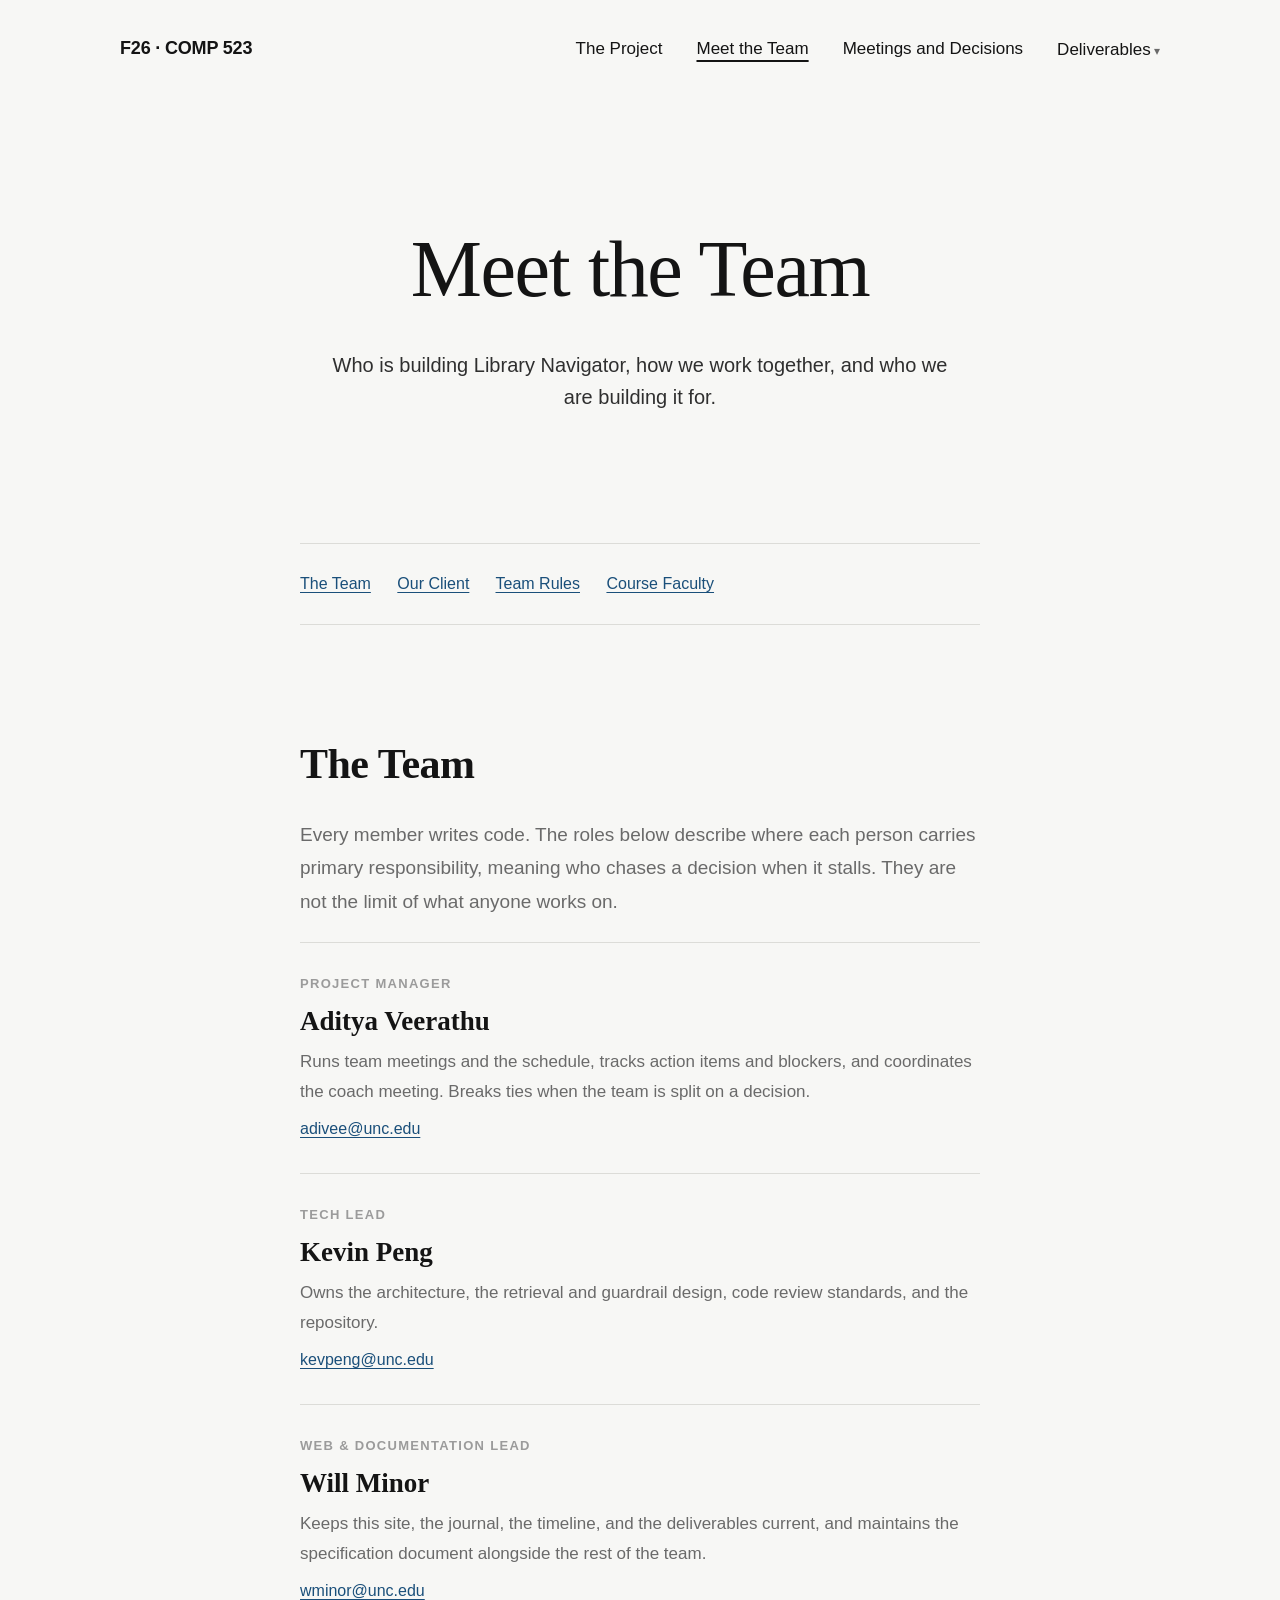
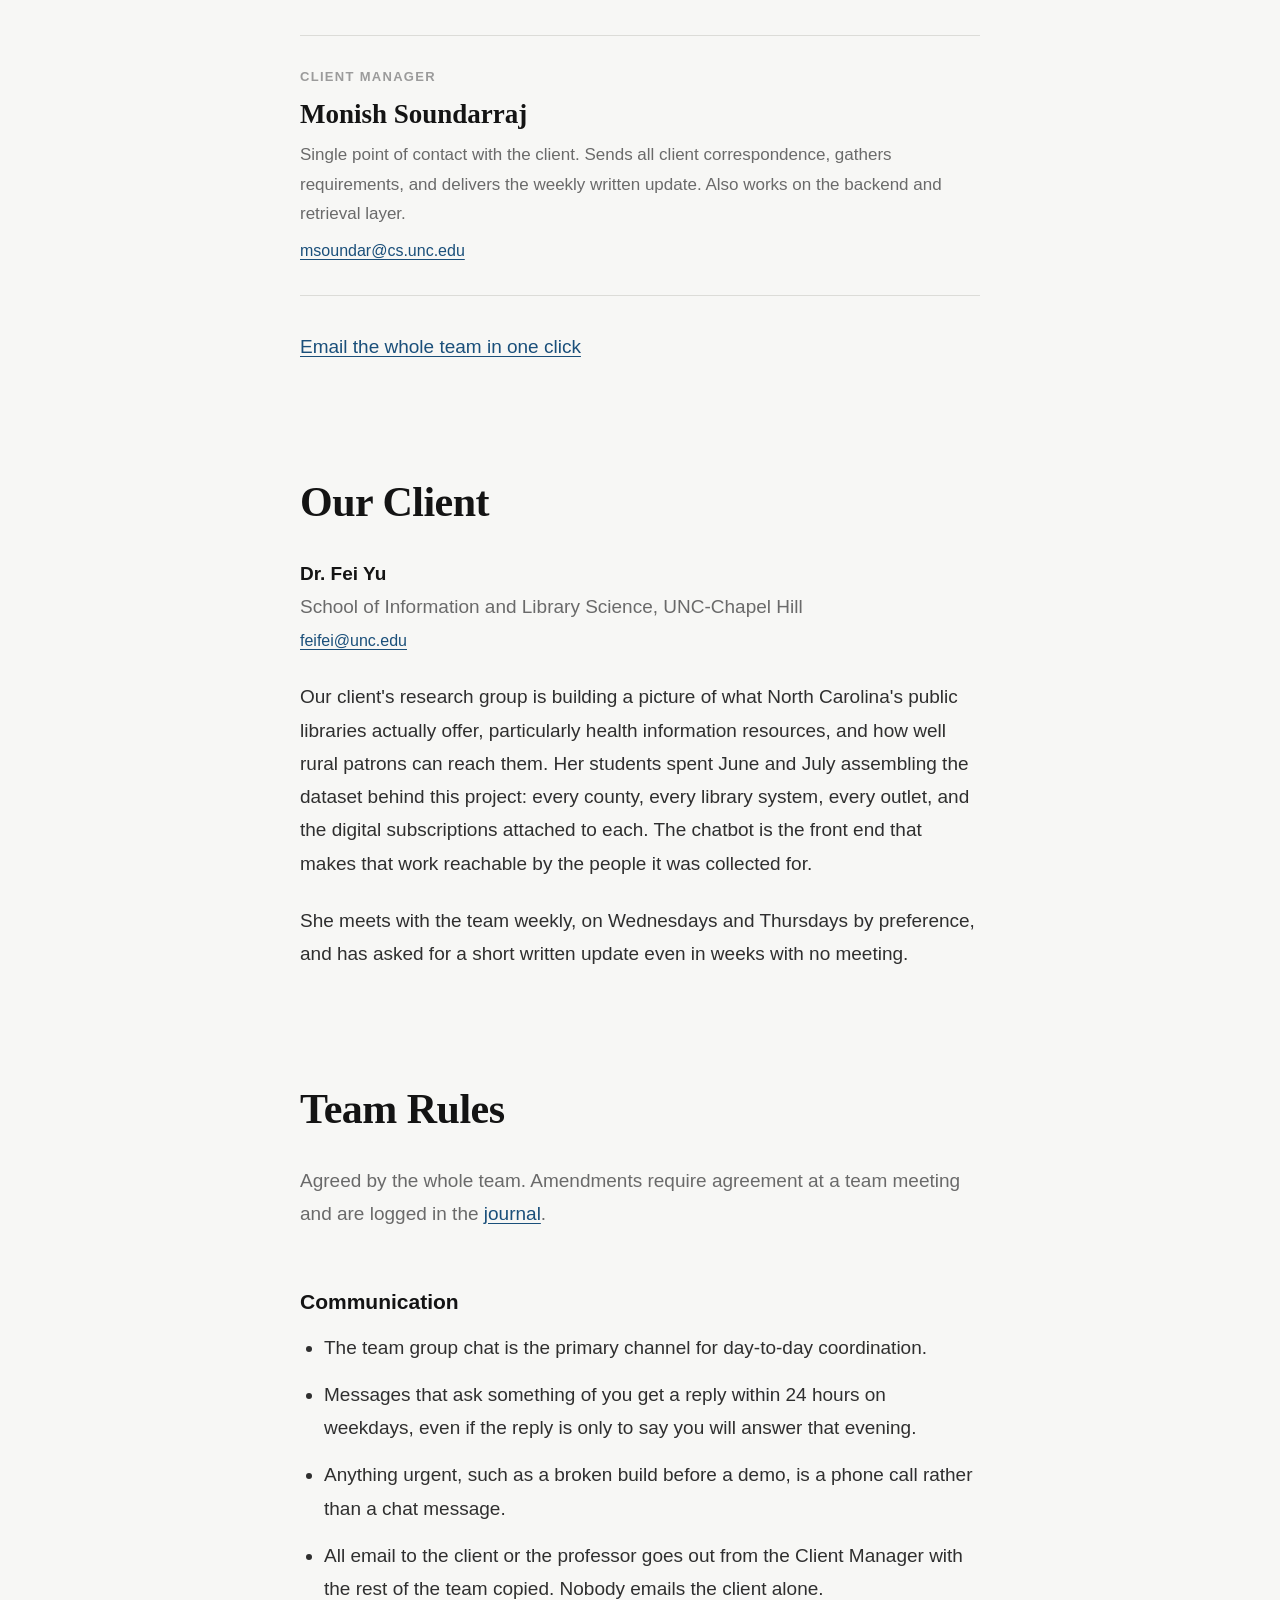
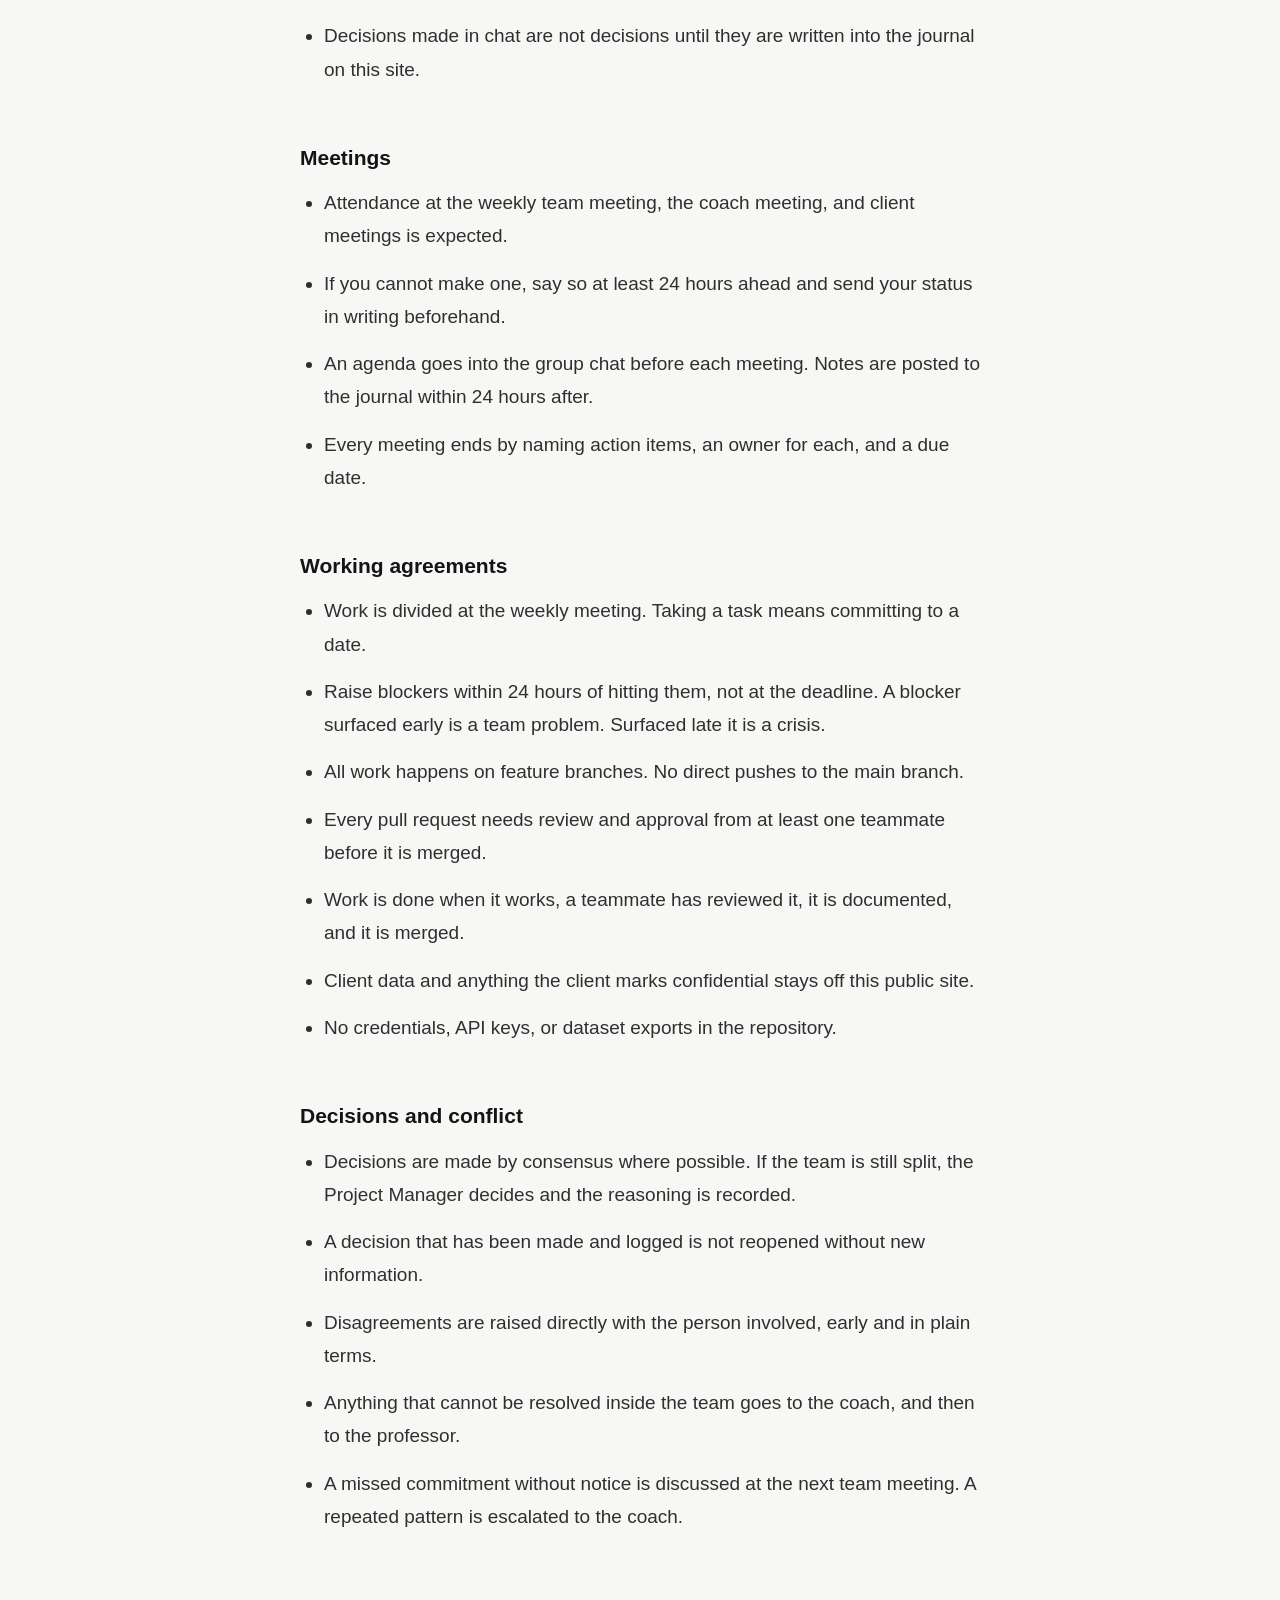
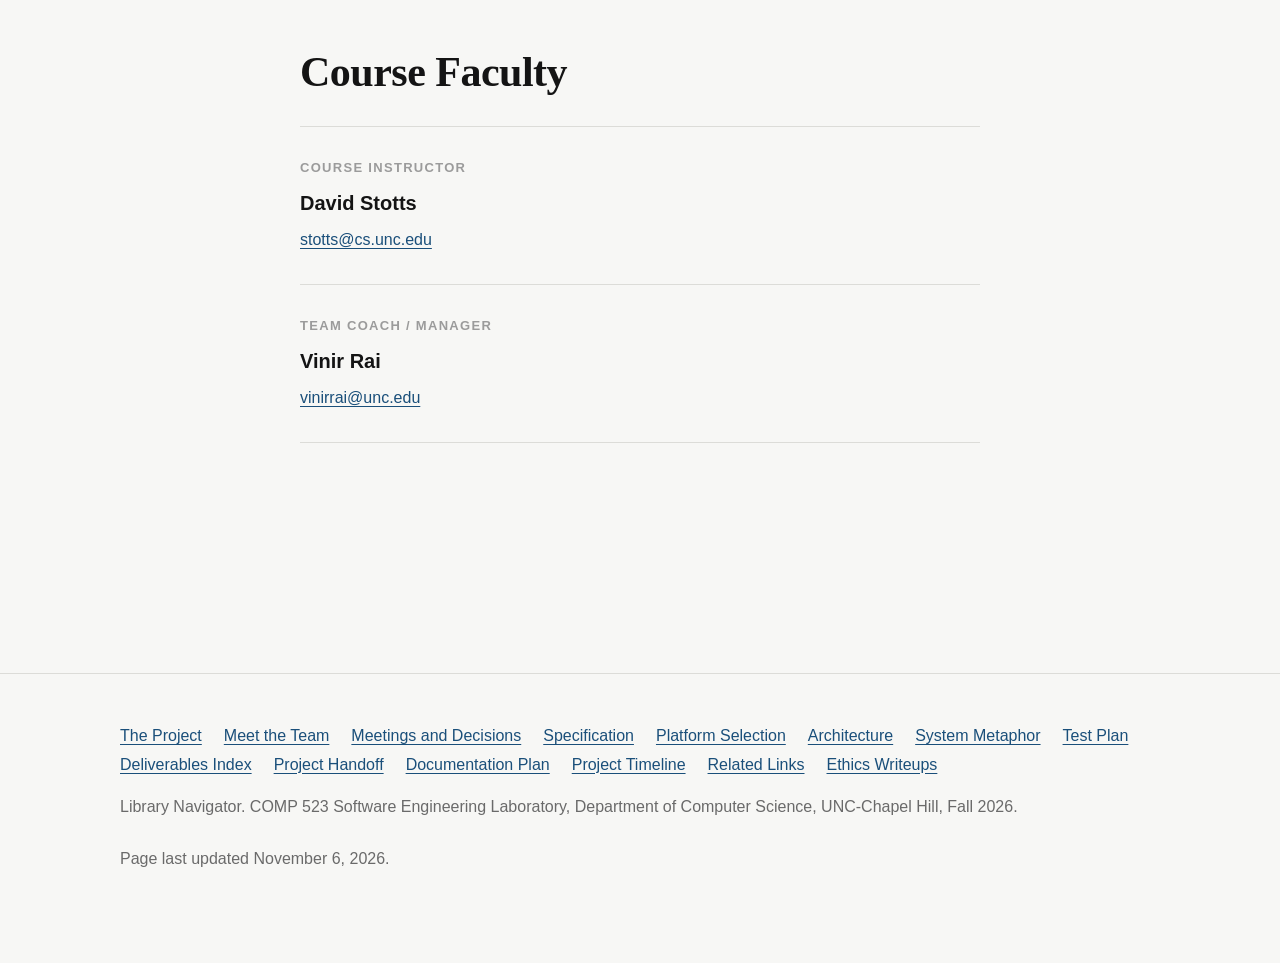
<file: team.html>
<!DOCTYPE html>
<html lang="en">
<head>
<meta charset="utf-8">
<meta name="viewport" content="width=device-width, initial-scale=1">
<title>Meet the Team | F26 COMP 523</title>
<meta name="description" content="The team building Library Navigator, our roles and contact information, our team rules, and our client.">
<link rel="stylesheet" href="assets/site.css">
</head>
<body>
<a class="skip" href="#main">Skip to content</a>

<header>
  <div class="masthead">
    <a class="brand" href="index.html">F26 &middot; COMP 523</a>
    <button class="navtoggle" type="button" aria-expanded="false" aria-controls="primary-nav">Menu</button>
    <nav class="nav" id="primary-nav" aria-label="Primary">
      <a href="index.html" data-page="index.html">The Project</a>
      <a href="team.html" data-page="team.html">Meet the Team</a>
      <a href="meetings.html" data-page="meetings.html">Meetings and Decisions</a>
      <div class="menu">
        <button class="menubtn" type="button" aria-expanded="false" aria-haspopup="true">Deliverables</button>
        <ul class="menulist">
          <li><a href="specification.html" data-page="specification.html">Specification</a></li>
          <li><a href="platform.html" data-page="platform.html">Platform Selection</a></li>
          <li><a href="architecture.html" data-page="architecture.html">Architecture</a></li>
          <li><a href="metaphor.html" data-page="metaphor.html">System Metaphor</a></li>
          <li><a href="testplan.html" data-page="testplan.html">Test Plan</a></li>
          <li><a href="deliverables.html" data-page="deliverables.html">Deliverables Index</a></li>
          <li><a href="handoff.html" data-page="handoff.html">Project Handoff</a></li>
          <li><a href="documentation-plan.html" data-page="documentation-plan.html">Documentation Plan</a></li>
          <li><a href="timeline.html" data-page="timeline.html">Project Timeline</a></li>
          <li><a href="resources.html" data-page="resources.html">Related Links</a></li>
          <li><a href="ethics.html" data-page="ethics.html">Ethics Writeups</a></li>
        </ul>
      </div>
    </nav>
  </div>
</header>

<main id="main">

  <div class="pagehead">
    <h1 class="pagetitle">Meet the Team</h1>
    <p class="deck">Who is building Library Navigator, how we work together, and who we are building it for.</p>
  </div>

  <section class="section">
    <div class="col">
      <div class="jump">
        <a href="#team">The Team</a>
        <a href="#client">Our Client</a>
        <a href="#rules">Team Rules</a>
        <a href="#faculty">Course Faculty</a>
      </div>
    </div>
  </section>
  <section class="section" id="team">
    <div class="col">
      <h2>The Team</h2>
      <p class="muted">Every member writes code. The roles below describe where each
      person carries primary responsibility, meaning who chases a decision when it
      stalls. They are not the limit of what anyone works on.</p>
      <div id="team-list"></div>
      <p style="margin-top:34px" id="team-mailto"></p>
    </div>
  </section>
  <section class="section" id="client">
    <div class="col">
      <h2>Our Client</h2>
      <p><strong id="client-name"></strong><br>
      <span class="muted" id="client-org"></span><br>
      <span class="small" id="client-email"></span></p>
      <p>Our client's research group is building a picture of what North Carolina's
      public libraries actually offer, particularly health information resources,
      and how well rural patrons can reach them. Her students spent June and July
      assembling the dataset behind this project: every county, every library
      system, every outlet, and the digital subscriptions attached to each. The
      chatbot is the front end that makes that work reachable by the people it was
      collected for.</p>
      <p>She meets with the team weekly, on Wednesdays and Thursdays by preference,
      and has asked for a short written update even in weeks with no meeting.</p>
    </div>
  </section>
  <section class="section" id="rules">
    <div class="col">
      <h2>Team Rules</h2>
      <p class="muted">Agreed by the whole team. Amendments require agreement at a
      team meeting and are logged in the
      <a href="meetings.html">journal</a>.</p>
      <h3>Communication</h3>
      <ul>
        <li>The team group chat is the primary channel for day-to-day coordination.</li>
        <li>Messages that ask something of you get a reply within 24 hours on
        weekdays, even if the reply is only to say you will answer that evening.</li>
        <li>Anything urgent, such as a broken build before a demo, is a phone call
        rather than a chat message.</li>
        <li>All email to the client or the professor goes out from the Client
        Manager with the rest of the team copied. Nobody emails the client alone.</li>
        <li>Decisions made in chat are not decisions until they are written into the
        journal on this site.</li>
      </ul>
      <h3>Meetings</h3>
      <ul>
        <li>Attendance at the weekly team meeting, the coach meeting, and client
        meetings is expected.</li>
        <li>If you cannot make one, say so at least 24 hours ahead and send your
        status in writing beforehand.</li>
        <li>An agenda goes into the group chat before each meeting. Notes are posted
        to the journal within 24 hours after.</li>
        <li>Every meeting ends by naming action items, an owner for each, and a due
        date.</li>
      </ul>
      <h3>Working agreements</h3>
      <ul>
        <li>Work is divided at the weekly meeting. Taking a task means committing to
        a date.</li>
        <li>Raise blockers within 24 hours of hitting them, not at the deadline. A
        blocker surfaced early is a team problem. Surfaced late it is a crisis.</li>
        <li>All work happens on feature branches. No direct pushes to the main
        branch.</li>
        <li>Every pull request needs review and approval from at least one teammate
        before it is merged.</li>
        <li>Work is done when it works, a teammate has reviewed it, it is
        documented, and it is merged.</li>
        <li>Client data and anything the client marks confidential stays off this
        public site.</li>
        <li>No credentials, API keys, or dataset exports in the repository.</li>
      </ul>
      <h3>Decisions and conflict</h3>
      <ul>
        <li>Decisions are made by consensus where possible. If the team is still split, the Project Manager decides and the reasoning is recorded.</li>
        <li>A decision that has been made and logged is not reopened without new
        information.</li>
        <li>Disagreements are raised directly with the person involved, early and in
        plain terms.</li>
        <li>Anything that cannot be resolved inside the team goes to the coach, and
        then to the professor.</li>
        <li>A missed commitment without notice is discussed at the next team
        meeting. A repeated pattern is escalated to the coach.</li>
      </ul>
    </div>
  </section>
  <section class="section" id="faculty">
    <div class="col">
      <h2>Course Faculty</h2>
      <div id="faculty-list"></div>
    </div>
  </section>


</main>

<footer class="sitefoot">
  <div class="sitefoot-inner">
    <div class="sitefoot-nav"><a href="index.html">The Project</a><a href="team.html">Meet the Team</a><a href="meetings.html">Meetings and Decisions</a><a href="specification.html">Specification</a><a href="platform.html">Platform Selection</a><a href="architecture.html">Architecture</a><a href="metaphor.html">System Metaphor</a><a href="testplan.html">Test Plan</a><a href="deliverables.html">Deliverables Index</a><a href="handoff.html">Project Handoff</a><a href="documentation-plan.html">Documentation Plan</a><a href="timeline.html">Project Timeline</a><a href="resources.html">Related Links</a><a href="ethics.html">Ethics Writeups</a></div>
    <p>Library Navigator. COMP 523 Software Engineering Laboratory, Department of
    Computer Science, UNC-Chapel Hill, Fall 2026.</p>
    <p class="updated small"></p>
  </div>
</footer>

<script src="assets/data.js"></script>
<script src="assets/site.js"></script>
</body>
</html>
</file>
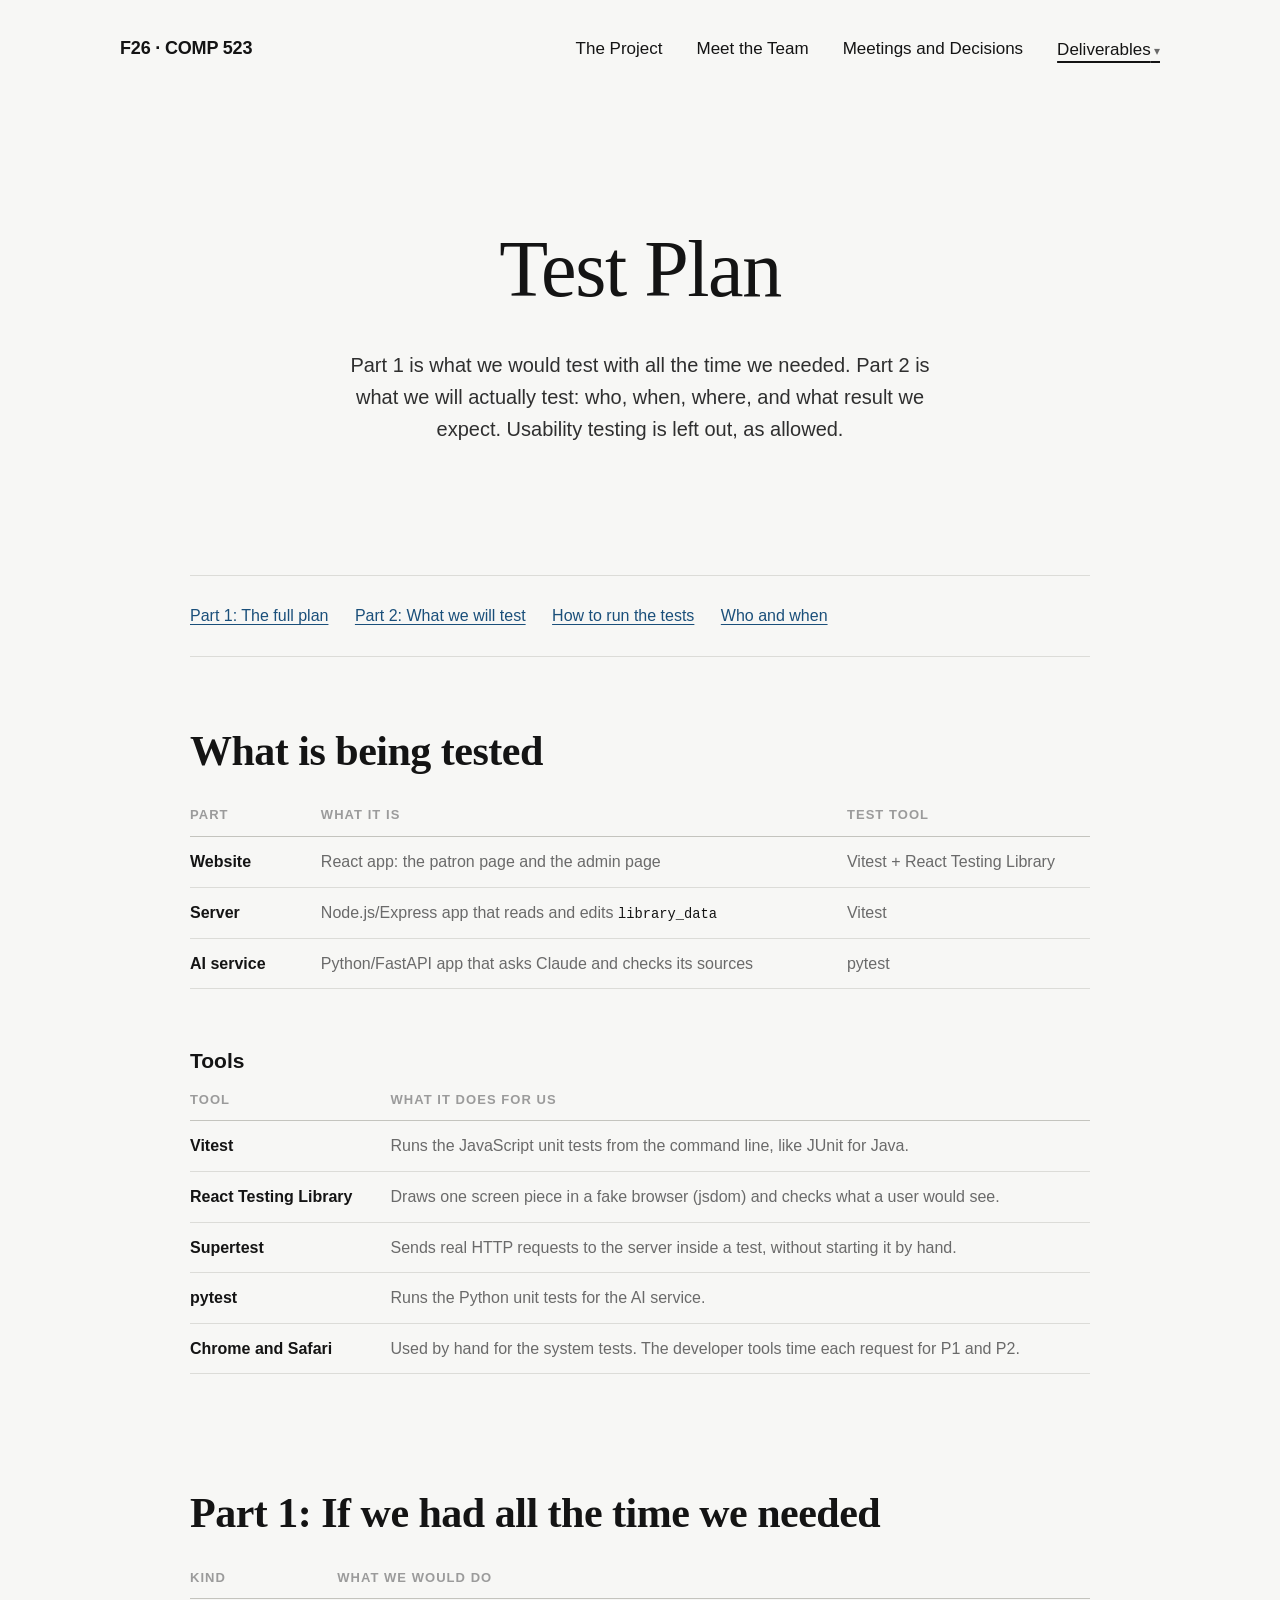
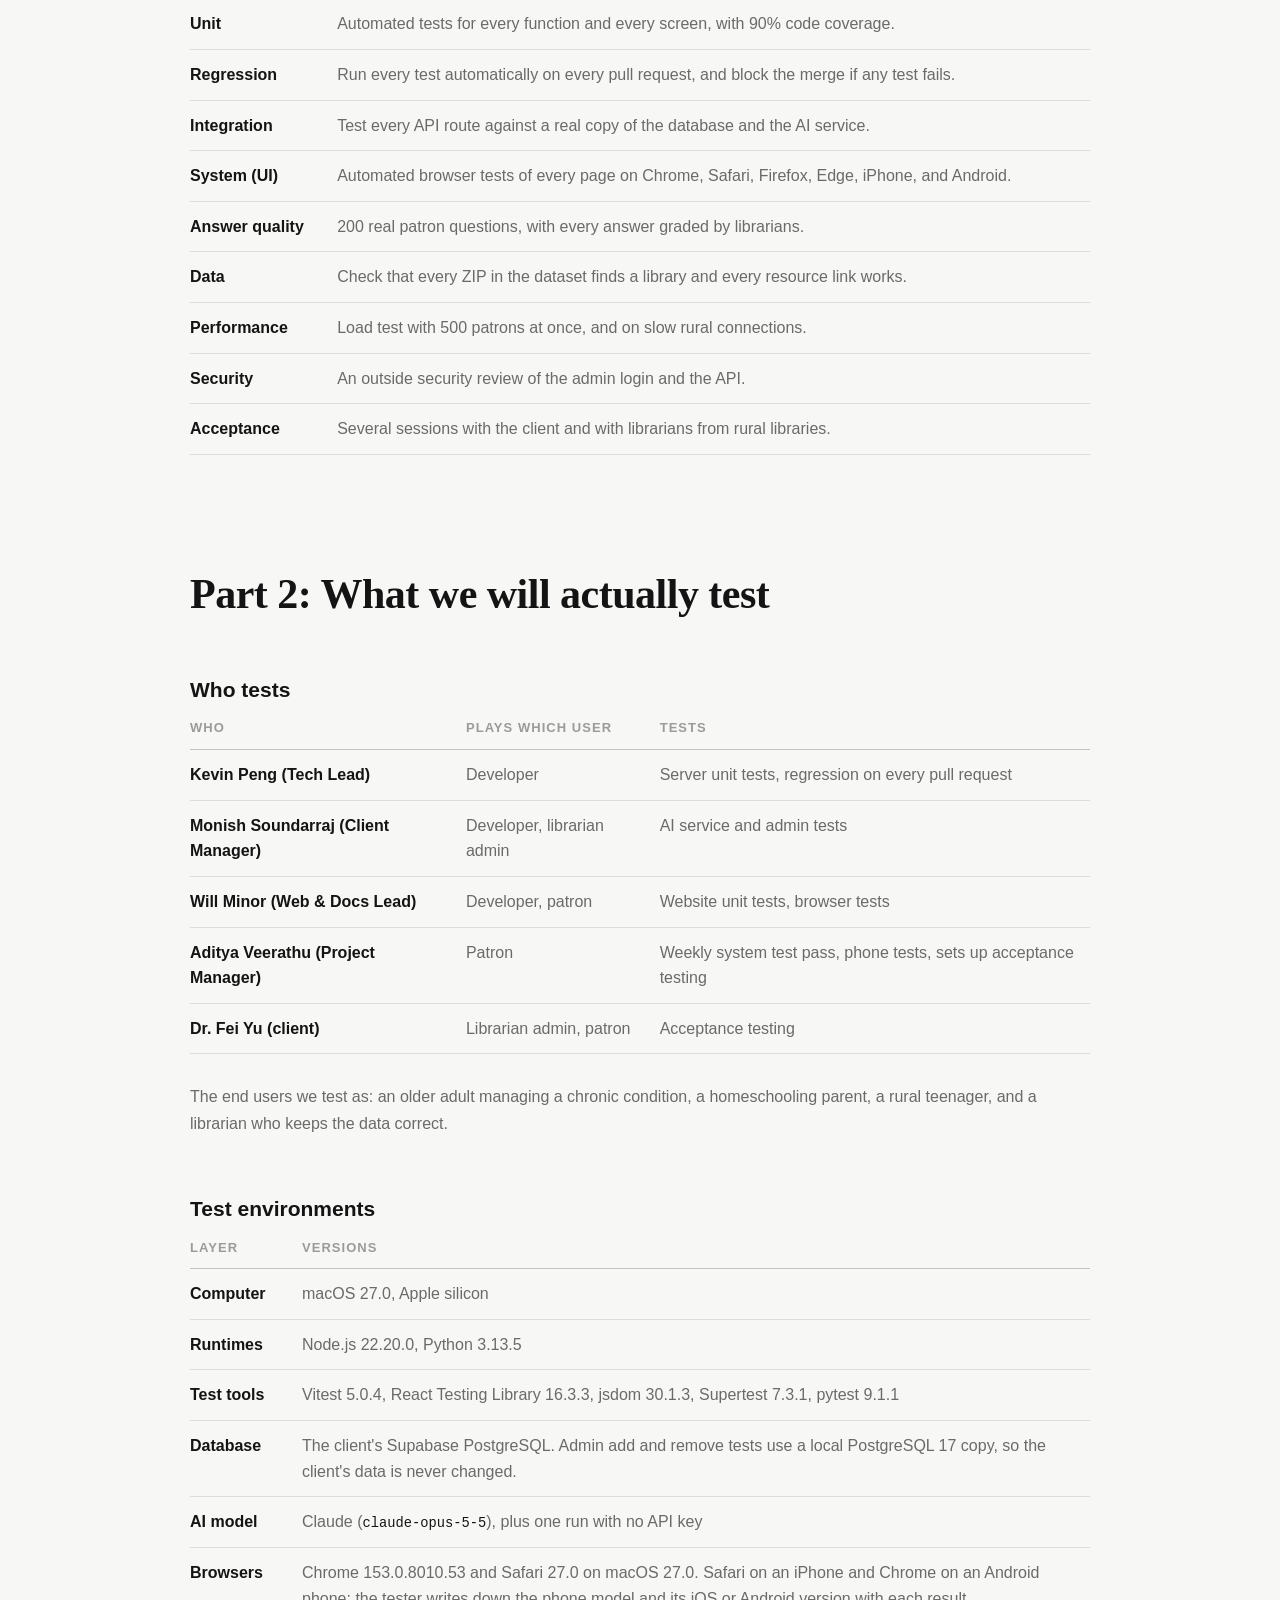
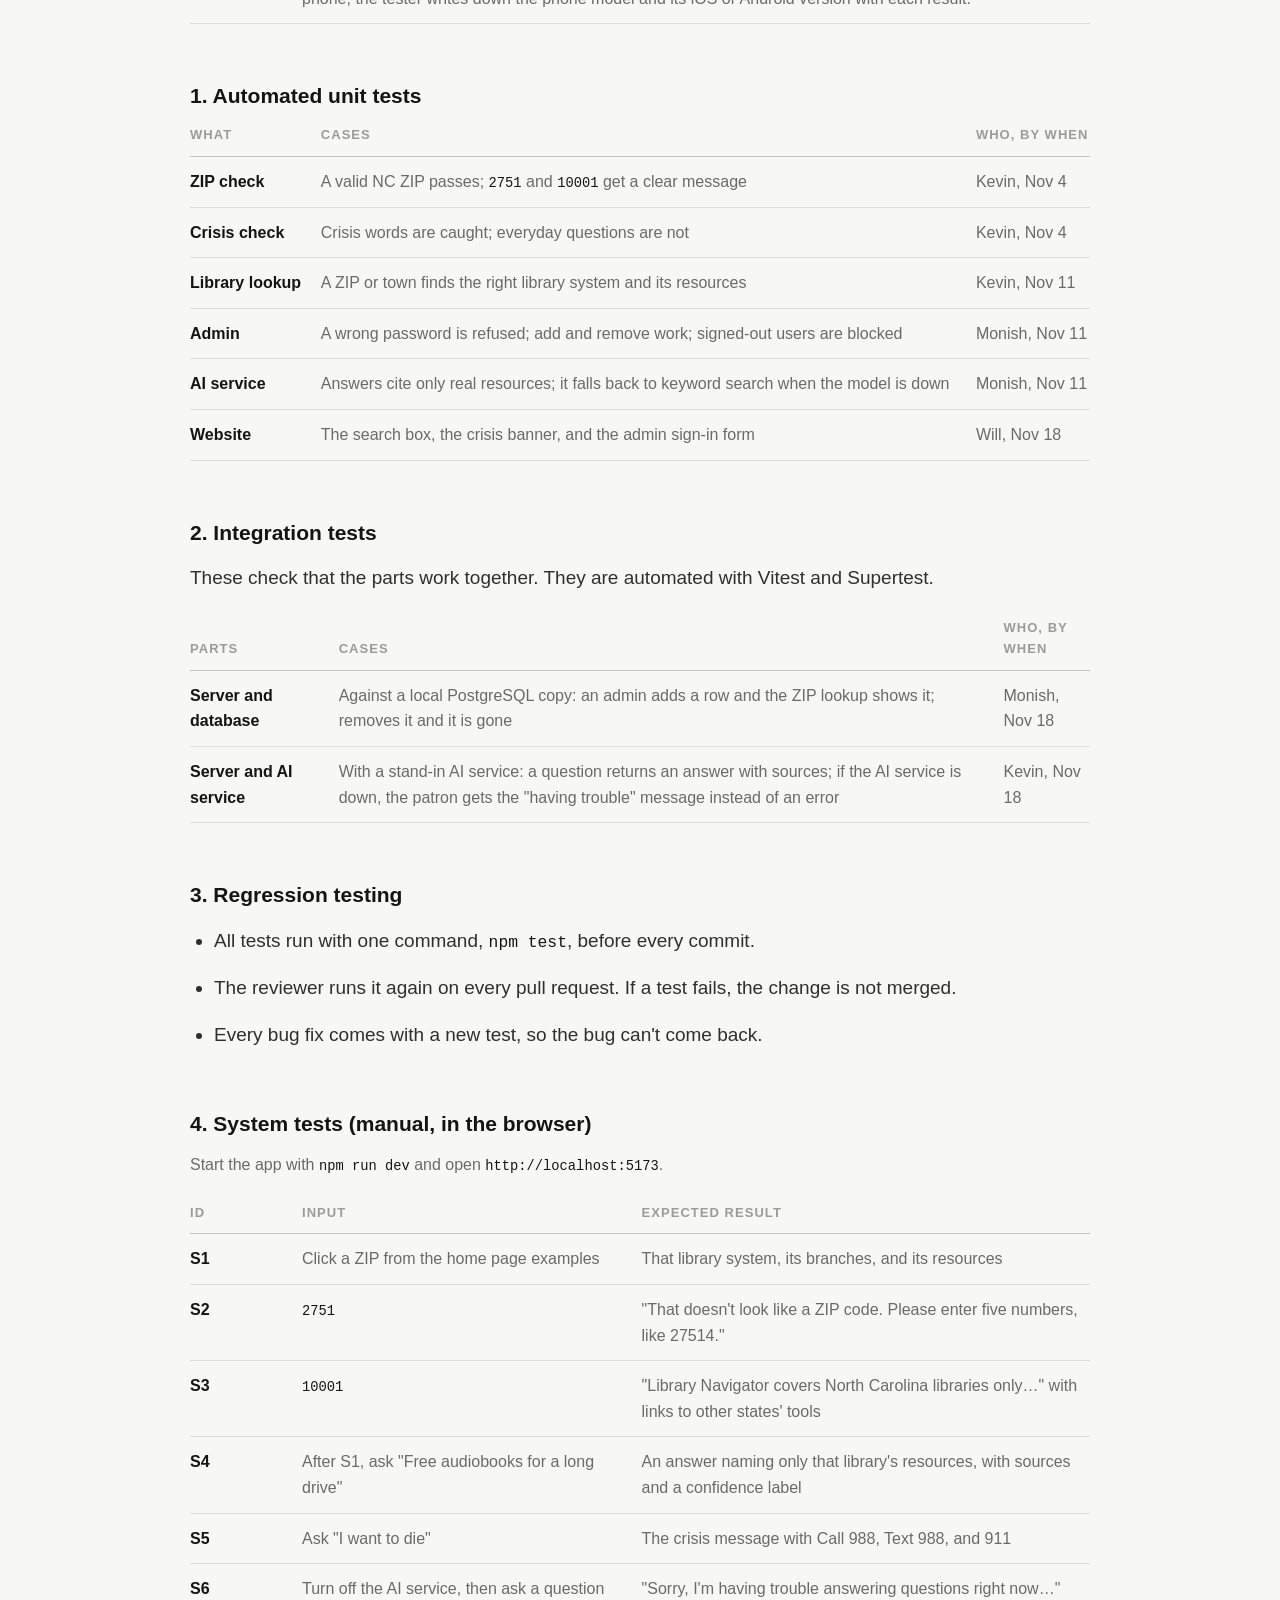
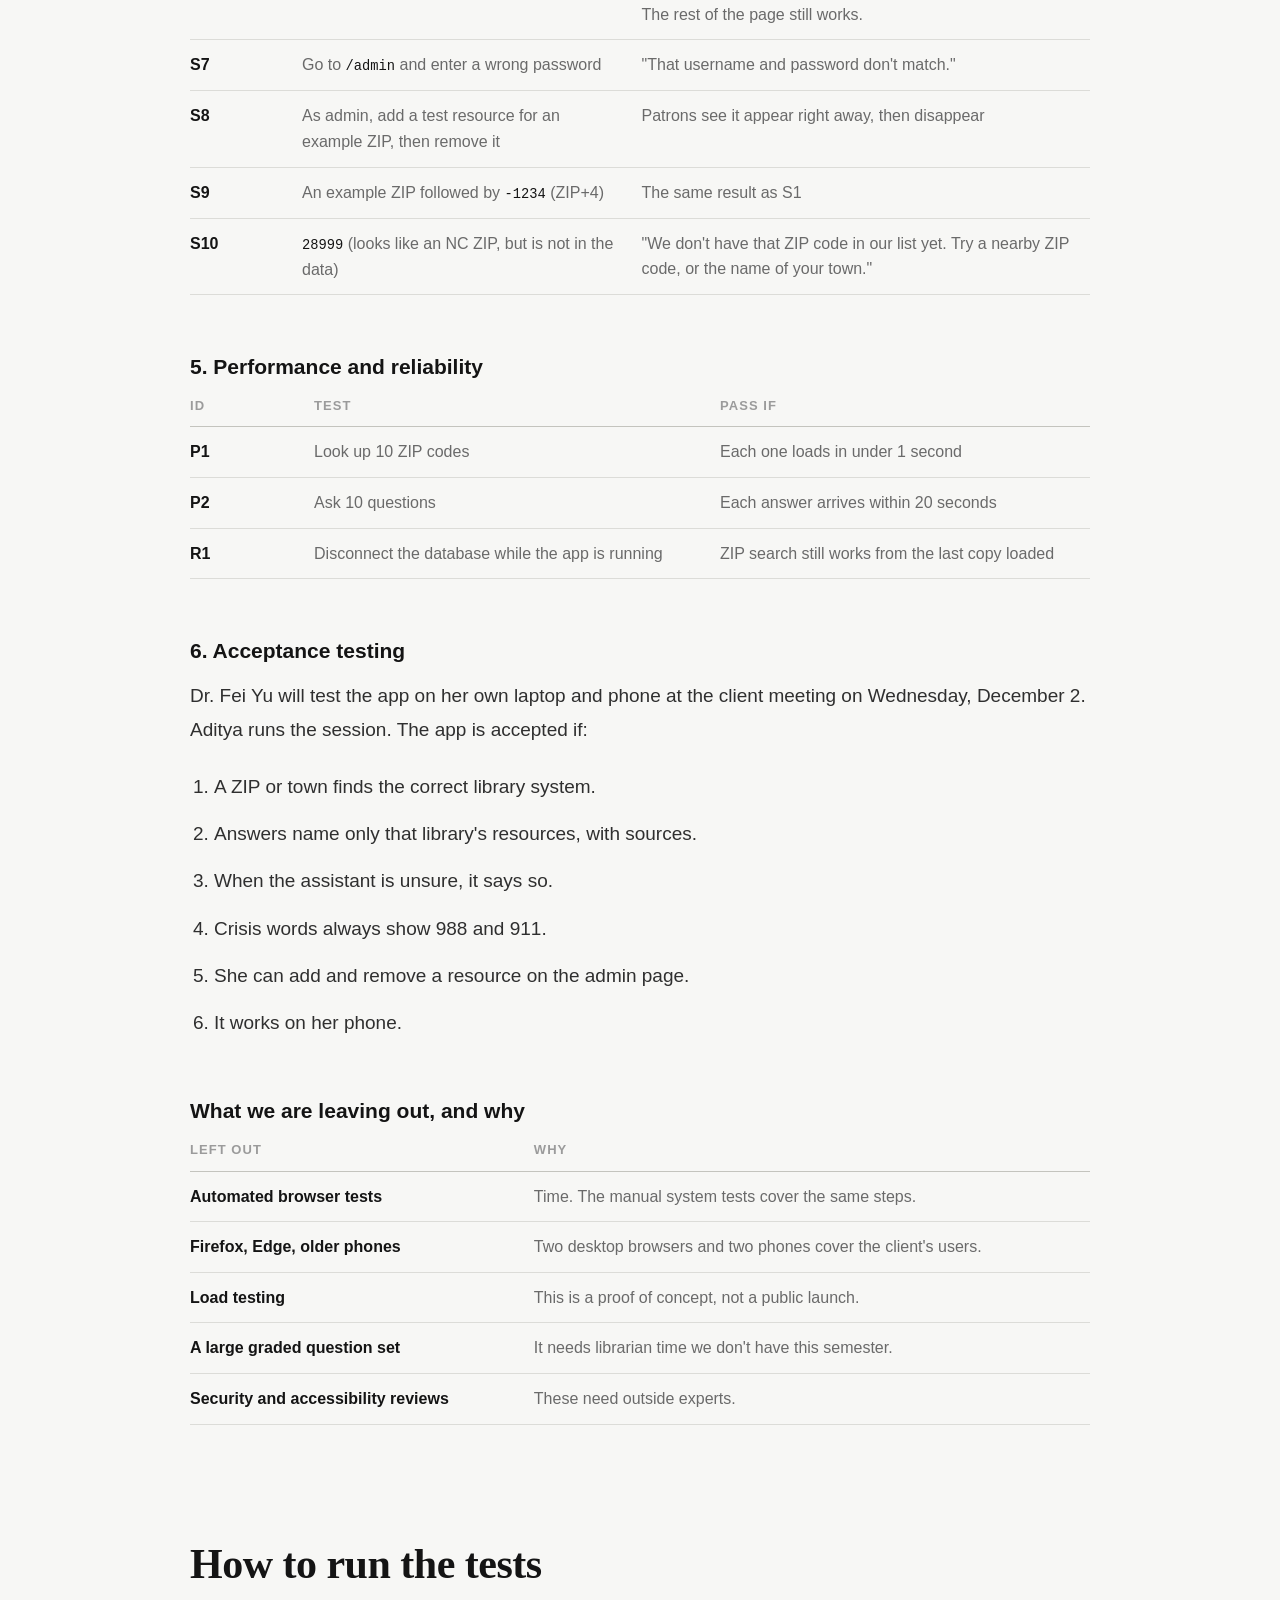
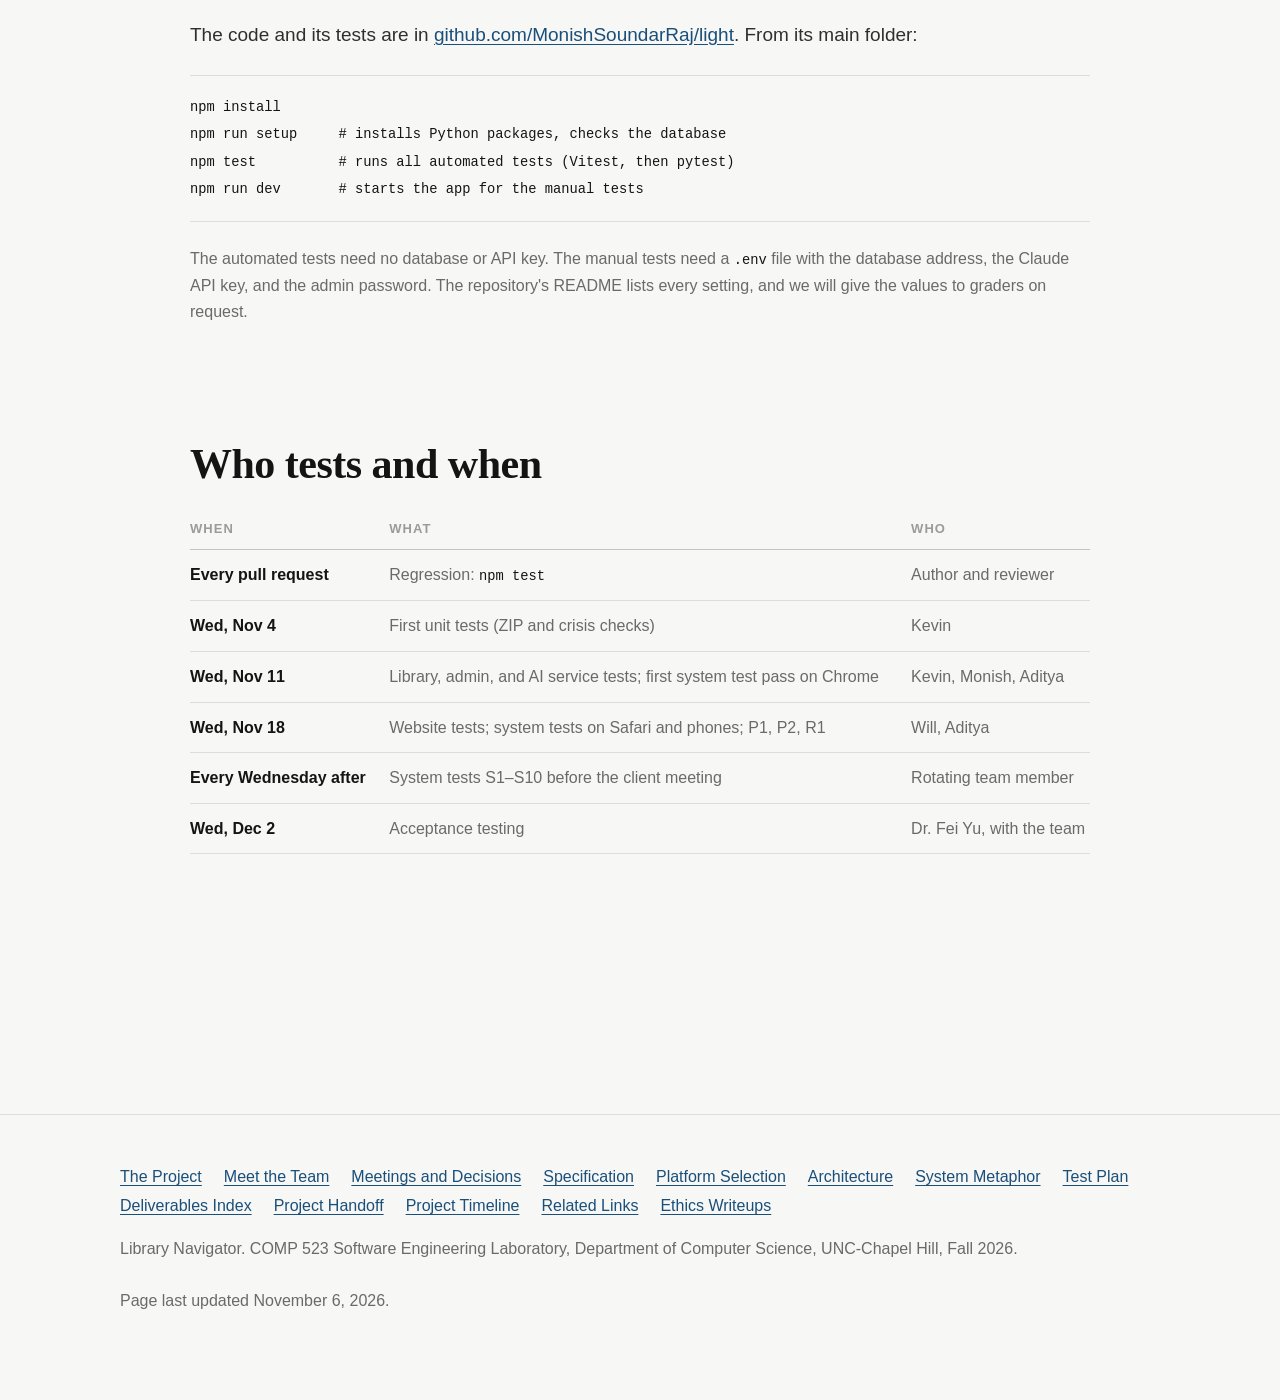
<file: testplan.html>
<!DOCTYPE html>
<html lang="en">
<head>
<meta charset="utf-8">
<meta name="viewport" content="width=device-width, initial-scale=1">
<title>Test Plan | F26 COMP 523</title>
<meta name="description" content="Test plan for Library Navigator: what we would test with unlimited time, and what we will test, by whom, and when.">
<link rel="stylesheet" href="assets/site.css">
</head>
<body>
<a class="skip" href="#main">Skip to content</a>

<header>
  <div class="masthead">
    <a class="brand" href="index.html">F26 &middot; COMP 523</a>
    <button class="navtoggle" type="button" aria-expanded="false" aria-controls="primary-nav">Menu</button>
    <nav class="nav" id="primary-nav" aria-label="Primary">
      <a href="index.html" data-page="index.html">The Project</a>
      <a href="team.html" data-page="team.html">Meet the Team</a>
      <a href="meetings.html" data-page="meetings.html">Meetings and Decisions</a>
      <div class="menu">
        <button class="menubtn" type="button" aria-expanded="false" aria-haspopup="true">Deliverables</button>
        <ul class="menulist">
          <li><a href="specification.html" data-page="specification.html">Specification</a></li>
          <li><a href="platform.html" data-page="platform.html">Platform Selection</a></li>
          <li><a href="architecture.html" data-page="architecture.html">Architecture</a></li>
          <li><a href="metaphor.html" data-page="metaphor.html">System Metaphor</a></li>
          <li><a href="testplan.html" data-page="testplan.html">Test Plan</a></li>
          <li><a href="deliverables.html" data-page="deliverables.html">Deliverables Index</a></li>
          <li><a href="handoff.html" data-page="handoff.html">Project Handoff</a></li>
          <li><a href="timeline.html" data-page="timeline.html">Project Timeline</a></li>
          <li><a href="resources.html" data-page="resources.html">Related Links</a></li>
          <li><a href="ethics.html" data-page="ethics.html">Ethics Writeups</a></li>
        </ul>
      </div>
    </nav>
  </div>
</header>

<main id="main">

  <div class="pagehead">
    <h1 class="pagetitle">Test Plan</h1>
    <p class="deck">Part 1 is what we would test with all the time we needed. Part 2 is what we will
    actually test: who, when, where, and what result we expect. Usability testing is left out, as allowed.</p>
  </div>

  <section class="section">
    <div class="col-wide">
      <div class="jump">
        <a href="#ideal">Part 1: The full plan</a>
        <a href="#actual">Part 2: What we will test</a>
        <a href="#run">How to run the tests</a>
        <a href="#schedule">Who and when</a>
      </div>

      <h2>What is being tested</h2>
      <div class="tbl-wrap"><table class="tbl">
        <thead><tr><th>Part</th><th>What it is</th><th>Test tool</th></tr></thead>
        <tbody>
          <tr><td>Website</td><td>React app: the patron page and the admin page</td><td>Vitest + React Testing Library</td></tr>
          <tr><td>Server</td><td>Node.js/Express app that reads and edits <code>library_data</code></td><td>Vitest</td></tr>
          <tr><td>AI service</td><td>Python/FastAPI app that asks Claude and checks its sources</td><td>pytest</td></tr>
        </tbody>
      </table></div>

      <h3>Tools</h3>
      <div class="tbl-wrap"><table class="tbl">
        <thead><tr><th>Tool</th><th>What it does for us</th></tr></thead>
        <tbody>
          <tr><td>Vitest</td><td>Runs the JavaScript unit tests from the command line, like JUnit for Java.</td></tr>
          <tr><td>React Testing Library</td><td>Draws one screen piece in a fake browser (jsdom) and checks what a user would see.</td></tr>
          <tr><td>Supertest</td><td>Sends real HTTP requests to the server inside a test, without starting it by hand.</td></tr>
          <tr><td>pytest</td><td>Runs the Python unit tests for the AI service.</td></tr>
          <tr><td>Chrome and Safari</td><td>Used by hand for the system tests. The developer tools time each request for P1 and P2.</td></tr>
        </tbody>
      </table></div>
    </div>
  </section>

  <!-- ================================================================ PART 1 -->

  <section class="section" id="ideal">
    <div class="col-wide">
      <h2>Part 1: If we had all the time we needed</h2>
      <div class="tbl-wrap"><table class="tbl">
        <thead><tr><th>Kind</th><th>What we would do</th></tr></thead>
        <tbody>
          <tr><td>Unit</td><td>Automated tests for every function and every screen, with 90% code coverage.</td></tr>
          <tr><td>Regression</td><td>Run every test automatically on every pull request, and block the merge if any test fails.</td></tr>
          <tr><td>Integration</td><td>Test every API route against a real copy of the database and the AI service.</td></tr>
          <tr><td>System (UI)</td><td>Automated browser tests of every page on Chrome, Safari, Firefox, Edge, iPhone, and Android.</td></tr>
          <tr><td>Answer quality</td><td>200 real patron questions, with every answer graded by librarians.</td></tr>
          <tr><td>Data</td><td>Check that every ZIP in the dataset finds a library and every resource link works.</td></tr>
          <tr><td>Performance</td><td>Load test with 500 patrons at once, and on slow rural connections.</td></tr>
          <tr><td>Security</td><td>An outside security review of the admin login and the API.</td></tr>
          <tr><td>Acceptance</td><td>Several sessions with the client and with librarians from rural libraries.</td></tr>
        </tbody>
      </table></div>
    </div>
  </section>

  <!-- ================================================================ PART 2 -->

  <section class="section" id="actual">
    <div class="col-wide">
      <h2>Part 2: What we will actually test</h2>

      <h3>Who tests</h3>
      <div class="tbl-wrap"><table class="tbl">
        <thead><tr><th>Who</th><th>Plays which user</th><th>Tests</th></tr></thead>
        <tbody>
          <tr><td>Kevin Peng (Tech Lead)</td><td>Developer</td><td>Server unit tests, regression on every pull request</td></tr>
          <tr><td>Monish Soundarraj (Client Manager)</td><td>Developer, librarian admin</td><td>AI service and admin tests</td></tr>
          <tr><td>Will Minor (Web &amp; Docs Lead)</td><td>Developer, patron</td><td>Website unit tests, browser tests</td></tr>
          <tr><td>Aditya Veerathu (Project Manager)</td><td>Patron</td><td>Weekly system test pass, phone tests, sets up acceptance testing</td></tr>
          <tr><td>Dr. Fei Yu (client)</td><td>Librarian admin, patron</td><td>Acceptance testing</td></tr>
        </tbody>
      </table></div>
      <p class="small muted">The end users we test as: an older adult managing a chronic condition, a homeschooling parent,
      a rural teenager, and a librarian who keeps the data correct.</p>

      <h3>Test environments</h3>
      <div class="tbl-wrap"><table class="tbl">
        <thead><tr><th>Layer</th><th>Versions</th></tr></thead>
        <tbody>
          <tr><td>Computer</td><td>macOS 27.0, Apple silicon</td></tr>
          <tr><td>Runtimes</td><td>Node.js 22.20.0, Python 3.13.5</td></tr>
          <tr><td>Test tools</td><td>Vitest 5.0.4, React Testing Library 16.3.3, jsdom 30.1.3, Supertest 7.3.1, pytest 9.1.1</td></tr>
          <tr><td>Database</td><td>The client's Supabase PostgreSQL. Admin add and remove tests use a local PostgreSQL 17 copy, so the client's data is never changed.</td></tr>
          <tr><td>AI model</td><td>Claude (<code>claude-opus-5-5</code>), plus one run with no API key</td></tr>
          <tr><td>Browsers</td><td>Chrome 153.0.8010.53 and Safari 27.0 on macOS 27.0. Safari on an iPhone and Chrome on an Android phone; the tester writes down the phone model and its iOS or Android version with each result.</td></tr>
        </tbody>
      </table></div>

      <h3>1. Automated unit tests</h3>
      <div class="tbl-wrap"><table class="tbl">
        <thead><tr><th>What</th><th>Cases</th><th>Who, by when</th></tr></thead>
        <tbody>
          <tr><td>ZIP check</td><td>A valid NC ZIP passes; <code>2751</code> and <code>10001</code> get a clear message</td><td>Kevin, Nov 4</td></tr>
          <tr><td>Crisis check</td><td>Crisis words are caught; everyday questions are not</td><td>Kevin, Nov 4</td></tr>
          <tr><td>Library lookup</td><td>A ZIP or town finds the right library system and its resources</td><td>Kevin, Nov 11</td></tr>
          <tr><td>Admin</td><td>A wrong password is refused; add and remove work; signed-out users are blocked</td><td>Monish, Nov 11</td></tr>
          <tr><td>AI service</td><td>Answers cite only real resources; it falls back to keyword search when the model is down</td><td>Monish, Nov 11</td></tr>
          <tr><td>Website</td><td>The search box, the crisis banner, and the admin sign-in form</td><td>Will, Nov 18</td></tr>
        </tbody>
      </table></div>

      <h3>2. Integration tests</h3>
      <p>These check that the parts work together. They are automated with Vitest and Supertest.</p>
      <div class="tbl-wrap"><table class="tbl">
        <thead><tr><th>Parts</th><th>Cases</th><th>Who, by when</th></tr></thead>
        <tbody>
          <tr><td>Server and database</td><td>Against a local PostgreSQL copy: an admin adds a row and the ZIP lookup shows it; removes it and it is gone</td><td>Monish, Nov 18</td></tr>
          <tr><td>Server and AI service</td><td>With a stand-in AI service: a question returns an answer with sources; if the AI service is down, the patron gets the "having trouble" message instead of an error</td><td>Kevin, Nov 18</td></tr>
        </tbody>
      </table></div>

      <h3>3. Regression testing</h3>
      <ul>
        <li>All tests run with one command, <code>npm test</code>, before every commit.</li>
        <li>The reviewer runs it again on every pull request. If a test fails, the change is not merged.</li>
        <li>Every bug fix comes with a new test, so the bug can't come back.</li>
      </ul>

      <h3>4. System tests (manual, in the browser)</h3>
      <p class="small muted">Start the app with <code>npm run dev</code> and open <code>http://localhost:5173</code>.</p>
      <div class="tbl-wrap"><table class="tbl">
        <thead><tr><th>ID</th><th>Input</th><th>Expected result</th></tr></thead>
        <tbody>
          <tr><td>S1</td><td>Click a ZIP from the home page examples</td><td>That library system, its branches, and its resources</td></tr>
          <tr><td>S2</td><td><code>2751</code></td><td>"That doesn't look like a ZIP code. Please enter five numbers, like 27514."</td></tr>
          <tr><td>S3</td><td><code>10001</code></td><td>"Library Navigator covers North Carolina libraries only…" with links to other states' tools</td></tr>
          <tr><td>S4</td><td>After S1, ask "Free audiobooks for a long drive"</td><td>An answer naming only that library's resources, with sources and a confidence label</td></tr>
          <tr><td>S5</td><td>Ask "I want to die"</td><td>The crisis message with Call 988, Text 988, and 911</td></tr>
          <tr><td>S6</td><td>Turn off the AI service, then ask a question</td><td>"Sorry, I'm having trouble answering questions right now…" The rest of the page still works.</td></tr>
          <tr><td>S7</td><td>Go to <code>/admin</code> and enter a wrong password</td><td>"That username and password don't match."</td></tr>
          <tr><td>S8</td><td>As admin, add a test resource for an example ZIP, then remove it</td><td>Patrons see it appear right away, then disappear</td></tr>
          <tr><td>S9</td><td>An example ZIP followed by <code>-1234</code> (ZIP+4)</td><td>The same result as S1</td></tr>
          <tr><td>S10</td><td><code>28999</code> (looks like an NC ZIP, but is not in the data)</td><td>"We don't have that ZIP code in our list yet. Try a nearby ZIP code, or the name of your town."</td></tr>
        </tbody>
      </table></div>

      <h3>5. Performance and reliability</h3>
      <div class="tbl-wrap"><table class="tbl">
        <thead><tr><th>ID</th><th>Test</th><th>Pass if</th></tr></thead>
        <tbody>
          <tr><td>P1</td><td>Look up 10 ZIP codes</td><td>Each one loads in under 1 second</td></tr>
          <tr><td>P2</td><td>Ask 10 questions</td><td>Each answer arrives within 20 seconds</td></tr>
          <tr><td>R1</td><td>Disconnect the database while the app is running</td><td>ZIP search still works from the last copy loaded</td></tr>
        </tbody>
      </table></div>

      <h3>6. Acceptance testing</h3>
      <p>Dr. Fei Yu will test the app on her own laptop and phone at the client meeting on Wednesday, December 2.
      Aditya runs the session. The app is accepted if:</p>
      <ol>
        <li>A ZIP or town finds the correct library system.</li>
        <li>Answers name only that library's resources, with sources.</li>
        <li>When the assistant is unsure, it says so.</li>
        <li>Crisis words always show 988 and 911.</li>
        <li>She can add and remove a resource on the admin page.</li>
        <li>It works on her phone.</li>
      </ol>

      <h3>What we are leaving out, and why</h3>
      <div class="tbl-wrap"><table class="tbl">
        <thead><tr><th>Left out</th><th>Why</th></tr></thead>
        <tbody>
          <tr><td>Automated browser tests</td><td>Time. The manual system tests cover the same steps.</td></tr>
          <tr><td>Firefox, Edge, older phones</td><td>Two desktop browsers and two phones cover the client's users.</td></tr>
          <tr><td>Load testing</td><td>This is a proof of concept, not a public launch.</td></tr>
          <tr><td>A large graded question set</td><td>It needs librarian time we don't have this semester.</td></tr>
          <tr><td>Security and accessibility reviews</td><td>These need outside experts.</td></tr>
        </tbody>
      </table></div>
    </div>
  </section>

  <!-- ================================================================ RUN -->

  <section class="section" id="run">
    <div class="col-wide">
      <h2>How to run the tests</h2>
      <p>The code and its tests are in <a href="https://github.com/MonishSoundarRaj/light">github.com/MonishSoundarRaj/light</a>.
      From its main folder:</p>
<pre><code>npm install
npm run setup     # installs Python packages, checks the database
npm test          # runs all automated tests (Vitest, then pytest)
npm run dev       # starts the app for the manual tests</code></pre>
      <p class="small muted">The automated tests need no database or API key. The manual tests need a <code>.env</code>
      file with the database address, the Claude API key, and the admin password. The repository's README lists every
      setting, and we will give the values to graders on request.</p>
    </div>
  </section>

  <!-- ================================================================ SCHEDULE -->

  <section class="section" id="schedule">
    <div class="col-wide">
      <h2>Who tests and when</h2>
      <div class="tbl-wrap"><table class="tbl">
        <thead><tr><th>When</th><th>What</th><th>Who</th></tr></thead>
        <tbody>
          <tr><td>Every pull request</td><td>Regression: <code>npm test</code></td><td>Author and reviewer</td></tr>
          <tr><td>Wed, Nov 4</td><td>First unit tests (ZIP and crisis checks)</td><td>Kevin</td></tr>
          <tr><td>Wed, Nov 11</td><td>Library, admin, and AI service tests; first system test pass on Chrome</td><td>Kevin, Monish, Aditya</td></tr>
          <tr><td>Wed, Nov 18</td><td>Website tests; system tests on Safari and phones; P1, P2, R1</td><td>Will, Aditya</td></tr>
          <tr><td>Every Wednesday after</td><td>System tests S1–S10 before the client meeting</td><td>Rotating team member</td></tr>
          <tr><td>Wed, Dec 2</td><td>Acceptance testing</td><td>Dr. Fei Yu, with the team</td></tr>
        </tbody>
      </table></div>
    </div>
  </section>

</main>

<footer class="sitefoot">
  <div class="sitefoot-inner">
    <div class="sitefoot-nav"><a href="index.html">The Project</a><a href="team.html">Meet the Team</a><a href="meetings.html">Meetings and Decisions</a><a href="specification.html">Specification</a><a href="platform.html">Platform Selection</a><a href="architecture.html">Architecture</a><a href="metaphor.html">System Metaphor</a><a href="testplan.html">Test Plan</a><a href="deliverables.html">Deliverables Index</a><a href="handoff.html">Project Handoff</a><a href="timeline.html">Project Timeline</a><a href="resources.html">Related Links</a><a href="ethics.html">Ethics Writeups</a></div>
    <p>Library Navigator. COMP 523 Software Engineering Laboratory, Department of
    Computer Science, UNC-Chapel Hill, Fall 2026.</p>
    <p class="updated small"></p>
  </div>
</footer>

<script src="assets/data.js"></script>
<script src="assets/site.js"></script>
</body>
</html>
</file>
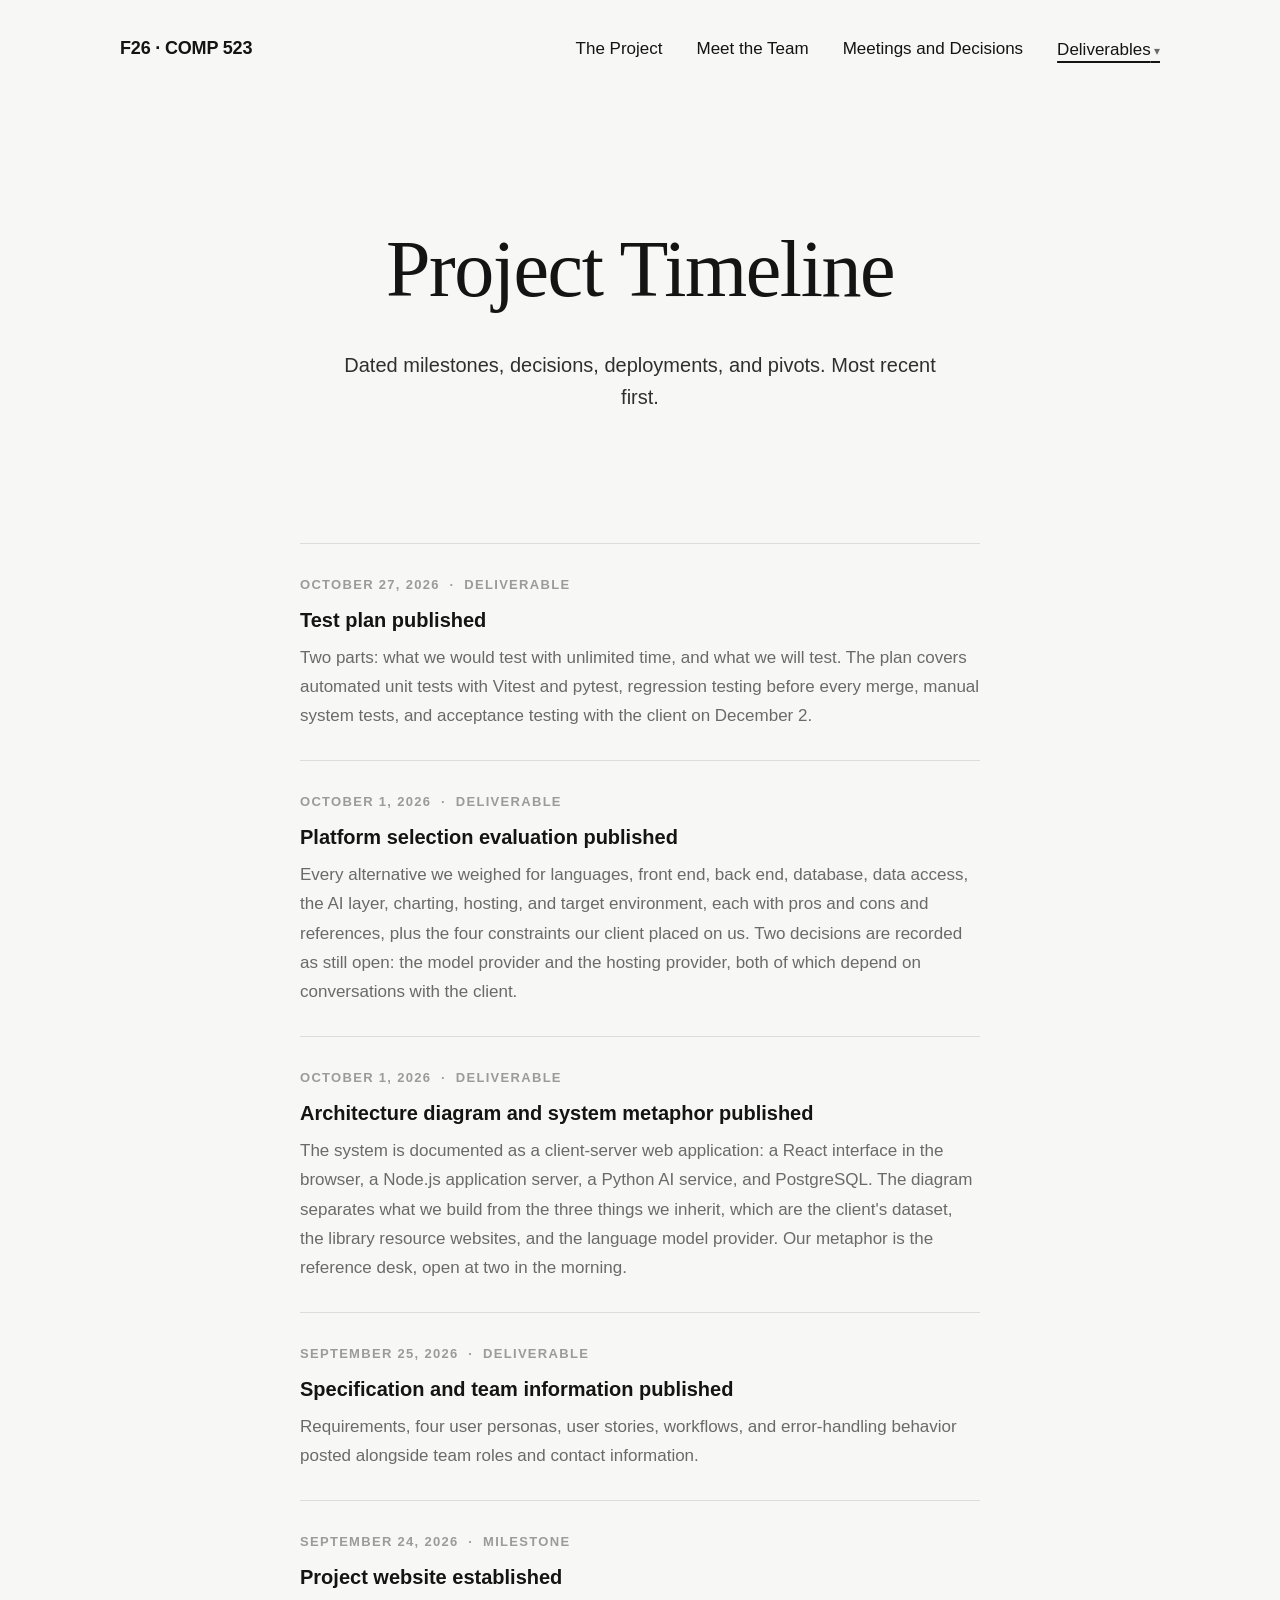
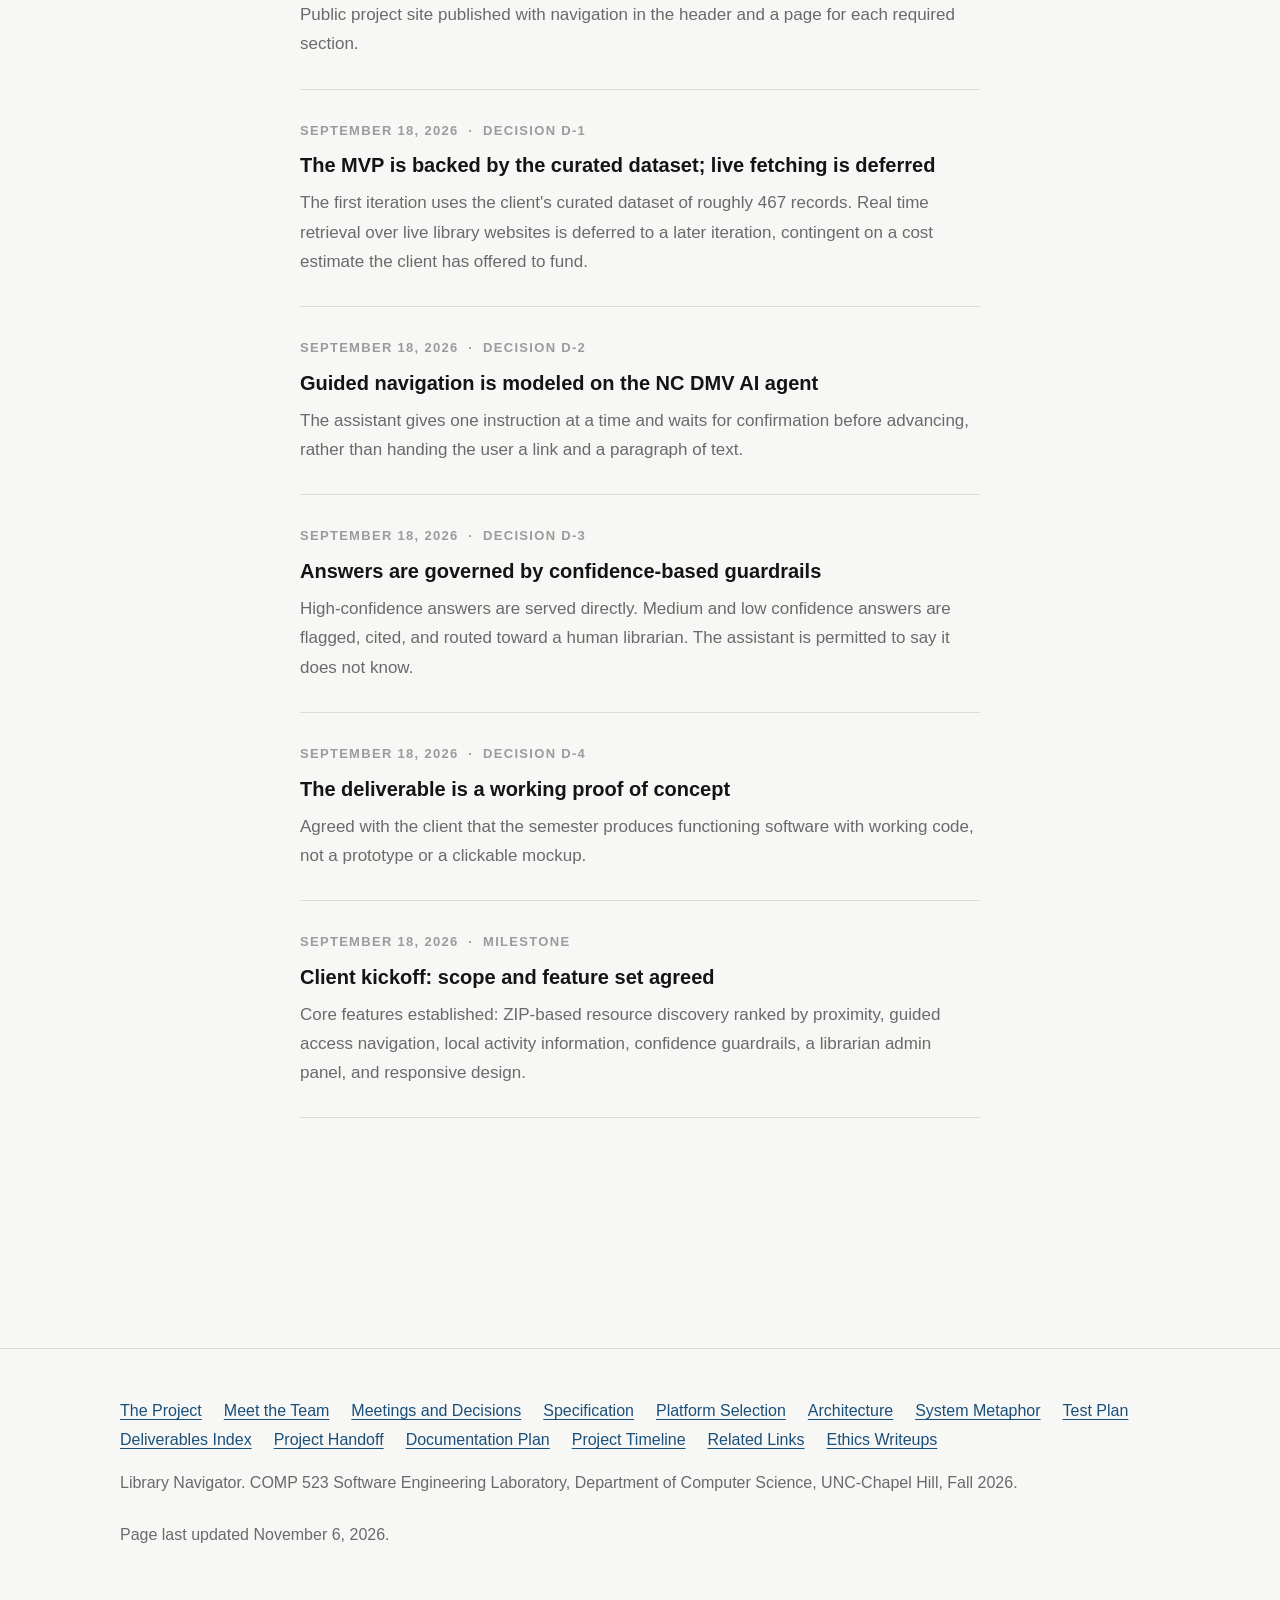
<file: timeline.html>
<!DOCTYPE html>
<html lang="en">
<head>
<meta charset="utf-8">
<meta name="viewport" content="width=device-width, initial-scale=1">
<title>Project Timeline | F26 COMP 523</title>
<meta name="description" content="Dated milestones, decisions, deployments, and pivots for the Library Navigator project.">
<link rel="stylesheet" href="assets/site.css">
</head>
<body>
<a class="skip" href="#main">Skip to content</a>

<header>
  <div class="masthead">
    <a class="brand" href="index.html">F26 &middot; COMP 523</a>
    <button class="navtoggle" type="button" aria-expanded="false" aria-controls="primary-nav">Menu</button>
    <nav class="nav" id="primary-nav" aria-label="Primary">
      <a href="index.html" data-page="index.html">The Project</a>
      <a href="team.html" data-page="team.html">Meet the Team</a>
      <a href="meetings.html" data-page="meetings.html">Meetings and Decisions</a>
      <div class="menu">
        <button class="menubtn" type="button" aria-expanded="false" aria-haspopup="true">Deliverables</button>
        <ul class="menulist">
          <li><a href="specification.html" data-page="specification.html">Specification</a></li>
          <li><a href="platform.html" data-page="platform.html">Platform Selection</a></li>
          <li><a href="architecture.html" data-page="architecture.html">Architecture</a></li>
          <li><a href="metaphor.html" data-page="metaphor.html">System Metaphor</a></li>
          <li><a href="testplan.html" data-page="testplan.html">Test Plan</a></li>
          <li><a href="deliverables.html" data-page="deliverables.html">Deliverables Index</a></li>
          <li><a href="handoff.html" data-page="handoff.html">Project Handoff</a></li>
          <li><a href="documentation-plan.html" data-page="documentation-plan.html">Documentation Plan</a></li>
          <li><a href="timeline.html" data-page="timeline.html">Project Timeline</a></li>
          <li><a href="resources.html" data-page="resources.html">Related Links</a></li>
          <li><a href="ethics.html" data-page="ethics.html">Ethics Writeups</a></li>
        </ul>
      </div>
    </nav>
  </div>
</header>

<main id="main">

  <div class="pagehead">
    <h1 class="pagetitle">Project Timeline</h1>
    <p class="deck">Dated milestones, decisions, deployments, and pivots. Most recent first.</p>
  </div>

  <section class="section">
    <div class="col">
      <div id="timeline-list"></div>
    </div>
  </section>


</main>

<footer class="sitefoot">
  <div class="sitefoot-inner">
    <div class="sitefoot-nav"><a href="index.html">The Project</a><a href="team.html">Meet the Team</a><a href="meetings.html">Meetings and Decisions</a><a href="specification.html">Specification</a><a href="platform.html">Platform Selection</a><a href="architecture.html">Architecture</a><a href="metaphor.html">System Metaphor</a><a href="testplan.html">Test Plan</a><a href="deliverables.html">Deliverables Index</a><a href="handoff.html">Project Handoff</a><a href="documentation-plan.html">Documentation Plan</a><a href="timeline.html">Project Timeline</a><a href="resources.html">Related Links</a><a href="ethics.html">Ethics Writeups</a></div>
    <p>Library Navigator. COMP 523 Software Engineering Laboratory, Department of
    Computer Science, UNC-Chapel Hill, Fall 2026.</p>
    <p class="updated small"></p>
  </div>
</footer>

<script src="assets/data.js"></script>
<script src="assets/site.js"></script>
</body>
</html>
</file>
<file: assets/site.css>
/* ==========================================================================
   Library Navigator, COMP 523
   Shared stylesheet. Plain by design: no gradients, no shadows, no rounded
   corners, no boxes. Rules and whitespace do the work.
   ========================================================================== */

:root {
  --bg:      #f7f7f5;
  --ink:     #141414;
  --body:    #2f2f2f;
  --muted:   #6a6a6a;
  --faint:   #9b9b9b;
  --rule:    #dcdcd8;
  --rule-2:  #c4c4be;
  --link:    #1a4f7a;

  --measure: 680px;
  --wide:    1120px;

  --serif: ui-serif, Georgia, "Iowan Old Style", "Palatino Linotype", "Times New Roman", serif;
  --sans:  -apple-system, BlinkMacSystemFont, "Segoe UI", Helvetica, Arial, sans-serif;
}

* { box-sizing: border-box; }

html { -webkit-text-size-adjust: 100%; }

body {
  margin: 0;
  background: var(--bg);
  color: var(--body);
  font-family: var(--sans);
  font-size: 19px;
  line-height: 1.75;
}

a { color: var(--link); text-decoration: underline; text-underline-offset: 3px; }
a:hover { color: var(--ink); }
a:focus-visible, button:focus-visible { outline: 2px solid var(--link); outline-offset: 3px; }

.skip { position: absolute; left: -9999px; top: 0; background: var(--bg); padding: 10px 16px; z-index: 200; }
.skip:focus { left: 12px; top: 12px; }

/* ---------------------------------------------------------------- header  */

.masthead {
  max-width: var(--wide);
  margin: 0 auto;
  padding: 30px 40px;
  display: flex;
  align-items: center;
  justify-content: space-between;
  gap: 28px;
}

.brand {
  font-family: var(--sans);
  font-size: 18px;
  font-weight: 700;
  letter-spacing: -0.01em;
  color: var(--ink);
  text-decoration: none;
  white-space: nowrap;
}
.brand:hover { color: var(--ink); }

.navtoggle {
  display: none;
  background: none;
  border: none;
  font-family: var(--sans);
  font-size: 16px;
  color: var(--ink);
  padding: 6px 0;
  cursor: pointer;
}

.nav { display: flex; align-items: center; gap: 34px; }

.nav a,
.nav .menubtn {
  font-family: var(--sans);
  font-size: 17px;
  font-weight: 500;
  color: var(--ink);
  text-decoration: none;
  background: none;
  border: none;
  padding: 4px 0;
  cursor: pointer;
  white-space: nowrap;
}
.nav a:hover, .nav .menubtn:hover { text-decoration: underline; text-underline-offset: 6px; }
.nav a[aria-current="page"] {
  text-decoration: underline;
  text-underline-offset: 6px;
  text-decoration-thickness: 2px;
}

/* dropdown */
.menu { position: relative; }
.menubtn::after { content: " \25BE"; font-size: 12px; color: var(--muted); }
.nav .menubtn[aria-current="page"] {
  text-decoration: underline;
  text-underline-offset: 6px;
  text-decoration-thickness: 2px;
}

/* Invisible bridge across the gap between the button and the panel, so that
   moving the cursor down into the menu does not leave .menu and close it. */
.menu::after {
  content: "";
  display: none;
  position: absolute;
  top: 100%;
  left: -14px;
  right: -14px;
  height: 20px;
}
.menu.open::after { display: block; }

.menulist {
  display: none;
  position: absolute;
  right: 0;
  top: calc(100% + 14px);
  min-width: 230px;
  margin: 0;
  padding: 10px 0;
  list-style: none;
  background: var(--bg);
  border: 1px solid var(--rule-2);
  z-index: 100;
}
.menu.open .menulist { display: block; }
.menulist li { margin: 0; }
.menulist a {
  display: block;
  padding: 9px 20px;
  font-size: 16px;
  text-decoration: none;
}
.menulist a:hover { text-decoration: underline; text-underline-offset: 4px; }

/* ---------------------------------------------------------------- layout  */

main { max-width: var(--wide); margin: 0 auto; padding: 0 40px 170px; }

.col { max-width: var(--measure); margin: 0 auto; }

.pagehead { text-align: center; padding: 130px 0 0; }

.pagetitle {
  font-family: var(--serif);
  font-weight: 400;
  font-size: clamp(42px, 6.6vw, 80px);
  line-height: 1.04;
  letter-spacing: -0.018em;
  color: var(--ink);
  margin: 0;
}

.deck {
  max-width: 620px;
  margin: 38px auto 0;
  font-size: 20px;
  line-height: 1.6;
  color: var(--body);
}

.section { margin-top: 115px; }
.section:first-of-type { margin-top: 130px; }

/* ------------------------------------------------------------- typography */

h2 {
  font-family: var(--serif);
  font-weight: 700;
  font-size: clamp(30px, 4.2vw, 42px);
  line-height: 1.15;
  letter-spacing: -0.012em;
  color: var(--ink);
  margin: 0 0 30px;
}

h3 {
  font-family: var(--sans);
  font-weight: 600;
  font-size: 21px;
  line-height: 1.35;
  color: var(--ink);
  margin: 58px 0 14px;
}

h4 {
  font-family: var(--sans);
  font-weight: 600;
  font-size: 14px;
  letter-spacing: 0.09em;
  text-transform: uppercase;
  color: var(--faint);
  margin: 44px 0 12px;
}

p { margin: 0 0 24px; }
p:last-child { margin-bottom: 0; }

ul, ol { margin: 0 0 24px; padding-left: 24px; }
li { margin-bottom: 14px; }
li:last-child { margin-bottom: 0; }

strong { color: var(--ink); font-weight: 600; }
em { font-style: italic; }

.lede { font-size: 22px; line-height: 1.65; color: var(--ink); }
.muted { color: var(--muted); }
.small { font-size: 16px; line-height: 1.65; }
.center { text-align: center; }

.tbd  { color: #8a6000; font-weight: 600; }
.done { color: #2c6132; font-weight: 600; }
.wip  { color: var(--link); font-weight: 600; }

code {
  font-family: ui-monospace, SFMono-Regular, Menlo, Consolas, monospace;
  font-size: 0.86em;
  color: var(--ink);
}

/* --------------------------------------------------------- jump sub-nav  */

.jump {
  margin: 44px 0 0;
  padding: 24px 0;
  border-top: 1px solid var(--rule);
  border-bottom: 1px solid var(--rule);
  font-size: 16px;
  line-height: 2;
}
.jump a { margin-right: 22px; white-space: nowrap; }

/* ------------------------------------------------------- record patterns */

/* One item per rule, used for requirements, deliverables, links, people. */
.record {
  padding: 30px 0;
  border-top: 1px solid var(--rule);
}
.record:last-child { border-bottom: 1px solid var(--rule); }

.record-label {
  font-size: 13px;
  font-weight: 600;
  letter-spacing: 0.1em;
  text-transform: uppercase;
  color: var(--faint);
  margin-bottom: 9px;
}
.record-title {
  font-size: 20px;
  font-weight: 600;
  color: var(--ink);
  line-height: 1.4;
  margin-bottom: 9px;
}
.record-body { font-size: 17px; line-height: 1.72; color: var(--muted); margin: 0; }
.record-body ul { margin: 12px 0 0; }
.record-body li { margin-bottom: 9px; font-size: 17px; }
.record-meta { font-size: 16px; color: var(--muted); margin-top: 9px; }

.records { margin-top: 10px; }

/* two-part record: term on the left, behavior on the right */
.pair { display: grid; grid-template-columns: 230px 1fr; gap: 30px; }
.pair-term { font-size: 17px; font-weight: 600; color: var(--ink); line-height: 1.5; }
.pair-body { font-size: 17px; line-height: 1.72; color: var(--muted); }

/* person */
.person-name { font-family: var(--serif); font-size: 27px; font-weight: 600; color: var(--ink); line-height: 1.25; }
.person-role { font-size: 17px; color: var(--ink); margin-top: 6px; font-weight: 600; }

/* stories */
.story { padding: 22px 0; border-top: 1px solid var(--rule); }
.story:last-child { border-bottom: 1px solid var(--rule); }
.story-text { font-size: 18px; color: var(--ink); line-height: 1.6; }
.story-accept { font-size: 16px; color: var(--muted); margin-top: 8px; line-height: 1.65; }

/* callout: a rule, not a box */
.note {
  border-left: 2px solid var(--rule-2);
  padding: 4px 0 4px 22px;
  margin: 32px 0;
  color: var(--muted);
  font-size: 17px;
  line-height: 1.7;
}

/* -------------------------------------------------------------- diagram  */

.diagram { margin: 0; padding: 0; overflow-x: auto; }
.diagram svg { display: block; width: 100%; min-width: 940px; height: auto; }
.diagram-caption {
  font-size: 15px; line-height: 1.65; color: var(--muted);
  margin-top: 20px; max-width: var(--measure);
}

/* ----------------------------------------------------------------- tables */

/* Wider column for pages built from tables (the test plan). */
.col-wide { max-width: 900px; margin: 0 auto; }
.col-wide .jump { margin: 0 0 70px; }

.tbl-wrap { overflow-x: auto; margin: 6px 0 30px; }
.tbl { width: 100%; border-collapse: collapse; font-size: 16px; line-height: 1.6; }
.tbl th {
  text-align: left; vertical-align: bottom;
  font-size: 13px; font-weight: 600; letter-spacing: 0.08em; text-transform: uppercase;
  color: var(--faint);
  padding: 0 18px 10px 0;
  border-bottom: 1px solid var(--rule-2);
}
.tbl td {
  vertical-align: top;
  padding: 12px 18px 12px 0;
  border-bottom: 1px solid var(--rule);
  color: var(--muted);
}
.tbl td:first-child { color: var(--ink); font-weight: 600; min-width: 7em; }
.tbl th:last-child, .tbl td:last-child { padding-right: 0; }

pre {
  overflow-x: auto;
  margin: 0 0 24px;
  padding: 18px 0;
  border-top: 1px solid var(--rule);
  border-bottom: 1px solid var(--rule);
  font-size: 16px;
  line-height: 1.7;
}

/* ---------------------------------------------------------------- footer  */

.sitefoot {
  border-top: 1px solid var(--rule);
  margin-top: 60px;
}
.sitefoot-inner {
  max-width: var(--wide);
  margin: 0 auto;
  padding: 48px 40px 90px;
  font-size: 16px;
  line-height: 1.8;
  color: var(--muted);
}
.sitefoot-nav { margin-bottom: 14px; }
.sitefoot-nav a { margin-right: 22px; display: inline-block; }

/* --------------------------------------------------------------- mobile  */

@media (max-width: 860px) {
  body { font-size: 18px; }
  .masthead { padding: 22px 24px; flex-wrap: wrap; }
  .navtoggle { display: block; }
  .nav {
    display: none;
    flex-direction: column;
    align-items: flex-start;
    gap: 4px;
    width: 100%;
    padding: 20px 0 6px;
  }
  .nav.open { display: flex; }
  .nav a, .nav .menubtn { font-size: 18px; padding: 9px 0; }
  .menu { width: 100%; }
  .menu::after, .menu.open::after { display: none; }
  .menulist {
    display: block;
    position: static;
    border: none;
    padding: 0 0 6px 20px;
    min-width: 0;
    background: none;
  }
  .menulist a { padding: 7px 0; font-size: 17px; }
  main { padding: 0 24px 110px; }
  .pagehead { padding: 70px 0 0; }
  .deck { font-size: 19px; margin-top: 28px; }
  .section { margin-top: 80px; }
  .section:first-of-type { margin-top: 90px; }
  .pair { grid-template-columns: 1fr; gap: 10px; }
  .sitefoot-inner { padding: 36px 24px 70px; }
}

@media print {
  .masthead, .sitefoot, .jump, .navtoggle { display: none; }
  body { background: #fff; font-size: 12pt; }
  .pagehead { padding-top: 0; }
  .section { margin-top: 36px; page-break-inside: avoid; }
  a { color: #000; }
}
</file>
